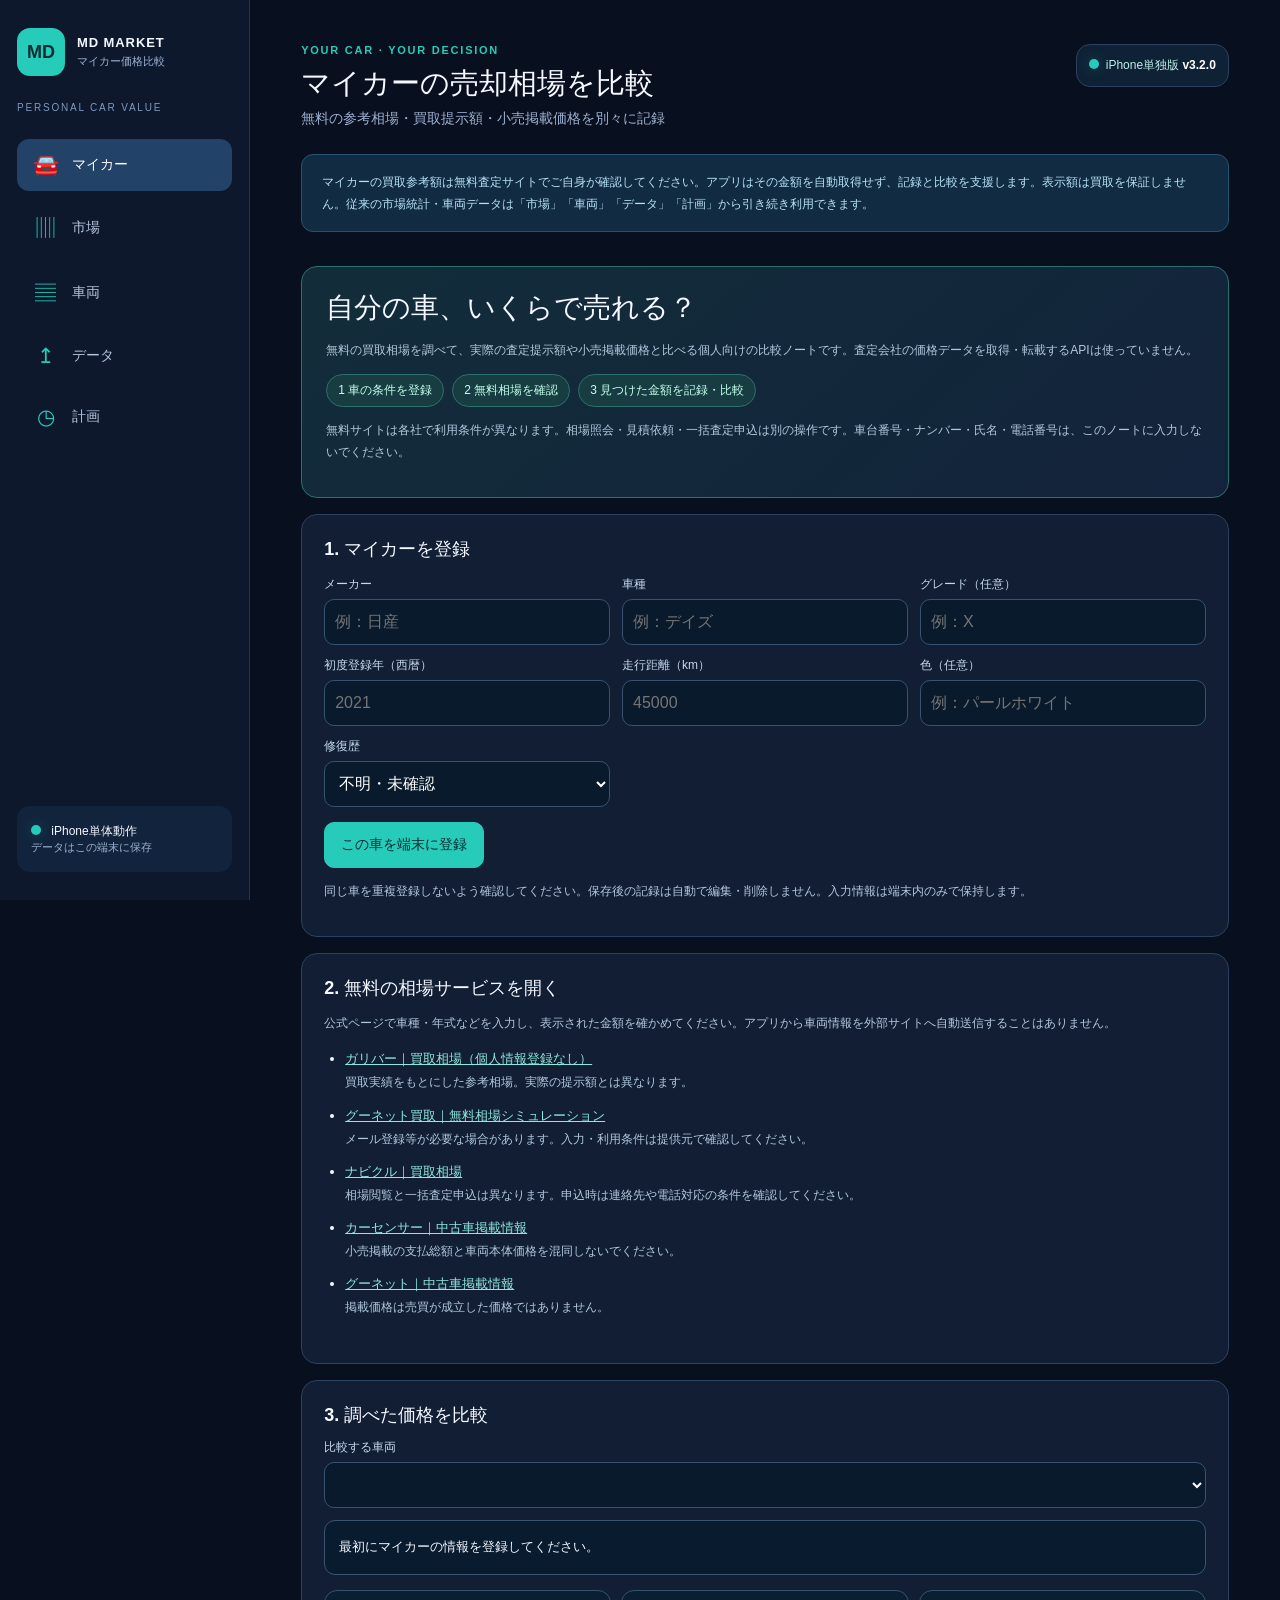
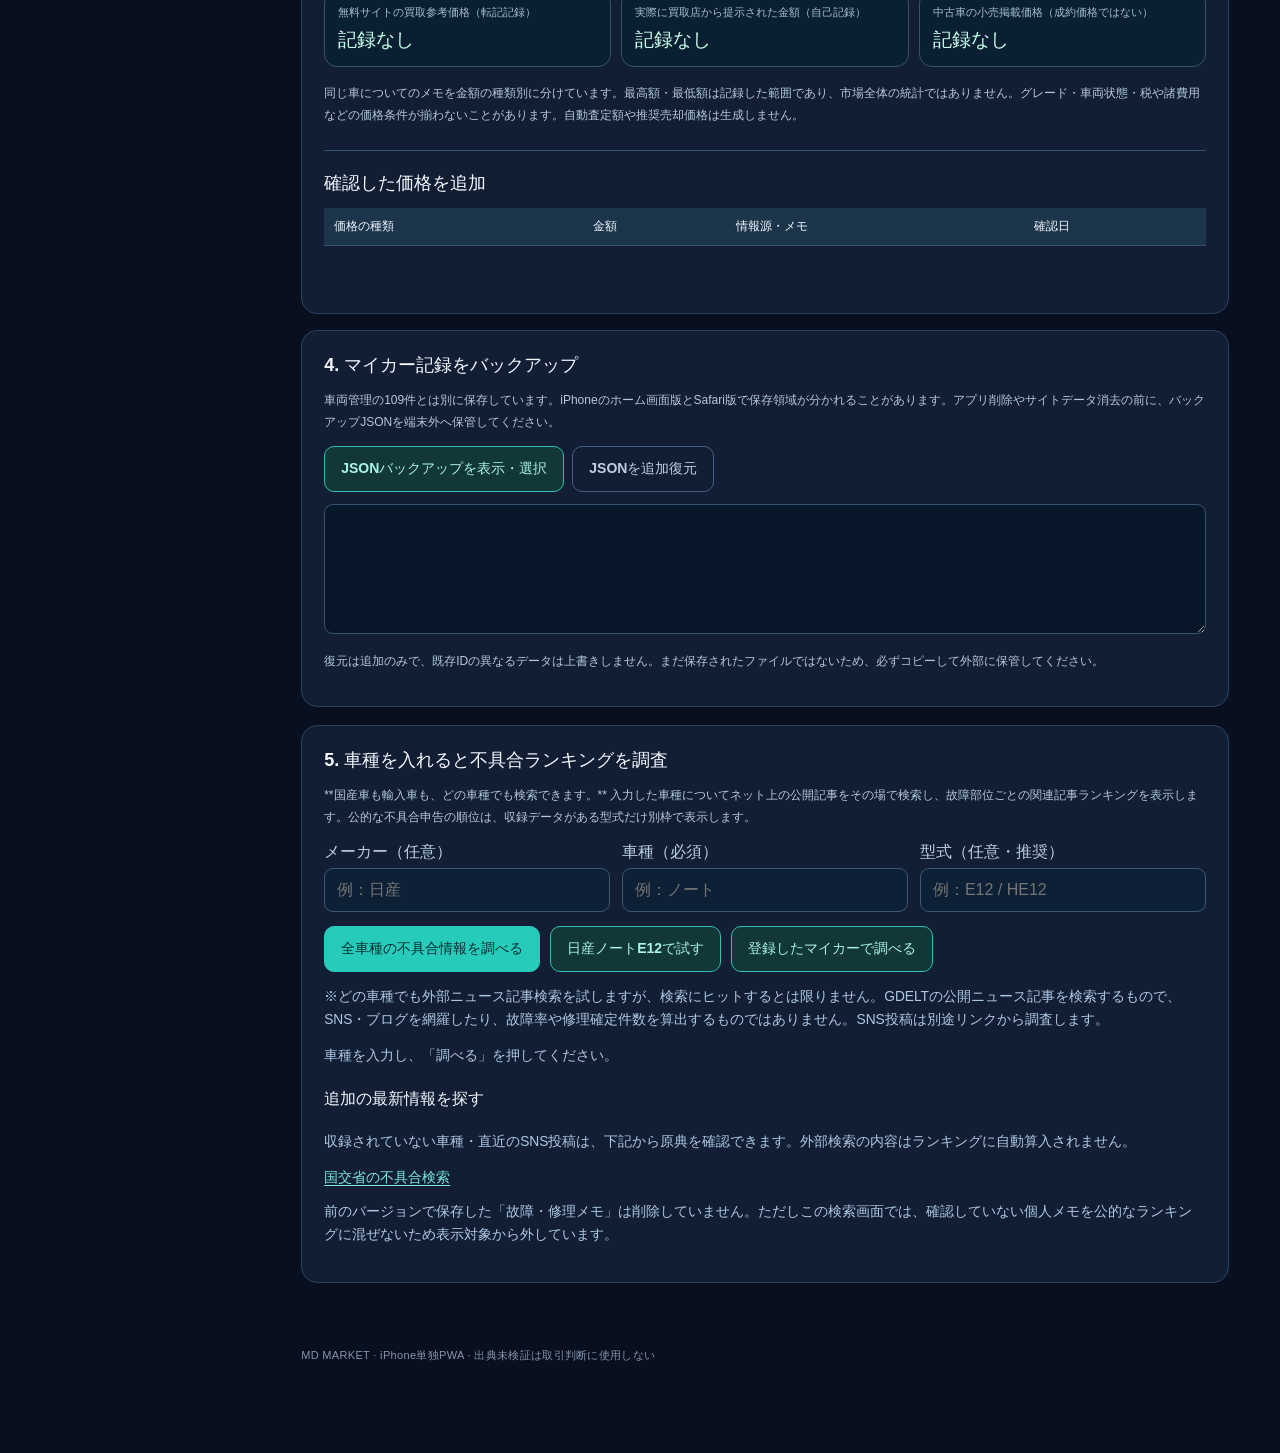
<file: index.html>
<!doctype html>
<html lang="ja">
<head>
  <meta charset="utf-8">
  <meta name="viewport" content="width=device-width,initial-scale=1,viewport-fit=cover">
  <meta name="theme-color" content="#091326">
  <meta name="apple-mobile-web-app-capable" content="yes">
  <meta name="apple-mobile-web-app-status-bar-style" content="black-translucent">
  <meta name="apple-mobile-web-app-title" content="MD MARKET">
  <meta name="description" content="無料査定サイトを調べて比較するマイカー相場ノート。価格は自分で記録し、iPhoneに保存します">
  <link rel="icon" type="image/svg+xml" href="./icons/icon.svg">
  <link rel="apple-touch-icon" href="./icons/icon-192.png">
  <link rel="manifest" href="./manifest.webmanifest">
  <link rel="stylesheet" href="./style.css?v=1.2">
  <link rel="stylesheet" href="./data-refresh.css?v=1.0.0">
  <link rel="stylesheet" href="./market-intelligence.css?v=1.0.0">
  <link rel="stylesheet" href="./model-sales.css?v=1.4">
  <link rel="stylesheet" href="./valuation.css?v=1.5">
  <link rel="stylesheet" href="./md-risk.css?v=2.2.0">
  <link rel="stylesheet" href="./repair-md.css?v=3.7.0">
  <link rel="stylesheet" href="./overseas-market.css?v=3.8.0">
  <link rel="stylesheet" href="./crossborder-signal.css?v=3.9.0">
  <link rel="stylesheet" href="./russia-yaris.css?v=4.0.0">
  <link rel="stylesheet" href="./global-export-model.css?v=4.3.0">
  <link rel="stylesheet" href="./export-evidence-desk.css?v=4.4.0">
  <link rel="stylesheet" href="./country-export-mix.css?v=4.1.0">
  <link rel="stylesheet" href="./estat-exports.css?v=4.2.0">
  <link rel="stylesheet" href="./audit.css?v=1.6">
  <link rel="stylesheet" href="./demand-signals.css?v=1.7.1">
  <link rel="stylesheet" href="./listing-counts.css?v=1.0.0">
  <link rel="stylesheet" href="./kei-history.css?v=1.8">
  <link rel="stylesheet" href="./registered-history.css?v=1.9">
  <link rel="stylesheet" href="./history-fold.css?v=3.4.0">
  <link rel="stylesheet" href="./inventory-observations.css?v=2.1.0">
  <link rel="stylesheet" href="./resale-research.css?v=1.0.0">
  <link rel="stylesheet" href="./md-evidence.css?v=2.1.0">
  <link rel="stylesheet" href="./model-price-report.css?v=2.3.0">
  <link rel="stylesheet" href="./observation-watch.css?v=2.4.0">
  <link rel="stylesheet" href="./personal-car.css?v=2.5.0">
  <link rel="stylesheet" href="./fault-risk.css?v=2.6.0">
  <link rel="stylesheet" href="./fault-research.css?v=2.7.0">
  <link rel="stylesheet" href="./market-warning.css?v=2.9.0">
  <link rel="stylesheet" href="./regional-jobs.css?v=3.0.0">
  <link rel="stylesheet" href="./prefecture-jobs.css?v=4.5.0">
  <link rel="stylesheet" href="./population-migration.css?v=4.6.0">
  <link rel="stylesheet" href="./residual-gap.css?v=3.1.0">
  <link rel="stylesheet" href="./residual-maturity.css?v=3.2.0">
  <title>MD MARKET | マイカー売却相場を比較</title>
</head>
<body>
  <div class="shell">
    <aside class="side">
      <a href="#mycar" class="brand"><span class="logo">MD</span><span><strong>MD MARKET</strong><small>マイカー価格比較</small></span></a>
      <div class="side-label">PERSONAL CAR VALUE</div>
      <nav aria-label="画面の切り替え">
        <a href="#mycar" data-tab="mycar"><span class="nav-icon">🚘</span><span>マイカー</span></a>
        <a href="#overview" data-tab="overview"><span class="nav-icon">▥</span><span>市場</span></a>
        <a href="#records" data-tab="records"><span class="nav-icon">▤</span><span>車両</span></a>
        <a href="#import" data-tab="import"><span class="nav-icon">↥</span><span>データ</span></a>
        <a href="#plan" data-tab="plan"><span class="nav-icon">◷</span><span>計画</span></a>
      </nav>
      <div class="side-footer"><span class="live-dot"></span> iPhone単体動作<br><small>データはこの端末に保存</small></div>
    </aside>
    <main>
      <header class="topbar">
        <div><div class="eyebrow">YOUR CAR · YOUR DECISION</div><h1 id="page-title">マイカーの売却相場を比較</h1><p id="page-subtitle">無料査定サイトを確認し、価格を自分の端末に整理</p></div>
        <div class="status"><span class="live-dot"></span><span>iPhone単独版 <b>v3.2.0</b></span></div>
      </header>
      <div class="notice" role="note">マイカーの買取参考額は無料査定サイトでご自身が確認してください。アプリはその金額を自動取得せず、記録と比較を支援します。表示額は買取を保証しません。従来の市場統計・車両データは「市場」「車両」「データ」「計画」から引き続き利用できます。</div>
      <section class="screen" id="mycar">
        <div class="mycar-screen">
          <div class="mycar-hero">
            <h2>自分の車、いくらで売れる？</h2>
            <p class="mycar-intro">無料の買取相場を調べて、実際の査定提示額や小売掲載価格と比べる<strong>個人向けの比較ノート</strong>です。査定会社の価格データを取得・転載するAPIは使っていません。</p>
            <div class="mycar-steps"><span>1 車の条件を登録</span><span>2 無料相場を確認</span><span>3 見つけた金額を記録・比較</span></div>
            <p class="mycar-note">無料サイトは各社で利用条件が異なります。相場照会・見積依頼・一括査定申込は別の操作です。車台番号・ナンバー・氏名・電話番号は、このノートに入力しないでください。</p>
          </div>
          <article class="panel mycar-panel">
            <h3>1. マイカーを登録</h3>
            <form id="mycar-car-form">
              <div class="mycar-fields">
                <label>メーカー<input id="mycar-make" required maxlength="50" placeholder="例：日産"></label>
                <label>車種<input id="mycar-model" required maxlength="80" placeholder="例：デイズ"></label>
                <label>グレード（任意）<input id="mycar-grade" maxlength="100" placeholder="例：X"></label>
                <label>初度登録年（西暦）<input id="mycar-year" type="number" min="1950" max="2028" step="1" required inputmode="numeric" placeholder="2021"></label>
                <label>走行距離（km）<input id="mycar-mileage" type="number" min="0" max="2000000" step="1" required inputmode="numeric" placeholder="45000"></label>
                <label>色（任意）<input id="mycar-color" maxlength="60" placeholder="例：パールホワイト"></label>
                <label>修復歴<select id="mycar-repair" required><option value="unknown">不明・未確認</option><option value="none">なし</option><option value="yes">あり</option></select></label>
              </div>
              <button class="button primary" id="mycar-save-car" type="submit">この車を端末に登録</button>
            </form>
            <p class="mycar-note">同じ車を重複登録しないよう確認してください。保存後の記録は自動で編集・削除しません。入力情報は端末内のみで保持します。</p>
          </article>
          <article class="panel mycar-panel">
            <h3>2. 無料の相場サービスを開く</h3>
            <p class="mycar-intro">公式ページで車種・年式などを入力し、表示された金額を確かめてください。アプリから車両情報を外部サイトへ自動送信することはありません。</p>
            <ul id="mycar-services" class="mycar-services"></ul>
          </article>
          <article class="panel mycar-panel">
            <h3>3. 調べた価格を比較</h3>
            <label for="mycar-selector" class="mycar-select-label">比較する車両
              <select id="mycar-selector" aria-label="相場を比較する車両"></select>
            </label>
            <p class="mycar-summary" id="mycar-summary">登録済みの車両を確認中…</p>
            <div class="mycar-price-grid">
              <div class="mycar-price"><small>無料サイトの買取参考価格（転記記録）</small><strong id="mycar-estimate">記録なし</strong></div>
              <div class="mycar-price"><small>実際に買取店から提示された金額（自己記録）</small><strong id="mycar-offer">記録なし</strong></div>
              <div class="mycar-price"><small>中古車の小売掲載価格（成約価格ではない）</small><strong id="mycar-retail">記録なし</strong></div>
            </div>
            <p class="mycar-note">同じ車についてのメモを金額の種類別に分けています。最高額・最低額は<strong>記録した範囲</strong>であり、市場全体の統計ではありません。グレード・車両状態・税や諸費用などの価格条件が揃わないことがあります。自動査定額や推奨売却価格は生成しません。</p>
            <div class="mycar-quote-section">
              <h3>確認した価格を追加</h3>
              <form id="mycar-quote-form" hidden>
                <div class="mycar-fields">
                  <label>金額の種類<select id="mycar-type" required>
                    <option value="estimate">無料相場サイトの参考価格</option>
                    <option value="offer">実際の買取店の提示額</option>
                    <option value="retail">中古車サイトの小売掲載価格</option>
                  </select></label>
                  <label>金額（円）<input id="mycar-price" type="number" min="1" max="1000000000" step="1" inputmode="numeric" required placeholder="例：700000"></label>
                  <label>確認日<input id="mycar-date" type="date" required></label>
                  <label>情報元の名前<input id="mycar-source" maxlength="100" required placeholder="例：ガリバー / 〇〇買取店"></label>
                  <label class="wide">参考元URL（任意）<input id="mycar-source-url" type="url" placeholder="https://..."></label>
                  <label class="wide">条件・注意点のメモ（任意）<textarea id="mycar-notes" maxlength="400" placeholder="参考価格の範囲・走行距離条件・税や諸費用の扱い・査定有効期限など"></textarea></label>
                </div>
                <button class="button primary" type="submit" id="mycar-save-quote">この金額を記録</button>
              </form>
            </div>
            <div class="mycar-table-container"><table class="mycar-table"><thead><tr><th>価格の種類</th><th>金額</th><th>情報源・メモ</th><th>確認日</th></tr></thead><tbody id="mycar-quote-rows"></tbody></table></div>
            <p id="mycar-status" role="status" aria-live="polite"></p>
          </article>
          <article class="panel mycar-panel">
            <h3>4. マイカー記録をバックアップ</h3>
            <p class="mycar-note">車両管理の109件とは別に保存しています。iPhoneのホーム画面版とSafari版で保存領域が分かれることがあります。アプリ削除やサイトデータ消去の前に、バックアップJSONを端末外へ保管してください。</p>
            <div class="mycar-actions"><button type="button" id="mycar-export" class="button secondary">JSONバックアップを表示・選択</button><button type="button" id="mycar-restore" class="button ghost">JSONを追加復元</button></div>
            <textarea id="mycar-backup" class="mycar-backup" spellcheck="false" autocorrect="off" aria-label="マイカー相場ノートのバックアップJSON"></textarea>
            <p class="mycar-note">復元は追加のみで、既存IDの異なるデータは上書きしません。まだ保存されたファイルではないため、必ずコピーして外部に保管してください。</p>
          </article>
          <article class="panel mycar-panel fault-search-panel" id="fault-search-panel">
            <h3>5. 車種を入れると不具合ランキングを調査</h3>
            <p class="mycar-intro">**国産車も輸入車も、どの車種でも検索できます。** 入力した車種についてネット上の公開記事をその場で検索し、故障部位ごとの関連記事ランキングを表示します。公的な不具合申告の順位は、収録データがある型式だけ別枠で表示します。</p>
            <form id="fault-search-form">
              <div class="fault-search-grid">
                <label>メーカー（任意）<input id="fault-search-make" maxlength="50" placeholder="例：日産" autocomplete="off"></label>
                <label>車種（必須）<input id="fault-search-model" maxlength="80" required placeholder="例：ノート" autocomplete="off"></label>
                <label>型式（任意・推奨）<input id="fault-search-code" maxlength="30" placeholder="例：E12 / HE12" autocapitalize="characters"></label>
              </div>
              <div class="fault-search-actions">
                <button type="submit" class="button primary" id="fault-search-run">全車種の不具合情報を調べる</button>
                <button type="button" class="button secondary" id="fault-search-e12">日産ノートE12で試す</button>
                <button type="button" class="button secondary" id="fault-search-mycar">登録したマイカーで調べる</button>
              </div>
            </form>
            <p class="fault-note">※どの車種でも外部ニュース記事検索を試しますが、検索にヒットするとは限りません。GDELTの公開ニュース記事を検索するもので、SNS・ブログを網羅したり、故障率や修理確定件数を算出するものではありません。SNS投稿は別途リンクから調査します。</p>
            <p id="fault-search-status" class="fault-note" role="status" aria-live="polite">車種を入力し、「調べる」を押してください。</p>
            <div id="fault-search-results" aria-live="polite"></div>
            <h4>追加の最新情報を探す</h4>
            <p class="fault-note">収録されていない車種・直近のSNS投稿は、下記から原典を確認できます。外部検索の内容はランキングに自動算入されません。</p>
            <div id="fault-search-links" class="fault-search-links">
              <a href="https://renrakuda.mlit.go.jp/renrakuda/opn.html" target="_blank" rel="noopener noreferrer">国交省の不具合検索</a>
            </div>
            <p class="fault-note">前のバージョンで保存した「故障・修理メモ」は削除していません。ただしこの検索画面では、確認していない個人メモを公的なランキングに混ぜないため表示対象から外しています。</p>
          </article>
        </div>
      </section>
      <section class="screen" id="overview">
        <article class="panel public-refresh-panel" id="public-refresh" aria-label="公開データの自動更新状況">
          <div class="public-refresh-head">
            <div><h2>公開データの自動更新状況</h2><p>公式データを定期確認し、更新遅れ・取得失敗・未設定を分けて表示します。</p></div>
            <button class="button secondary" type="button" id="public-refresh-check">公開データを再確認</button>
          </div>
          <p id="public-refresh-summary" class="public-refresh-summary" aria-live="polite">更新状況を確認しています…</p>
          <div id="public-refresh-list" class="public-refresh-list" role="list"></div>
          <p class="public-refresh-limits">公式統計は元サイトの公表後に反映されます。「再確認」はサーバーに保存済みの公開データを再読み込みする操作です。個別落札価格、許可のない掲載サイトの情報、端末内の車両記録・手入力データは自動取得・変更しません。</p>
        </article>
        <details class="panel history-fold mi-panel" id="mi-panel">
          <summary class="history-fold-summary"><span class="history-fold-title"><strong>市場インテリジェンス｜5段階分析</strong><small>異変検知 → 将来供給 → 地域比較 → 仮説探索 → 過去検証</small></span></summary>
          <div class="history-fold-body">
            <div class="mi-header">
              <div>
                <h2>市場の変化を見つけ、根拠から検証する</h2>
                <p class="mi-intro">公式・出典付きデータだけを照合します。車種別の中古車落札価格、販売日数、仕入れ推奨額を作り出す機能ではありません。</p>
              </div>
              <button class="button secondary" id="mi-reload" type="button">公開データを再確認</button>
            </div>
            <p class="mi-intro" id="mi-status" role="status" aria-live="polite">データ確認中…</p>
            <div class="mi-source-strip" id="mi-sources" aria-label="照合資料の取得状況"></div>
            <div class="mi-stages" aria-label="市場分析ステップ">
              <button type="button" data-mi-stage="radar" aria-pressed="true">01 異変レーダー</button>
              <button type="button" data-mi-stage="supply" aria-pressed="false">02 供給シナリオ</button>
              <button type="button" data-mi-stage="regional" aria-pressed="false">03 地域比較</button>
              <button type="button" data-mi-stage="hypotheses" aria-pressed="false">04 仮説探索</button>
              <button type="button" data-mi-stage="backtest" aria-pressed="false">05 過去検証</button>
            </div>
            <section class="mi-stage" data-mi-content="radar">
              <h3>① 中古車市場の異変レーダー</h3>
              <p class="mi-intro">USS全車種平均。前月との動きの食い違いを探します。既存の「USS市場全体の早期警戒」と同じ公開元を使用します。</p>
              <div class="mi-controls"><label for="mi-month">検証する月<select id="mi-month"><option value="">読み込み中</option></select></label></div>
              <div id="mi-radar-result" aria-live="polite"></div>
            </section>
            <section class="mi-stage" data-mi-content="supply" hidden>
              <h3>② 将来の中古車供給候補・シナリオ</h3>
              <p class="mi-intro">ある年に販売された新車が、3・5・7年経過した時点の母集団を確認します。表示は上位車種の一部だけで、中古車の実際の放出台数ではありません。</p>
              <div class="mi-controls">
                <label for="mi-supply-year">経過する年<select id="mi-supply-year"><option value="2027">2027年</option><option value="2028" selected>2028年</option><option value="2029">2029年</option><option value="2030">2030年</option><option value="2031">2031年</option><option value="2032">2032年</option></select></label>
                <label for="mi-supply-age">経過年数<select id="mi-supply-age"><option value="3">3年経過</option><option value="5" selected>5年経過</option><option value="7">7年経過</option></select></label>
                <label for="mi-supply-share">流通する比率（仮定）<input id="mi-supply-share" type="range" min="0" max="100" step="5" value="20"><span id="mi-supply-share-label" class="mi-caption">20%（仮定）</span></label>
              </div>
              <div id="mi-supply-result" aria-live="polite"></div>
              <button class="button secondary" id="mi-advanced" type="button">残クレ満了・AA流通の詳細試算を開く</button>
            </section>
            <section class="mi-stage" data-mi-content="regional" hidden>
              <h3>③ 求人と人口移動から地域の変化を比較</h3>
              <p class="mi-intro">47都道府県の求人増減と国内他県間の人口移動を合わせて表示します。自動車需要の増減とは断定しません。</p>
              <div class="mi-controls">
                <label for="mi-region-month">資料が揃った月<select id="mi-region-month"><option value="">読み込み中</option></select></label>
                <label for="mi-region-basis">求人の比較期間<select id="mi-region-basis"><option value="yoy" selected>前年同月比</option><option value="mom">前月比</option></select></label>
                <label for="mi-region-order">並び順<select id="mi-region-order"><option value="jobPct">求人の増加率順</option><option value="netChange">純移動の前年差順</option><option value="net">純移動人数順</option></select></label>
              </div>
              <div id="mi-region-result" aria-live="polite"></div>
            </section>
            <section class="mi-stage" data-mi-content="hypotheses" hidden>
              <h3>④ 自動仮説探索・反証の設計</h3>
              <p class="mi-intro">現時点は根拠を追跡できるルールベースの仮説生成です。外部のAI APIを呼んで独自に資料調査した結果ではありません。</p>
              <div id="mi-hypothesis-result" aria-live="polite"></div>
            </section>
            <section class="mi-stage" data-mi-content="backtest" hidden>
              <h3>⑤ 過去の警戒判定と翌月実績を事後検証</h3>
              <p class="mi-intro">後から判定を改ざんせず、当月に入手できる情報だけで警戒を作り、翌月の公式平均単価と比較します。車種別相場予測ではありません。</p>
              <div id="mi-backtest-result" aria-live="polite"></div>
            </section>
            <p class="mi-caption">未許諾のサイト巡回は行わず、iPhoneの車両記録や手入力した価格を変更しません。公開月が異なる統計を無理に同期せず、欠測は欠測として扱います。</p>
          </div>
        </details>
        <div class="section-heading"><h2>市場サマリー</h2><span>端末内の保存データ</span></div>
        <div class="stat-grid">
          <div class="stat"><small>登録レコード</small><strong id="count-all">0</strong><span>件</span></div>
          <div class="stat"><small>対応車種</small><strong id="count-models">0</strong><span>車種</span></div>
          <div class="stat"><small>登録オークション価格</small><strong id="count-auction">0</strong><span>件</span></div>
          <div class="stat"><small>登録小売掲載価格</small><strong id="count-retail">0</strong><span>件</span></div>
        </div>
        <p class="coverage" id="coverage"></p>
        <div class="audit-overview" id="audit-overview" aria-live="polite">個別価格の出典照合状況を確認中…</div>
        <p><button class="button secondary" type="button" id="md-evidence-jump">MD仕入れ判断の根拠を確認する</button></p>

        <details class="panel resale-panel history-fold" id="resale-panel">
          <summary class="history-fold-summary"><span class="history-fold-title"><strong>リセバ総研｜年式別・週次の公開相場ノート</strong><small>公式ページを参照 → 数値を手動記録 → 同条件の過去記録と比較</small></span></summary>
          <div class="history-fold-body">
            <h2>リセバ総研の公開情報を活用</h2>
            <p class="resale-help">出典はIDOM運営の「リセールバリュー総合研究所」。年式別の平均売却予想額・平均走行距離、週次の平均売却予想額・査定件数を、本人が原典を確認して端末に記録します。<strong>これは実際の買取価格・USS落札価格ではありません。</strong>サイトを自動収集せず、外部に数値を送信・公開しません。</p>
            <div class="resale-links">
              <a href="https://resalevalue.jp/" target="_blank" rel="noopener noreferrer">リセバ総研 公式トップ</a>
              <a href="https://resalevalue.jp/article/alphard/" target="_blank" rel="noopener noreferrer">アルファード</a>
              <a href="https://resalevalue.jp/article/harrier/" target="_blank" rel="noopener noreferrer">ハリアー</a>
              <a href="https://resalevalue.jp/article/prado/" target="_blank" rel="noopener noreferrer">プラド</a>
            </div>
            <form id="resale-form">
              <div class="resale-fields">
                <label>公式記事の候補
                  <select id="resale-quick">
                    <option value="アルファード">アルファード</option>
                    <option value="ハリアー">ハリアー</option>
                    <option value="ランドクルーザープラド">ランドクルーザープラド</option>
                    <option value="">その他（以下を入力）</option>
                  </select>
                </label>
                <label>メーカー<input id="resale-make" maxlength="40" required value="トヨタ"></label>
                <label>車種<input id="resale-model" maxlength="70" required value="アルファード"></label>
                <label>動力方式
                  <select id="resale-powertrain"><option value="gasoline">ガソリン</option><option value="hybrid">ハイブリッド</option><option value="diesel">ディーゼル</option><option value="electric">電気</option><option value="mixed">複数方式混合・指定なし</option><option value="other">その他</option></select>
                </label>
                <label>集計表の対象（型式・グレードなど）<input id="resale-segment" maxlength="100" required value="車種全体" placeholder="例：ZSU60W型／Z レザーパッケージ"></label>
                <label>公開表の集計区分
                  <select id="resale-metric"><option value="year_avg">年式別・平均売却予想額</option><option value="weekly_avg">週次・全体平均売却予想額</option></select>
                </label>
                <label>対象の年式（年式別のみ）<input id="resale-year" type="number" min="1980" max="2100" inputmode="numeric" placeholder="2022" required></label>
                <label>集計終了日（週末／4週間の末日）<input id="resale-period" type="date" required></label>
                <label>記事公開日（分かる場合）<input id="resale-published" type="date"></label>
                <label>自分が原典を確認した日<input id="resale-observed" type="date" required></label>
                <label>平均売却予想額（円）<input id="resale-price" type="number" inputmode="numeric" min="1" max="100000000" step="1" placeholder="3484090" required></label>
                <label>平均走行距離（km・年式別のみ）<input id="resale-mileage" type="number" inputmode="numeric" min="0" max="2000000" step="1"></label>
                <label>査定件数（該当週のみ）<input id="resale-sample" type="number" inputmode="numeric" min="1" max="1000000" step="1"></label>
                <label>公式記事URL（必須）<input id="resale-source" type="url" required placeholder="https://resalevalue.jp/article/..."></label>
                <label>照合メモ（任意）<input id="resale-memo" maxlength="200" placeholder="記事の対象表・型式など"></label>
              </div>
              <p class="resale-note">車種全体の査定件数を「年式別件数」として扱わないよう、年式別記録には査定件数を入力できません。週次記録には平均走行距離を入力できません。集計期間や年式、動力方式、型式・グレードなどの対象が異なる値は同じ系列として比較しません。</p>
              <div class="resale-actions"><button type="submit" class="button secondary" id="resale-save">原典を確認して端末に記録</button></div>
            </form>
            <p id="resale-status" role="status" aria-live="polite"></p>
            <h3>本人が保存した観測結果</h3>
            <p class="resale-help" id="resale-count"></p>
            <div id="resale-list" class="resale-list"></div>
            <details>
              <summary>バックアップ・復元（端末データ保護）</summary>
              <p class="resale-note">JSONを表示した後、iPhoneの「ファイル」等に別途コピー・保存してください。復元は追加のみ。同一条件に違う値がある場合は上書きしません。Safari版とホーム画面版は別の保存領域になる場合があります。</p>
              <textarea id="resale-backup" spellcheck="false" autocorrect="off" aria-label="リセバ総研メモのバックアップJSON"></textarea>
              <div class="resale-actions">
                <button type="button" class="button secondary" id="resale-backup-show">バックアップJSONを表示</button>
                <button type="button" class="button ghost" id="resale-restore">JSONから追加復元</button>
              </div>
            </details>
            <p class="resale-note">本機能は公開記事へのリンクと本人による手入力記録のみ。API・スクレイピング・第三者データの定期取得・GitHub公開JSONへの転載は行いません。再利用許諾が得られたら別途連携します。価格差はサンプル構成の影響を受け、個別車両の価格変動や将来の市場価格を直接示しません。</p>
          </div>
        </details>
        <details class="panel overseas-panel history-fold" id="overseas-panel">
          <summary class="history-fold-summary"><span class="history-fold-title"><strong>海外中古車需要・輸出動向</strong><small>月次輸出台数／国別需要／為替・輸入規制メモ</small></span></summary>
          <div class="history-fold-body">
            <h2>海外市場の需給シグナル</h2>
            <p class="overseas-muted">日本から海外への中古車輸出は国内オークションの買い手側に関わります。国別の台数と前年同月・同期を比較できますが、車種別の落札数、成約価格、将来の相場を直接示すものではありません。</p>
            <div id="overseas-results" hidden>
              <div class="overseas-metrics" id="overseas-metrics"></div>
              <h3>2025年・2026年の月別輸出台数</h3>
              <p class="overseas-muted">欠損月は「未公表」と表示。前年同月比を計算します。バーは年ごとの系列ではなく、両年を同じスケールで描画しています。</p>
              <div class="overseas-table-container"><table class="overseas-table">
                <thead><tr><th>月</th><th>2025年</th><th>2026年</th><th>前年同月比</th></tr></thead>
                <tbody id="overseas-months"></tbody>
              </table></div>
              <h3>主な輸出先と前年同期比</h3>
              <p id="overseas-country-period" class="overseas-muted"></p>
              <div id="overseas-countries"></div>
              <h3>車両カテゴリー別：輸出先の違い</h3>
              <label class="overseas-muted" for="overseas-type">分類を選ぶ</label>
              <select id="overseas-type" aria-label="輸出車両の種類"></select>
              <p id="overseas-type-period" class="overseas-muted"></p>
              <div id="overseas-types-list" class="overseas-type-results"></div>
              <p class="overseas-warn">国別累計とカテゴリ別月次は対象期間が異なります。普通車・ハイブリッド・軽自動車等のサイト分類はメーカー・車種名ではありません。国別ランキングの数字を特定車種の輸出需要として流用しないでください。</p>
            </div>
            <p class="overseas-muted" id="overseas-definition"></p>
            <p id="overseas-source" class="overseas-muted"></p>
            <div class="overseas-grid">
              <div><a href="https://www.customs.go.jp/toukei/" target="_blank" rel="noopener noreferrer">財務省：貿易統計（原典）</a></div>
              <div><a href="https://www.stat-search.boj.or.jp/ssi/mtshtml/fm08_d_1.html" target="_blank" rel="noopener noreferrer">日銀：ドル円為替データ</a></div>
              <div><a href="https://www.meti.go.jp/policy/external_economy/trade_control/02_export/17_russia/qa.html" target="_blank" rel="noopener noreferrer">経産省：輸出規制の確認</a></div>
              <div><a href="https://jumv.net/" target="_blank" rel="noopener noreferrer">JUMV.NET：最新の月次輸出統計</a></div>
            </div>
            <details>
              <summary><strong>ドル円の観測値・海外規制などを記録</strong></summary>
              <p class="overseas-muted">月次統計の自動更新や海外ニュースの自動監視は未実装です。公表元を確認したうえで、ドル円レートや海外の出来事を手入力して保存できます。観測記録は市場の事実として自動採用しません。</p>
              <h3>ドル円（USD/JPY）を記録</h3>
              <div class="overseas-grid">
                <label>観測日<input type="date" id="overseas-fx-date"></label>
                <label>1ドル＝何円<input type="number" id="overseas-usdjpy" min="50" max="300" step="0.01" inputmode="decimal" placeholder="例：150.20"></label>
                <label>出典名<input id="overseas-fx-source" maxlength="120" placeholder="例：日本銀行"></label>
                <label>出典URL<input id="overseas-fx-url" type="url" placeholder="https://..."></label>
              </div>
              <button type="button" class="button secondary" id="overseas-add-fx">ドル円を端末に記録</button>
              <h3>輸出先国の制度変更・需要・海上輸送メモ</h3>
              <div class="overseas-grid">
                <label>確認日／制度発効日<input type="date" id="overseas-event-date"></label>
                <label>対象国<input id="overseas-event-country" maxlength="70" placeholder="例：ケニア／ロシア／全世界"></label>
                <label class="wide">事実と市場への仮説を区別してメモ<input id="overseas-event-description" maxlength="500" placeholder="例：新しい輸入規制の発効。中古車需要への影響は未検証"></label>
                <label>出典名<input id="overseas-event-source" maxlength="120" placeholder="例：相手国税関・経産省"></label>
                <label>公式・参考出典URL<input id="overseas-event-url" type="url" placeholder="https://..."></label>
              </div>
              <button type="button" class="button secondary" id="overseas-add-event">海外動向を端末に記録</button>
              <h3>記録一覧・バックアップ</h3>
              <p id="overseas-notes-count" class="overseas-muted"></p>
              <div id="overseas-notes"></div>
              <button type="button" class="button secondary" id="overseas-export">JSONバックアップを書き出す</button>
              <button type="button" class="button ghost" id="overseas-import">JSONを追加復元</button>
              <textarea id="overseas-backup" rows="4" aria-label="海外観測データのバックアップJSON" spellcheck="false"></textarea>
            </details>
            <p id="overseas-status" class="overseas-muted" role="status" aria-live="polite">海外の統計データを読み込み中…</p>
            <p class="overseas-warn">国内価格との比較：輸出台数増加は買い需要の手掛かりですが、為替、車齢規制、車種・仕様の適合、船積み、季節要因によって国内の個別車両への影響は異なります。仕入れ推奨・実際の成約率の算出には使用しません。</p>
          </div>
        </details>
        <details class="panel country-mix-panel history-fold" id="country-mix-panel">
          <summary class="history-fold-summary"><span class="history-fold-title"><strong>世界各国｜中古車の輸出内訳</strong><small>国を選択／普通車・軽・HV・EV・トラック・バス／HS別</small></span></summary>
          <div class="history-fold-body">
            <h2>輸出先ごとに車両区分を調べる</h2>
            <p class="cm-muted">集計期間とデータ源を区別します。最初から見られる車両タイプの台数は「各分類の上位5輸出先」のみで、世界全体・車種名別の完全な内訳ではありません。</p>
            <div class="cm-controls">
              <label>輸出先の国<select id="country-mix-country" aria-label="輸出先の国を選ぶ"></select></label>
              <label>車両区分の確認月<input id="country-mix-month" type="month" min="2026-01" max="2026-12" aria-label="車両区分の対象月"></label>
            </div>
            <div id="country-mix-details" aria-live="polite"></div>
            <h4>輸出先ランキング（車両区分で切替）</h4>
            <label class="cm-muted" for="country-mix-type">比較する車両区分</label>
            <select id="country-mix-type" aria-label="輸出ランキングの車両区分"></select>
            <div id="country-mix-ranking"></div>
            <details>
              <summary><strong>財務省・e-StatのHSコード別データを追加（任意）</strong></summary>
              <p class="cm-muted">財務省の2026年の中古乗用車HS番号を対象にしています。ガソリン排気量別／ディーゼル／HV／PHEV／EVを区別します。税関の公表表から必要な数字を確認し、指定のCSV形式で転記してください。入力した値は「本人転記・未検証」であって、アプリが自動取得・公的認証したものではありません。</p>
              <p class="cm-muted"><a href="https://www.customs.go.jp/yusyutu/2026_01_01/data/j_87.htm" target="_blank" rel="noopener noreferrer">税関：2026年輸出統計品目表（第87類）</a> ／ <a href="https://www.customs.go.jp/toukei/" target="_blank" rel="noopener noreferrer">財務省：貿易統計</a> ／ <a href="https://www.e-stat.go.jp/api/" target="_blank" rel="noopener noreferrer">e-Stat API案内</a></p>
              <p class="cm-muted">列は period,country,hs_code,units,source_url の順。例示用の架空の台数は用意していません。行の単位は1か月・1輸出先国・1中古乗用車HS番号です。登録済み行と異なる同一月・国・コードの値は上書きしません。端末内の別保存領域にのみ記録します。</p>
              <textarea id="country-mix-csv" spellcheck="false" autocorrect="off" aria-label="輸出先別HS統計のCSV転記・バックアップ"></textarea>
              <div class="cm-actions">
                <button class="button secondary" type="button" id="country-mix-template">CSVの見出しを表示</button>
                <button class="button secondary" type="button" id="country-mix-import">CSVの行を追加</button>
                <button class="button ghost" type="button" id="country-mix-backup">登録済みCSVを表示・コピー</button>
              </div>
              <p class="cm-muted">本機能は閲覧用公開統計と利用者入力を別系列で保持します。大量データの自動取得には、政府統計の利用登録・API IDの保護と2026年HSコードの照合が必要です。</p>
            </details>
            <section class="estat-export-panel" id="estat-export-panel" aria-label="政府統計による国別中古乗用車輸出">
              <h3>公的統計｜輸出先 × 排気量・動力方式 × 月</h3>
              <p class="cm-muted">財務省「全国・品別国別表（輸出）」の2026年中古乗用車HS番号を利用。JUMV.NETのランキングや端末内の本人転記とは独立した系列です。e-StatのAPI登録が完了するまで実績は未表示です。</p>
              <div class="cm-controls">
                <label>公式統計の輸出先<select id="estat-export-country" aria-label="公式統計の輸出先"></select></label>
                <label>公式統計の対象月<select id="estat-export-month" aria-label="公式統計の年月"></select></label>
              </div>
              <div id="estat-export-results" aria-live="polite"></div>
              <p id="estat-export-status" class="cm-muted" role="status" aria-live="polite">公式統計の接続状況を確認中…</p>
              <p class="cm-muted"><a target="_blank" rel="noopener noreferrer" href="https://www.e-stat.go.jp/api/">e-StatのAPI利用登録</a> ／ <a target="_blank" rel="noopener noreferrer" href="https://www.customs.go.jp/toukei/info/tsdl.htm">財務省の統計表一覧</a></p>
            </section>
            <p id="country-mix-status" class="cm-muted" role="status" aria-live="polite">輸出統計を確認中…</p>
          </div>
        </details>
        <details class="panel export-model-panel history-fold" id="export-model-panel">
          <summary class="history-fold-summary"><span class="history-fold-title"><strong>世界各国 × メーカー × 車種｜海外輸出需要モニター</strong><small>国・メーカー・車種を切替｜公的統計・国内新車数・本人記録を分離</small></span></summary>
          <div class="history-fold-body">
            <h2>国・メーカー・車種を選んで需要を検証</h2>
            <p class="gm-description">車種を選べても、その国への輸出実績や需要が証明されたわけではありません。公表されている全車種の国別輸出台数、車両タイプ別輸出、国内新車販売台数、本人の車種別記録を分けて表示します。統計未収録の国は「未収録」です。</p>
            <div class="gm-selectors">
              <label for="export-model-country">輸出先の国
                <select id="export-model-country" aria-label="海外需要モニターの国を選ぶ"></select>
              </label>
              <label for="export-model-make">メーカー
                <select id="export-model-make" aria-label="海外需要モニターのメーカーを選ぶ"></select>
              </label>
              <label for="export-model-model">車種
                <select id="export-model-model" aria-label="海外需要モニターの車種を選ぶ"></select>
              </label>
            </div>
            <div id="export-model-results" aria-live="polite"></div>
            <section class="gm-evidence-desk" id="export-evidence-panel" aria-label="国別比較と車種別根拠">
              <h3>国別比較｜選択車種の根拠を確認</h3>
              <p class="gm-description">国の全車種輸出台数は、その国の市場規模の参考です。選択した車種の輸出実績とは限りません。本人の原典付き車種別記録がある国と、未取得の国を区別します。</p>
              <label class="gm-evidence-select" for="export-evidence-mode">表示する国
                <select id="export-evidence-mode" aria-label="国別比較の表示範囲">
                  <option value="top10">国全体の輸出先上位10か国（車種の順位ではありません）</option>
                  <option value="recorded">選択車種の本人記録がある国</option>
                  <option value="all">選択可能なすべての国（未収録を含む）</option>
                </select>
              </label>
              <div id="export-evidence-results" aria-live="polite"></div>
            </section>
            <div class="gm-actions">
              <button class="button secondary" type="button" id="export-model-refresh">収録データを再表示</button>
              <button class="button ghost" type="button" id="export-model-country-mix">この国の車両タイプを確認</button>
              <button class="button ghost" type="button" id="export-model-add-note">選択車種の原典付き記録を追加</button>
            </div>
            <p class="gm-description" role="status" aria-live="polite" id="export-model-status">国・車種カタログを取得中…</p>
            <p class="gm-description">国の追加候補はデータ取得済みを意味しません。税関の公式e-Stat更新には別途APIアプリIDが必要です。ロシアの輸出規制は動力方式・排気量等に依存するため車種名だけで輸出可能とは判定しません。</p>
          </div>
        </details>
        <details class="panel crossborder-panel history-fold" id="crossborder-panel">
          <summary class="history-fold-summary"><span class="history-fold-title"><strong>国内在庫 × 海外需要｜車種別比較</strong><small>在庫観測の増減／輸出先国の動向／車種別根拠</small></span></summary>
          <div class="history-fold-body">
            <h2>国内の供給増を海外需要と照らし合わせる</h2>
            <p class="overseas-muted">「国内在庫の増加」と「海外向け輸出台数の増加」は別の指標です。国内は保存した掲載情報、海外は国別の輸出統計を使います。<strong>国別統計から車種別の輸出人気は判断できません。</strong></p>
            <div class="crossborder-selectors">
              <label>国内掲載台数の検索条件（端末内の記録）<select id="crossborder-series" aria-label="比較する国内在庫記録"></select></label>
              <label>海外輸出先（国全体の統計）<select id="crossborder-country" aria-label="比較する国別輸出台数"></select></label>
            </div>
            <div id="crossborder-results" aria-live="polite"></div>
            <p class="overseas-muted">国内掲載データは「車両」画面の掲載台数記録で追加できます。同じURL・地域・グレード・色・検索条件で複数回記録してください。2026年10月のカーセンサー障害をまたぐ比較、30日以上前の記録は保留します。</p>
            <details>
              <summary><strong>車種別の輸出実台数が分かる場合のみ、原典付きで追加</strong></summary>
              <p class="overseas-muted">メーカー・車名・国・集計対象の一致する実績を手入力します。**架空の数字や「海外で人気らしい」という印象を実台数として入力しないでください。** 車種別の公開データが得られない場合、この欄は空で問題ありません。アップロード・自動送信しません。</p>
              <div class="crossborder-evidence">
                <label>メーカー<input id="crossborder-note-make" maxlength="50" placeholder="例：トヨタ"></label>
                <label>車名<input id="crossborder-note-model" maxlength="80" placeholder="例：ヤリス"></label>
                <label>輸出先国<input id="crossborder-note-country" maxlength="60" placeholder="例：タンザニア"></label>
                <label>車種別集計の対象範囲<input id="crossborder-note-scope" maxlength="160" placeholder="例：指定モデルのみ、通関ベース"></label>
                <label>当期の対象月<input type="month" id="crossborder-note-period" placeholder="2026-09"></label>
                <label>前年同月<input type="month" id="crossborder-note-prior-period" placeholder="2025-09"></label>
                <label>当期の輸出台数<input type="number" min="0" step="1" id="crossborder-note-current" placeholder="実績値のみ"></label>
                <label>前年同月の輸出台数<input type="number" min="0" step="1" id="crossborder-note-previous" placeholder="実績値のみ"></label>
                <label>出典名<input id="crossborder-note-source" maxlength="160" placeholder="例：行政公表のモデル別集計"></label>
                <label>出典URL<input type="url" id="crossborder-note-url" placeholder="https://..."></label>
                <label class="wide">対象台数・集計条件の説明（任意）<input id="crossborder-note-extra" maxlength="500" placeholder="例：輸出先別、特定年式、車種の表記差に注意"></label>
              </div>
              <button id="crossborder-save" class="button secondary" type="button">車種別の実績を端末に保存</button>
              <div id="crossborder-notes"></div>
              <p class="overseas-muted">保存記録は入力者の自己申告で、出典URLがあっても自動検証したことにはなりません。データの重複や集計範囲の差は原典で確認してください。</p>
              <button id="crossborder-export" class="button secondary" type="button">JSONバックアップを書き出す</button>
              <button id="crossborder-import" class="button ghost" type="button">JSONから追加復元</button>
              <textarea id="crossborder-json" rows="4" aria-label="車種別海外輸出データのバックアップJSON" spellcheck="false"></textarea>
            </details>
            <p id="crossborder-status" role="status" aria-live="polite" class="overseas-muted">比較の準備中…</p>
            <p class="overseas-muted">この画面は需給分析のための調査補助です。市場の価格予測、売約率、オークション入札の承認ではありません。車両輸出規制、用途・年式制限、陸送費、税金も別途確認してください。</p>
          </div>
        </details>
        <details class="panel demand-panel history-fold" id="demand-signals-panel">
          <summary class="history-fold-summary"><span class="history-fold-title"><strong>中古車の需要シグナル比較</strong><small>問い合わせ・アクセス順位／車種別の関心</small></span></summary>
          <div class="history-fold-body">
          <div class="demand-heading">
            <div>
              <h2>中古車の需要シグナル比較</h2>
              <p class="hint" id="demand-period">2026年9月・全国ランキングを準備中</p>
            </div>
            <button class="button secondary" type="button" id="demand-refresh">保存済み情報を再確認</button>
          </div>
          <p class="demand-scope">カーセンサーの<strong>問い合わせを基にした順位</strong>とグーネットの<strong>月間アクセスを基にした順位</strong>を、同じ月で並べて比較します。問い合わせ件数・アクセス件数・購入率は公開順位からは計算できません。収録範囲は一部です。</p>
          <div class="demand-stats">
            <div class="demand-summary-item"><small>両サイトに記録がある車種</small><strong id="demand-overlap">—</strong></div>
            <div class="demand-summary-item"><small>記録された車種（合計）</small><strong id="demand-covered">—</strong></div>
          </div>
          <div class="demand-source-list">
            <div class="demand-source-entry" id="demand-source-carsensor"></div>
            <div class="demand-source-entry" id="demand-source-goonet"></div>
          </div>
          <div class="demand-top10" aria-label="サイトごとの上位10車種">
            <section class="demand-top10-column" aria-label="カーセンサー上位10車種">
              <h3>問い合わせランキング TOP10</h3>
              <p class="hint">カーセンサー</p>
              <ol id="demand-top10-carsensor" class="demand-top10-list"></ol>
            </section>
            <section class="demand-top10-column" aria-label="グーネット上位10車種">
              <h3>アクセスランキング TOP10</h3>
              <p class="hint">グーネット</p>
              <ol id="demand-top10-goonet" class="demand-top10-list"></ol>
            </section>
          </div>
          <p class="demand-scope">掲載台数は各サイトの<strong>車種別・全国の中古車検索</strong>で表示された件数を、確認日・参照URLとともにiPhone内へ記録します。ランキングの対象月と台数の観測日は別です。自動巡回・無断スクレイピングはしません。</p>
          <p class="demand-scope" id="listing-count-status" role="status" aria-live="polite">各車種の「公式検索」から実際の掲載件数を確認し、「台数を記録」を押してください。検索URLが未設定の車種は公式検索画面で車種を選んでください。</p>
          <details class="demand-entry listing-count-backup-panel">
            <summary>掲載台数の履歴をバックアップ／復元</summary>
            <p class="hint">掲載台数の記録はこのiPhone内だけに保存されます。Safariのデータ整理に備え、定期的にJSONを別の場所へコピーしてください。端末に保存された車両価格データとは別です。</p>
            <button id="listing-count-export" class="button secondary" type="button">バックアップJSONを表示</button>
            <textarea id="listing-count-backup" rows="5" spellcheck="false" aria-label="掲載台数のバックアップJSON" placeholder="ここにバックアップJSONを貼り付けて復元できます"></textarea>
            <button id="listing-count-restore" class="button ghost" type="button">JSONから追加復元</button>
          </details>
          <div class="demand-controls">
            <label for="demand-month">比較対象月
              <select id="demand-month" aria-label="比較対象月"></select>
            </label>
            <label for="demand-common-only"><input type="checkbox" id="demand-common-only" checked>両サイトに載る車種のみ</label>
          </div>
          <p id="demand-status" class="hint" aria-live="polite">データを読み込み中…</p>
          <div id="demand-list" class="demand-list"></div>
          <p class="demand-scope">注意：片方に表示されない車種は「ランキング圏外」ではなく、<strong>今回の収録範囲にないだけ</strong>の場合があります。「N-BOX」と「N-BOXカスタム」など分類が異なる車名は合算していません。各サイトの利用者構成も異なるため、順位差だけで購入率や仕入れ優位性を判定しません。</p>
          <details class="demand-entry">
            <summary>公式ページで確認した順位を手入力で追加</summary>
            <p class="hint">公開元のランキングを自分で確認し、月・順位・メーカー・車名を登録します。情報はこのiPhone内だけに保存され、公式データとは別に表示されます。各サイトから自動スクレイピングは行いません。</p>
            <div class="demand-inputs">
              <label>対象月 <input type="month" id="demand-entry-month" min="2020-01" max="2035-12"></label>
              <label>参照元
                <select id="demand-entry-platform">
                  <option value="carsensor">カーセンサー：問い合わせ順位</option>
                  <option value="goonet">グーネット：閲覧順位</option>
                </select>
              </label>
              <label>順位 <input type="number" id="demand-entry-rank" inputmode="numeric" min="1" max="100" placeholder="例：6"></label>
              <label>メーカー <input id="demand-entry-make" autocomplete="off" placeholder="例：トヨタ"></label>
              <label>車名 <input id="demand-entry-model" autocomplete="off" placeholder="例：シエンタ"></label>
            </div>
            <button class="button primary" type="button" id="demand-add">この端末に順位を記録する</button>
            <p id="demand-manual-status" class="hint" aria-live="polite"></p>
          </details>
        
          </div>
        </details>
        <details class="panel uss-panel history-fold" id="uss-aggregate">
          <summary class="history-fold-summary"><span class="history-fold-title"><strong>USS公式オークション市場統計</strong><small>出品台数・成約率・平均価格の推移</small></span></summary>
          <div class="history-fold-body">
          <div class="uss-head">
            <div><h2>USS公式市場統計</h2><p id="uss-period">公開データを確認中</p></div>
            <button class="button secondary" type="button" id="uss-reload">最新情報を確認</button>
          </div>
          <div class="uss-source">出典：<a href="https://www.ussnet.co.jp/ir/library/monthly/index.html" target="_blank" rel="noopener noreferrer">USS IR 月次オークションデータ（公式）</a></div>
          <p class="uss-status" id="uss-status" aria-live="polite">読み込み中…</p>
          <div id="uss-data" hidden>
            <div class="uss-stat-grid">
              <div class="uss-stat"><small>出品台数</small><strong id="uss-offered">—</strong><span class="unit">台</span></div>
              <div class="uss-stat"><small>成約台数</small><strong id="uss-sold">—</strong><span class="unit">台</span></div>
              <div class="uss-stat"><small>成約率</small><strong id="uss-rate">—</strong></div>
              <div class="uss-stat"><small>平均成約単価</small><strong id="uss-price">—</strong></div>
            </div>
            <p class="uss-yoy" id="uss-yoy"></p>
            <div class="uss-charts">
              <div class="uss-chart"><h4>平均成約単価の推移</h4><div id="uss-chart-price"></div></div>
              <div class="uss-chart"><h4>成約率の推移</h4><div id="uss-chart-rate"></div></div>
            </div>
            <div class="uss-table-container">
              <table class="uss-table" aria-label="USS公式月次市場統計">
                <thead><tr><th>月</th><th>出品台数</th><th>成約台数</th><th>成約率</th><th>平均単価<br>千円</th></tr></thead>
                <tbody id="uss-rows"></tbody>
              </table>
            </div>
          </div>
          <p class="uss-note">USSのオークション全体の集計です。特定車種の落札相場・仕入れ上限ではありません。平均単価の元データは千円単位。USSの公表状況により最新月は実際の暦月より前になることがあります。</p>
        
          </div>
        </details>

        <details class="uss-warning-panel history-fold" id="uss-warning-panel" hidden aria-label="USS市場全体の早期警戒">
          <summary class="history-fold-summary"><span class="history-fold-title"><strong>中古車相場の下落早期警戒（試験版）</strong><small>需給の変化と翌月実績の事後検証</small></span></summary>
          <div class="history-fold-body">
          <div class="uss-warning-header">
            <div>
              <h2>中古車市場の下落早期警戒（試験版）</h2>
              <p>USS公式データから、価格より先に需給の悪化兆候を確認します。</p>
            </div>
            <label for="uss-warning-month">判定する月
              <select id="uss-warning-month"></select>
            </label>
          </div>
          <p class="uss-warning-note" id="uss-warning-status" aria-live="polite">USS公式統計の読み込みを待っています…</p>
          <strong class="uss-warning-level" id="uss-warning-level" data-level="unknown" aria-live="polite">判定待ち</strong>
          <p class="uss-warning-info" id="uss-warning-detail"></p>
          <p class="uss-warning-info" id="uss-warning-scope"></p>
          <p class="uss-warning-outcome" id="uss-warning-outcome"></p>
          <p class="uss-warning-note">市場全体の月次先行指標であり、30日・60日後の価格を算出する予測モデルではありません。特定車種の相場、仕入れ上限、取引判断には直接使わないでください。警戒の閾値・的中率は未検証です。翌月実績は当時の判定に利用しません。</p>
        
          </div>
        </details>

        <details class="panel regional-jobs-panel history-fold" id="regional-jobs-panel" aria-label="地域別求人広告の増減">
          <summary class="history-fold-summary"><span class="history-fold-title"><strong>求人広告の増減｜全国6地域</strong><small>前月比・前年同月比を比較</small></span></summary>
          <div class="history-fold-body">
          <div class="regional-jobs-head">
            <div>
              <h2>地域別の求人広告増減</h2>
              <p id="regional-jobs-period">公表済み統計の取得待ち</p>
            </div>
            <div class="regional-jobs-actions">
              <label for="regional-jobs-basis">比較する期間
                <select id="regional-jobs-basis">
                  <option value="mom">前月比</option>
                  <option value="yoy">前年同月比</option>
                </select>
              </label>
              <button class="button secondary" type="button" id="regional-jobs-reload">保存データを再確認</button>
            </div>
          </div>
          <p class="regional-jobs-status" id="regional-jobs-status" aria-live="polite">読み込み中…</p>
          <div class="regional-jobs-summaries">
            <div class="regional-jobs-summary-item"><small>求人広告が増加</small><strong id="regional-jobs-rising">—</strong></div>
            <div class="regional-jobs-summary-item"><small>求人広告が減少</small><strong id="regional-jobs-falling">—</strong></div>
          </div>
          <ol id="regional-jobs-rows" class="regional-jobs-list" aria-label="求人広告の増減率が大きい順"></ol>
          <p id="regional-jobs-summary" class="regional-jobs-summary" aria-live="polite"></p>
          <p class="regional-jobs-note">出典：<a href="https://www.zenkyukyo.or.jp/outline/research/" target="_blank" rel="noopener noreferrer">全国求人情報協会・求人広告掲載件数等集計結果</a>。主要15媒体の広告データを集計した地域別の前月比・前年同月比です。募集人数や就職件数ではなく、同一募集の重複・複数地域もあり得ます。対象月は公表日時を見て判断し、リアルタイムの求人サイト巡回ではありません。</p>
          <p class="regional-jobs-note">現時点は6広域圏。<a href="https://www.e-stat.go.jp/stat-search/files?cycle=1&amp;layout=dataset&amp;page=1&amp;toukei=00450222&amp;tstat=000001020327" target="_blank" rel="noopener noreferrer">e-Statの47都道府県別新規求人数（別指標）</a>との連携は次の段階です。求人広告の増減を中古車需要や仕入れ推奨に自動換算しません。</p>
        
          </div>
        </details>

        <details class="panel prefecture-jobs-panel history-fold" id="prefecture-jobs-panel" aria-label="47都道府県別の新規求人数">
          <summary class="history-fold-summary"><span class="history-fold-title"><strong>求人動向｜47都道府県</strong><small>新規求人数・公表データの確認</small></span></summary>
          <div class="history-fold-body">
          <div class="prefecture-jobs-head">
            <div>
              <h2>47都道府県｜新規求人数</h2>
              <p class="prefecture-jobs-note">ハローワーク受理地別・原数値（e-Stat長期時系列表12）</p>
            </div>
            <div class="prefecture-jobs-controls">
              <label for="prefecture-jobs-data-source">データ出典
                <select id="prefecture-jobs-data-source">
                  <option value="official">公式Excel（検証済み）</option>
                  <option value="user">端末取込（未照合）</option>
                </select>
              </label>
              <label for="prefecture-jobs-month">対象月<select id="prefecture-jobs-month"></select></label>
              <label for="prefecture-jobs-basis">増減の比較<select id="prefecture-jobs-basis"><option value="mom">前月比</option><option value="yoy">前年同月比</option></select></label>
              <label for="prefecture-jobs-pref">注目県<select id="prefecture-jobs-pref"></select></label>
              <button type="button" class="button secondary" id="prefecture-jobs-reload">公開ファイルを再確認</button>
            </div>
          </div>
          <p class="prefecture-jobs-status" id="prefecture-jobs-status" aria-live="polite">公開データを確認しています…</p>
          <p class="prefecture-jobs-source" id="prefecture-jobs-source"></p>
          <p class="prefecture-jobs-counts" id="prefecture-jobs-counts"></p>
          <p class="prefecture-jobs-selected" id="prefecture-jobs-selected" aria-live="polite">データ確認中…</p>
          <div class="prefecture-jobs-trend" id="prefecture-jobs-trend" aria-label="選択県の月次求人推移"></div>
          <ol class="prefecture-jobs-list" id="prefecture-jobs-rows" aria-label="47都道府県の新規求人数の増減率順"></ol>
          <details class="prefecture-jobs-import">
            <summary>公式原本から整形したJSONを端末に取り込む（上級者向け）</summary>
            <p class="prefecture-jobs-note">取込内容は端末内だけに保存し「ユーザー取込・未照合」として表示します。公式に自動照合した扱いにはしません。古い記録を自動削除しません。</p>
            <input type="file" id="prefecture-jobs-file" accept=".json,application/json" aria-label="整形済み47都道府県JSONを読み込む">
            <button type="button" class="button ghost" id="prefecture-jobs-reset">端末の取込データのみ解除</button>
          </details>
          <p class="prefecture-jobs-note">出典：<a href="https://www.e-stat.go.jp/stat-search/files?cycle=1&amp;layout=dataset&amp;page=1&amp;toukei=00450222&amp;tstat=000001020327" target="_blank" rel="noopener noreferrer">e-Stat・一般職業紹介状況（長期時系列表12）</a>。求人広告15媒体の件数とは異なります。受理地は実際の就業地と一致するとは限らず、季節調整されない原数値のため単純な前月比は季節性の影響を受けます。求人の増減だけで地域の中古車需要や価格を決定しません。</p>
        
          </div>
        </details>

        <details class="panel migration-panel history-fold" id="migration-jobs-panel" aria-label="求人と人口流入・流出の比較">
          <summary class="history-fold-summary"><span class="history-fold-title"><strong>求人 × 人口移動｜47都道府県</strong><small>新規求人数・転入・転出を同じ月で比較</small></span></summary>
          <div class="history-fold-body">
            <div class="migration-head">
              <h2>地域の採用動向と人口移動</h2>
              <p class="migration-notice">求人が増えていても、人口が流出している地域を区別します。仕事の募集と住民票の移動は独立した統計であり、車の販売台数を表しません。</p>
            </div>
            <div class="migration-controls">
              <label for="migration-pref">注目する都道府県<select id="migration-pref"></select></label>
              <label for="migration-month">対象月<select id="migration-month"></select></label>
              <label for="migration-basis">求人増減の比較<select id="migration-basis"><option value="mom">前月比</option><option value="yoy">前年同月比</option></select></label>
              <label for="migration-mode">人口データの出典<select id="migration-mode"><option value="official">公式原本・検証済み</option><option value="user">端末取込・未照合</option></select></label>
            </div>
            <div class="migration-actions"><button class="button secondary" id="migration-reload" type="button">公表データを再確認</button></div>
            <p class="migration-status" id="migration-status" aria-live="polite">公式データを確認中…</p>
            <div class="migration-kpis" id="migration-cards" aria-label="求人と人口移動の主要指標"></div>
            <p class="migration-detail" id="migration-detail" aria-live="polite">対象月を確認しています。</p>
            <p class="migration-source" id="migration-source"></p>
            <h3>都道府県比較：求人増減率／転入超過数</h3>
            <ol class="migration-list" id="migration-rows" aria-label="都道府県の転入超過数順"></ol>
            <details class="migration-import">
              <summary>照合した人口移動JSONを端末に取り込む（上級者向け）</summary>
              <p class="migration-notice">47都道府県の国内の転入・転出実数をすべて含むJSONのみ取り込めます。検証していない取込データは公式検証済みとは表示しません。</p>
              <input type="file" id="migration-import" accept=".json,application/json" aria-label="人口移動JSONを読み込む">
              <button class="button ghost" id="migration-clear" type="button">端末取込の人口データだけ解除</button>
            </details>
            <p class="migration-notice">出典：<a href="https://www.stat.go.jp/data/idou/sokuhou/tsuki/" target="_blank" rel="noopener noreferrer">総務省統計局「住民基本台帳人口移動報告」月次結果・表2</a>。他県との住民票上の移動（全移動者）を集計し、県内移動、国際移動、出生・死亡は含めません。求人数は<a href="https://www.e-stat.go.jp/stat-search/files?cycle=1&amp;layout=dataset&amp;page=1&amp;toukei=00450222&amp;tstat=000001020327" target="_blank" rel="noopener noreferrer">e-Statハローワーク新規求人数</a>です。転入は新規雇用人数と同義ではなく、車の需要増加を自動判定しません。</p>
          </div>
        </details>

        <details class="panel model-sales-panel history-fold" id="registered-sales-panel">
          <summary class="history-fold-summary"><span class="history-fold-title"><strong>普通車・小型車｜月別新車販売ランキング</strong><small>最新月の車名別登録台数</small></span></summary>
          <div class="history-fold-body">
          <div class="model-sales-head">
            <div><h2>普通車・小型車｜車種別の販売動向</h2><p id="registered-sales-period">自販連の公式月次統計を確認中</p></div>
            <button class="button secondary" type="button" id="registered-sales-reload">最新情報を確認</button>
          </div>
          <div class="model-sales-source">出典：<a id="registered-sales-source-link" href="https://www.jada.or.jp/pages/340/" target="_blank" rel="noopener noreferrer">日本自動車販売協会連合会・ブランド通称名別ランキング（公式）</a></div>
          <p class="model-sales-status" id="registered-sales-status" aria-live="polite">読み込み中…</p>
          <div id="registered-sales-data" hidden>
            <div id="registered-sales-grid" class="model-sales-grid"></div>
            <button class="button secondary" type="button" id="registered-sales-more" hidden>全50車種を表示</button>
          </div>
          <p class="model-sales-note">対象は軽自動車・海外ブランド車を除く<strong>登録乗用車</strong>（コンパクトカーも含む）です。ヤリスやカローラなどは同一車名のシリーズ合算で、一部教習車などを含みます。新車登録台数は中古車成約件数・落札価格・現在の中古車需要を表しません。</p>
        
          </div>
        </details>
        <details class="panel model-sales-panel history-fold" id="model-sales-panel">
          <summary class="history-fold-summary"><span class="history-fold-title"><strong>軽自動車｜月別新車販売ランキング</strong><small>最新月の車名別新車販売台数</small></span></summary>
          <div class="history-fold-body">
          <div class="model-sales-head">
            <div><h2>軽乗用車・車種別の販売動向</h2><p id="model-sales-period">公式統計を確認中</p></div>
            <button class="button secondary" type="button" id="model-sales-reload">最新情報を確認</button>
          </div>
          <div class="model-sales-source">出典：<a href="https://www.zenkeijikyo.or.jp/statistics/tushokaku" target="_blank" rel="noopener noreferrer">全国軽自動車協会連合会（通称名別新車販売確報）</a></div>
          <p class="model-sales-status" id="model-sales-status" aria-live="polite">読み込み中…</p>
          <div id="model-sales-data" hidden><div id="model-sales-grid" class="model-sales-grid"></div></div>
          <p class="model-sales-note">新車の販売台数は将来の中古車供給を考えるための参考指標です。中古車の当月需要・成約台数・価格を直接表すものではありません。年式・グレード・走行距離・個別落札価格はこの統計には含まれません。iPhoneに保存済みの未検証車両データとは別に管理します。</p>
        
          </div>
        </details>
        <details class="panel registered-history-panel history-fold" id="registered-history-panel">
          <summary class="history-fold-summary"><span class="history-fold-title"><strong>普通車・小型車｜過去5年の新車販売台数</strong><small>2021〜2025年・車種ごとの年間推移</small></span></summary>
          <div class="history-fold-body">
          <div class="registered-history-head">
            <div>
              <h3>車種を選んで年間台数を比較</h3>
              <p class="hint">登録乗用車（軽自動車・海外ブランド除く）｜2021〜2025年・暦年</p>
            </div>
            <button class="button secondary" type="button" id="registered-history-refresh">過去年次データを確認</button>
          </div>
          <p class="registered-history-note">プリウス、シエンタ、ヤリス、ノートなどの<strong>過去の新車登録台数</strong>を比較できます。中古車の出品・成約台数でも、色・グレード別の人気や落札価格でもありません。</p>
          <p class="registered-history-note"><strong>出典の違い：</strong>2022〜2025年は自販連の公式PDFから検証して取得。2021年は公式PDFが取得できなかったため、当時のランキングを掲載した二次資料を区別して使用しています。2021年の値は公式原本と直接照合したものではありません。</p>
          <div class="registered-history-controls">
            <label for="registered-history-model">注目車種
              <select id="registered-history-model"></select>
            </label>
            <label for="registered-history-compare">比較車種
              <select id="registered-history-compare"></select>
            </label>
          </div>
          <p class="registered-history-note" id="registered-history-status" aria-live="polite">年別の新車登録統計を読み込み中…</p>
          <div class="registered-history-summary">
            <div class="registered-history-sumitem"><strong id="registered-history-early-sum">—</strong><small id="registered-history-early-caption">2021〜2023年の新車登録合計</small></div>
            <div class="registered-history-sumitem"><strong id="registered-history-latest">—</strong><small id="registered-history-latest-caption">2025年の新車登録数</small></div>
          </div>
          <h3 class="history-fold-graph-heading">年別推移・折れ線グラフ</h3>
          <div id="registered-history-trend" class="history-trend" aria-label="普通車・小型車の年間新車販売台数の折れ線グラフ"></div>
          <h3 class="history-fold-graph-heading">年ごとの比較・棒グラフ</h3>
          <div id="registered-history-chart" aria-label="2021年から2025年の登録乗用車の車名別年間新車登録台数"></div>
          <div class="registered-history-sources" id="registered-history-sources"></div>
          <p class="registered-history-note">各年の<strong>上位50車名</strong>を収録しています。ランキング外の車種は<strong>0台ではなく収録範囲外</strong>として扱います。ヤリス・カローラ等は複数の派生車を合算した通称名です。車名変更や区分変更にも注意が必要です。</p>
          </div>
        </details>
        <details class="panel kei-history-panel history-fold" id="kei-history-panel">
          <summary class="history-fold-summary"><span class="history-fold-title"><strong>軽自動車｜過去5年の新車販売台数</strong><small>2021〜2025年・車種ごとの年間推移</small></span></summary>
          <div class="history-fold-body">
          <div class="kei-history-head">
            <div>
              <h3>車種を選んで年間台数を比較</h3>
              <p class="hint">軽乗用車の公式年間販売台数｜2021〜2025年（暦年）</p>
            </div>
            <button class="button secondary" type="button" id="kei-history-refresh">公式保存データを確認</button>
          </div>
          <p class="kei-history-note">たとえば2021年に新車で売れた車は、2026年には登録から約5年が経過しています。<strong>過去の販売規模は将来の中古車供給を考える参考</strong>になりますが、実際に市場へ出品された台数・在庫・成約件数ではありません。</p>
          <div class="kei-history-controls">
            <label for="kei-history-model">注目車種
              <select id="kei-history-model" aria-label="過去の販売台数を表示する車種"></select>
            </label>
            <label for="kei-history-compare">比較車種
              <select id="kei-history-compare" aria-label="比較する車種"></select>
            </label>
          </div>
          <p class="kei-history-note" id="kei-history-status" aria-live="polite">公式年間データを読み込み中…</p>
          <div class="kei-history-summary">
            <div class="kei-history-sumitem"><strong id="kei-history-early-sum">—</strong><small id="kei-history-early-caption">2021〜2023年の販売規模</small></div>
            <div class="kei-history-sumitem"><strong id="kei-history-latest">—</strong><small id="kei-history-latest-caption">2025年の新車販売規模</small></div>
          </div>
          <h3 class="history-fold-graph-heading">年別推移・折れ線グラフ</h3>
          <div id="kei-history-trend" class="history-trend" aria-label="軽自動車の年間新車販売台数の折れ線グラフ"></div>
          <h3 class="history-fold-graph-heading">年ごとの比較・棒グラフ</h3>
          <div id="kei-history-chart" aria-label="2021年〜2025年の車種別年間新車販売台数の比較"></div>
          <div class="kei-history-sources" id="kei-history-sources"></div>
          <p class="kei-history-note">各年の<strong>軽乗用車ベスト15</strong>から取得しています。年によって上位15位外の車種は「不明」とし、0台とは扱いません。グレード・カラー・評価点・落札価格は含まれません。車名の合算区分は原資料に準拠しており、過去年式の実際の中古車流通台数や買取価格を推定したものではありません。</p>
          </div>
        </details>
        <details class="panel inventory-panel history-fold" id="inventory-panel">
          <summary class="history-fold-summary"><span class="history-fold-title"><strong>中古車の掲載台数｜在庫観測ノート</strong><small>条件を揃えた掲載台数の記録・比較</small></span></summary>
          <div class="history-fold-body">
          <h2>中古車の掲載台数｜在庫観測ノート</h2>
          <p class="inventory-help">カーセンサー等で<strong>自分で確認した掲載台数</strong>を記録します。同じ参照元・メーカー・車種・地域・グレード・色・検索条件の場合だけ増減を比較します。サイトから自動収集しません。</p>
          <form id="inventory-form">
            <div class="inventory-inputs">
              <label>観測日 <input id="inventory-date" type="date" required></label>
              <label>メーカー <input id="inventory-make" required maxlength="50" placeholder="日産"></label>
              <label>車名 <input id="inventory-model" required maxlength="70" placeholder="デイズ"></label>
              <label>地域 <input id="inventory-region" required maxlength="80" value="全国" placeholder="全国 / 愛知県"></label>
              <label>グレード <input id="inventory-grade" maxlength="100" placeholder="指定なし"></label>
              <label>色 <input id="inventory-color" maxlength="60" placeholder="指定なし / 赤"></label>
              <label class="wide">検索条件（年式・走行距離・修復歴など） <input id="inventory-conditions" required maxlength="300" placeholder="例：2020〜2023年、走行5万km以下、修復歴なし"></label>
              <label>掲載台数 <input id="inventory-count" type="number" min="0" max="1000000" step="1" inputmode="numeric" required placeholder="1200"></label>
              <label class="wide">参照元の検索結果URL <input id="inventory-url" type="url" required placeholder="https://www.carsensor.net/..."></label>
            </div>
            <button type="submit" class="button primary" id="inventory-save">確認した掲載台数を記録</button>
          </form>
          <p id="inventory-status" role="status" aria-live="polite"></p>
          <label class="inventory-help" for="inventory-series">比較対象の条件</label>
          <select class="inventory-picker" id="inventory-series" aria-label="在庫観測の条件を選ぶ"></select>
          <div class="inventory-summary" id="inventory-summary">記録を読み込み中…</div>
          <div class="inventory-list" id="inventory-list"></div>
          <p class="inventory-help"><strong>解釈に注意：</strong>掲載台数の純増減は、入庫・売約・出品終了・再掲載・掲載基準変更などの合計結果です。「掲載が減った＝売れた」「掲載が増えた＝不人気」とは断定できません。仕入れ判断には成約・価格等の別データが必要です。</p>
          <details class="inventory-backup-area">
            <summary>在庫観測記録のバックアップ・復元</summary>
            <p class="inventory-help">端末にのみ保存します。機種変更・Safariデータ消去に備え、JSONを別の場所へコピーしてください。既存の車両CSVバックアップとは別です。</p>
            <div class="button-row"><button type="button" class="button secondary" id="inventory-export">バックアップJSONを表示</button><button type="button" class="button secondary" id="inventory-restore">JSONから追加復元</button></div>
            <textarea id="inventory-backup" spellcheck="false" aria-label="在庫観測バックアップJSON" placeholder="ここにバックアップJSONを表示、または貼り付けて復元"></textarea>
          </details>
        
          </div>
        </details>
        <details class="panel observation-watch-panel history-fold" id="observation-watch-panel">
          <summary class="history-fold-summary"><span class="history-fold-title"><strong>掲載台数の信頼性チェック</strong><small>掲載サイトの障害・観測条件を確認</small></span></summary>
          <div class="history-fold-body">
          <h2>掲載台数の信頼性チェック｜需要・供給の観測</h2>
          <p class="observation-watch-intro">自分で記録した掲載台数の変化を、同じ検索条件・地域・グレード・色・参照URLに限定して確認します。<strong>仕入れ推奨・売約率・実成約価格の分析ではありません。</strong>観測記録や車両データの保存内容は変更しません。</p>
          <div class="observation-watch-alert"><strong>カーセンサー掲載情報に関する注意（2026年10月31日時点）</strong>
            <p>10月17日の停止から22日の順次再開までの期間をまたぐ掲載台数の増減は、掲載情報の更新遅延と区別できないため比較を保留します。再開後の数値も更新反映の遅れがあり得ます。<a href="https://www.carsensor.net/" target="_blank" rel="noopener noreferrer">カーセンサー公式のお知らせ</a>で確認してください。</p>
          </div>
          <div class="observation-watch-controls">
            <label for="observation-watch-filter">観測条件の表示
              <select id="observation-watch-filter"><option value="all">すべての観測条件</option><option value="review">再確認・追加観測が必要な条件</option></select>
            </label>
            <button class="button secondary" type="button" id="observation-watch-refresh">観測状況を更新</button>
          </div>
          <p id="observation-watch-summary">保存済みの観測記録を確認中…</p>
          <div class="observation-watch-scroll"><table class="observation-watch-table">
            <thead><tr><th>車種・検索条件</th><th>確認状態</th><th>掲載数の変化</th><th>全国の関心ランキング（参考）</th><th>確認すべき理由</th></tr></thead>
            <tbody id="observation-watch-rows"></tbody></table>
          </div>
          <h3>カーセンサー総研を使えない場合の代替参照先</h3>
          <ul class="observation-watch-alternatives" id="observation-watch-alternatives"></ul>
          <p class="observation-watch-note">上記ランキングはWebサイトで人が確認するためのリンクです。自動取得や同意のない大量収集は行いません。carview!の平均車両本体価格は、カーセンサーの平均支払総額とは異なる定義のため、月次価格レポートに混ぜません。掲載台数の増減は売約を意味しません。</p>
          <p id="observation-watch-status" role="status" aria-live="polite"></p>
        
          </div>
        </details>
        <details class="panel model-price-panel history-fold" id="model-price-panel">
          <summary class="history-fold-summary"><span class="history-fold-title"><strong>車種別市場価格レポート｜月次推移</strong><small>公表PDFの価格・掲載データを記録</small></span></summary>
          <div class="history-fold-body">
          <h2>車種別市場価格レポート｜月次推移</h2>
          <p class="model-price-intro">カーセンサー自動車総研が公表する<strong>モデル別平均支払総額（税込・諸費用込みの掲載情報）と月間延べ掲載台数</strong>を、原資料から確認して記録するための画面です。実際の成約価格や、いま売られている車両の個別店頭価格ではありません。</p>
          <p class="model-price-intro model-price-source-note">公式資料：<a id="model-price-source" href="https://www.carsensor.net/contents/souken/contents/_68603.html" target="_blank" rel="noopener noreferrer">モデル別中古車動向データ・各月PDF</a>。月間延べ掲載台数は月内に複数回計上され得るため、月末時点の実在庫台数・販売件数ではありません。引用時のクレジット：<strong>出典：「カーセンサー中古車動向データ」リクルート調べ</strong>。</p>
          <p class="model-price-intro">PDFの数値を確認して転記してください。サイトの自動巡回・PDFの無断一括収集は行いません。アプリは原文との一致を自動保証せず、確認日・元PDFへのリンクを保存します。初期データは空で、架空の価格を表示しません。</p>
          <form id="model-price-form">
            <div class="model-price-form-grid">
              <label>対象月<input id="model-price-month" type="month" required></label>
              <label>メーカー<input id="model-price-make" maxlength="50" required placeholder="日産"></label>
              <label>車種<input id="model-price-model" maxlength="70" required placeholder="デイズ"></label>
              <label class="wide">モデル区分・世代（PDFの区分に合わせる）<input id="model-price-scope" maxlength="140" required placeholder="例：B4系／2020年〜"></label>
              <label>平均支払総額（万円）<input id="model-price-amount" required inputmode="decimal" placeholder="例：145.3" aria-label="万円で入力するモデル別平均支払総額"></label>
              <label>月間延べ掲載台数（台）<input id="model-price-count" type="number" min="0" max="2000000" step="1" inputmode="numeric" required placeholder="例：1250"></label>
              <label>原資料の確認日<input id="model-price-checked" type="date" required></label>
              <label class="wide">該当月の公式PDF URL（任意・推奨）<input id="model-price-pdf" type="url" placeholder="https://www.carsensor.net/...pdf"></label>
            </div>
            <button id="model-price-save" type="submit" class="button primary">出典付き月次データを記録</button>
          </form>
          <p id="model-price-status" role="status" aria-live="polite"></p>
          <label class="model-price-control" for="model-price-series">比較対象のメーカー・車種・モデル区分
            <select id="model-price-series" aria-label="車種別月次価格の比較対象"></select>
          </label>
          <p id="model-price-summary">記録済みの価格データを読み込み中…</p>
          <div class="model-price-charts">
            <div class="model-price-chart"><strong>平均支払総額の推移</strong><div id="model-price-chart"></div></div>
            <div class="model-price-chart"><strong>月間延べ掲載台数の推移</strong><div id="model-volume-chart"></div></div>
          </div>
          <div class="model-price-table-scroll">
            <table class="model-price-table"><thead><tr><th>対象月</th><th>平均支払総額</th><th>月間延べ掲載台数</th><th>確認日</th><th>出典</th></tr></thead><tbody id="model-price-rows"></tbody></table>
          </div>
          <p class="model-price-note">同一モデル区分の記録のみ比較し、欠損月を0として埋めません。比較月が連続していない場合は「前月比」とは呼びません。<strong>月次平均支払総額を税抜販売価格へ自動転記したり、仕入れ上限や売れ行き判定に自動利用したりしません。</strong></p>
          <details class="model-price-backup"><summary>月次価格データのバックアップ・復元（車両CSVとは別）</summary>
            <p class="model-price-note">端末内に保存されます。端末移行前に、下のJSONを別の場所へコピーしてください。復元は追加のみで、異なる数値の既存記録を上書きしません。</p>
            <div class="button-row"><button id="model-price-export" type="button" class="button secondary">バックアップJSONを表示</button><button id="model-price-restore" type="button" class="button secondary">JSONから追加復元</button></div>
            <textarea id="model-price-backup" spellcheck="false" aria-label="月次価格観測のバックアップJSON"></textarea>
          </details>
        
          </div>
        </details>
        <details class="panel md-evidence-panel history-fold" id="md-evidence-panel">
          <summary class="history-fold-summary"><span class="history-fold-title"><strong>MD仕入れ判断｜証拠の確認</strong><small>供給・需要・価格の根拠を個別に照合</small></span></summary>
          <div class="history-fold-body">
          <h2>MD仕入れ判断｜証拠の確認</h2>
          <p class="md-evidence-intro">在庫観測の1条件を選び、掲載台数・需要順位・自己照合済み小売掲載価格を別々に確認します。<strong>仕入れ推奨や実売価格の予測ではありません。</strong>端末データは読み取り専用で使用します。</p>
          <div class="md-evidence-head">
            <label class="md-evidence-pick" for="md-evidence-series">確認する車種・検索条件
              <select id="md-evidence-series" aria-label="MD判断の対象となる在庫観測条件"></select>
            </label>
            <button type="button" class="button secondary" id="md-evidence-refresh">根拠を再確認</button>
          </div>
          <p class="md-evidence-scope" id="md-evidence-scope">保存済み観測データを確認中…</p>
          <div class="md-evidence-verdict" role="status" aria-live="polite">
            <strong id="md-evidence-verdict">検証待ち</strong>
            <small>仕入れ可否を判断するには、同一仕様の実売価格・成約履歴・売約率・経費の検証が必要です。</small>
          </div>
          <div class="md-evidence-metrics">
            <div class="md-evidence-metric"><small>掲載台数の変化（供給面の観測）</small><strong id="md-evidence-supply">—</strong></div>
            <div class="md-evidence-metric"><small>中古車への関心（全国・収録上位10位）</small><strong id="md-evidence-demand">—</strong></div>
            <div class="md-evidence-metric"><small>自己照合済み小売掲載情報（成約価格ではない）</small><strong id="md-evidence-price">—</strong></div>
          </div>
          <h3>次に確認すべき項目</h3>
          <ol id="md-evidence-tasks" class="md-evidence-tasks"><li>観測データを確認中…</li></ol>
          <p class="md-evidence-note">掲載台数の減少は売約を意味しません。全国の需要順位を特定地域・グレードの需要とはみなしません。自己照合済み価格も独立保証ではありません。順位未収録を不人気や圏外と判定しません。</p>
          <p class="md-evidence-note"><a id="md-evidence-source" href="#" target="_blank" rel="noopener noreferrer" hidden>この観測の参照元を開く</a>　<a href="#plan">目標利益から仕入れ上限を試算する</a></p>
          <p id="md-evidence-status" role="status" aria-live="polite"></p>
        
          </div>
        </details>
        <div class="content-grid">
          <article class="panel filters"><div class="panel-head"><h3>分析条件</h3><span>車種別に比較</span></div>
            <div class="field"><label for="make">メーカー</label><input id="make" autocomplete="off" placeholder="例：トヨタ"></div>
            <div class="field"><label for="model">車種</label><input id="model" autocomplete="off" placeholder="例：プリウス、N-BOX"></div>
            <div class="field"><label for="grade">グレード</label><input id="grade" autocomplete="off" placeholder="例：Z"></div>
            <div class="field-cols"><div class="field"><label for="year-min">年式（下限）</label><input id="year-min" inputmode="numeric" type="number" placeholder="2018"></div><div class="field"><label for="year-max">年式（上限）</label><input id="year-max" inputmode="numeric" type="number" placeholder="2026"></div></div>
            <div class="field-cols"><div class="field"><label for="mileage-max">走行距離（km以下）</label><input id="mileage-max" inputmode="numeric" type="number" placeholder="50000"></div><div class="field"><label for="color">ボディカラー</label><select id="color"><option value="">すべて</option><option>白系</option><option>黒系</option><option>銀系</option><option>灰系</option><option>青系</option><option>赤系</option><option>その他</option><option>不明</option></select></div></div>
            <div class="field"><label for="equipment">装備名（完全一致）</label><input id="equipment" placeholder="例：サンルーフ"></div>
            <div class="field-cols"><div class="field"><label for="channel">価格区分</label><select id="channel"><option value="auction">実落札価格</option><option value="retail">小売掲載価格</option></select></div><div class="field"><label for="market">市場区分</label><select id="market"><option value="">すべて（混在時は価格非表示）</option><option value="dealer_auction">業者間AA</option><option value="consumer_auction">消費者向けAA</option><option value="unspecified_auction">AA種別未特定</option><option value="retail_listing">小売掲載</option></select></div></div>
            <button class="button primary full" id="apply">この条件で分析する</button>
          </article>
          <article class="panel result"><div class="panel-head"><h3>条件別の分析</h3><span id="filter-caption">市場指定なし</span></div>
            <label class="audit-filter"><input type="checkbox" id="include-unverified"> 未検証の価格も参考表示する（仕入れ判断には使用不可）</label>
            <p id="audit-filter-help" class="hint">初期状態では原本と人手で照合した記録のみを集計します。要修正の記録は集計から除外します。</p>
            <div class="price-summary"><div><small>集計対象件数</small><strong id="matching">0件</strong></div><div><small>価格中央値</small><strong id="median">—</strong></div></div>
            <p class="warning" id="market-warning"></p>
            <h4>月別価格中央値</h4>
            <div id="trend" class="chart-empty">データを登録するとグラフを表示します。</div>
            <p class="footnote">少数件数・条件差・取得元の偏りによる誤差を考慮してください。相場推定ではなく参考集計です。</p>
          </article>
        </div>


        <details class="panel rm-panel history-fold" id="rm-panel" aria-labelledby="rm-title">
          <summary class="history-fold-summary"><span class="history-fold-title"><strong>残クレ満了車｜将来の供給シミュレーター</strong><small>年別満了・返却・AA流通の仮説計算</small></span></summary>
          <div class="history-fold-body">
          <h2 id="rm-title">残クレ満了車の将来供給シミュレーター</h2>
          <p class="rm-help">2021〜2025年の<strong>新車販売ランキング収録データ</strong>を使い、契約期間3・5・7年の満了、返却、AA流通の仮定台数を年別に試算します。実際の残クレ契約・返却・オークション出品台数ではありません。</p>
          <div class="rm-form">
            <div class="rm-field"><label for="rm-class">車両区分</label><select id="rm-class"><option value="">資料を確認中</option></select></div>
            <div class="rm-field"><label for="rm-make">メーカー（収録範囲内）</label><select id="rm-make"><option value="">—</option></select></div>
            <div class="rm-field"><label for="rm-model">車種／メーカーの収録車種合計</label><select id="rm-model"><option value="">—</option></select></div>
            <div class="rm-field"><label for="rm-year">満了想定年</label><select id="rm-year"><option value="2024">2024年</option><option value="2025">2025年</option><option value="2026">2026年</option><option value="2027">2027年</option><option value="2028" selected>2028年</option><option value="2029">2029年</option><option value="2030">2030年</option><option value="2031">2031年</option><option value="2032">2032年</option></select></div>
            <div class="rm-field"><label for="rm-penetration">新車販売中の残クレ利用率（仮定％）</label><input id="rm-penetration" type="number" inputmode="decimal" min="0" max="100" step="0.1" placeholder="例：40 ※実績ではない"></div>
            <div class="rm-field"><label for="rm-return">満了車の返却率（仮定％）</label><input id="rm-return" type="number" inputmode="decimal" min="0" max="100" step="0.1" placeholder="例：60 ※実績ではない"></div>
            <div class="rm-field"><label for="rm-term3">3年契約の構成比（仮定％）</label><input id="rm-term3" type="number" inputmode="decimal" min="0" max="100" step="0.1" placeholder="例：20"></div>
            <div class="rm-field"><label for="rm-term5">5年契約の構成比（仮定％）</label><input id="rm-term5" type="number" inputmode="decimal" min="0" max="100" step="0.1" placeholder="例：60"></div>
            <div class="rm-field"><label for="rm-term7">7年契約の構成比（仮定％）</label><input id="rm-term7" type="number" inputmode="decimal" min="0" max="100" step="0.1" placeholder="例：20（合計100％）"></div>
            <div class="rm-field"><label for="rm-auction">返却車のうちAAに流れる割合（仮定％）</label><input id="rm-auction" type="number" inputmode="decimal" min="0" max="100" step="0.1" placeholder="例：70 ※実績ではない"></div>
          </div>
          <div class="rm-actions">
            <button class="button secondary" type="button" id="rm-example">架空のシナリオで試算</button>
            <button class="button secondary" type="button" id="rm-reload">保存済みの年次統計を再確認</button>
            <button class="button secondary" type="button" id="rm-use-in-gap">この車種を残価乖離分析へ転記</button>
          </div>
          <p class="rm-status" id="rm-status" role="status" aria-live="polite">年次資料を確認しています…</p>
          <div class="rm-results" id="rm-results" aria-live="polite"></div>
          <div class="rm-sources" id="rm-sources"></div>
          <p class="rm-note"><strong>計算：</strong>販売年の台数 × 仮定残クレ利用率 × 契約年数別構成比 → 満了年へ移動 → 仮定返却率 × 仮定AA流通率。契約が購入年内に均等に成立し満了時に一定の行動を取るという簡略化を含みます。出品地域・個別仕様・価格・実際の返却率は不明。欠測や順位表にない車種を0台扱いせず、部分収録として表示します。2021年の登録乗用車データは二次資料です。</p>
        
          </div>
        </details>

        <details class="panel rr-panel history-fold" id="rr-panel" aria-labelledby="rr-title">
          <summary class="history-fold-summary"><span class="history-fold-title"><strong>残クレ返却圧力｜保証残価とAA価格</strong><small>実額・仮定を入力して経済的な乖離を比較</small></span></summary>
          <div class="history-fold-body">
          <div class="rr-heading">
            <h2 id="rr-title">残クレ返却圧力｜保証残価 × 業者間AA相場</h2>
            <p>メーカー・車種を問わず、契約満了時の保証残価と業者間オークション相場の乖離を比較します。価格は手入力で、実落札価格・契約返却率の自動収集ではありません。</p>
          </div>
          <div class="rr-form">
            <div class="rr-field"><label for="rr-make">メーカー</label><input id="rr-make" maxlength="80" autocomplete="off" placeholder="例：日産"></div>
            <div class="rr-field"><label for="rr-model">車種</label><input id="rr-model" maxlength="80" autocomplete="off" placeholder="例：ノート"></div>
            <div class="rr-field"><label for="rr-grade">グレード（任意）</label><input id="rr-grade" maxlength="100" placeholder="仕様を揃えて比較"></div>
            <div class="rr-field"><label for="rr-modelYear">年式（任意）</label><input id="rr-modelYear" inputmode="numeric" maxlength="8" placeholder="例：2022"></div>
            <div class="rr-field"><label for="rr-residual">契約満了時の保証残価（万円）</label><input id="rr-residual" type="number" min="0.1" max="100000" step="0.1" inputmode="decimal" placeholder="実額を入力"></div>
            <div class="rr-field"><label for="rr-residualTax">保証残価の税区分</label><select id="rr-residualTax"><option value="">選択してください</option><option value="tax_in">税込</option><option value="tax_out">税抜</option></select></div>
            <div class="rr-field"><label for="rr-auction">同条件の業者間AA価格（万円）</label><input id="rr-auction" type="number" min="0.1" max="100000" step="0.1" inputmode="decimal" placeholder="実績または仮定"></div>
            <div class="rr-field"><label for="rr-auctionTax">AA価格の税区分</label><select id="rr-auctionTax"><option value="">選択してください</option><option value="tax_in">税込</option><option value="tax_out">税抜</option></select></div>
            <div class="rr-field"><label for="rr-expenses">AA価格からの控除（万円）</label><input id="rr-expenses" type="number" min="0" max="100000" step="0.1" inputmode="decimal" placeholder="査定諸経費・利益等（0も可）"></div>
            <div class="rr-field"><label for="rr-sourceType">データの根拠区分</label><select id="rr-sourceType"><option value="scenario">仮定・未照合（初期値）</option><option value="checked">原典を自己照合（第三者未検証）</option></select></div>
            <div class="rr-field"><label for="rr-observedAt">原典確認日（任意／自己照合時は必須）</label><input type="date" id="rr-observedAt"></div>
            <div class="rr-field rr-full"><label for="rr-sourceUrl">AA価格等の出典URL（自己照合時は必須）</label><input id="rr-sourceUrl" type="url" maxlength="500" placeholder="https://...  （公開許諾のあるデータのみ）"></div>
            <div class="rr-field rr-full"><label for="rr-note">条件・仮定・出典メモ（任意）</label><textarea id="rr-note" rows="2" maxlength="500" placeholder="走行距離・評価点・ボディカラー・地域・契約条件など"></textarea></div>
          </div>
          <div class="rr-actions">
            <button type="button" class="button secondary" id="rr-example">架空の例を入力</button>
            <button type="button" class="button primary" id="rr-save">この比較を端末に保存</button>
          </div>
          <div class="rr-result rr-missing" id="rr-out" aria-live="polite">保証残価・AA価格・控除・税区分を入力してください。</div>
          <p class="rr-hint">乖離率 =（AA価格 − 控除 − 保証残価）÷ 保証残価 × 100。マイナスほど契約満了時の返却が経済的に有利になりやすい可能性があります。ただし返却条件未達の追加精算、乗り続ける選択、新車の買い替え需要、ローン残債と保証残価の違いは別です。税込・税抜と車両条件を必ず揃えてください。これは<strong>返却率の実測値でも予測確率でもありません</strong>。</p>
          <h3>車種別の保存した比較</h3>
          <div id="rr-history" class="rr-history" aria-live="polite">保存データを確認しています…</div>
          <div class="rr-actions">
            <button type="button" class="button secondary" id="rr-export">分析メモのバックアップJSONを表示</button>
            <button type="button" class="button secondary" id="rr-import">貼り付けたJSONから追加復元</button>
          </div>
          <textarea id="rr-backup" class="rr-backup" rows="3" aria-label="残価分析メモ用JSONバックアップ" placeholder="コピー用のバックアップJSONを表示、または以前のバックアップJSONを貼り付け"></textarea>
          <p id="rr-status" class="rr-status" role="status" aria-live="polite"></p>
          <p class="rr-hint">比較メモはこの端末内の専用保存領域だけに保存。既存の中古車レコード・原本照合履歴・他のバックアップとは独立しています。残価設定ローンの返却率・契約満了予定台数・車種別実落札価格は未接続です。</p>
        
          </div>
        </details>

      </section>
      <section class="screen" id="records">
        <div class="section-heading"><h2>車両データ</h2><span id="records-caption">登録済みレコードを表示</span></div>
        <div class="panel audit-editor" id="audit-editor" hidden>
          <h3>原本との照合記録</h3>
          <p class="hint">この端末で人が原本を確認した履歴を残します。ボタンを押しただけで価格が正しいと判断されるわけではありません。</p>
          <div id="audit-target"></div>
          <p><a id="audit-source-link" href="#" target="_blank" rel="noopener noreferrer">元の出典を開く</a></p>
          <div class="field"><label for="audit-notes">照合した根拠・確認メモ</label><textarea id="audit-notes" rows="3" maxlength="500" placeholder="例：掲載元のページと日付・車両仕様・価格を確認（URL変更時は要再確認）"></textarea></div>
          <label class="audit-confirm"><input type="checkbox" id="audit-confirm"> 出典を自分で開き、日付・メーカー・車名・価格・市場種別が原本に一致することを確認した</label>
          <div class="button-row"><button class="button primary" id="audit-approve" type="button">自己照合済みとして保存</button><button class="button secondary" id="audit-flag" type="button">問題ありを記録</button><button class="button ghost" id="audit-reset" type="button">未検証に戻す</button><button class="button ghost" id="audit-cancel" type="button">閉じる</button></div>
          <p class="hint" id="audit-editor-status" aria-live="polite"></p>
          <p class="hint">「自己照合済み」は利用者による記録であり、独立した第三者による真偽保証ではありません。転載・API利用の権限も別途必要です。</p>
        </div>
        <div class="panel records-panel"><div class="search-row"><input type="search" id="quick-search" placeholder="車種名で検索（例：ライズ）" aria-label="車種検索"><button class="button primary" id="search-button">検索</button></div><p class="hint">分析条件の年式や色も適用されます。各車両の「原本照合」を押して出典と値を比較できます。自己照合していない価格は実際の仕入れ判断に使わないでください。</p><div id="record-cards" class="cards"></div><button class="button more" id="show-more" hidden>さらに20件表示</button></div>
      </section>
      <section class="screen" id="import">
        <div class="section-heading"><h2>データの取り込み・保存</h2><span>iPhoneの「ファイル」からCSVを選択</span></div>
        <div class="panel upload-panel"><div class="upload-icon">↥</div><h3>CSVを読み込む</h3><p>CSVは端末内のデータベースに保存されます。Windowsや同じWi-Fiは不要です。</p><label for="csv" class="file-label">CSVファイルを選ぶ</label><input id="csv" type="file" accept=".csv,text/csv,text/plain"><span id="filename">ファイル未選択</span><button class="button primary full" id="upload">検証して保存する</button><p id="upload-status" class="result-message" aria-live="polite"></p><p class="hint">最大5MB・20,000行。必須: date, make, model, price_jpy, channel, source_url。任意: market_type, grade, year, mileage_km, color, equipment など。</p></div>
        <div class="panel audit-manual-panel">
          <h3>個別価格を1件ずつ登録</h3>
          <p class="hint">CSVをダウンロードせず、利用権限のある成約実績・小売掲載価格を原本から転記できます。取り込んだ直後は必ず「未検証」です。自分で原本を照合してから状態を記録してください。</p>
          <div class="audit-manual-fields">
            <label>日付 <input type="date" id="manual-date" required></label>
            <label>メーカー <input id="manual-make" placeholder="トヨタ" required></label>
            <label>車名 <input id="manual-model" placeholder="プリウス" required></label>
            <label>グレード <input id="manual-grade" placeholder="Z（任意）"></label>
            <label>年式 <input id="manual-year" type="number" min="1900" max="2100" placeholder="2023"></label>
            <label>走行距離（km） <input id="manual-mileage" type="number" min="0" placeholder="26000"></label>
            <label>価格（円） <input id="manual-price" inputmode="numeric" type="number" min="0" required></label>
            <label>市場区分
              <select id="manual-market">
                <option value="unspecified_auction">AA種別未特定（要確認）</option>
                <option value="dealer_auction">業者間AAの成約価格</option>
                <option value="consumer_auction">消費者向けAAの成約価格</option>
                <option value="retail_listing">小売の掲載価格（成約価格ではない）</option>
              </select>
            </label>
            <label>情報提供元の名称 <input id="manual-source-name" placeholder="提供元（任意）"></label>
            <label>出典URL <input id="manual-source-url" type="url" placeholder="https://..." required></label>
          </div>
          <button class="button primary full" id="manual-save" type="button">未検証の価格情報として1件登録</button>
          <p id="manual-status" class="result-message" aria-live="polite"></p>
          <p class="hint">公開URLがあることは、そのデータの取得・転載・再配布許可を意味しません。販売総額（税込）と車両本体価格、落札価格の定義を混同しないでください。</p>
        </div>
        <div class="panel paste-panel">
          <h3>ファイルなしでデータを登録</h3>
          <p>ChatGPTで「データをコピー」を押し、ここに貼り付けるだけで登録できます。CSVをダウンロードする必要はありません。</p>
          <label class="paste-label" for="paste-data">CSVまたはMDGZ1コードを貼り付け</label>
          <textarea id="paste-data" rows="4" autocapitalize="off" autocorrect="off" spellcheck="false" placeholder="ここを長押しして「ペースト」"></textarea>
          <button class="button primary full" id="paste-import">貼り付けたデータを検証・登録</button>
          <p id="paste-status" class="result-message" aria-live="polite"></p>
          <p class="hint">取り込むデータはこの端末内で処理・保存します。入力したコードは外部サーバーに送信しません。出典が未確認の情報は「未検証」で登録します。</p>
        </div>
        <div class="panel backup-panel" id="backup-panel">
          <h3>車両データのバックアップ</h3>
          <p>CSVの通常ダウンロードがiPhoneで使えない場合は「バックアップ文を表示」から共有・コピーできます。元の記録は変更しません。</p>
          <div class="button-row">
            <button class="button secondary" type="button" id="backup-text-generate">バックアップ文を表示</button>
            <button class="button primary" type="button" id="backup-share">共有して「ファイル」に保存</button>
            <button class="button secondary" type="button" id="backup-copy">全文をコピー</button>
            <button class="button ghost" type="button" id="export">CSVをダウンロード（従来方式）</button>
            <button class="button ghost" type="button" id="template">CSVのひな形</button>
          </div>
          <label class="paste-label" for="backup-text">CSVバックアップ全文（ここを長押ししてコピーも可能）</label>
          <textarea id="backup-text" rows="5" readonly spellcheck="false" autocorrect="off" autocapitalize="off" style="display:block;width:100%;font-size:14px;line-height:1.5;padding:12px;background:#0a192b;color:#f5f8ff;border:1px solid #416285;border-radius:12px" placeholder="「バックアップ文を表示」を押すと、ここにCSV全文が出ます。"></textarea>
          <p id="backup-status" class="result-message" role="status" aria-live="polite"></p>
          <p class="hint">「共有して保存」の後は、iPhoneの「ファイル」で保存したCSVを開いて内容を確認してください。登録件数が0件の場合は、Safari版とホーム画面版で保存先が異なる可能性があります。<strong>バックアップ確認前にアプリ削除・Webサイトデータ消去をしないでください。</strong></p>
        </div>
        <div class="panel audit-backup-panel">
          <h3>原本照合メモのバックアップ</h3>
          <p class="hint">照合結果はこのiPhone内に保存されています。ここでバックアップ文を生成し、全文をiPhoneのメモ等に保管できます。元の車両データのCSVとは別です。</p>
          <div class="button-row"><button class="button secondary" id="audit-backup-generate" type="button">照合メモを書き出す</button><button class="button primary" id="audit-backup-restore" type="button">貼り付けた照合メモを復元</button></div>
          <label class="paste-label" for="audit-backup-text">照合メモのバックアップ文（コピー・貼り付け用）</label>
          <textarea id="audit-backup-text" rows="4" spellcheck="false" autocorrect="off" autocapitalize="off" placeholder="書き出すボタンを押すか、保管していたバックアップ文を貼り付けてください"></textarea>
          <p id="audit-backup-status" class="result-message" aria-live="polite"></p>
          <p class="hint">復元には先に元の車両データを取り込んでください。車両・出典URLが一致した照合記録だけが復元されます。バックアップ内容には出典URLと照合メモが含まれるため、第三者に公開しないでください。</p>
        </div>
        <div class="panel backup-panel danger-panel"><h3>データの全削除</h3><p>この端末に保存したレコードだけを消去します。復元にはバックアップCSVが必要です。</p><button class="button danger" id="clear">全件削除</button></div>
      </section>
      <section class="screen" id="plan">
        <div class="section-heading"><h2>開発ロードマップ</h2><span>MAMO BOATと同じWebアプリ方式</span></div>
        <article class="panel valuation-panel" id="valuation-panel">
          <h2>仕入れ上限価格の試算</h2>
          <p class="valuation-intro"><strong>仕入れ判断に使う計算の枠組み</strong>を先に用意しました。入力済みの金額はすべて「架空の入力例」であり、USSの実取引相場でも販売価格の予測でもありません。実車ごとに販売見込価格・諸経費などを調べて上書きしてください。</p>
          <p class="valuation-intro"><strong>税抜ベースで統一</strong>した単純な損益試算です。消費税の処理・諸税・諸費用・販売奨励金・共通固定費などは自動反映されません。価格は目標利益を実現するための計算上の上限であり、実際に入札してよいことを保証しません。</p>
          <div class="valuation-fields"><label class="valuation-field" for="valuation-retail"><span>想定小売販売価格（税抜・円）</span><input type="number" min="0" step="1000" inputmode="decimal" id="valuation-retail" aria-label="想定小売販売価格（税抜・円）"><small>ユーザーが独自調査して入力</small></label>
<label class="valuation-field" for="valuation-discount"><span>値引き想定（円）</span><input type="number" min="0" step="1000" inputmode="decimal" id="valuation-discount" aria-label="値引き想定（円）"><small>販売時の値引き</small></label>
<label class="valuation-field" for="valuation-fee"><span>オークション落札手数料等（円）</span><input type="number" min="0" step="1000" inputmode="decimal" id="valuation-fee" aria-label="オークション落札手数料等（円）"><small>仕入れ側の費用</small></label>
<label class="valuation-field" for="valuation-transport"><span>陸送費（円）</span><input type="number" min="0" step="1000" inputmode="decimal" id="valuation-transport" aria-label="陸送費（円）"><small>仕入れから店舗まで</small></label>
<label class="valuation-field" for="valuation-recondition"><span>整備・再商品化（円）</span><input type="number" min="0" step="1000" inputmode="decimal" id="valuation-recondition" aria-label="整備・再商品化（円）"><small>点検・修理・クリーニング</small></label>
<label class="valuation-field" for="valuation-advertising"><span>販売諸経費（円）</span><input type="number" min="0" step="1000" inputmode="decimal" id="valuation-advertising" aria-label="販売諸経費（円）"><small>広告・販売に伴う費用</small></label>
<label class="valuation-field" for="valuation-holding"><span>在庫維持費（円）</span><input type="number" min="0" step="1000" inputmode="decimal" id="valuation-holding" aria-label="在庫維持費（円）"><small>金利・保管など</small></label>
<label class="valuation-field" for="valuation-reserve"><span>追加リスク予備費（円）</span><input type="number" min="0" step="1000" inputmode="decimal" id="valuation-reserve" aria-label="追加リスク予備費（円）"><small>見落とし・追加整備等</small></label>
<label class="valuation-field" for="valuation-profit"><span>目標利益（円）</span><input type="number" min="0" step="1000" inputmode="decimal" id="valuation-profit" aria-label="目標利益（円）"><small>税金・共通固定費の扱いは別途確認</small></label>
<label class="valuation-field" for="valuation-downside"><span>想定売価の下落率（%）</span><input type="number" min="0" step="0.5" inputmode="decimal" id="valuation-downside" aria-label="想定売価の下落率（%）"><small>価格低下を想定した慎重シナリオ</small></label>
<label class="valuation-field" for="valuation-bid"><span>検討中の入札価格（円）</span><input type="number" min="0" step="1000" inputmode="decimal" id="valuation-bid" aria-label="検討中の入札価格（円）"><small>画面で判断したい候補額</small></label></div>
          <button class="button secondary" id="valuation-reset" type="button">架空の入力例に戻す</button>
          <p class="valuation-intro" id="valuation-message" aria-live="polite"></p>
          <div id="valuation-results" hidden>
            <div class="valuation-summary">
              <div class="valuation-metric"><small>通常条件の仕入れ上限</small><strong id="valuation-base">—</strong></div>
              <div class="valuation-metric"><small>価格下落を見込んだ慎重上限</small><strong id="valuation-safe">—</strong></div>
              <div class="valuation-metric"><small>慎重条件で損益ゼロとなる上限</small><strong id="valuation-breakeven">—</strong></div>
              <div class="valuation-metric"><small>仕入れ代金以外の費用合計</small><strong id="valuation-costs">—</strong></div>
              <div class="valuation-metric"><small>下落時の想定販売価格（税抜）</small><strong id="valuation-downside-revenue">—</strong></div>
              <div class="valuation-metric"><small>候補額で買った場合の想定利益</small><strong id="valuation-bid-profit">—</strong></div>
              <div class="valuation-metric wide"><small>候補額での想定利益 − 目標利益</small><strong id="valuation-profit-gap">—</strong></div>
            </div>
            <p id="valuation-verdict" class="valuation-verdict"></p>
          </div>
          <p class="valuation-disclaimer">計算式：上限仕入価格＝想定小売販売価格 − 値引き − 諸経費 − 目標利益。慎重シナリオではさらに設定した割合だけ小売販売価格が下がったと仮定します。登録済み109件は出典未検証のため自動で試算に使いません。</p>
        </article>
        <article class="panel repair-md-panel" id="repair-md-panel">
          <h2>車種別修理実績 → MD仕入れリスク分析（試作）</h2>
          <p class="repair-md-muted">整備部門の修理実績を、仕入れ上限の判断材料へつなげる試作です。社内データには接続していません。メーカー・車名・型式・年式・走行距離ごとに、車両母数のある実績集計、または明示的な仮定シナリオを記録できます。故障事例やSNSの投稿件数だけから故障率を計算しません。</p>
          <details>
            <summary><strong>集計・仮定を入力する（任意の車種）</strong></summary>
            <p class="repair-md-muted">個人情報や車台番号を入力しないでください。実績集計の「故障確認車両数」は同じ車両を重複計数しないことが必要です。共通母数・対象期間・修理費の定義を統一してください。</p>
            <form id="repair-md-form">
              <div class="repair-md-grid">
                <label>メーカー<input id="repair-md-make" maxlength="50" required placeholder="トヨタ"></label>
                <label>車名<input id="repair-md-model" maxlength="80" required placeholder="ヤリス"></label>
                <label>型式（必須）<input id="repair-md-code" maxlength="30" required placeholder="KSP210"></label>
                <label>対象年式（開始）<input type="number" id="repair-md-year-min" min="1980" max="2100" required placeholder="2022"></label>
                <label>対象年式（終了）<input type="number" id="repair-md-year-max" min="1980" max="2100" required placeholder="2025"></label>
                <label>走行距離下限 km<input type="number" id="repair-md-mile-min" min="0" max="2000000" required placeholder="0"></label>
                <label>走行距離上限 km<input type="number" id="repair-md-mile-max" min="0" max="2000000" required placeholder="80000"></label>
                <label>故障部位・症状<input id="repair-md-component" maxlength="100" required placeholder="エアコン"></label>
                <label>根拠区分<select id="repair-md-kind"><option value="cohort">対象車両の母数がある修理集計（自己申告）</option><option value="assumption">試算用の仮定</option></select></label>
              </div>
              <div class="repair-md-grid" id="repair-md-cohort-fields">
                <label>対象となる点検車両数（重複なし）<input type="number" id="repair-md-inspected" min="1" max="1000000" placeholder="100"></label>
                <label>そのうち故障が確認された車両数<input type="number" id="repair-md-affected" min="0" max="1000000" placeholder="4"></label>
              </div>
              <div class="repair-md-grid" id="repair-md-assumption-fields" hidden>
                <label>仮定の発生割合（%）<input type="number" id="repair-md-rate" min="0" max="100" step="0.1" placeholder="8"></label>
              </div>
              <div class="repair-md-grid">
                <label>1件あたり未計上の整備費（税抜・円）<input type="number" id="repair-md-cost" min="0" max="5000000" required step="1" placeholder="60000"></label>
                <label>出典名・データ管理者<input id="repair-md-source" maxlength="160" required placeholder="集計責任者名ではなく資料名など"></label>
                <label>集計・確認日<input id="repair-md-date" type="date" required></label>
                <label>参考資料URL（任意）<input id="repair-md-url" type="url" placeholder="https://..."></label>
                <label class="wide">データの範囲・注意事項（任意）<textarea id="repair-md-notes" maxlength="500" rows="2" placeholder="例：点検対象の定義、集計期間、税抜修理費の集計方法"></textarea></label>
              </div>
              <div class="repair-md-actions">
                <button type="submit" id="repair-md-save" class="button primary">集計を端末内に保存</button>
                <button type="button" id="repair-md-example" class="button secondary">架空のヤリスを入力例にセット</button>
              </div>
            </form>
          </details>
          <details open>
            <summary><strong>車種別に整備リスクを計算</strong></summary>
            <p class="repair-md-muted">上段の「仕入れ上限価格の試算」と連動し、既存費用で未対応の部分のみ追加控除します。ここで試算した金額は元の仕入れ価格欄へ書き戻しません。</p>
            <div class="repair-md-grid">
              <label>メーカー<input id="repair-md-filter-make" placeholder="トヨタ"></label>
              <label>車名<input id="repair-md-filter-model" placeholder="ヤリス"></label>
              <label>型式<input id="repair-md-filter-code" placeholder="KSP210"></label>
              <label>対象年式<input type="number" id="repair-md-filter-year" min="1980" max="2100" placeholder="2024"></label>
              <label>走行距離（km）<input type="number" id="repair-md-filter-mileage" min="0" max="2000000" placeholder="30000"></label>
              <label>元の整備費・予備費のうち、このリスクに充当済みの金額（円）<input type="number" id="repair-md-coverage" min="0" max="5000000" value="0" step="1"></label>
            </div>
            <div id="repair-md-analysis" aria-live="polite">
              <div id="repair-md-output"></div>
            </div>
          </details>
          <details>
            <summary><strong>記録の確認・JSONでの社内データ取込／バックアップ</strong></summary>
            <p id="repair-md-count" class="repair-md-muted"></p>
            <div id="repair-md-records"></div>
            <p class="repair-md-muted">JSONはこの機能専用の形式です。入力したデータはこの端末のみに保存。送信・共有は自動で行いません。社内実績を用いる場合は利用許可・匿名化・持ち出しルールを確認してください。</p>
            <div class="repair-md-actions">
              <button id="repair-md-export" type="button" class="button secondary">JSON書き出し</button>
              <button id="repair-md-import" type="button" class="button ghost">JSONから追加復元</button>
            </div>
            <textarea id="repair-md-json" rows="5" aria-label="修理実績集計のバックアップJSON" spellcheck="false"></textarea>
          </details>
          <p id="repair-md-status" class="repair-md-muted" role="status" aria-live="polite"></p>
          <p class="repair-md-muted">注意：記録の実績値は入力者の申告で、独立に検証された故障率ではありません。販売・仕入れの判断には実車確認や社内承認が必要です。</p>
        </article>
        <article class="panel risk-panel" id="risk-panel">
          <h2>在庫期間別のリスク感度分析</h2>
          <p class="risk-intro">上の仕入れ上限価格の入力条件を引き継ぎ、30日・60日・90日の在庫期間を比較します。<strong>予測ではなく仮定の試算</strong>です。</p>
          <p class="risk-intro">次の入力値は架空の例です。実車の経費・値下がり想定に変更してください。税抜ベースです。</p>
          <div class="risk-params">
            <label>対象車種・グレード（任意）<input id="risk-car" maxlength="100" placeholder="例：デイズ X / 赤"></label>
            <label>1日あたり追加在庫費（円）<input id="risk-daily" type="number" min="0" max="100000" step="10" inputmode="numeric"></label>
            <label>30日あたり追加値下がり率（%）<input id="risk-markdown" type="number" min="0" max="5" step="0.1" inputmode="decimal"></label>
          </div>
          <p class="risk-calc-note" id="risk-note">諸経費の入力値を読み込み中…</p>
          <div class="risk-table-scroll">
            <table class="risk-table">
              <thead><tr><th scope="col">期間</th><th scope="col">追加値下がり</th><th scope="col">追加保管費</th><th scope="col">目標利益を満たす計算上の仕入上限</th><th scope="col">候補額での利益</th></tr></thead>
              <tbody id="risk-rows"></tbody>
            </table>
          </div>
          <p class="risk-limit">目標利益を保てる期間の計算上の境界：<strong id="risk-limit">—</strong></p>
          <p id="risk-status" role="status" aria-live="polite"></p>
          <div class="risk-actions">
            <button id="risk-note-show" class="button secondary" type="button">検討メモを全文選択</button>
            <button id="risk-reset" class="button ghost" type="button">在庫リスクの例に戻す</button>
          </div>
          <label class="risk-intro" for="risk-summary">検討メモ（長押しコピー可。自動保存・送信しません）</label>
          <textarea id="risk-summary" readonly spellcheck="false" autocorrect="off"></textarea>
          <p class="risk-footnote">計算式：追加値下がり率＝入力率×日数÷30。想定売上＝小売販売価格×（1−初期下落率−追加値下がり率）。目標利益確保の上限＝想定売上−上段の諸経費−追加保管費−目標利益。上段の在庫維持費は既に計上済みです。実際の販売日数・成約率・相場の予測や仕入れ承認ではありません。消費税・共通固定費などは別途検証してください。</p>
        </article>
        <div class="roadmap">
          <div class="step complete"><small>PHASE 0 — 実装済み</small><h3>iPhone単独PWA</h3><p>ホーム画面アプリ、CSV取込、端末保存、価格分析、オフライン表示</p></div>
          <div class="step"><small>PHASE 1</small><h3>実データの信頼性と充実</h3><p>車両ごとの原本照合、グレード・色・装備、正規のデータソース</p></div>
          <div class="step"><small>PHASE 2</small><h3>売れ筋と掲載終了日数</h3><p>利用許可のある掲載履歴、掲載終了率、価格帯別の滞留期間</p></div>
          <div class="step"><small>PHASE 3</small><h3>需要と供給の先行指標</h3><p>5年前の新車販売、納期、新型、求人、レンタカー、災害・保険</p></div>
          <div class="step"><small>PHASE 4</small><h3>予測とMD仕入れ判断</h3><p>予想販売日数、仕入れ上限、地域間の在庫配分、予測の検証</p></div>
        </div>
        <p class="roadmap-note">USSの公式市場集計、全軽自協の軽乗用車と自販連の登録乗用車（普通車・小型車）の車名別新車販売統計はGitHub Actionsで自動更新します。車種別の中古車落札価格・小売掲載情報の自動取得と、複数端末での個別データ同期は未実装です。</p>
      </section>
      <footer class="footer">MD MARKET · iPhone単独PWA · 出典未検証は取引判断に使用しない</footer>
    </main>
  </div>
  <script src="./storage.js?v=2.0.1" defer></script>
  <script src="./app.js?v=2.0.2" defer></script>
  <script src="./personal-car.js?v=2.5.0" defer></script>
  <script src="./fault-risk.js?v=2.6.0" defer></script>
  <script src="./fault-research.js?v=2.8.0" defer></script>
  <script src="./offline-data.js?v=2.0.3" defer></script>
  <script src="./data-refresh.js?v=1.0.0" defer></script>
  <script src="./market-warning.js?v=2.9.0" defer></script>
  <script src="./uss.js?v=2.0.3" defer></script>
  <script src="./regional-jobs.js?v=3.0.0" defer></script>
  <script src="./prefecture-jobs.js?v=4.5.0" defer></script>
  <script src="./population-migration.js?v=4.6.0" defer></script>
  <script src="./residual-gap.js?v=3.1.0" defer></script>
  <script src="./residual-maturity.js?v=3.2.0" defer></script>
  <script src="./model-sales.js?v=2.0.4" defer></script>
  <script src="./registered-sales.js?v=2.0.3" defer></script>
  <script src="./valuation.js?v=2.2.0" defer></script>
  <script src="./md-risk.js?v=2.2.0" defer></script>
  <script src="./repair-md.js?v=3.7.0" defer></script>
  <script src="./overseas-market.js?v=3.8.0" defer></script>
  <script src="./country-export-mix.js?v=4.1.0" defer></script>
  <script src="./estat-exports.js?v=4.2.0" defer></script>
  <script src="./demand-signals.js?v=2.0.5" defer></script>
  <script src="./listing-counts.js?v=1.0.0" defer></script>
  <script src="./history-trend.js?v=3.4.0" defer></script>
  <script src="./kei-history.js?v=3.4.0" defer></script>
  <script src="./registered-history.js?v=3.4.0" defer></script>
  <script src="./inventory-observations.js?v=2.1.0" defer></script>
  <script src="./resale-research.js?v=1.0.0" defer></script>
  <script src="./crossborder-signal.js?v=3.9.0" defer></script>
  <script src="./russia-yaris.js?v=4.0.0" defer></script>
  <script src="./global-export-model.js?v=4.3.0" defer></script>
  <script src="./observation-watch.js?v=2.4.0" defer></script>
  <script src="./md-evidence.js?v=3.6.0" defer></script>
  <script src="./model-price-report.js?v=2.3.0" defer></script>
  <script src="./export-evidence-desk.js?v=4.4.0" defer></script>
  <script src="./market-intelligence-core.js?v=1.0.0" defer></script>
  <script src="./market-intelligence.js?v=1.0.0" defer></script>
</body>
</html>
</file>
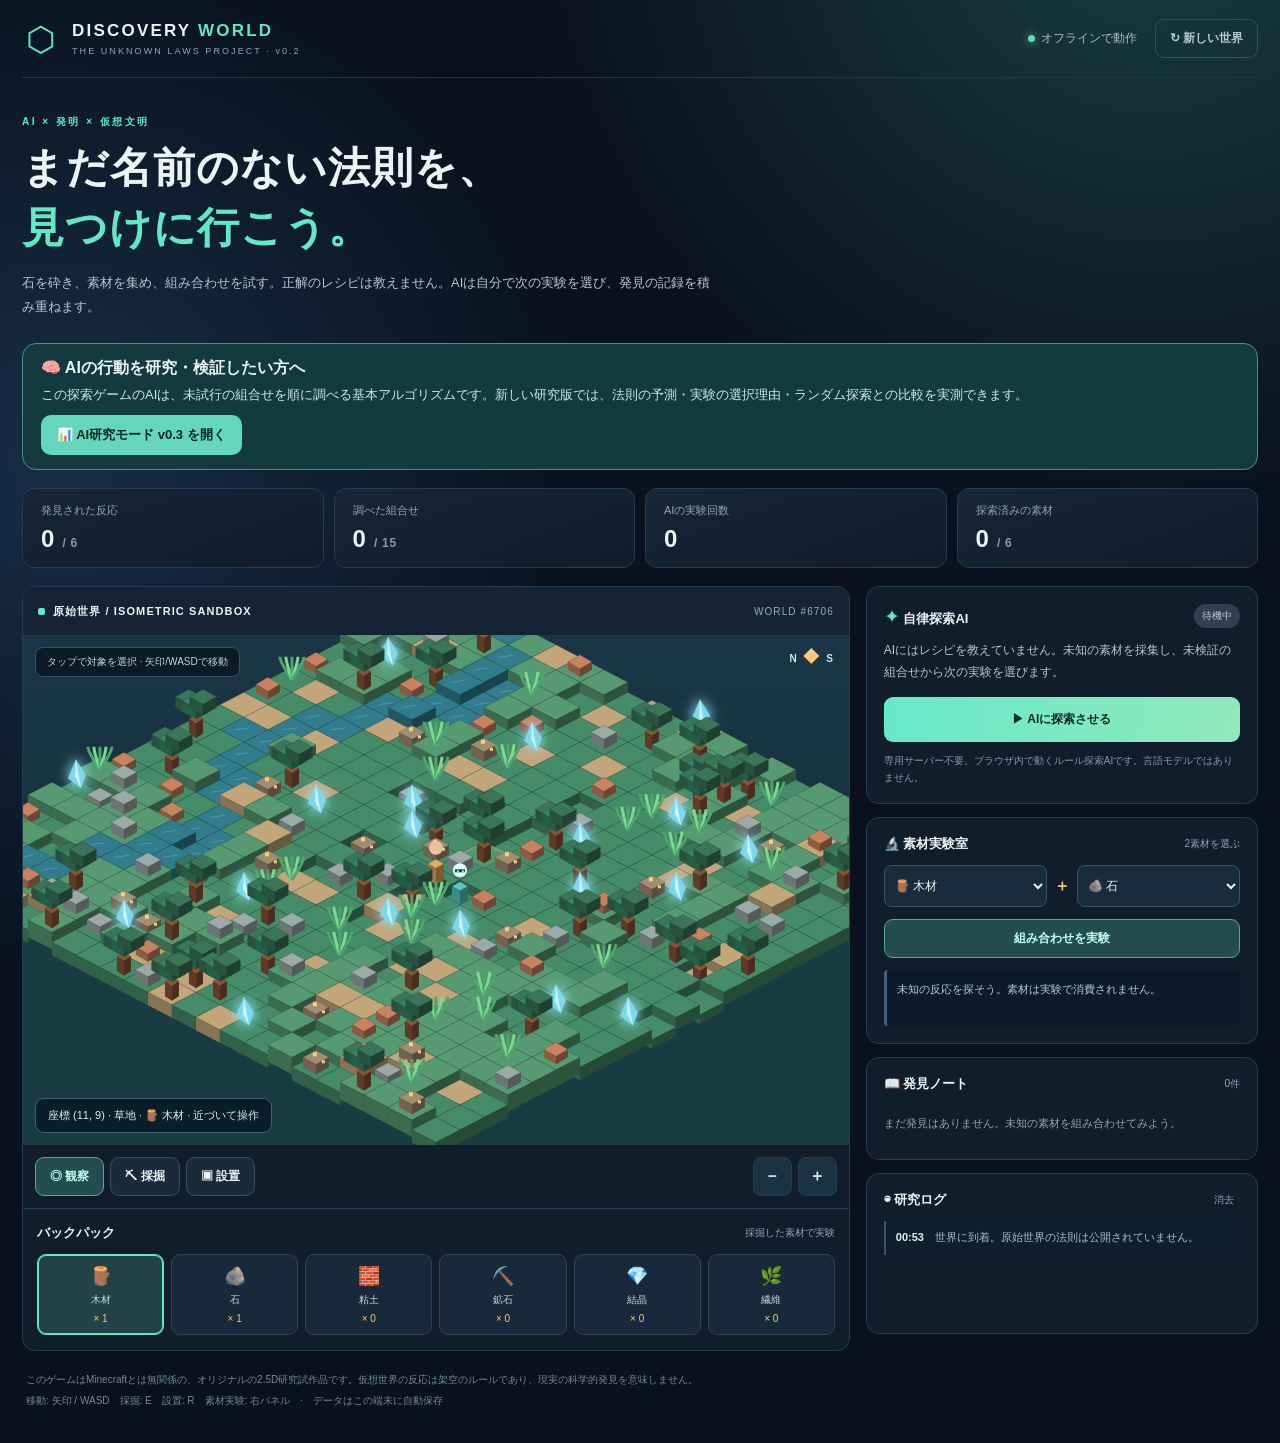
<file: discovery-world/index.html>
<!doctype html>
<html lang="ja">
<head>
  <meta charset="utf-8" />
  <meta name="viewport" content="width=device-width,initial-scale=1,viewport-fit=cover" />
  <meta name="theme-color" content="#0a1424" />
  <title>DISCOVERY WORLD — AIが発見する原始世界</title>
  <meta name="description" content="立体ブロックの原始世界を探索。素材の採掘、配置、未知の反応の実験、AIの自律探索を体験するオリジナル研究ゲーム。" />
  <style>
:root{color-scheme:dark;--bg:#08111d;--panel:#101d2b;--panel2:#142436;--edge:#253c50;--ink:#ebf3f4;--muted:#90a4b5;--cyan:#61e9c7;--gold:#fac677;--blue:#72affc}*{box-sizing:border-box}html{scroll-behavior:smooth}body{margin:0;background:radial-gradient(circle at 90% -8%,#1b3e43 0,transparent 33%),radial-gradient(circle at 5% 32%,#172e47 0,transparent 34%),var(--bg);color:var(--ink);font-family:ui-sans-serif,-apple-system,BlinkMacSystemFont,"Hiragino Kaku Gothic ProN","Noto Sans JP",sans-serif;min-height:100vh}button,select{font:inherit}button{cursor:pointer;touch-action:manipulation}button:focus-visible,select:focus-visible,canvas:focus-visible{outline:2px solid var(--cyan);outline-offset:2px}.shell{max-width:1500px;padding:0 22px;margin:0 auto}.topbar{min-height:78px;display:flex;justify-content:space-between;align-items:center;border-bottom:1px solid #233443;gap:16px}.brand{display:flex;gap:12px;align-items:center}.brand-icon{display:grid;place-items:center;width:38px;height:42px;color:var(--cyan);font-size:34px}.brand strong{font-size:17px;letter-spacing:.13em}.brand em{font-style:normal;color:var(--cyan)}.brand small{display:block;font-size:9px;letter-spacing:.23em;margin-top:5px;color:var(--muted)}.top-actions{display:flex;gap:18px;align-items:center}.live{font-size:12px;color:#a8bbc7}.live i{display:inline-block;width:7px;height:7px;background:#62dcae;box-shadow:0 0 10px #59be9e;border-radius:100%;margin-right:6px}.button{border:1px solid #345064;background:#192b3b;color:var(--ink);border-radius:9px;padding:10px 14px;font-weight:700;font-size:12px;transition:background .12s,border-color .12s}.button:hover{background:#244357;border-color:#6a95ad}.button.ghost{background:transparent;color:#b3cbd4}.button.active,.button.secondary{background:#234d50;border-color:#53a99b;color:#c2fff0}.button.primary{background:linear-gradient(100deg,#66e9c8,#91e8bb);color:#0b2b2b;border:none;padding:14px}.button.primary:hover{filter:brightness(1.1)}.button.full{width:100%}.intro{padding:37px 0 24px}.eyebrow{font-weight:800;letter-spacing:.25em;color:var(--cyan);font-size:10px}.intro h1{font-weight:800;letter-spacing:.025em;font-size:clamp(26px,3.7vw,42px);line-height:1.43;margin:9px 0 13px}.intro h1 span{color:var(--cyan)}.intro p{color:#b8c6d1;line-height:1.85;font-size:13px;max-width:700px;margin:0}.stats{display:grid;grid-template-columns:repeat(4,1fr);gap:10px;margin:8px 0 18px}.stats>div{border:1px solid var(--edge);border-radius:12px;background:linear-gradient(160deg,#162638,#101c2a);padding:14px 18px}.stats small{display:block;color:var(--muted);font-size:11px;margin-bottom:7px}.stats strong{font-size:24px;font-weight:800;letter-spacing:.03em}.stats span{font-size:12px;color:#869aaa}.layout{display:grid;grid-template-columns:minmax(0,1.9fr) minmax(280px,.9fr);gap:16px;align-items:start}.play-panel,.glass{border:1px solid var(--edge);background:var(--panel);border-radius:13px;overflow:hidden}.panel-title{display:flex;justify-content:space-between;align-items:center;height:48px;padding:0 15px;background:#142434;font-size:11px;letter-spacing:.1em}.panel-title>div{display:flex;align-items:center;gap:8px}.panel-dot{width:7px;height:7px;border-radius:2px;background:var(--cyan)}.world-tag{color:#94acb9;font-size:10px}.viewport{position:relative;height:min(55vw,510px);min-height:350px;overflow:hidden;background:linear-gradient(180deg,#1a3243,#153341 54%,#13302e)}#game{width:100%;height:100%;display:block;touch-action:none;cursor:crosshair}.game-hint{position:absolute;left:12px;top:12px;background:#06131bbb;padding:7px 11px;border:1px solid #315268;border-radius:8px;font-size:10px;color:#bfd5dc;pointer-events:none}.focus-card{position:absolute;left:12px;bottom:12px;max-width:calc(100% - 24px);padding:9px 12px;border-radius:9px;background:#061925d9;backdrop-filter:blur(5px);border:1px solid #416071;font-size:11px;color:#d5eff2;pointer-events:none}.compass{position:absolute;right:14px;top:12px;color:#d0ebdf;font-weight:700;font-size:10px;letter-spacing:.2em;pointer-events:none}.compass span{color:var(--gold);font-size:16px}.game-actions{border-bottom:1px solid var(--edge);display:flex;padding:12px;justify-content:space-between;gap:9px}.mode-controls,.zoom-controls{display:flex;gap:6px}.icon-button{background:#193244;color:#dff2ef;border:1px solid var(--edge);border-radius:8px;min-width:39px;font-weight:700}.mobile-controls{display:none}.inventory{padding:15px 14px}.section-heading{display:flex;justify-content:space-between;align-items:center;gap:8px;font-size:13px;margin-bottom:12px}.section-heading span:not(.ai-icon){font-size:10px;color:var(--muted)}.inventory-grid{display:grid;grid-template-columns:repeat(6,minmax(0,1fr));gap:7px}.item{display:flex;gap:6px;flex-direction:column;align-items:center;justify-content:center;background:#18293b;border:1px solid #2c4355;border-radius:9px;padding:10px 2px;min-width:0;min-height:71px;color:var(--ink)}.item.selected{border-color:var(--cyan);box-shadow:0 0 0 1px var(--cyan) inset;background:#214247}.item b{font-size:18px}.item small{font-size:10px;color:#cad9df;white-space:nowrap}.item span{font-size:10px;color:var(--gold)}.side-panel{display:flex;flex-direction:column;gap:13px}.glass{padding:17px}.ai-icon{color:var(--cyan);font-size:19px}.tag{font-size:10px!important;border-radius:20px;padding:5px 8px;color:#a7f5df!important;background:#194a46}.tag.paused{background:#334052;color:#b4c5d5!important}.ai-panel p{color:#b8c6d1;font-size:12px;line-height:1.8;margin:8px 0 14px}.tiny-note{font-size:10px;color:#849ba9;line-height:1.7;margin-top:10px}.lab-form{display:flex;align-items:center;gap:7px;margin:12px 0}.lab-form select{min-width:0;max-width:calc(50% - 14px);flex:1;background:#172c3c;border:1px solid #39566b;border-radius:8px;color:#e9f6f7;padding:12px 6px;font-size:12px}.combine{font-weight:800;color:var(--gold)}.lab-result{color:#b4c9d1;background:#0b1b29;border-left:3px solid #41617c;border-radius:4px;font-size:11px;line-height:1.7;margin-top:12px;padding:10px;min-height:56px}.lab-result.success{border-color:var(--cyan);color:#c4f5e3}.discoveries{max-height:205px;overflow:auto}.discoveries .empty{font-size:11px;color:#8fa6b0}.discovery{display:flex;align-items:start;gap:9px;padding:10px 0;border-top:1px solid #203444}.discovery .sigil{background:#274d4d;border:1px solid #3f8981;border-radius:9px;padding:9px;font-size:15px}.discovery strong{font-size:12px;color:#bcf9e8}.discovery small{display:block;color:#9eb3bb;font-size:10px;line-height:1.65;margin-top:3px}.activity{max-height:220px;min-height:95px;overflow:auto;display:flex;flex-direction:column;gap:7px}.entry{font-size:11px;line-height:1.6;background:#0d1e2c;padding:8px 10px;border-left:2px solid #395369;color:#a8beca}.entry strong{color:#e2f2eb}.entry.ai{border-left-color:var(--cyan)}.entry.result{border-left-color:var(--gold)}.text-btn{background:none;border:0;color:var(--muted);font-size:10px}.text-btn:hover{color:white}footer{color:#718998;font-size:10px;line-height:1.65;padding:17px 4px 30px}footer p{margin:4px 0}@media(max-width:980px){.layout{grid-template-columns:1fr}.side-panel{display:grid;grid-template-columns:repeat(2,minmax(0,1fr))}.viewport{height:490px}}@media(max-width:660px){.shell{padding:0 10px}.topbar{min-height:70px}.brand strong{font-size:13px}.brand small{font-size:8px;letter-spacing:.11em}.live{display:none}.top-actions{gap:5px}.button.ghost{font-size:10px;padding:9px}.intro{padding:26px 5px 17px}.intro p{font-size:11px}.stats{grid-template-columns:repeat(2,1fr);gap:7px}.stats>div{padding:11px 13px}.stats strong{font-size:22px}.layout{gap:11px}.viewport{height:385px;min-height:385px}.game-hint{font-size:9px;left:8px;top:7px}.panel-title{font-size:9px}.game-actions{padding:8px;flex-wrap:wrap}.button{font-size:11px;padding:9px 11px}.mobile-controls{display:flex;align-items:center;justify-content:space-between;padding:7px 16px 12px;border-bottom:1px solid var(--edge)}.dpad{display:grid;grid-template-columns:repeat(3,43px);grid-template-rows:repeat(2,38px);gap:5px}.dpad span:first-child{grid-column:1}.dpad button{border:1px solid #537080;color:#d9f2ec;background:#1a3346;border-radius:9px;font-size:14px}.quick-actions{display:flex;gap:8px}.quick-actions button{background:#234a50;border:1px solid #47978d;color:#e4fff7;border-radius:12px;font-size:11px;font-weight:700;min-height:52px;padding:0 12px}.inventory-grid{grid-template-columns:repeat(3,1fr)}.item{min-height:64px}.side-panel{grid-template-columns:1fr}.glass{padding:15px}.compass{font-size:9px}}@media(prefers-reduced-motion:reduce){*{scroll-behavior:auto!important;transition:none!important}}

</style>
  
</head>
<body>
  <div class="shell">
    <header class="topbar">
      <div class="brand"><span class="brand-icon">⬡</span><div><strong>DISCOVERY <em>WORLD</em></strong><small>THE UNKNOWN LAWS PROJECT · v0.2</small></div></div>
      <div class="top-actions"><span class="live"><i></i>オフラインで動作</span><button id="new-world" class="button ghost" title="新たな世界を作成">↻ 新しい世界</button></div>
    </header>
    <section class="intro"><div class="eyebrow">AI × 発明 × 仮想文明</div><h1>まだ名前のない法則を、<br><span>見つけに行こう。</span></h1><p>石を砕き、素材を集め、組み合わせを試す。正解のレシピは教えません。AIは自分で次の実験を選び、発見の記録を積み重ねます。</p></section>
    <div style="margin:0 0 18px;padding:14px 18px;border:1px solid #4d8f86;border-radius:14px;background:#133a3e"><strong>🧠 AIの行動を研究・検証したい方へ</strong><p style="margin:7px 0 11px;color:#d1e7e8;font-size:13px">この探索ゲームのAIは、未試行の組合せを順に調べる基本アルゴリズムです。新しい研究版では、法則の予測・実験の選択理由・ランダム探索との比較を実測できます。</p><a href="./research/" style="display:inline-block;border-radius:10px;background:#63d6bb;color:#05262a;padding:11px 16px;font-size:13px;font-weight:800;text-decoration:none">📊 AI研究モード v0.3 を開く</a></div>
    <div class="stats"><div><small>発見された反応</small><strong id="stat-discovery">0 <span>/ 6</span></strong></div><div><small>調べた組合せ</small><strong id="stat-trials">0 <span>/ 15</span></strong></div><div><small>AIの実験回数</small><strong id="stat-ai">0</strong></div><div><small>探索済みの素材</small><strong id="stat-samples">0 <span>/ 6</span></strong></div></div>
    <main class="layout">
      <section class="play-panel">
        <div class="panel-title"><div><span class="panel-dot"></span><strong>原始世界 / ISOMETRIC SANDBOX</strong></div><span class="world-tag" id="world-label">WORLD #0000</span></div>
        <div class="viewport" id="viewport"><canvas id="game" aria-label="立体ブロックの仮想世界" tabindex="0"></canvas><div class="game-hint">タップで対象を選択 · 矢印/WASDで移動</div><div class="focus-card" id="focus-card">目の前の素材を選んで採掘しよう</div><div class="compass">N <span>◆</span> S</div></div>
        <div class="game-actions"><div class="mode-controls"><button id="mode-look" data-mode="look" class="button active">◎ 観察</button><button id="mode-mine" data-mode="mine" class="button">⛏ 採掘</button><button id="mode-place" data-mode="place" class="button">▣ 設置</button></div><div class="zoom-controls"><button id="zoom-out" class="icon-button" aria-label="縮小">－</button><button id="zoom-in" class="icon-button" aria-label="拡大">＋</button></div></div>
        <div class="mobile-controls"><div class="dpad"><span></span><button data-move="0,-1" aria-label="上">▲</button><span></span><button data-move="-1,0" aria-label="左">◀</button><button data-move="0,1" aria-label="下">▼</button><button data-move="1,0" aria-label="右">▶</button></div><div class="quick-actions"><button id="quick-mine">⛏ 採掘</button><button id="quick-place">▣ 設置</button></div></div>
        <div class="inventory"><div class="section-heading"><strong>バックパック</strong><span>採掘した素材で実験</span></div><div class="inventory-grid" id="inventory"></div></div>
      </section>
      <aside class="side-panel">
        <section class="glass ai-panel"><div class="section-heading"><div><span class="ai-icon">✦</span> <strong>自律探索AI</strong></div><span id="ai-state" class="tag paused">待機中</span></div><p>AIにはレシピを教えていません。未知の素材を採集し、未検証の組合せから次の実験を選びます。</p><button id="toggle-ai" class="button primary full">▶ AIに探索させる</button><div class="tiny-note">専用サーバー不要。ブラウザ内で動くルール探索AIです。言語モデルではありません。</div></section>
        <section class="glass lab-panel"><div class="section-heading"><strong>🔬 素材実験室</strong><span>2素材を選ぶ</span></div><div class="lab-form"><select id="sample-a" aria-label="一つ目の素材"></select><span class="combine">＋</span><select id="sample-b" aria-label="二つ目の素材"></select></div><button id="experiment" class="button secondary full">組み合わせを実験</button><div id="lab-result" class="lab-result">未知の反応を探そう。素材は実験で消費されません。</div></section>
        <section class="glass notebook"><div class="section-heading"><strong>📖 発見ノート</strong><span id="found-count">0件</span></div><div id="discoveries" class="discoveries"><p class="empty">まだ発見はありません。</p></div></section>
        <section class="glass log-panel"><div class="section-heading"><strong>◉ 研究ログ</strong><button class="text-btn" id="clear-log">消去</button></div><div id="activity" class="activity" aria-live="polite"></div></section>
      </aside>
    </main>
    <footer><p>このゲームはMinecraftとは無関係の、オリジナルの2.5D研究試作品です。仮想世界の反応は架空のルールであり、現実の科学的発見を意味しません。</p><p>移動: 矢印 / WASD　採掘: E　設置: R　素材実験: 右パネル　·　データはこの端末に自動保存</p></footer>
  </div>
<script>
/* Discovery World v0.2 — original isometric sandbox and model-free recipe exploration. */
(() => {
  'use strict';
  const SAVE_KEY = 'discovery-world-v02-save';
  const SIZE = 22, TILE_W = 48, TILE_H = 25;
  const materials = [
    {id:'wood', name:'木材', icon:'🪵', color:'#9a6a40', note:'軽くて加工できる素材'},
    {id:'stone',name:'石',icon:'🪨',color:'#a8b2b0',note:'硬くて重い素材'},
    {id:'clay',name:'粘土',icon:'🧱',color:'#c98661',note:'水を含む柔らかい土'},
    {id:'ore',name:'鉱石',icon:'⛏️',color:'#c5af7b',note:'光を反射する岩'},
    {id:'crystal',name:'結晶',icon:'💎',color:'#7fd5eb',note:'不思議な光を放つ鉱物'},
    {id:'fiber',name:'繊維',icon:'🌿',color:'#7bc68b',note:'曲げたり束ねられる植物'}
  ];
  const outcomeNames = [
    ['🔔','遠隔共鳴','離れた場所へ反応を伝える'],
    ['🔎','微細観測','小さな変化を見分ける'],
    ['📜','外部記録','状態を別の物体へ残す'],
    ['🧭','空間検知','見えない対象の方向を推定する'],
    ['⚙️','力の変換','作用を別の運動へ変える'],
    ['✨','状態保存','変化した状態を保持する']
  ];
  const $ = id => document.getElementById(id);
  const canvas = $('game'), ctx = canvas.getContext('2d');
  const pairKey = (a,b) => [a,b].sort().join('+');
  const allPairs = [];
  for(let i=0;i<materials.length;i++)for(let j=i+1;j<materials.length;j++)allPairs.push(pairKey(materials[i].id,materials[j].id));
  const lookup = id => materials.find(x=>x.id===id);
  const label = id => lookup(id)?.name || id;
  const rng = (seed) => {let a=seed>>>0; return () => {a+=0x6D2B79F5;let t=a;t=Math.imul(t^(t>>>15),t|1);t^=t+Math.imul(t^(t>>>7),t|61);return ((t^(t>>>14))>>>0)/4294967296;};};
  function makeWorld(seed){
    const random = rng(seed);
    const cells=[];
    for(let y=0;y<SIZE;y++)for(let x=0;x<SIZE;x++){
      const water = Math.abs(x-(3.1+Math.sin(y*.53)*1.4))<.78;
      const h = Math.max(0,Math.min(2,Math.floor(1.2+Math.sin(x*.46)*.4+Math.cos(y*.35)*.4+random()*.9)));
      let kind = water?'water':(random()<.11?'sand':'grass');
      let res = null;
      if(!water){const p=random();res=p<.08?'wood':p<.14?'stone':p<.18?'clay':p<.215?'ore':p<.25?'crystal':p<.31?'fiber':null;}
      cells.push({x,y,h,kind,res});
    }
    // Make every raw material reachable near the starting area.
    const starters=[[11,9,'wood'],[10,12,'stone'],[13,11,'clay'],[12,9,'ore'],[9,10,'crystal'],[12,13,'fiber'],[15,13,'stone'],[14,8,'wood']];
    starters.forEach(([x,y,res])=>{const cell=cells[y*SIZE+x];cell.kind='grass';cell.res=res;cell.h=1;});
    for(let y=8;y<16;y++)for(let x=8;x<17;x++)if(cells[y*SIZE+x].kind==='water')cells[y*SIZE+x].kind='grass';
    const r2=rng(seed^0xa73c45);
    const shuffled=allPairs.slice().sort(()=>r2()-.5);
    const rules={};shuffled.slice(0,6).forEach((key,i)=>{rules[key]=i;});
    const inv=Object.fromEntries(materials.map(v=>[v.id,0]));
    inv.wood=1; inv.stone=1;
    return {version:2,seed,cells,player:{x:11,y:11},bot:{x:12,y:11,running:false,samples:Object.fromEntries(materials.map(v=>[v.id,0]))},inv,rules,tried:{},found:{},aiTrials:0,step:0,selected:{x:11,y:9},selectedMaterial:'wood',mode:'look',logs:[]};
  }
  function restore(){
    try{const s=JSON.parse(localStorage.getItem(SAVE_KEY));if(s?.version===2&&s.cells?.length===SIZE*SIZE&&s.rules&&s.bot&&s.player&&s.inv){s.bot.running=false;return s;}}catch(e){}
    return makeWorld(Math.floor(Math.random()*1e9));
  }
  let state=restore(), zoom=1, cw=800,ch=480,dpr=1, hitTiles=[], intervalId=null, lastFrame=0;
  const cell = (x,y) => x>=0&&y>=0&&x<SIZE&&y<SIZE?state.cells[y*SIZE+x]:null;
  const dist = (a,b) => Math.abs(a.x-b.x)+Math.abs(a.y-b.y);
  function save(){try{localStorage.setItem(SAVE_KEY,JSON.stringify(state));}catch(e){/* still playable without persistence */}}
  function note(message,type='plain'){
    state.logs.unshift({message,type,at:new Date().toLocaleTimeString('ja-JP',{hour:'2-digit',minute:'2-digit'})});
    state.logs=state.logs.slice(0,80); renderLogs(); save();
  }
  function renderLogs(){const pane=$('activity');pane.textContent='';state.logs.slice(0,16).forEach(v=>{const node=document.createElement('div');node.className='entry '+(v.type==='ai'?'ai':v.type==='result'?'result':'');const tm=document.createElement('strong');tm.textContent=v.at+'　';node.append(tm,document.createTextNode(v.message));pane.append(node);});}
  function updateHUD(){
    const n=Object.keys(state.found).length;
    $('stat-discovery').innerHTML=n+' <span>/ 6</span>';
    $('stat-trials').innerHTML=Object.keys(state.tried).length+' <span>/ 15</span>';
    $('stat-ai').textContent=state.aiTrials;
    $('stat-samples').innerHTML=materials.filter(v=>state.bot.samples[v.id]).length+' <span>/ 6</span>';
    $('world-label').textContent='WORLD #'+String(state.seed%10000).padStart(4,'0');
    $('found-count').textContent=n+'件';
    $('ai-state').textContent=state.bot.running?'探索中':'待機中';
    $('ai-state').classList.toggle('paused',!state.bot.running);
    $('toggle-ai').textContent=state.bot.running?'⏸ AIを停止':'▶ AIに探索させる';
    $('toggle-ai').classList.toggle('primary',!state.bot.running);
  }
  function renderInventory(){const el=$('inventory');el.textContent='';materials.forEach(m=>{const b=document.createElement('button');b.className='item '+(state.selectedMaterial===m.id?'selected':'');b.innerHTML='<b>'+m.icon+'</b><small>'+m.name+'</small><span>× '+(state.inv[m.id]||0)+'</span>';b.addEventListener('click',()=>{state.selectedMaterial=m.id;renderInventory();save();});el.append(b);});}
  function renderLab(){
    for(const id of ['sample-a','sample-b']){const sel=$(id),current=sel.value;sel.textContent='';materials.forEach(m=>{const option=document.createElement('option');option.value=m.id;option.textContent=m.icon+' '+m.name;sel.append(option);});sel.value=current|| (id==='sample-a'?'wood':'stone');}
  }
  function renderFound(){const el=$('discoveries');el.textContent='';const keys=Object.keys(state.found);if(keys.length===0){const p=document.createElement('p');p.className='empty';p.textContent='まだ発見はありません。未知の素材を組み合わせてみよう。';el.append(p);return;}
    keys.forEach(key=>{const index=state.found[key];const out=outcomeNames[index];if(!out)return;const node=document.createElement('div');node.className='discovery';const icon=document.createElement('div');icon.className='sigil';icon.textContent=out[0];const info=document.createElement('div');const title=document.createElement('strong');title.textContent=out[1];const detail=document.createElement('small');detail.textContent=key.split('+').map(label).join(' × ')+' — '+out[2];info.append(title,detail);node.append(icon,info);el.append(node);});
  }
  function refresh(){updateHUD();renderInventory();renderFound();renderLogs();inspect();}
  function inspect(){const t=state.selected;const c=cell(t.x,t.y);let msg='探索中';if(c){msg=`座標 (${t.x}, ${t.y}) · ${c.kind==='water'?'水辺':c.kind==='sand'?'砂地':'草地'}`;if(c.res)msg+=' · '+lookup(c.res).icon+' '+label(c.res);msg+=' · '+(dist(state.player,t)<=1?'操作可能':'近づいて操作');} $('focus-card').textContent=msg;}
  function setMode(mode){state.mode=mode;document.querySelectorAll('[data-mode]').forEach(b=>b.classList.toggle('active',b.dataset.mode===mode));save();}
  function move(dx,dy){const x=state.player.x+dx,y=state.player.y+dy;const c=cell(x,y);if(!c||c.kind==='water')return;state.player.x=x;state.player.y=y;state.step++;state.selected={x,y};inspect();save();}
  function mine(target=state.selected,who='player'){
    const origin=who==='ai'?state.bot:state.player;
    const t=cell(target.x,target.y);
    if(!t||dist(origin,target)>1||!t.res)return false;
    const m=t.res;t.res=null;
    if(who==='ai'){state.bot.samples[m]=(state.bot.samples[m]||0)+1;note('AIが '+label(m)+' を採集した。新しい性質を調べる。','ai');}
    else{state.inv[m]=(state.inv[m]||0)+1;note(label(m)+' を採掘して手に入れた。');}
    refresh();save();return true;
  }
  function place(){const t=cell(state.selected.x,state.selected.y);const id=state.selectedMaterial;if(!t||t.kind==='water'||t.res||dist(state.player,state.selected)>1){note('設置するには、隣の空いている地面を選んでください。');return;}
    if((state.inv[id]||0)<1){note(label(id)+' が足りません。');return;}
    state.inv[id]--;t.res=id;note(label(id)+' を設置した。');refresh();save();
  }
  function experiment(a,b,actor='player'){
    const target=actor==='ai'?state.bot.samples:state.inv;
    if(a===b){if(actor==='player'){$('lab-result').textContent='異なる2種類の素材を選んでください。';}return false;}
    if(!target[a]||!target[b]){if(actor==='player')$('lab-result').textContent='この組合せは素材不足です。まず採掘してみよう。';return false;}
    const key=pairKey(a,b), isNew=!(key in state.tried),idx=state.rules[key];
    state.tried[key]=(state.tried[key]||0)+1;
    if(actor==='ai')state.aiTrials++;
    if(idx!==undefined){
      const out=outcomeNames[idx];state.found[key]=idx;
      const text=out[0]+' '+out[1]+' 発見！ '+out[2];
      if(actor==='player'){$('lab-result').textContent=text;$('lab-result').classList.add('success');}
      if(isNew)note((actor==='ai'?'AIが':'あなたが')+' '+label(a)+' × '+label(b)+' → '+out[1]+' を発見！','result');
    }else{
      if(actor==='player'){$('lab-result').textContent=label(a)+' × '+label(b)+' → 今回の条件では新しい反応を確認できなかった。';$('lab-result').classList.remove('success');}
      if(isNew)note((actor==='ai'?'AIが':'あなたが')+' '+label(a)+' × '+label(b)+' を検証。反応なし。',actor==='ai'?'ai':'plain');
    }
    refresh();save();return true;
  }
  function adjacent(x,y){return [[x+1,y],[x-1,y],[x,y+1],[x,y-1]].filter(([cx,cy])=>{const c=cell(cx,cy);return c&&c.kind!=='water';});}
  function shortestPath(start,goal){
    const q=[[start.x,start.y]],prev=new Map([[start.x+','+start.y,null]]),goalKey=goal.x+','+goal.y;
    for(let i=0;i<q.length;i++){
      const [x,y]=q[i],here=x+','+y;if(here===goalKey)break;
      for(const [nx,ny] of adjacent(x,y)){const k=nx+','+ny;if(!prev.has(k)){prev.set(k,here);q.push([nx,ny]);}}
    }
    if(!prev.has(goalKey))return null;
    const path=[];let k=goalKey;while(k){const [x,y]=k.split(',').map(Number);path.unshift({x,y});k=prev.get(k);}return path.slice(1);
  }
  function aiStep(){
    const s=state.bot, missing=materials.filter(m=>!s.samples[m.id]);
    // First gather at least one specimen of every material, guided by novelty and reachable distance.
    if(missing.length){
      let target=null,bestPath=null,bestScore=1e6;
      for(const c of state.cells){if(!c.res||s.samples[c.res])continue;
        const path=shortestPath(s,c);if(!path)continue;
        const score=path.length+(c.res==='crystal'?-0.1:0);if(score<bestScore){target=c;bestPath=path;bestScore=score;}
      }
      if(target){if(dist(s,target)<=1){mine(target,'ai');return;}
        if(bestPath?.length){Object.assign(s,bestPath[0]);state.step++;if(state.step%6===0)note('AIは未採集の '+label(target.res)+' に向かっている。','ai');save();return;}}
    }
    const next=allPairs.filter(k=>!(k in state.tried)).find(k=>k.split('+').every(m=>s.samples[m]));
    if(next){const [a,b]=next.split('+');experiment(a,b,'ai');return;}
    const untried=allPairs.filter(k=>!(k in state.tried));
    if(untried.length){note('AIは未発見の素材を探しています。','ai');return;}
    note('AIの探索が一区切り。15組の組合せを調べました。','result');stopAI();
  }
  function stopAI(){state.bot.running=false;clearInterval(intervalId);intervalId=null;updateHUD();save();}
  function toggleAI(){if(state.bot.running){stopAI();note('AIの探索を一時停止した。');return;}
    state.bot.running=true;updateHUD();note('AIが自律探索を開始。未観測の素材を優先する。','ai');
    intervalId=setInterval(()=>{try{if(state.bot.running){aiStep();refresh();}}catch(e){stopAI();note('AI探索でエラーが発生したため停止しました。');console.error(e);}},550);
  }
  const hex=(h,a=1)=>{const x=h.replace('#','');return `rgba(${parseInt(x.substring(0,2),16)},${parseInt(x.substring(2,4),16)},${parseInt(x.substring(4,6),16)},${a})`;};
  function darker(h,f){const s=h.replace('#','');const vals=[0,2,4].map(n=>Math.max(0,Math.floor(parseInt(s.substr(n,2),16)*f)).toString(16).padStart(2,'0'));return '#'+vals.join('');}
  function poly(points,fill,stroke){ctx.beginPath();ctx.moveTo(points[0][0],points[0][1]);for(let i=1;i<points.length;i++)ctx.lineTo(points[i][0],points[i][1]);ctx.closePath();ctx.fillStyle=fill;ctx.fill();if(stroke){ctx.strokeStyle=stroke;ctx.lineWidth=.6*zoom;ctx.stroke();}}
  function iso(x,y){return {x:(x-y)*TILE_W/2,y:(x+y)*TILE_H/2};}
  function drawBlock(sx,sy,tw,th,depth,base){
    const L=[sx-tw/2,sy],R=[sx+tw/2,sy],T=[sx,sy-th/2],B=[sx,sy+th/2];
    poly([L,B,[B[0],B[1]+depth],[L[0],L[1]+depth]],darker(base,.7));
    poly([B,R,[R[0],R[1]+depth],[B[0],B[1]+depth]],darker(base,.54));
    poly([T,R,B,L],base,'#10201c4d');
  }
  function drawMaterial(type,sx,sy){
    const z=zoom;
    if(type==='wood'){
      drawBlock(sx,sy-7*z,14*z,9*z,15*z,'#8b5435');
      for(let j=0;j<3;j++)drawBlock(sx+(j-1)*7*z,sy-(25+Math.abs(1-j)*4)*z,27*z,15*z,11*z,j===1?'#368665':'#3b7659');
    }else if(type==='stone'||type==='ore'){
      drawBlock(sx,sy-6*z,26*z,14*z,10*z,type==='stone'?'#9ba9a7':'#a38d72');
      if(type==='ore'){ctx.fillStyle='#f1d17c';ctx.fillRect(sx-3*z,sy-11*z,4*z,4*z);ctx.fillRect(sx+6*z,sy-3*z,3*z,3*z);}
    }else if(type==='clay'){
      drawBlock(sx,sy-4*z,24*z,14*z,8*z,'#c9825d');
    }else if(type==='crystal'){
      ctx.shadowColor='#8ee8fc';ctx.shadowBlur=13*z;
      poly([[sx,sy-29*z],[sx+10*z,sy-13*z],[sx+5*z,sy],[sx-8*z,sy-10*z]],'#7ed4e8');
      poly([[sx,sy-29*z],[sx+5*z,sy],[sx-1*z,sy-12*z]],'#c1f5ff');ctx.shadowBlur=0;
    }else if(type==='fiber'){
      for(let j=-2;j<=2;j++){ctx.beginPath();ctx.moveTo(sx,sy+4*z);ctx.quadraticCurveTo(sx+j*6*z,sy-14*z,sx+j*6*z,sy-19*z);ctx.lineWidth=3*z;ctx.strokeStyle=j%2?'#7fd88f':'#4ea46d';ctx.stroke();}
    }
  }
  function drawPerson(x,y,color,isBot){const c=cell(x,y);const pos=iso(x,y);const sx=cameraX+pos.x*zoom,sy=cameraY+(pos.y-c.h*10)*zoom;const z=zoom;
    ctx.fillStyle='#09191a88';ctx.beginPath();ctx.ellipse(sx,sy+3*z,12*z,5*z,0,0,Math.PI*2);ctx.fill();
    drawBlock(sx,sy-16*z,16*z,9*z,16*z,color);
    ctx.fillStyle=isBot?'#e4fbff':'#e9c19b';ctx.beginPath();ctx.arc(sx,sy-32*z,7*z,0,2*Math.PI);ctx.fill();
    if(isBot){ctx.fillStyle='#103b42';ctx.fillRect(sx-5*z,sy-33*z,10*z,3*z);ctx.fillStyle='#75fadd';ctx.fillRect(sx-3*z,sy-32*z,2*z,2*z);ctx.fillRect(sx+2*z,sy-32*z,2*z,2*z);}
    if(isBot&&state.bot.running){ctx.strokeStyle='#6df5d3aa';ctx.beginPath();ctx.arc(sx,sy-34*z,14*z+Math.sin(performance.now()/250)*2*z,0,Math.PI*2);ctx.lineWidth=1;ctx.stroke();}
  }
  let cameraX=0,cameraY=0;
  function resize(){const rect=canvas.getBoundingClientRect();cw=rect.width;ch=rect.height;dpr=Math.min(2,window.devicePixelRatio||1);canvas.width=Math.round(cw*dpr);canvas.height=Math.round(ch*dpr);ctx.setTransform(dpr,0,0,dpr,0,0);zoom=Math.max(.52,Math.min(1.7,zoom));draw();}
  function draw(){if(!cw||!ch)return;ctx.setTransform(dpr,0,0,dpr,0,0);ctx.clearRect(0,0,cw,ch);
    const gradient=ctx.createLinearGradient(0,0,0,ch);gradient.addColorStop(0,'#1a3547');gradient.addColorStop(1,'#133130');ctx.fillStyle=gradient;ctx.fillRect(0,0,cw,ch);
    // Distant mountain silhouette provides depth without external image assets.
    ctx.fillStyle='#183c42';ctx.beginPath();ctx.moveTo(0,ch*.52);for(let x=0;x<=cw+15;x+=15)ctx.lineTo(x,ch*.46+Math.sin(x*.012)*26+Math.cos(x*.027)*12);ctx.lineTo(cw,ch);ctx.lineTo(0,ch);ctx.fill();
    let px=iso(state.player.x,state.player.y),pc=cell(state.player.x,state.player.y);
    cameraX=cw*.5-px.x*zoom;cameraY=ch*.48-(px.y-pc.h*10)*zoom;hitTiles=[];
    for(let sum=0;sum<(SIZE-1)*2+1;sum++)for(let x=0;x<SIZE;x++){const y=sum-x;if(y<0||y>=SIZE)continue;
      const c=cell(x,y),p=iso(x,y),sx=cameraX+p.x*zoom,sy=cameraY+(p.y-c.h*10)*zoom;
      if(sx<-95||sx>cw+95||sy<-100||sy>ch+110)continue;
      const base=c.kind==='water'?'#317d8e':c.kind==='sand'?'#c2a67a':(c.h===2?'#579a72':'#468c69');
      drawBlock(sx,sy,TILE_W*zoom,TILE_H*zoom,(9+c.h*4)*zoom,base);
      if(c.kind==='water'){
        ctx.strokeStyle='#9bd7d44a';ctx.lineWidth=1.1*zoom;ctx.beginPath();ctx.moveTo(sx-9*zoom,sy);ctx.lineTo(sx+5*zoom,sy-2*zoom);ctx.stroke();
      }
      if(state.selected.x===x&&state.selected.y===y){
        poly([[sx,sy-TILE_H*zoom/2],[sx+TILE_W*zoom/2,sy],[sx,sy+TILE_H*zoom/2],[sx-TILE_W*zoom/2,sy]],'#ffffff15','#f9d98e');
      }
      hitTiles.push({x,y,sx,sy,tw:TILE_W*zoom,th:TILE_H*zoom});
      if(c.res)drawMaterial(c.res,sx,sy-4*zoom);
      if(state.bot.x===x&&state.bot.y===y)drawPerson(x,y,'#55c9be',true);
      if(state.player.x===x&&state.player.y===y)drawPerson(x,y,'#e8aa5b',false);
    }
    if(state.bot.running){ctx.font='bold 10px system-ui';ctx.fillStyle='#b4fff0';ctx.fillText('AI AUTONOMOUS',10,ch-14);}
  }
  function handleCanvasPoint(clientX,clientY){const rect=canvas.getBoundingClientRect(),x=clientX-rect.left,y=clientY-rect.top;let found=null;
    for(let i=hitTiles.length-1;i>=0;i--){const t=hitTiles[i];if(Math.abs(x-t.sx)/(t.tw/2)+Math.abs(y-t.sy)/(t.th/2)<=1.05){found=t;break;}}
    if(!found)return;
    state.selected={x:found.x,y:found.y};if(state.mode==='mine'){if(!mine(state.selected))note('隣にある素材を選んで採掘してください。');}
    else if(state.mode==='place')place();else inspect();refresh();save();
  }
  function bind(){
    document.querySelectorAll('[data-mode]').forEach(b=>b.addEventListener('click',()=>setMode(b.dataset.mode)));
    document.querySelectorAll('[data-move]').forEach(b=>b.addEventListener('click',()=>{const [x,y]=b.dataset.move.split(',').map(Number);move(x,y);draw();}));
    $('quick-mine').addEventListener('click',()=>{if(!mine())note('選択した隣の素材を採掘してください。');draw();});
    $('quick-place').addEventListener('click',()=>{place();draw();});
    $('toggle-ai').addEventListener('click',toggleAI);
    $('zoom-in').addEventListener('click',()=>{zoom=Math.min(1.7,zoom+.15);draw();});
    $('zoom-out').addEventListener('click',()=>{zoom=Math.max(.52,zoom-.15);draw();});
    $('experiment').addEventListener('click',()=>experiment($('sample-a').value,$('sample-b').value));
    $('clear-log').addEventListener('click',()=>{state.logs=[];renderLogs();save();});
    $('new-world').addEventListener('click',()=>{if(!confirm('現在の発見・所持品を消去して、新しい法則の世界を作りますか？'))return;stopAI();state=makeWorld(Math.floor(Math.random()*1e9));zoom=1;setMode('look');$('lab-result').classList.remove('success');$('lab-result').textContent='新しい世界ができました。素材を探そう。';note('新しい世界を生成。法則は前の世界とは異なります。','result');refresh();draw();});
    canvas.addEventListener('click',e=>{handleCanvasPoint(e.clientX,e.clientY);draw();});
    window.addEventListener('keydown',e=>{
      if(['INPUT','SELECT','TEXTAREA'].includes(document.activeElement?.tagName))return;
      const k=e.key.toLowerCase();const dir={arrowup:[0,-1],w:[0,-1],arrowdown:[0,1],s:[0,1],arrowleft:[-1,0],a:[-1,0],arrowright:[1,0],d:[1,0]};
      if(dir[k]){e.preventDefault();move(...dir[k]);draw();}else if(k==='e'){e.preventDefault();mine();draw();}else if(k==='r'){e.preventDefault();place();draw();}
    });
    window.addEventListener('resize',resize);
    canvas.addEventListener('wheel',e=>{e.preventDefault();zoom=Math.max(.52,Math.min(1.7,zoom+(e.deltaY<0?.1:-.1)));draw();},{passive:false});
  }
  renderLab();bind();refresh();note('世界に到着。原始世界の法則は公開されていません。');resize();
  // Draw only as needed for subtle AI indicators. Simulation logic is in aiStep(), not in render().
  function frame(t){if(t-lastFrame>110){draw();lastFrame=t;}requestAnimationFrame(frame);}requestAnimationFrame(frame);
  window.__DISCOVERY_TEST__={get:()=>({seed:state.seed,found:Object.keys(state.found).length,tried:Object.keys(state.tried).length,samples:materials.filter(m=>state.bot.samples[m.id]).length,player:{...state.player},aiTrials:state.aiTrials}),step:aiStep,pairKey,reset:()=>{stopAI();state=makeWorld(1234);refresh();draw();},move};
})();

</script>
</body>
</html>
</file>
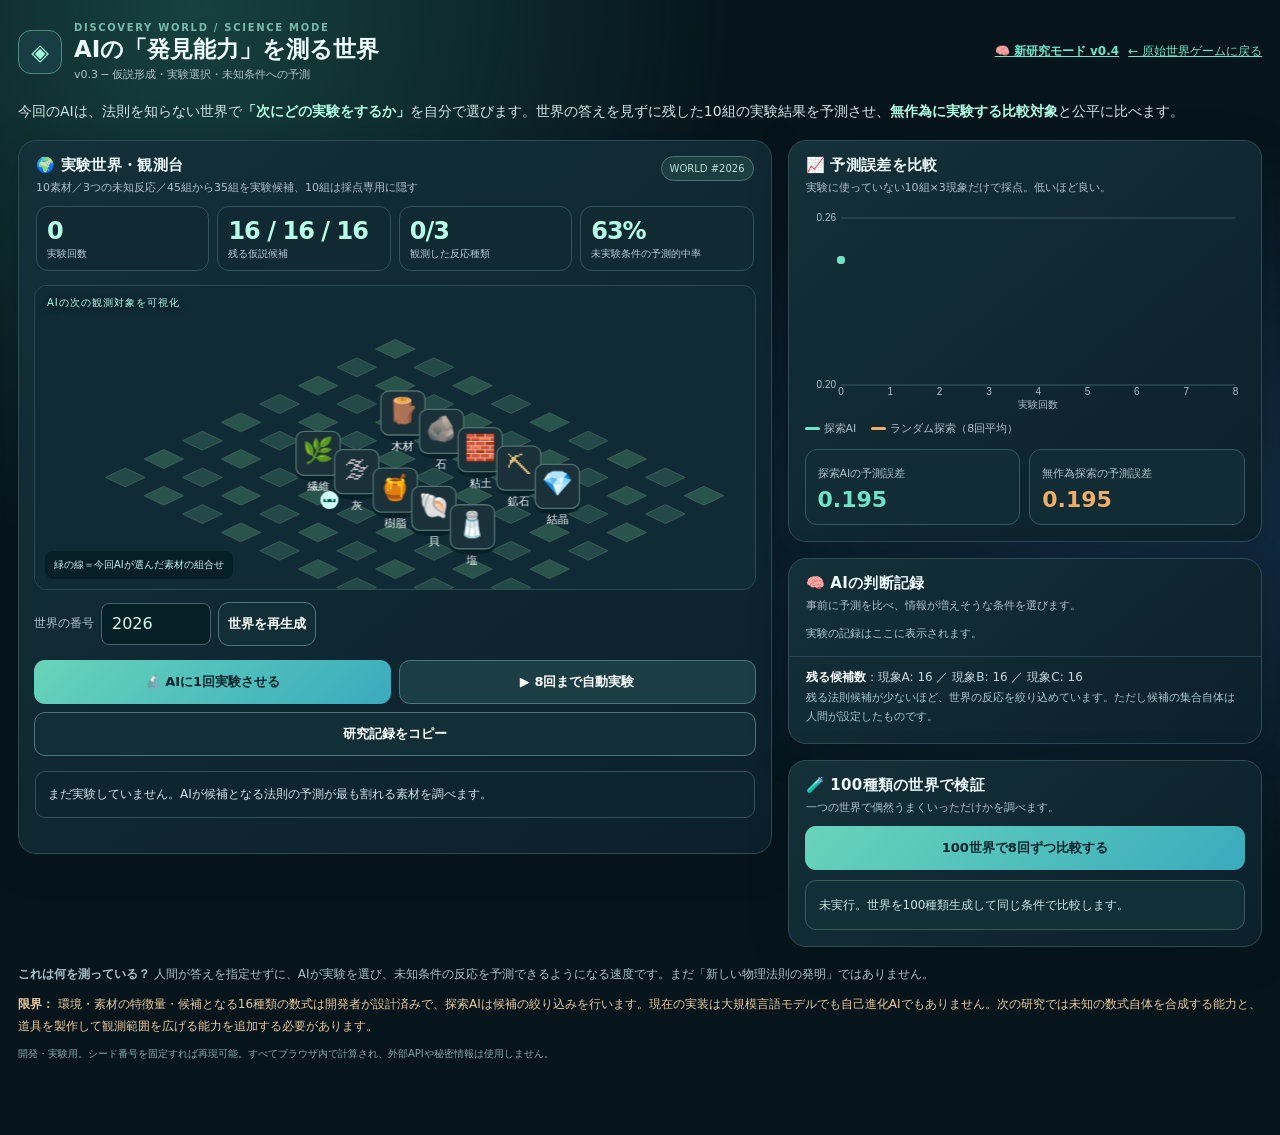
<file: discovery-world/research/index.html>
<!doctype html>
<html lang="ja">
<head>
<meta charset="utf-8">
<meta name="viewport" content="width=device-width,initial-scale=1,viewport-fit=cover">
<meta name="theme-color" content="#071d25">
<title>DISCOVERY WORLD | AI研究モード v0.3</title>
<style>
:root{color-scheme:dark;--bg:#06151b;--panel:#102b31;--border:#31505a;--teal:#6ce4ca;--amber:#f2ae67;--muted:#aec1c9;--white:#edf9fc}
*{box-sizing:border-box}html,body{margin:0;min-height:100%;font-family:ui-sans-serif,system-ui,-apple-system,'Hiragino Kaku Gothic ProN',Meiryo,sans-serif;background:radial-gradient(ellipse at 15% 0,#16413f 0,transparent 35%),radial-gradient(ellipse at 92% 45%,#132c43 0,transparent 42%),var(--bg);color:var(--white)}body{overflow-x:hidden}button,input{font:inherit}button{cursor:pointer;touch-action:manipulation}button:disabled{opacity:.45;cursor:default}a{color:var(--teal)}.app{max-width:1280px;margin:0 auto;padding:22px 18px 64px}.top{display:flex;align-items:center;gap:12px;flex-wrap:wrap;justify-content:space-between;margin-bottom:17px}.brand{display:flex;align-items:center;gap:12px}.logo{height:44px;width:44px;background:#183e43;border:1px solid #4d8b82;border-radius:13px;display:grid;place-items:center;color:#a0ffde;font-size:23px}.eyebrow{color:#78bbac;letter-spacing:.17em;font-size:10px;font-weight:800}.brand h1{font-size:23px;line-height:1.25;margin:2px 0}.brand p{margin:3px 0 0;color:var(--muted);font-size:11px}.tag{display:inline-flex;align-items:center;gap:6px;background:#21383a;padding:8px 11px;border:1px solid #456460;border-radius:40px;font-size:12px;color:#b9eadf}.intro{font-size:14px;line-height:1.8;color:#d4e7e8;margin-bottom:16px}.intro b{color:#b3ffe6}.grid{display:grid;grid-template-columns:minmax(0,1.35fr) minmax(300px,.85fr);gap:16px;align-items:start}.card{background:linear-gradient(140deg,#143039,#0b202a);border:1px solid #2d4c55;border-radius:18px;box-shadow:0 9px 38px #03111a35;overflow:hidden}.card-head{padding:15px 17px 10px;display:flex;justify-content:space-between;align-items:start;gap:10px}.card h2{font-size:15px;margin:0 0 4px;letter-spacing:.02em}.sub{font-size:11px;color:var(--muted);margin:0;line-height:1.55}.stats{display:grid;grid-template-columns:repeat(4,1fr);gap:8px;padding:0 17px 14px}.stat{border:1px solid #33545b;border-radius:12px;padding:10px;background:#102932;min-width:0}.stat .val{font-size:24px;font-weight:800;letter-spacing:-.04em;color:#b6ffe5}.stat .caption{font-size:10px;color:#b6cdd4;line-height:1.3;margin-top:2px}.world-wrap{margin:0 15px 12px;border:1px solid #2c4c54;border-radius:13px;overflow:hidden;position:relative;background:linear-gradient(#143840,#102b34);height:305px}.world-wrap canvas{display:block;width:100%;height:100%}.world-note{position:absolute;left:10px;bottom:10px;font-size:10px;background:#031b22bf;color:#c3eff0;padding:7px 9px;border-radius:8px}.world-title{position:absolute;left:12px;top:10px;font-size:10px;letter-spacing:.1em;color:#b5ffef;text-shadow:0 2px 7px #041b20}.actions{display:grid;grid-template-columns:1fr 1fr;gap:8px;padding:0 15px 15px}.btn{border-radius:11px;border:1px solid #4a777d;padding:12px 9px;background:#1b3e45;color:white;font-size:13px;font-weight:700;min-height:44px}.btn.primary{background:linear-gradient(135deg,#68d4b9,#3aabbe);color:#06242c;border:0}.btn.secondary{background:#122f37}.btn:hover{filter:brightness(1.08)}.full{grid-column:span 2}.right{display:grid;gap:16px}.chartbox{height:205px;margin:0 14px 10px}.chartbox canvas{width:100%;height:100%;display:block}.legend{display:flex;gap:15px;padding:0 16px 13px;font-size:11px;color:var(--muted)}.line{width:15px;height:3px;border-radius:4px;display:inline-block;vertical-align:middle;margin-right:4px}.line.a{background:var(--teal)}.line.b{background:var(--amber)}.comparison{display:grid;grid-template-columns:1fr 1fr;gap:9px;margin:0 16px 16px}.compare{background:#112c34;border:1px solid #355760;border-radius:12px;padding:12px}.compare b{display:block;font-size:22px;margin-top:6px}.compare small{font-size:11px;color:var(--muted)}.compare .teal{color:var(--teal)}.compare .amber{color:var(--amber)}.logs{padding:0 17px 12px}.log{padding:10px 0;border-top:1px solid #2a4951;font-size:12px;line-height:1.65}.log strong{color:#a6f6dc}.log small{color:#abbecb;font-size:11px;display:block}.details{border-top:1px solid #254955;padding:11px 17px 16px;font-size:12px;line-height:1.65;color:#c4d8dc}.details strong{color:white}.setting{display:flex;align-items:center;gap:7px;flex-wrap:wrap;padding:0 15px 14px}.setting label{font-size:12px;color:var(--muted)}.setting input{width:110px;background:#061e25;color:#d5ffee;padding:10px;border:1px solid #43616b;border-radius:8px;min-height:42px}.pill{border-radius:40px;border:1px solid #477571;color:#b5e3d8;background:#1d3e41;padding:6px 8px;font-size:10px}.benchbox{padding:0 16px 13px}.bench{background:#0c252e;border:1px solid #35515a;border-radius:10px;padding:12px;font-size:12px;line-height:1.75;color:#d3e3ea}.bench b{color:#a6ffdd}.outcomes{display:flex;gap:6px;margin-top:4px}.outcomes span{font-size:11px;border:1px solid #4f666c;border-radius:8px;padding:4px 8px;color:#b8ccd4}.outcomes span.yes{background:#1f574d;color:#a9ffe8;border-color:#4e8c7d}.footer{margin-top:17px;font-size:12px;line-height:1.8;color:#a7c1c9}.footer p{margin:8px 0}.sweep{padding:0 16px 16px}.sweep-result{margin-top:10px;border:1px solid #3d5a58;background:#102f36;padding:13px;border-radius:11px;font-size:12px;line-height:1.85;color:#d0e4e5}.sweep-result strong{color:#a7f9e3}.note{color:#ebc799}.link-back{font-size:12px;white-space:nowrap}#status{color:#b4e5d3;font-size:11px;margin-top:7px;min-height:15px}.fail{color:#ffc0ae!important}.helper{color:#a6c8d2;font-size:11px;line-height:1.8}.mini{font-size:10px;color:#83aaa8}
@media(max-width:870px){.grid{grid-template-columns:1fr}.right{grid-template-columns:1fr}.app{padding:14px 10px 40px}.brand h1{font-size:19px}.world-wrap{height:270px}.stats .val{font-size:21px}}@media(max-width:400px){.stats{gap:5px;padding:0 10px 10px}.stat{padding:9px 6px}.stat .val{font-size:20px}.card-head{padding:13px}.world-wrap{margin:0 10px 10px;height:242px}.intro{font-size:13px}.actions{padding:0 10px 10px}}
</style>
</head>
<body>
<main class="app">
  <header class="top"><div class="brand"><div class="logo">◈</div><div><div class="eyebrow">DISCOVERY WORLD / SCIENCE MODE</div><h1>AIの「発見能力」を測る世界</h1><p>v0.3 ─ 仮説形成・実験選択・未知条件への予測</p></div></div><span style="display:flex;align-items:center;gap:9px;flex-wrap:wrap"><a class="link-back" href="../v04/" style="font-weight:800">🧠 新研究モード v0.4</a> <a class="link-back" href="../">← 原始世界ゲームに戻る</a></span></header>
  <p class="intro">今回のAIは、法則を知らない世界で<b>「次にどの実験をするか」</b>を自分で選びます。世界の答えを見ずに残した10組の実験結果を予測させ、<b>無作為に実験する比較対象</b>と公平に比べます。</p>
  <section class="grid">
    <div class="card">
      <div class="card-head"><div><h2>🌍 実験世界・観測台</h2><p class="sub">10素材／3つの未知反応／45組から35組を実験候補、10組は採点専用に隠す</p></div><span id="world-id" class="pill">WORLD #2026</span></div>
      <div class="stats">
        <div class="stat"><div class="val" id="trial-num">0</div><div class="caption">実験回数</div></div>
        <div class="stat"><div class="val" id="hyp-num">16×3</div><div class="caption">残る仮説候補</div></div>
        <div class="stat"><div class="val" id="disc-num">0/3</div><div class="caption">観測した反応種類</div></div>
        <div class="stat"><div class="val" id="acc-num">--</div><div class="caption">未実験条件の予測的中率</div></div>
      </div>
      <div class="world-wrap"><canvas id="world" aria-label="素材が配置された実験世界とAIの選択対象を表す図"></canvas><div class="world-title">AIの次の観測対象を可視化</div><div class="world-note">緑の線＝今回AIが選んだ素材の組合せ</div></div>
      <div class="setting"><label for="seed">世界の番号</label><input id="seed" type="number" value="2026" min="1" max="4294967295" step="1" inputmode="numeric"><button id="reset" class="btn secondary" type="button">世界を再生成</button></div>
      <div class="actions"><button class="btn primary" id="step" type="button">🔬 AIに1回実験させる</button><button class="btn" id="auto" type="button">▶ 8回まで自動実験</button><button class="btn secondary full" id="copy" type="button">研究記録をコピー</button></div>
      <div class="benchbox"><div id="last" class="bench">最初の実験を待っています。AIが最も情報を得られそうな素材の組合せを選びます。</div><div id="status" role="status"></div></div>
    </div>
    <div class="right">
      <div class="card"><div class="card-head"><div><h2>📈 予測誤差を比較</h2><p class="sub">実験に使っていない10組×3現象だけで採点。低いほど良い。</p></div></div><div class="chartbox"><canvas id="chart" aria-label="AIとランダム探索のブライアスコア推移"></canvas></div><div class="legend"><span><i class="line a"></i>探索AI</span><span><i class="line b"></i>ランダム探索（8回平均）</span></div><div class="comparison"><div class="compare"><small>探索AIの予測誤差</small><b class="teal" id="brier-a">--</b></div><div class="compare"><small>無作為探索の予測誤差</small><b class="amber" id="brier-r">--</b></div></div></div>
      <div class="card"><div class="card-head"><div><h2>🧠 AIの判断記録</h2><p class="sub">事前に予測を比べ、情報が増えそうな条件を選びます。</p></div></div><div id="logs" class="logs"><div class="helper">ここにAIの実験選択と観測結果が表示されます。</div></div><div class="details"><strong>残る候補数</strong>：<span id="hyp-details">A:16 / B:16 / C:16</span><div class="helper">残る法則候補が少ないほど、世界の反応を絞り込めています。ただし候補の集合自体は人間が設定したものです。</div></div></div>
      <div class="card"><div class="card-head"><div><h2>🧪 100種類の世界で検証</h2><p class="sub">一つの世界で偶然うまくいっただけかを調べます。</p></div></div><div class="sweep"><button id="bench" class="btn primary" style="width:100%" type="button">100世界で8回ずつ比較する</button><div id="sweep-result" class="sweep-result" aria-live="polite">未実行。各世界では同じ条件・同じ実験回数で両方を比較します。</div></div></div>
    </div>
  </section>
  <div class="footer"><p><strong>これは何を測っている？</strong> 人間が答えを指定せずに、AIが実験を選び、未知条件の反応を予測できるようになる速度です。まだ「新しい物理法則の発明」ではありません。</p><p class="note"><strong>限界：</strong> 環境・素材の特徴量・候補となる16種類の数式は開発者が設計済みで、探索AIは候補の絞り込みを行います。現在の実装は大規模言語モデルでも自己進化AIでもありません。次の研究では未知の数式自体を合成する能力と、道具を製作して観測範囲を広げる能力を追加する必要があります。</p><p class="mini">開発・実験用。シード番号を固定すれば再現可能。すべてブラウザ内で計算され、外部APIや秘密情報は使用しません。</p></div>
</main>
<script>
/* DISCOVERY RESEARCH v0.3 — tiny active-learning benchmark; independent of LLMs. MIT-style illustrative research code. */
(function (root, factory) {
  const api = factory();
  if (typeof module === 'object' && module.exports) module.exports = api;
  else root.DiscoveryResearch = api;
})(typeof window !== 'undefined' ? window : globalThis, function () {
  'use strict';
  const MATERIALS = [
    {id:'wood', name:'木材', icon:'🪵', color:'#b67b50'},
    {id:'stone', name:'石', icon:'🪨', color:'#9aa8af'},
    {id:'clay', name:'粘土', icon:'🧱', color:'#d28b64'},
    {id:'ore', name:'鉱石', icon:'⛏', color:'#ddbe7a'},
    {id:'crystal', name:'結晶', icon:'💎', color:'#82d5e7'},
    {id:'fiber', name:'繊維', icon:'🌿', color:'#7bc993'},
    {id:'ash', name:'灰', icon:'🌫', color:'#c1bec3'},
    {id:'resin', name:'樹脂', icon:'🍯', color:'#ebba64'},
    {id:'shell', name:'貝', icon:'🐚', color:'#d6b0aa'},
    {id:'salt', name:'塩', icon:'🧂', color:'#e2e8f1'}
  ];
  const N = MATERIALS.length;
  const CHANNELS = ['現象A', '現象B', '現象C'];
  const RULE_NAMES = ['同じ特徴0','同じ特徴1','同じ特徴2','特徴0×1','特徴0×2','特徴1×2','特徴0または特徴1','特徴1または特徴2','特徴0または特徴2','特徴0の相違','特徴1の相違','特徴2の相違','特徴0同時かつ特徴2なし','特徴1同時かつ特徴0なし','特徴0相違かつ特徴1あり','特徴2同時または特徴0同時'];
  const RULES = [
    (a,b)=>a[0]&&b[0],
    (a,b)=>a[1]&&b[1],
    (a,b)=>a[2]&&b[2],
    (a,b)=>(a[0]&&b[1])||(b[0]&&a[1]),
    (a,b)=>(a[0]&&b[2])||(b[0]&&a[2]),
    (a,b)=>(a[1]&&b[2])||(b[1]&&a[2]),
    (a,b)=>(a[0]||b[0])&&(a[1]||b[1]),    (a,b)=>(a[1]||b[1])&&(a[2]||b[2]),
    (a,b)=>(a[0]||b[0])&&(a[2]||b[2]),
    (a,b)=>a[0]!==b[0],
    (a,b)=>a[1]!==b[1],
    (a,b)=>a[2]!==b[2],
    (a,b)=>a[0]&&b[0]&&!a[2]&&!b[2],
    (a,b)=>a[1]&&b[1]&&!a[0]&&!b[0],
    (a,b)=>(a[0]!==b[0])&&(a[1]||b[1]),
    (a,b)=>(a[2]&&b[2])||(a[0]&&b[0])
  ];
  function rng(seed) { let s=seed>>>0; return ()=>{s=(s+0x6D2B79F5)>>>0; let t=s; t=Math.imul(t^(t>>>15),t|1);t^=t+Math.imul(t^(t>>>7),t|61);return ((t^(t>>>14))>>>0)/4294967296;}; }
  function shuffled(items, rand){const a=items.slice();for(let i=a.length-1;i>0;i--){let j=Math.floor(rand()*(i+1));[a[i],a[j]]=[a[j],a[i]];}return a;}
  function allPairs(){const a=[];for(let i=0;i<N;i++)for(let j=i+1;j<N;j++)a.push([i,j]);return a;}
  function pairKey(p){return p[0]+'-'+p[1];}
  function mkWorld(seed){
    seed=seed>>>0;
    const rand=rng(seed^0x13579bdf);
    const signatures=Array.from({length:N},()=>Array.from({length:3},()=>rand()<0.5?0:1));
    // Balanced signals reduce trivial all-positive/all-negative worlds.
    for(let c=0;c<3;c++){
      const ids=shuffled([...Array(N).keys()],rand);
      for(let i=0;i<N;i++)signatures[ids[i]][c]=i<(N/2)?0:1;
    }
    const rules=shuffled([...Array(RULES.length).keys()],rand).slice(0,3);
    const pairs=shuffled(allPairs(),rand);
    const holdout=pairs.slice(0,10).sort((a,b)=>pairKey(a).localeCompare(pairKey(b)));
    const training=pairs.slice(10).sort((a,b)=>pairKey(a).localeCompare(pairKey(b)));
    const outcome=p=>rules.map(id=>Number(Boolean(RULES[id](signatures[p[0]],signatures[p[1]]))));
    return Object.freeze({seed,signatures:signatures.map(x=>Object.freeze(x)),training,holdout, outcome, _debugRuleIds:()=>rules.slice()});
  }
  function predict(ruleId,p,signatures){return Number(Boolean(RULES[ruleId](signatures[p[0]],signatures[p[1]])));}
  function posterior(observations,signatures){
    return CHANNELS.map((_,c)=>RULES.map((__,id)=>id).filter(id=>observations.every(ob=>predict(id,ob.pair,signatures)===ob.observed[c])));
  }
  function prediction(pair,model,signatures){return model.map(h=>h.length?h.reduce((s,id)=>s+predict(id,pair,signatures),0)/h.length:0.5);}
  function entropy(p){return p<=0||p>=1?0:-p*Math.log2(p)-(1-p)*Math.log2(1-p);}
  function createAgent(world,mode,seedSalt=0){
    if(!['curiosity','random'].includes(mode))throw Error('Unknown policy');
    // Both policies are given the same signatures. Only experiment selection differs.
    const signatureView=world.signatures.map(x=>x.slice());
    const allowed=world.training.map(x=>x.slice());
    const test=world.holdout.map(x=>x.slice());
    const rand=rng(world.seed^(mode==='curiosity'?0x7f74c58e:0xbc12f711)^seedSalt);
    return {mode,signatureView,allowed,test,rand,observations:[],record:[],positive:new Set(),visited:new Set(),lastChoice:null};
  }
  function measure(world,agent){
    const model=posterior(agent.observations,agent.signatureView);
    let brier=0,accuracy=0,exact=0,total=0;
    for(const p of agent.test){
      const probs=prediction(p,model,agent.signatureView), actual=world.outcome(p);
      let all=true;
      for(let c=0;c<3;c++){
        const diff=probs[c]-actual[c];brier+=diff*diff;
        const pred=probs[c]>=0.5?1:0;const ok=pred===actual[c];accuracy+=Number(ok);all=all&&ok;total++;
      }
      exact+=Number(all);
    }
    return {brier:brier/total,accuracy:accuracy/total,exact:exact/agent.test.length,hypotheses:model.map(x=>x.length),discovered:agent.positive.size,trainTrials:agent.observations.length};
  }
  function choose(agent){
    const model=posterior(agent.observations,agent.signatureView);
    const tried=agent.visited;
    const remaining=agent.allowed.filter(p=>!tried.has(pairKey(p)));
    if(!remaining.length)return null;
    if(agent.mode==='random')return {pair:remaining[Math.floor(agent.rand()*remaining.length)],info:0,reason:'未実験の組合せから無作為に選択'};
    let best=null,score=-1;
    for(const p of remaining){
      const probs=prediction(p,model,agent.signatureView);
      const information=probs.reduce((v,x)=>v+entropy(x),0);
      // Break identical scores without a fixed alphabetical bias.
      const tie=agent.rand()*1e-6;
      if(information+tie>score){best={pair:p,info:information,reason:information>1e-7?'候補となる法則の予測が最も割れる組合せを選択':'既存の仮説が一致。確認用の未実験条件を選択'};score=information+tie;}
    }
    return best;
  }
  function step(world,agent){
    const choice=choose(agent);if(!choice)return null;
    const before=measure(world,agent);
    const observed=world.outcome(choice.pair);
    agent.observations.push({pair:choice.pair.slice(),observed:observed.slice()});
    agent.visited.add(pairKey(choice.pair));
    observed.forEach((v,c)=>{if(v)agent.positive.add(c);});
    const after=measure(world,agent);
    const rec={index:agent.record.length+1,pair:choice.pair.slice(),observed:observed.slice(),before,after,informationScore:choice.info,reason:choice.reason};
    agent.record.push(rec);agent.lastChoice=rec;return rec;
  }
  function pairedBenchmark(seed,budget=14,randomReplicates=8){
    const world=mkWorld(seed), active=createAgent(world,'curiosity');
    const randoms=Array.from({length:randomReplicates},(_,i)=>createAgent(world,'random',i*109+7));
    const history=[];
    for(let n=0;n<=budget;n++){
      const ma=measure(world,active), baselines=randoms.map(a=>measure(world,a));
      const mean=key=>baselines.reduce((s,x)=>s+x[key],0)/baselines.length;
      history.push({n,activeBrier:ma.brier,baselineBrier:mean('brier'),activeAccuracy:ma.accuracy,baselineAccuracy:mean('accuracy'),activeExact:ma.exact,baselineExact:mean('exact'),activeHyp:ma.hypotheses,activeDiscovered:ma.discovered,baselineDiscovered:mean('discovered')});
      if(n<budget){step(world,active);randoms.forEach(a=>step(world,a));}
    }
    return {world,active,randoms,history,final:history.at(-1)};
  }
  function multiBenchmark(seed=1000,worlds=100,budget=14){
    let aB=0,rB=0,aA=0,rA=0,wins=0,ties=0,aD=0,rD=0;
    let first={}, samples=[];
    for(let i=0;i<worlds;i++){
      const s=(seed+i*2654435761)>>>0;
      const b=pairedBenchmark(s,budget,3);
      const f=b.final;aB+=f.activeBrier;rB+=f.baselineBrier;aA+=f.activeAccuracy;rA+=f.baselineAccuracy;aD+=f.activeDiscovered;rD+=f.baselineDiscovered;
      wins+=Number(f.activeBrier<f.baselineBrier-1e-9);ties+=Number(Math.abs(f.activeBrier-f.baselineBrier)<=1e-9);
      if(i<5)samples.push({seed:s,activeBrier:f.activeBrier,randomBrier:f.baselineBrier});
    }
    return {seed,worlds,budget,activeBrier:aB/worlds,baselineBrier:rB/worlds,activeAccuracy:aA/worlds,baselineAccuracy:rA/worlds,wins,ties,activeDiscovered:aD/worlds,baselineDiscovered:rD/worlds,samples};
  }
  return {MATERIALS,CHANNELS,RULE_NAMES,RULE_COUNT:RULES.length,allPairs,mkWorld,createAgent,measure,posterior,prediction,entropy,choose,step,pairedBenchmark,multiBenchmark};
});

</script>
<script>
(()=>{'use strict';
const R=window.DiscoveryResearch, byId=id=>document.getElementById(id);let seed=2026,world,active,baseline,history=[],moving=false,worldCanvas=byId('world'),chartCanvas=byId('chart'),lastPair=null;
const pairName=pair=>pair.map(i=>R.MATERIALS[i].icon+' '+R.MATERIALS[i].name).join(' × ');
function mean(a,key){return a.reduce((s,x)=>s+x[key],0)/a.length;}
function snap(){const a=R.measure(world,active),r=baseline.map(x=>R.measure(world,x));return {n:a.trainTrials,activeBrier:a.brier,baselineBrier:mean(r,'brier'),activeAccuracy:a.accuracy,baselineAccuracy:mean(r,'accuracy'),activeExact:a.exact,baselineExact:mean(r,'exact'),activeHyp:a.hypotheses,activeDiscovered:a.discovered,baselineDiscovered:mean(r,'discovered')};}
function init(){seed=(Number(byId('seed').value)||2026)>>>0;if(seed===0)seed=1;byId('seed').value=seed;world=R.mkWorld(seed);active=R.createAgent(world,'curiosity');baseline=Array.from({length:8},(_,i)=>R.createAgent(world,'random',i*109+7));history=[snap()];lastPair=null;byId('last').textContent='まだ実験していません。AIが候補となる法則の予測が最も割れる素材を調べます。';byId('logs').innerHTML='<div class="helper">実験の記録はここに表示されます。</div>';byId('world-id').textContent='WORLD #'+seed;byId('sweep-result').textContent='未実行。世界を100種類生成して同じ条件で比較します。';refresh();}
function act(){if(active.record.length>=35){status('これ以上の実験候補はありません。');return false;}const rec=R.step(world,active);if(!rec)return false;baseline.forEach(agent=>R.step(world,agent));lastPair=rec.pair;history.push(snap());const box=byId('logs');if(active.record.length===1)box.innerHTML='';const row=document.createElement('div');row.className='log';let title=document.createElement('strong');title.textContent='#'+rec.index+' '+pairName(rec.pair);let small=document.createElement('small');small.textContent='選択理由：'+rec.reason+'（選択時の不一致 '+rec.informationScore.toFixed(2)+' bit）';let result=document.createElement('div');result.textContent='観測：'+rec.observed.map((v,i)=>R.CHANNELS[i]+(v?' 反応あり':' 反応なし')).join(' ／ ');row.append(title,small,result);box.prepend(row);while(box.children.length>7)box.lastChild.remove();const last=byId('last');last.textContent='AIは '+pairName(rec.pair)+' を検証。'+rec.reason+'。';const outcome=document.createElement('div');outcome.className='outcomes';rec.observed.forEach((v,i)=>{const s=document.createElement('span');s.textContent=R.CHANNELS[i]+(v?' ●':' ○');if(v)s.className='yes';outcome.append(s);});last.append(outcome);refresh();return true;}
function refresh(){const s=history.at(-1);byId('trial-num').textContent=s.n;byId('hyp-num').textContent=s.activeHyp.join(' / ');byId('hyp-details').textContent=s.activeHyp.map((n,i)=>R.CHANNELS[i]+': '+n).join(' ／ ');byId('disc-num').textContent=s.activeDiscovered+'/3';byId('acc-num').textContent=(s.activeAccuracy*100).toFixed(0)+'%';byId('brier-a').textContent=s.activeBrier.toFixed(3);byId('brier-r').textContent=s.baselineBrier.toFixed(3);drawWorld();drawChart();}
function status(message,failed=false){byId('status').textContent=message;byId('status').className=failed?'fail':'';}
function fit(canvas){const rect=canvas.getBoundingClientRect();const w=Math.max(1,rect.width),h=Math.max(1,rect.height),dpr=Math.min(2,window.devicePixelRatio||1);canvas.width=Math.floor(w*dpr);canvas.height=Math.floor(h*dpr);const c=canvas.getContext('2d');c.setTransform(dpr,0,0,dpr,0,0);return {c,w,h};}
function iso(x,y,w,h){const scale=Math.min(w/640,h/370)*1.12;return {x:w*.50+(x-y)*42*scale, y:h*.45+(x+y)*20*scale};}
function drawWorld(){const {c,w,h}=fit(worldCanvas);c.clearRect(0,0,w,h);c.fillStyle='#102b35';c.fillRect(0,0,w,h);for(let y=0;y<8;y++)for(let x=0;x<9;x++){const p=iso(x-2,y-2,w,h),tw=Math.min(w/640,h/370)*48,th=tw*.48;c.beginPath();c.moveTo(p.x,p.y-th/2);c.lineTo(p.x+tw/2,p.y);c.lineTo(p.x,p.y+th/2);c.lineTo(p.x-tw/2,p.y);c.closePath();c.fillStyle=(x+y)%2?'#234a49':'#29544c';c.fill();c.strokeStyle='#45665c';c.lineWidth=.8;c.stroke();}
const points=R.MATERIALS.map((_,i)=>iso((i%5)+.2,Math.floor(i/5)*2.2,w,h));const chosen=lastPair;if(chosen){const a=points[chosen[0]],b=points[chosen[1]];c.beginPath();c.moveTo(a.x,a.y-15);c.lineTo(b.x,b.y-15);c.strokeStyle='#77ffe1';c.lineWidth=3;c.setLineDash([6,6]);c.stroke();c.setLineDash([]);}
for(let i=0;i<points.length;i++){const p=points[i],m=R.MATERIALS[i],sel=chosen?.includes(i);c.fillStyle='#031c24b0';c.beginPath();c.ellipse(p.x,p.y+8,22,7,0,0,Math.PI*2);c.fill();c.fillStyle=sel?'#143f40':'#1b313a';c.strokeStyle=sel?'#85ffe3':'#50726e';c.lineWidth=sel?3:1.3;c.beginPath();c.roundRect(p.x-22,p.y-35,44,44,8);c.fill();c.stroke();c.font=Math.max(18,Math.min(25,w/25))+'px sans-serif';c.textAlign='center';c.fillStyle=m.color;c.fillText(m.icon,p.x,p.y-7);c.font=Math.max(9,Math.min(11,w/50))+'px sans-serif';c.fillStyle='#f5f8fa';c.fillText(m.name,p.x,p.y+24);}
const p=chosen?points[chosen[1]]:iso(2,4.2,w,h);c.fillStyle='#d1fffa';c.beginPath();c.arc(p.x+19,p.y-36,9,0,Math.PI*2);c.fill();c.fillStyle='#0b4a49';c.fillRect(p.x+13,p.y-37,12,3);c.fillStyle='#73f8da';c.beginPath();c.arc(p.x+16,p.y-36,1.4,0,Math.PI*2);c.arc(p.x+22,p.y-36,1.4,0,Math.PI*2);c.fill();}
function drawChart(){const {c,w,h}=fit(chartCanvas);c.clearRect(0,0,w,h);const L=38,R=12,T=12,B=26,innerW=w-L-R,innerH=h-T-B;const maxN=Math.max(8,history.at(-1).n),maxVal=Math.max(.25,...history.flatMap(x=>[x.activeBrier,x.baselineBrier]))*1.04;function Y(n){return T+innerH*(1-n/maxVal);}function X(n){return L+innerW*n/maxN;}c.strokeStyle='#3a5862';c.lineWidth=1;c.font='10px sans-serif';c.fillStyle='#a9bfca';c.textAlign='right';for(let i=0;i<=4;i++){const val=maxVal*(1-i/4);const y=T+i*innerH;c.beginPath();c.moveTo(L,y);c.lineTo(w-R,y);c.stroke();c.fillText(val.toFixed(2),L-5,y+3);}c.textAlign='center';c.fillText('実験回数',L+innerW*.5,h-3);for(let n=0;n<=maxN;n+=Math.max(1,Math.floor(maxN/5))){c.fillText(String(n),X(n),h-16);}for(const [key,color] of [['baselineBrier','#f2ae67'],['activeBrier','#6ce4ca']]){c.beginPath();history.forEach((p,i)=>{const x=X(p.n),y=Y(p[key]);if(i===0)c.moveTo(x,y);else c.lineTo(x,y);});c.strokeStyle=color;c.lineWidth=2.6;c.stroke();const end=history.at(-1);c.beginPath();c.arc(X(end.n),Y(end[key]),4,0,Math.PI*2);c.fillStyle=color;c.fill();}}
async function auto(){if(moving)return;moving=true;byId('auto').disabled=true;byId('step').disabled=true;status('実験を進めています。');try{while(active.record.length<8){act();await new Promise(resolve=>setTimeout(resolve,310));}status('8回の実験が完了しました。結果を比較してください。');}catch(e){status('実験中にエラー: '+e.message,true);}finally{moving=false;byId('auto').disabled=false;byId('step').disabled=false;}}
function benchmark(){try{status('100世界の比較を計算しています。');const b=R.multiBenchmark(seed,100,8);byId('sweep-result').innerHTML='<strong>100世界・各8実験の結果</strong><div>未知条件の予測的中率：探索AI <b>'+Math.round(b.activeAccuracy*1000)/10+'%</b> ／ ランダム <b>'+Math.round(b.baselineAccuracy*1000)/10+'%</b></div><div>予測誤差：探索AI <b>'+b.activeBrier.toFixed(3)+'</b> ／ ランダム <b>'+b.baselineBrier.toFixed(3)+'</b></div><div>探索AIの誤差がより小さい世界：<b>'+b.wins+'/100</b>（同点 '+b.ties+'）</div><div class="helper">毎回同じ観測済み素材特徴と実験予算を使用。ランダムは各世界3回の平均です。世界の法則は同じ16候補から選択されています。</div>';status('100世界の比較を完了しました。');}catch(e){status('比較に失敗: '+e.message,true);}}
async function copy(){const payload={version:'0.3',seed,method:'finite Boolean-rule version space with maximum predictive disagreement',holdoutCount:10,trainingCandidateCount:35,trace:active.record.map(x=>({index:x.index,pair:x.pair.map(i=>R.MATERIALS[i].name),reason:x.reason,infoScore:x.informationScore,observation:x.observed,holdoutBrierAfter:x.after.brier,holdoutAccuracyAfter:x.after.accuracy,hypothesesAfter:x.after.hypotheses})),history};const txt=JSON.stringify(payload,null,2);try{await navigator.clipboard.writeText(txt);status('研究記録をコピーしました。');}catch(e){const ta=document.createElement('textarea');ta.value=txt;ta.style.cssText='width:100%;height:180px';const target=byId('last');target.replaceChildren(ta);ta.select();status('研究記録を表示しました。テキストを長押ししてコピーしてください。');}}
byId('step').addEventListener('click',()=>{if(!moving){act();status('実験#'+active.record.length+'を記録しました。');}});byId('auto').addEventListener('click',auto);byId('reset').addEventListener('click',()=>{if(!moving){init();status('新しい世界に再設定しました。');}});byId('bench').addEventListener('click',benchmark);byId('copy').addEventListener('click',copy);window.addEventListener('resize',()=>{drawWorld();drawChart();});window.__RESEARCH_TEST__={get:()=>({seed,run:active.record.length,history:history.slice(),lastPair}),step:act,reset:init,benchmark:()=>R.multiBenchmark(seed,20,8)};init();
})();
</script>
</body>
</html>
</file>
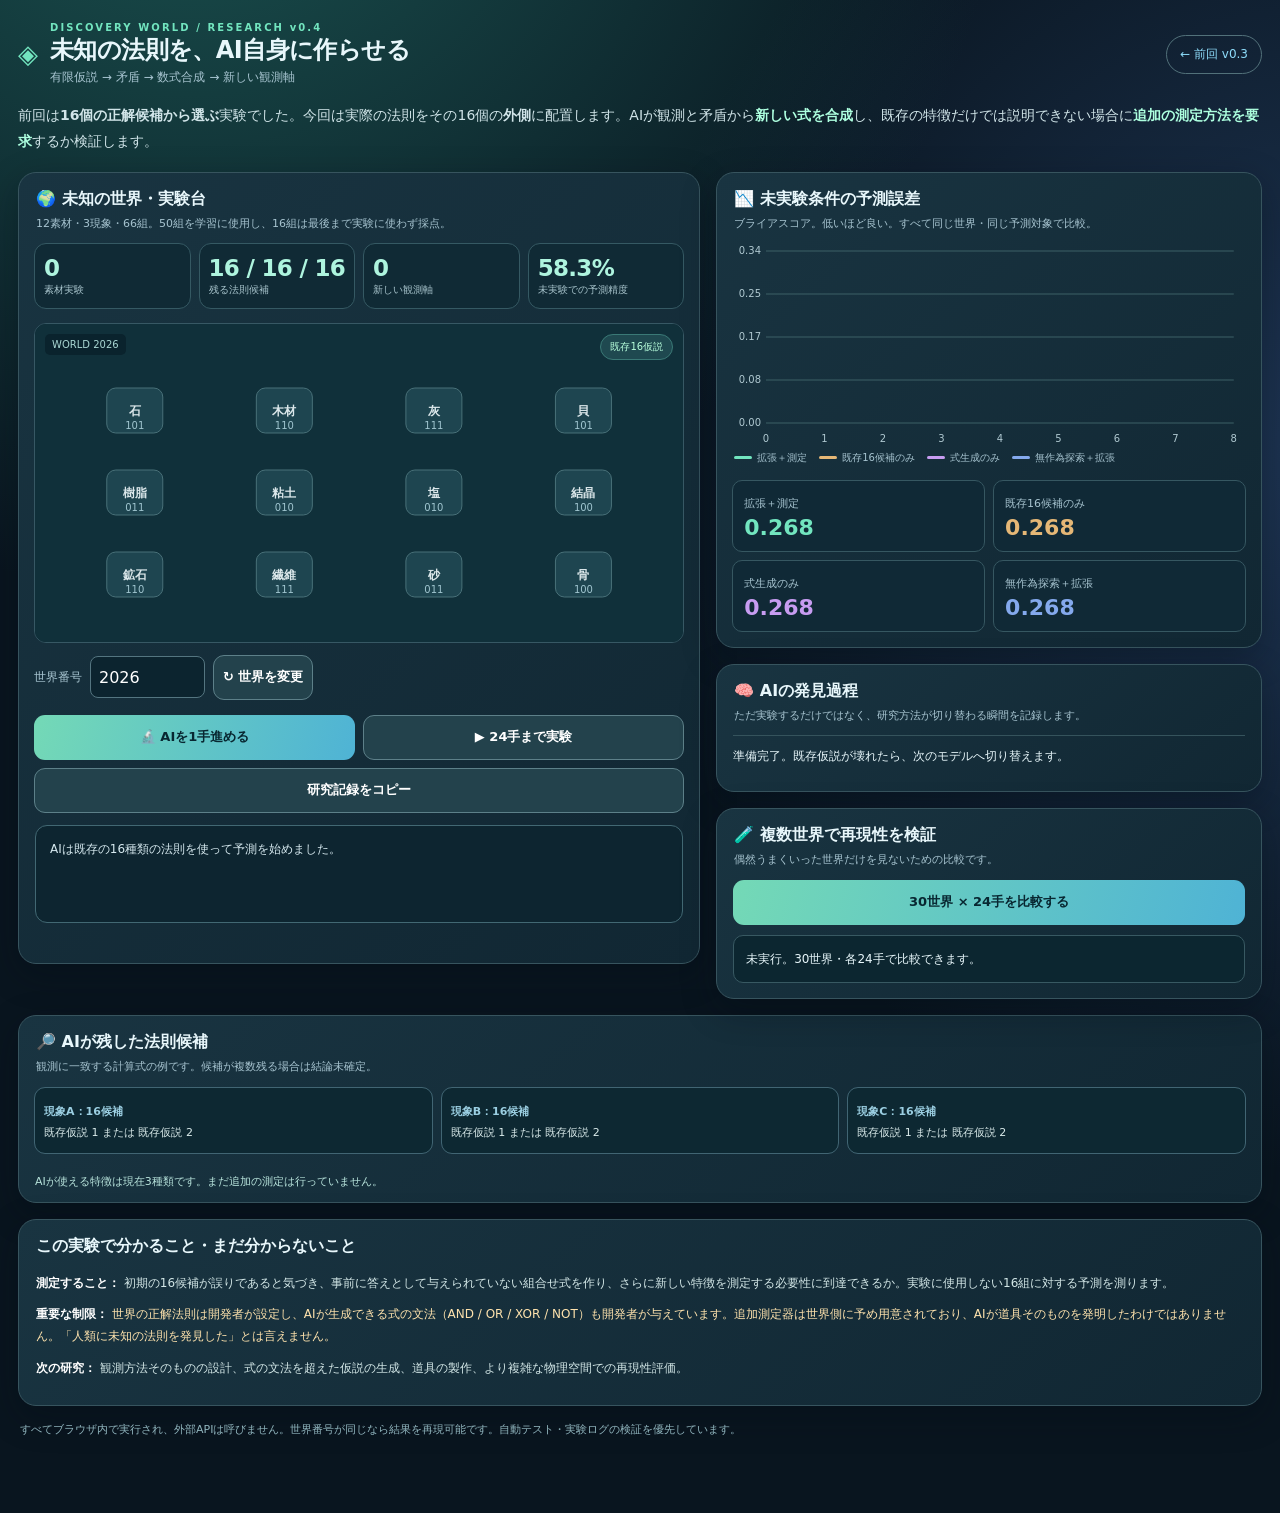
<file: discovery-world/v04/index.html>
<!doctype html>
<html lang="ja">
<head>
<meta charset="utf-8" />
<meta name="viewport" content="width=device-width,initial-scale=1,viewport-fit=cover" />
<meta name="theme-color" content="#0c1c27" />
<meta name="description" content="AIが最初の仮説にない法則を合成し、新しい観測軸を要請する過程を測定する研究実験" />
<title>DISCOVERY WORLD — 未知概念発見 v0.4</title>
<style>
:root{color-scheme:dark;--bg:#09151f;--pane:#132936;--pane2:#163441;--line:#37545e;--txt:#e8f7fb;--muted:#a7c4d0;--a:#72e5bf;--b:#e5b776;--c:#84a9ed;--d:#c79cf1}
*{box-sizing:border-box}html,body{margin:0;min-height:100%;background:radial-gradient(circle at 15% -15%,#1b5552 0,transparent 40%),radial-gradient(circle at 105% 30%,#1e3554 0,transparent 42%),var(--bg);color:var(--txt);font-family:system-ui,-apple-system,BlinkMacSystemFont,"Hiragino Kaku Gothic ProN","Noto Sans JP",sans-serif}
button,input{font:inherit}button{cursor:pointer;touch-action:manipulation}button:focus-visible,input:focus-visible,a:focus-visible{outline:2px solid var(--a);outline-offset:2px}button:disabled{opacity:.52;cursor:default}a{color:#8edcfa}
.shell{max-width:1280px;padding:22px 18px 60px;margin:auto}.top{display:flex;justify-content:space-between;align-items:center;gap:12px;flex-wrap:wrap}.logo{font-size:26px;color:var(--a)}.brand{display:flex;align-items:center;gap:12px}.kicker{color:var(--a);font-size:10px;letter-spacing:.21em;font-weight:850}.brand h1{font-size:24px;letter-spacing:-.025em;margin:1px 0 3px}.brand p{margin:0;color:var(--muted);font-size:12px}.link{font-size:12px;text-decoration:none;border:1px solid #52717a;border-radius:20px;padding:10px 13px}.intro{font-size:14px;line-height:1.85;color:#d1e5e9;margin:17px 0}.intro strong{color:#adffdf}.design{display:grid;grid-template-columns:minmax(0,1.25fr) minmax(320px,1fr);align-items:start;gap:16px}.card{background:linear-gradient(140deg,#193441,#112733);border:1px solid var(--line);border-radius:18px;overflow:hidden;box-shadow:0 11px 35px #010c1455}.head{padding:16px 17px 10px}.head h2{font-size:16px;margin:0 0 5px}.desc{font-size:11px;color:var(--muted);line-height:1.65;margin:0}.grid4{display:grid;grid-template-columns:repeat(4,minmax(0,1fr));gap:8px;padding:0 15px 14px}.stat{border:1px solid #355963;background:#102a35;padding:11px 9px;border-radius:12px;min-width:0}.stat .val{font-size:23px;letter-spacing:-.03em;font-weight:850;color:#aef4de}.stat .label{font-size:10px;color:#a9c5cd;line-height:1.4;margin-top:2px}.world{border:1px solid #375864;margin:0 15px 12px;height:320px;border-radius:12px;background:#0c2531;position:relative;overflow:hidden}.world canvas{display:block;height:100%;width:100%}.stamp{position:absolute;top:10px;left:10px;border-radius:5px;background:#09202acb;padding:5px 7px;font-size:10px;color:#a9d7d3}.stamp-right{position:absolute;right:10px;top:10px;padding:5px 9px;border-radius:20px;background:#1f4950;border:1px solid #3a7976;color:#b8ffdc;font-size:10px}.actions{padding:0 15px 12px;display:grid;grid-template-columns:1fr 1fr;gap:8px}.btn{min-height:45px;background:#23424c;color:white;border:1px solid #5d8089;border-radius:11px;font-size:13px;font-weight:750;padding:11px 9px}.btn.main{background:linear-gradient(105deg,#74d9b6,#4fb3d5);color:#082731;border:0}.btn.full{grid-column:span 2}.settings{padding:0 15px 15px;display:flex;gap:8px;align-items:center;flex-wrap:wrap}.settings label{font-size:12px;color:var(--muted)}.settings input{width:115px;border:1px solid #547580;background:#0c242f;color:white;border-radius:8px;min-height:42px;padding:8px}.bar-status{min-height:25px;padding:0 17px 13px;font-size:12px;color:#afe8d7}.bar-status.error{color:#ffc2ac}.notes{padding:0 16px 15px}.latest{background:#0d2530;border:1px solid #426873;border-radius:12px;padding:12px 14px;font-size:12px;line-height:1.85;color:#d6e9ef;min-height:98px}.latest strong{color:#b4f9d5}.right{display:grid;gap:16px}.chartarea{margin:0 13px;height:205px}.chartarea canvas{width:100%;height:100%}.legend{padding:3px 17px 15px;display:flex;gap:12px;flex-wrap:wrap;font-size:10px;color:var(--muted)}.swatch{display:inline-block;height:3px;width:18px;border-radius:5px;margin-right:5px;vertical-align:middle}.fourcols{display:grid;grid-template-columns:repeat(2,1fr);gap:8px;padding:0 15px 15px}.metric{background:#102936;border:1px solid #365761;padding:11px;border-radius:10px}.metric span{font-size:11px;color:var(--muted)}.metric strong{display:block;margin-top:4px;font-size:22px}.trace{padding:0 16px 15px;max-height:350px;overflow:auto}.record{border-top:1px solid #35535c;padding:10px 0;font-size:12px;line-height:1.7}.record strong{color:#b7f1db}.record small{color:#9cbac3}.wide{margin-top:16px}.bench{padding:0 16px 15px}.bench button{width:100%}.bench-output{font-size:12px;line-height:1.9;background:#0c2630;border:1px solid #385962;border-radius:10px;padding:12px;margin-top:10px}.formulas{display:grid;grid-template-columns:repeat(3,1fr);gap:8px;padding:0 15px 15px}.formula{background:#0d2832;border:1px solid #416573;border-radius:11px;padding:12px 9px;overflow-wrap:anywhere}.formula b{font-size:11px;color:#9bcfe2}.formula p{font-size:11px;color:#daebeb;margin:6px 0 0;line-height:1.5}.limitations{padding:0 17px 17px;font-size:12px;line-height:1.85;color:#d3e7e7}.limitations strong{color:#fff}.limitations p{margin:0 0 9px}.limitations .warn{color:#ffe3ad}.foot{font-size:11px;color:#91b6be;margin:16px 2px}.hidden-label{font-size:11px;color:#b9e5dd;margin:5px 16px 13px}.controls{display:flex;gap:8px;padding:0 15px 14px}.controls .btn{flex:1}.alert{color:#f3cf86}.sr{position:absolute;clip:rect(0,0,0,0);width:1px;height:1px;overflow:hidden}
@media(max-width:900px){.design{grid-template-columns:1fr}.right{grid-template-columns:1fr}.shell{padding:14px 10px 38px}.brand h1{font-size:21px}.world{height:285px}.grid4 .val{font-size:21px}}@media(max-width:420px){.grid4{padding:0 9px 10px;gap:5px}.stat{padding:9px 5px}.stat .val{font-size:19px}.stat .label{font-size:9px}.world{margin:0 9px 10px;height:260px}.actions{padding:0 9px 11px}.btn{font-size:12px}.formulas{grid-template-columns:1fr}.brand p{font-size:11px}.intro{font-size:13px}}
</style>
</head>
<body>
<main class="shell">
<header class="top"><div class="brand"><span class="logo">◈</span><div><div class="kicker">DISCOVERY WORLD / RESEARCH v0.4</div><h1>未知の法則を、AI自身に作らせる</h1><p>有限仮説 → 矛盾 → 数式合成 → 新しい観測軸</p></div></div><a class="link" href="../research/">← 前回 v0.3</a></header>
<p class="intro">前回は<b>16個の正解候補から選ぶ</b>実験でした。今回は実際の法則をその16個の<b>外側</b>に配置します。AIが観測と矛盾から<strong>新しい式を合成</strong>し、既存の特徴だけでは説明できない場合に<strong>追加の測定方法を要求</strong>するか検証します。</p>
<section class="design">
<div class="card">
<div class="head"><h2>🌍 未知の世界・実験台</h2><p class="desc">12素材・3現象・66組。50組を学習に使用し、16組は最後まで実験に使わず採点。</p></div>
<div class="grid4">
 <div class="stat"><div class="val" id="step-count">0</div><div class="label">素材実験</div></div>
 <div class="stat"><div class="val" id="state-count">16×3</div><div class="label">残る法則候補</div></div>
 <div class="stat"><div class="val" id="probe-count">0</div><div class="label">新しい観測軸</div></div>
 <div class="stat"><div class="val" id="accuracy">--</div><div class="label">未実験での予測精度</div></div>
</div>
<div class="world"><canvas id="world" aria-label="AIが選んだ素材の組合せと12素材の探索世界"></canvas><span class="stamp" id="world-tag">WORLD 2026</span><span class="stamp-right" id="phase">有限仮説</span></div>
<div class="settings"><label for="seed">世界番号</label><input id="seed" type="number" inputmode="numeric" min="1" max="4294967295" value="2026"><button class="btn" id="reset" type="button">↻ 世界を変更</button></div>
<div class="actions"><button class="btn main" id="step" type="button">🔬 AIを1手進める</button><button class="btn" id="auto" type="button">▶ 24手まで実験</button><button class="btn full" id="copy" type="button">研究記録をコピー</button></div>
<div class="notes"><div class="latest" id="latest">AIはまず16種類の既存法則で世界を予測します。矛盾が発生したら、別の式を合成する方法へ切り替えます。</div></div>
<div class="bar-status" role="status" id="status"></div>
</div>
<div class="right">
<div class="card"><div class="head"><h2>📉 未実験条件の予測誤差</h2><p class="desc">ブライアスコア。低いほど良い。すべて同じ世界・同じ予測対象で比較。</p></div><div class="chartarea"><canvas id="chart" aria-label="3種類のAIの予測誤差の推移"></canvas></div><div class="legend"><span><i class="swatch" style="background:var(--a)"></i>拡張＋測定</span><span><i class="swatch" style="background:var(--b)"></i>既存16候補のみ</span><span><i class="swatch" style="background:var(--d)"></i>式生成のみ</span><span><i class="swatch" style="background:var(--c)"></i>無作為探索＋拡張</span></div><div class="fourcols"><div class="metric"><span>拡張＋測定</span><strong style="color:var(--a)" id="metric-expand">--</strong></div><div class="metric"><span>既存16候補のみ</span><strong style="color:var(--b)" id="metric-closed">--</strong></div><div class="metric"><span>式生成のみ</span><strong style="color:var(--d)" id="metric-grammar">--</strong></div><div class="metric"><span>無作為探索＋拡張</span><strong style="color:var(--c)" id="metric-random">--</strong></div></div></div>
<div class="card"><div class="head"><h2>🧠 AIの発見過程</h2><p class="desc">ただ実験するだけではなく、研究方法が切り替わる瞬間を記録します。</p></div><div class="trace" id="trace"><div class="record">実験開始前。AIに正しい法則は教えていません。</div></div></div>
<div class="card"><div class="head"><h2>🧪 複数世界で再現性を検証</h2><p class="desc">偶然うまくいった世界だけを見ないための比較です。</p></div><div class="bench"><button class="btn main" id="benchmark" type="button">30世界 × 24手を比較する</button><div class="bench-output" id="benchmark-result">未実行。毎回同じ素材条件と実験予算で、4つの探索方法を比較します。</div></div></div>
</div>
</section>
<section class="card wide"><div class="head"><h2>🔎 AIが残した法則候補</h2><p class="desc">観測に一致する計算式の例です。候補が複数残る場合は結論未確定。</p></div><div class="formulas" id="formulas"></div><p class="hidden-label" id="sensor-note">現在の観測器では、素材の特徴を3種類だけ認識できます。</p></section>
<section class="card wide"><div class="head"><h2>この実験で分かること・まだ分からないこと</h2></div><div class="limitations">
<p><strong>測定すること：</strong> 初期の16候補が誤りであると気づき、事前に答えとして与えられていない組合せ式を作り、さらに新しい特徴を測定する必要性に到達できるか。実験に使用しない16組に対する予測を測ります。</p>
<p class="warn"><strong>重要な制限：</strong> 世界の正解法則は開発者が設定し、AIが生成できる式の文法（AND / OR / XOR / NOT）も開発者が与えています。追加測定器は世界側に予め用意されており、AIが道具そのものを発明したわけではありません。「人類に未知の法則を発見した」とは言えません。</p>
<p><strong>次の研究：</strong> 観測方法そのものの設計、式の文法を超えた仮説の生成、道具の製作、より複雑な物理空間での再現性評価。</p>
</div></section>
<p class="foot">すべてブラウザ内で実行され、外部APIは呼びません。世界番号が同じなら結果を再現可能です。自動テスト・実験ログの検証を優先しています。</p>
</main>
<script>
/* DISCOVERY WORLD v0.4 — hypothesis-space expansion & hidden-feature probe.
   Original teaching/benchmark engine. All outcomes generated by a sealed world.
   No ML model/API is used; hypotheses are symbolic programs searched within a fixed grammar. */
(function(root,factory){const mod=factory();if(typeof module==='object'&&module.exports)module.exports=mod;root.Discovery04=mod;})(typeof window!=='undefined'?window:globalThis,function(){
'use strict';const MATERIALS=['石','木材','灰','貝','樹脂','粘土','塩','結晶','鉱石','繊維','砂','骨'];
const CHANNELS=['現象A','現象B','現象C'];
const propertyLabels=['特徴0','特徴1','特徴2','未知特徴X'];
function rng(seed){let s=(seed>>>0)||1;return ()=>{s=(s+0x6D2B79F5)>>>0;let t=s;t=Math.imul(t^(t>>>15),t|1);t^=t+Math.imul(t^(t>>>7),t|61);return ((t^(t>>>14))>>>0)/4294967296;};}
function shuffle(xs,r){let a=xs.slice();for(let i=a.length-1;i>0;i--){const j=Math.floor(r()*(i+1));[a[i],a[j]]=[a[j],a[i]];}return a;}
function allPairs(n=MATERIALS.length){const out=[];for(let i=0;i<n;i++)for(let j=i+1;j<n;j++)out.push([i,j]);return out;}
function key(pair){return `${pair[0]}:${pair[1]}`;}
function atoms(sigA,sigB,includeHidden){
 const count=includeHidden?4:3, val=[];
 for(let i=0;i<count;i++){
  const a=sigA[i]===1,b=sigB[i]===1;
  val.push(Number(a||b),Number(a&&b),Number(a!==b));
 }
 return val;
}
function baseCandidates(sigs,includeHidden=false){
 // The historical 16-rule set is intentionally retained as a weak prior.
 const signatures=sigs;
 const rules=[
 (a,b)=>a[0]&&b[0],(a,b)=>a[1]&&b[1],(a,b)=>a[2]&&b[2],
 (a,b)=>(a[0]&&b[1])||(b[0]&&a[1]),
 (a,b)=>(a[0]&&b[2])||(b[0]&&a[2]),
 (a,b)=>(a[1]&&b[2])||(b[1]&&a[2]),
 (a,b)=>(a[0]||b[0])&&(a[1]||b[1]),
 (a,b)=>(a[1]||b[1])&&(a[2]||b[2]),
 (a,b)=>(a[0]||b[0])&&(a[2]||b[2]),
 (a,b)=>a[0]!==b[0],(a,b)=>a[1]!==b[1],(a,b)=>a[2]!==b[2],
 (a,b)=>a[0]&&b[0]&&!a[2]&&!b[2],
 (a,b)=>a[1]&&b[1]&&!a[0]&&!b[0],
 (a,b)=>(a[0]!==b[0])&&(a[1]||b[1]),
 (a,b)=>(a[2]&&b[2])||(a[0]&&b[0])];
 return rules.map((fn,id)=>({id:'old'+id,label:'既存仮説 '+(id+1),predict:p=>Number(Boolean(fn(signatures[p[0]],signatures[p[1]])))}));
}
function grammarCandidates(sigs,hasHidden){
 const pairs=allPairs(),lookup=new Map();
 const names=[];
 for(let d=0;d<(hasHidden?4:3);d++)names.push(`${propertyLabels[d]}をどちらかが持つ`,`${propertyLabels[d]}を両方が持つ`,`${propertyLabels[d]}が異なる`);
 const at=p=>atoms(sigs[p[0]],sigs[p[1]],hasHidden);
 function add(label,fun){
  // Deduplicate equivalent rules across all possible material pairs. No outcome labels used.
  const table=pairs.map(p=>Number(Boolean(fun(at(p)))));
  const sign=table.join('');
  if(!lookup.has(sign))lookup.set(sign,{id:`g${lookup.size}`,label,predict:p=>table[allIndex.get(key(p))],complexity:label.length});
 }
 const allIndex=new Map(pairs.map((p,i)=>[key(p),i]));
 for(let a=0;a<names.length;a++){
  add(names[a],v=>v[a]);
  add('NOT('+names[a]+')',v=>!v[a]);
 }
 for(let a=0;a<names.length;a++)for(let b=a+1;b<names.length;b++){
  add('('+names[a]+' AND '+names[b]+')',v=>v[a]&&v[b]);
  add('('+names[a]+' AND NOT '+names[b]+')',v=>v[a]&&!v[b]);
  add('(NOT '+names[a]+' AND '+names[b]+')',v=>!v[a]&&v[b]);
  add('('+names[a]+' OR '+names[b]+')',v=>v[a]||v[b]);
  add('('+names[a]+' XOR '+names[b]+')',v=>Boolean(v[a])!==Boolean(v[b])); }
 return [...lookup.values()];
}
function makeWorld(seed=2026){
 const random=rng(seed^0xa44b21);
 // Six visible patterns, each repeated twice with different invisible property X.
 const visible=shuffle(Array.from({length:8},(_,i)=>[(i>>2)&1,(i>>1)&1,i&1]),random).slice(0,6);
 const signatures=shuffle(visible.flatMap(v=>[[...v,0],[...v,1]]),random);
 const ids=shuffle([0,1,2],random);
 const A=(v,w)=>{const a=atoms(v,w,true);return Number(a[ids[0]*3]&&!a[ids[1]*3+1]);};
 const B=(v,w)=>{const a=atoms(v,w,true);return Number(Boolean(a[ids[2]*3+2])!==Boolean(a[ids[0]*3+1]));};
 const C=(v,w)=>{const a=atoms(v,w,true);return Number(a[11]&&a[ids[1]*3]);}; // 11 = hidden X mismatch
 const rules=[A,B,C];
 const outcome=p=>rules.map(f=>f(signatures[p[0]],signatures[p[1]]));
 // Force all feature patterns to be available to either evaluation or training.
 const pairs=shuffle(allPairs(),random),holdout=pairs.slice(0,16),training=pairs.slice(16);
 const pub=Object.freeze({seed,materials:MATERIALS.slice(),signatures:signatures.map(x=>x.slice(0,3)),training:training.map(p=>p.slice())});
 // Internal outcome oracle intentionally inaccessible via public/signatures.
 return {public:pub,truth:outcome,probe:()=>signatures.map(s=>s[3]),evalPairs:holdout.map(p=>p.slice()),_debugRules:()=>({visibleIndices:ids.slice(),formulas:['A: any'+ids[0]+' AND NOT both'+ids[1],'B: xor'+ids[2]+' XOR both'+ids[0],'C: xorX AND any'+ids[1]]})};
}
function filterCandidates(candidates,obs){return candidates.filter(h=>obs.every(o=>h.predict(o.pair)===o.y));}
function score(probs,actual){let sum=0;for(let i=0;i<actual.length;i++)sum+=(probs[i]-actual[i])**2;return sum/actual.length;}
function entropy(p){return p<=0||p>=1?0:-(p*Math.log2(p)+(1-p)*Math.log2(1-p));}
function createAgent(world,mode='expand'){
 if(!['expand','closed','random-expand','grammar'].includes(mode))throw Error('Unknown agent mode');
 const random=rng(world.public.seed^(mode==='closed'?0xf08af:mode==='expand'?0xc51ac:0x972aac));
 const state={mode,observations:[],visited:new Set(),sensorOn:false,views:world.public.signatures.map(x=>x.slice()),phase:'old',trace:[],experiments:0,probes:0,random,modelCache:null,synthCache:null};
 function candidates(){
  if(state.modelCache)return state.modelCache;
  const base=baseCandidates(state.views),groups=CHANNELS.map((_,c)=>filterCandidates(base,state.observations.map(o=>({pair:o.pair,y:o.observed[c]}))));
  if(state.mode==='closed')return state.modelCache={groups,phase:'old'};
  // Expand only after any of the original 16 rule sets becomes inconsistent.
  if(groups.every(g=>g.length))return state.modelCache={groups,phase:'old'};
  const gen=state.synthCache||(state.synthCache=grammarCandidates(state.views,state.sensorOn));
  return state.modelCache={groups:CHANNELS.map((_,c)=>filterCandidates(gen,state.observations.map(o=>({pair:o.pair,y:o.observed[c]})))),phase:state.sensorOn?'probe':'synthesis'};
 }
 function predict(p,model){return model.groups.map(g=>g.length?g.reduce((s,h)=>s+h.predict(p),0)/g.length:.5);}
 function status(){const m=candidates();return {phase:m.phase,model:m,remaining:m.groups.map(g=>g.length)};}
 function choosePair(m){
  const remaining=world.public.training.filter(p=>!state.visited.has(key(p)));
  if(!remaining.length)return null;
  if(state.mode==='random-expand')return {pair:remaining[Math.floor(state.random()*remaining.length)],info:0};
  let best=null,high=-Infinity;
  for(const p of remaining){const probs=predict(p,m),inf=probs.reduce((acc,v)=>acc+entropy(v),0),tie=state.random()*1e-7;
   if(inf+tie>high){high=inf+tie;best={pair:p,info:inf};}}
  return best;
 }
 function next(){
  if(state.experiments>=50)return {kind:'end',reason:'Maximum experiment budget'};
  let st=status();
  const requiresProbe=state.mode!=='closed'&&state.mode!=='grammar'&&!state.sensorOn&&st.phase==='synthesis'&&st.remaining.some(n=>n===0);
  if(requiresProbe){
   // One NEW measurement operation is offered by the environment, not invented by AI.
   const x=world.probe();state.views.forEach((row,i)=>row.push(x[i]));state.sensorOn=true;state.probes++;state.modelCache=null;state.synthCache=null;
   const after=status();state.phase='probe';   const rec={kind:'probe',reason:'既存の特徴だけではすべての観測結果を説明できないため、追加の測定軸を要請',remaining:after.remaining.slice(),step:state.experiments,probeCount:state.probes};state.trace.push(rec);return rec;
  }
  st=status();state.phase=st.phase;
  const selection=choosePair(st.model);if(!selection)return {kind:'end',reason:'No training pairs left'};
  const before=st.remaining.slice(),y=world.truth(selection.pair);state.observations.push({pair:selection.pair.slice(),observed:y.slice()});state.modelCache=null;state.visited.add(key(selection.pair));state.experiments++;
  const after=status(),rec={kind:'experiment',step:state.experiments,pair:selection.pair.slice(),observation:y.slice(),info:selection.info,phaseBefore:st.phase,phaseAfter:after.phase,remainingBefore:before,remainingAfter:after.remaining.slice(),modelFit:after.remaining.every(n=>n>0),reason:selection.info>1e-7?'異なる仮説の予測が最も割れる実験を選択':'情報量を増やす未実験条件を確認'};
  state.trace.push(rec);return rec;
 }
 function measure(){const m=status();let brier=0,correct=0,count=0,exact=0;
  for(const p of world.evalPairs){const y=world.truth(p),pr=predict(p,m.model);brier+=score(pr,y);exact+=Number(pr.every((v,i)=>(v>=.5?1:0)===y[i]));correct+=pr.filter((v,i)=>(v>=.5?1:0)===y[i]).length;count+=3;}
  return {brier:brier/world.evalPairs.length,accuracy:correct/count,exact:exact/world.evalPairs.length,phase:m.phase,hypotheses:m.remaining.slice(),experiments:state.experiments,probes:state.probes,sensorOn:state.sensorOn};
 }
 function topHypotheses(){const st=status();return st.model.groups.map(g=>g.slice(0,2).map(h=>h.label));}
 return {state,next,measure,status,topHypotheses};
}
function evaluate(seed=2026,actions=24){const w=makeWorld(seed),agents={expand:createAgent(w,'expand'),closed:createAgent(w,'closed'),grammar:createAgent(w,'grammar'),random:createAgent(w,'random-expand')},history=[];
 for(let tick=0;tick<=actions;tick++){
  const row={tick};for(const [k,a]of Object.entries(agents))row[k]=a.measure();history.push(row);
  if(tick<actions)for(const a of Object.values(agents))a.next();
 }
 return {seed,actions,agents,history,final:history.at(-1),world:w};
}
function sweep(seed=1701,worlds=50,actions=24){let sum={expand:0,closed:0,grammar:0,random:0},acc={expand:0,closed:0,grammar:0,random:0},probe=0,expanded=0,success=0;
 for(let k=0;k<worlds;k++){const w=makeWorld((seed+k*2654435761)>>>0),agents={expand:createAgent(w,'expand'),closed:createAgent(w,'closed'),grammar:createAgent(w,'grammar'),random:createAgent(w,'random-expand')};
  for(let t=0;t<actions;t++)for(const a of Object.values(agents))a.next();
  for(const [name,a]of Object.entries(agents)){const m=a.measure();sum[name]+=m.brier;acc[name]+=m.accuracy;}
  probe+=agents.expand.state.probes;expanded+=Number(agents.expand.state.phase!=='old');success+=Number(agents.expand.measure().brier<agents.closed.measure().brier-1e-7);
 }
 for(const k of Object.keys(sum)){sum[k]/=worlds;acc[k]/=worlds;}
 return {seed,worlds,actions,meanBrier:sum,meanAccuracy:acc,probeRate:probe/worlds,expandedRate:expanded/worlds,winRate:success/worlds};
}
return {MATERIALS,CHANNELS,makeWorld,createAgent,evaluate,sweep};
});

</script>
<script>
(()=>{'use strict';
 const D=window.Discovery04,el=id=>document.getElementById(id),colors={expand:'#72e5bf',closed:'#e5b776',grammar:'#c79cf1',random:'#84a9ed'};
 let seed=2026,world,agents,history=[],busy=false,lastPair=null;
 const fmt=n=>Number(n).toFixed(3);
 function mean(names){return Object.fromEntries(names.map(k=>[k,agents[k].measure()]));}
 function refresh(){const rows=mean(['expand','closed','grammar','random']);el('step-count').textContent=rows.expand.experiments;el('state-count').textContent=rows.expand.hypotheses.join(' / ');el('probe-count').textContent=rows.expand.probes;el('accuracy').textContent=(rows.expand.accuracy*100).toFixed(1)+'%';
  ['expand','closed','grammar','random'].forEach(k=>el('metric-'+k).textContent=fmt(rows[k].brier));
  const phase=rows.expand.phase;el('phase').textContent=phase==='old'?'既存16仮説':phase==='synthesis'?'未知の式を合成':'新しい観測軸を導入';
  el('sensor-note').textContent=rows.expand.sensorOn?'AIが既存の特徴だけでは説明できない現象を検出し、未知特徴Xの測定を要請しました。測定器自体は世界が提供しています。':'AIが使える特徴は現在3種類です。まだ追加の測定は行っていません。';
  const models=agents.expand.topHypotheses();el('formulas').replaceChildren(...models.map((xs,i)=>{const wrap=document.createElement('div');wrap.className='formula';const h=document.createElement('b');h.textContent=D.CHANNELS[i]+'：'+rows.expand.hypotheses[i]+'候補';const p=document.createElement('p');p.textContent=xs.length?xs.join(' または '):'説明できる式が見つかっていません';wrap.append(h,p);return wrap;}));
  history.push({tick:history.length,...rows});drawWorld();drawChart();}
 function init(){const raw=Number(el('seed').value);seed=(Number.isFinite(raw)?raw:2026)>>>0;if(seed===0)seed=1;el('seed').value=seed;world=D.makeWorld(seed);agents={expand:D.createAgent(world,'expand'),closed:D.createAgent(world,'closed'),grammar:D.createAgent(world,'grammar'),random:D.createAgent(world,'random-expand')};history=[];lastPair=null;el('trace').innerHTML='<div class="record">準備完了。既存仮説が壊れたら、次のモデルへ切り替えます。</div>';el('latest').textContent='AIは既存の16種類の法則を使って予測を始めました。';el('benchmark-result').textContent='未実行。30世界・各24手で比較できます。';el('world-tag').textContent='WORLD '+seed;status('');refresh();}
 function status(s,error=false){el('status').textContent=s;el('status').className='bar-status'+(error?' error':'');}
 function trial(){const before=agents.expand.status().phase,rec=agents.expand.next();agents.closed.next();agents.grammar.next();agents.random.next();if(rec.kind==='end'){status('実験可能な操作が終了しました。');return false;}
  if(rec.kind==='experiment'){lastPair=rec.pair;let change=rec.phaseAfter!==rec.phaseBefore;let msg='実験 '+rec.step+'：'+rec.pair.map(i=>D.MATERIALS[i]).join(' × ')+' → '+rec.observation.map((v,i)=>D.CHANNELS[i]+':'+v).join(' / ');
    if(change)msg+='。既存法則と矛盾したため、式を新たに合成';
    el('latest').textContent=msg;addLog(rec,change);}
  else {el('latest').textContent='既存の特徴だけでは現象を説明できません。AIが「未知特徴Xを測る」という新しい測定操作を選びました。';addLog(rec,true);}
  refresh();return true; }
 function addLog(rec,important){const target=el('trace');if(target.firstElementChild?.textContent.includes('準備完了'))target.replaceChildren();const d=document.createElement('div');d.className='record';const title=document.createElement('strong');title.textContent=rec.kind==='probe'?'🔎 観測軸の拡張（重要）':`#${rec.step} ${rec.pair.map(i=>D.MATERIALS[i]).join(' × ')}`;
  const t=document.createElement('div');t.textContent=rec.kind==='probe'?rec.reason:rec.reason+` / A,B,C=${rec.observation.join(',')} / 候補 ${rec.remainingAfter.join('/')}`;
  if(rec.kind==='experiment'&&rec.phaseBefore!==rec.phaseAfter){const e=document.createElement('div');e.textContent='既存16候補に矛盾 → AND/OR/XOR/NOTを使って新しい法則候補を合成';e.className='alert';d.append(e);}
  d.prepend(title);d.append(t);target.prepend(d);while(target.children.length>14)target.lastChild.remove();}
 function fit(canvas){const rect=canvas.getBoundingClientRect(),w=Math.max(1,rect.width),h=Math.max(1,rect.height),scale=Math.min(2,window.devicePixelRatio||1);canvas.width=Math.round(w*scale);canvas.height=Math.round(h*scale);const c=canvas.getContext('2d');c.setTransform(scale,0,0,scale,0,0);return {c,w,h};}
 function drawWorld(){const {c,w,h}=fit(el('world'));c.clearRect(0,0,w,h);c.fillStyle='#10303a';c.fillRect(0,0,w,h);const n=4,margin=25,top=48,bottom=24,cw=(w-2*margin)/n,rh=(h-top-bottom)/3;
  for(let i=0;i<D.MATERIALS.length;i++){const x=margin+cw*((i%4)+.5),y=top+rh*(Math.floor(i/4)+.5),chosen=lastPair?.includes(i);if(chosen){c.fillStyle='#225e58';c.strokeStyle='#a2ffcf';c.lineWidth=3;}else{c.fillStyle='#1e4550';c.strokeStyle='#497179';c.lineWidth=1;}
    c.beginPath();c.roundRect(x-28,y-25,56,45,9);c.fill();c.stroke();c.font='bold 12px system-ui';c.fillStyle=chosen?'#dbfff0':'#dbe7ea';c.textAlign='center';c.fillText(D.MATERIALS[i],x,y+2);const b=world.public.signatures[i].join('');c.font='10px system-ui';c.fillStyle='#a1c6d0';c.fillText(b,x,y+16);
  }
  if(lastPair){const coords=i=>({x:margin+cw*((i%4)+.5),y:top+rh*(Math.floor(i/4)+.5)-24});const p=coords(lastPair[0]),q=coords(lastPair[1]);c.setLineDash([5,5]);c.beginPath();c.moveTo(p.x,p.y);c.lineTo(q.x,q.y);c.strokeStyle='#a5ffcd';c.lineWidth=2.5;c.stroke();c.setLineDash([]);}
 }
 function drawChart(){const {c,w,h}=fit(el('chart')),L=36,R=14,T=8,B=25,iw=w-L-R,ih=h-T-B;const last=history.at(-1).tick,maxX=Math.max(8,last);const vals=history.flatMap(x=>[x.expand.brier,x.closed.brier,x.grammar.brier,x.random.brier]);const maxY=Math.max(.32,...vals)*1.05;
  c.font='10px system-ui';c.strokeStyle='#3c6066';c.fillStyle='#afc8d0';c.textAlign='right';for(let i=0;i<5;i++){const y=T+ih*i/4;c.beginPath();c.moveTo(L,y);c.lineTo(w-R,y);c.stroke();c.fillText((maxY*(1-i/4)).toFixed(2),L-5,y+3);}c.textAlign='center';for(let t=0;t<=maxX;t+=Math.max(1,Math.floor(maxX/6))){c.fillText(t,L+iw*t/maxX,h-6);}
  for(const k of Object.keys(colors)){c.beginPath();history.forEach((s,i)=>{const x=L+iw*s.tick/maxX,y=T+ih*(1-s[k].brier/maxY);if(!i)c.moveTo(x,y);else c.lineTo(x,y);});c.strokeStyle=colors[k];c.lineWidth=2.4;c.stroke();}
 }
 async function run(){if(busy)return;busy=true;el('step').disabled=true;el('auto').disabled=true;status('AIが実験と仮説修正を進めています…');try{while(history.length<=24){if(!trial())break;await new Promise(r=>setTimeout(r,120));}status('24手の実験・仮説更新が完了しました。');}catch(e){status('実験エラー：'+e.message,true);}finally{busy=false;el('step').disabled=false;el('auto').disabled=false;}}
 function benchmark(){if(busy)return;busy=true;el('benchmark').disabled=true;status('30世界を計算しています…');setTimeout(()=>{try{const b=D.sweep(seed,30,24);const p=n=>(100*n).toFixed(1)+'%';el('benchmark-result').textContent=`30世界での予測精度：拡張＋測定 ${p(b.meanAccuracy.expand)}、有限16候補 ${p(b.meanAccuracy.closed)}、式生成のみ ${p(b.meanAccuracy.grammar)}、無作為探索＋拡張 ${p(b.meanAccuracy.random)}。平均Brier：拡張＋測定 ${fmt(b.meanBrier.expand)}、有限 ${fmt(b.meanBrier.closed)}、式生成のみ ${fmt(b.meanBrier.grammar)}、無作為＋拡張 ${fmt(b.meanBrier.random)}。追加測定を選択：${p(b.probeRate)}。最初の16候補を超える式へ移行：${p(b.expandedRate)}。`;status('30世界での比較が完了しました。');}catch(e){status('比較に失敗：'+e.message,true);}finally{busy=false;el('benchmark').disabled=false;}},40);}
 async function copy(){const info={version:'0.4',seed,method:'open hypothesis expansion with symbolic composition and environment-supplied hidden-feature probe',holdoutCount:16,trainingCandidateCount:50,trace:agents.expand.state.trace.map(x=>({...x,pair:x.pair?.map(i=>D.MATERIALS[i])})),history:history.map(x=>({tick:x.tick,expand:x.expand,closed:x.closed,grammar:x.grammar,random:x.random})),knownLimitations:['Grammar and probe are predefined','One feature probe reveals X for all 12 materials','No physical tool invented','World outcomes explicitly built from the same symbolic grammar','Evaluation pairs held out from training']};const txt=JSON.stringify(info,null,2);try{await navigator.clipboard.writeText(txt);status('研究記録をコピーしました。');}catch(e){const ta=document.createElement('textarea');ta.value=txt;ta.style.cssText='width:100%;height:170px;color:#123;background:#fff';el('latest').replaceChildren(ta);ta.focus();ta.select();status('コピーできない環境のため、研究記録をテキスト欄に表示しました。');}}
 el('reset').addEventListener('click',()=>{if(!busy)init();});el('step').addEventListener('click',()=>{if(busy)return;try{trial();status('最新の実験を記録しました。');}catch(e){status('実験エラー：'+e.message,true);}});el('auto').addEventListener('click',run);el('benchmark').addEventListener('click',benchmark);el('copy').addEventListener('click',copy);window.addEventListener('resize',()=>{drawWorld();drawChart();});
 window.__DISCOVERY04_TEST__={get:()=>({steps:agents.expand.state.experiments,probes:agents.expand.state.probes,phase:agents.expand.status().phase,score:agents.expand.measure(),lastPair,trace:agents.expand.state.trace.slice()}),step:()=>trial(),reset:init,benchmark:()=>D.sweep(seed,5,24)};init();
})();
</script>
</body>
</html>
</file>
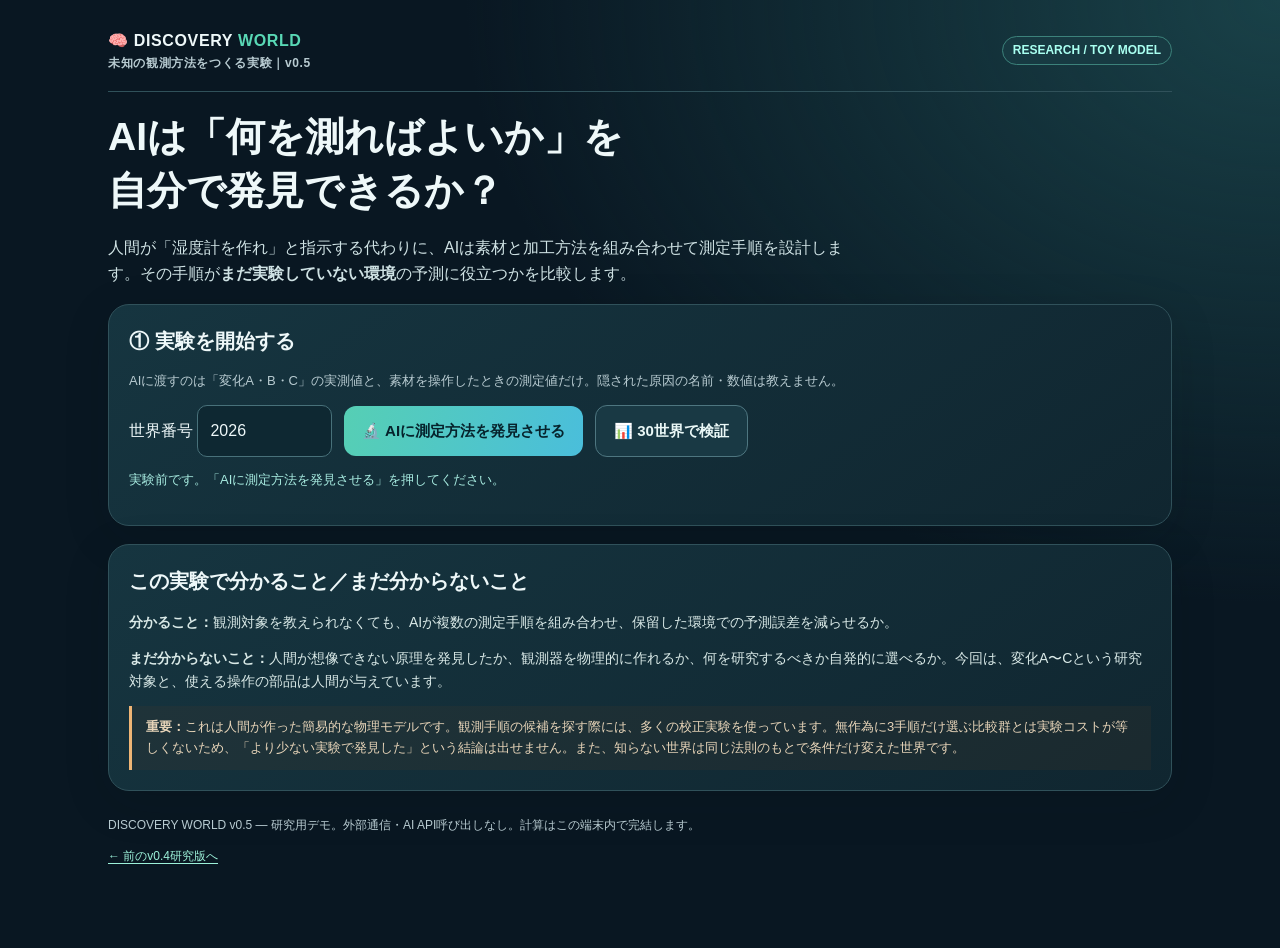
<file: discovery-world/v05/index.html>
<!doctype html>
<html lang="ja">
<head>
<meta charset="UTF-8" />
<meta name="viewport" content="width=device-width,initial-scale=1,viewport-fit=cover" />
<meta name="theme-color" content="#0a1823" />
<title>DISCOVERY WORLD v0.5｜AIは何を測るべきか発見できる？</title>
<meta name="description" content="世界に隠れた性質の名前を教えず、AIに測定方法を自分で組み立てさせる科学的発見の仮想実験。" />
<style>
:root{--bg:#091722;--panel:#122a36;--edge:#30515a;--ink:#eef8f9;--muted:#b8cbd1;--green:#59d8b5;--orange:#efb575;--blue:#83b3ed;--purple:#c6a9e3;color-scheme:dark}*{box-sizing:border-box}html,body{margin:0;min-height:100%;background:radial-gradient(ellipse at top right,#194148 0%,transparent 45%),var(--bg);color:var(--ink);font-family:-apple-system,BlinkMacSystemFont,"Hiragino Kaku Gothic ProN","Yu Gothic",sans-serif;line-height:1.6}button,input{font:inherit}button{cursor:pointer;touch-action:manipulation}.wrap{max-width:1100px;margin:0 auto;padding:20px 18px 70px}.head{display:flex;align-items:center;justify-content:space-between;gap:14px;border-bottom:1px solid var(--edge);padding:8px 0 18px}.logo{font-weight:900;letter-spacing:.04em}.logo span{color:var(--green)}.little{font-size:12px;color:var(--muted)}h1{font-size:clamp(24px,4vw,39px);line-height:1.4;margin:18px 0 10px}h2{font-size:20px;margin:0 0 14px}h3{font-size:16px;margin:0 0 9px}.lead{max-width:760px;color:#cfe2e4}.tag{display:inline-block;color:#a9fff0;border:1px solid #3c827b;background:#173a42;padding:4px 10px;border-radius:40px;font-size:12px;font-weight:700}.panel{background:linear-gradient(145deg,#163540,#102630);border:1px solid var(--edge);padding:20px;border-radius:21px;margin-top:18px;box-shadow:0 12px 45px #04121825}.cols{display:grid;grid-template-columns:1fr 1fr;gap:16px}.three{display:grid;grid-template-columns:repeat(3,minmax(0,1fr));gap:12px}.chip{border:1px solid #38646d;background:#0d2932;border-radius:14px;padding:13px}.chip strong{display:block;font-size:26px;line-height:1.4;font-variant-numeric:tabular-nums}.chip small{color:var(--muted);font-size:12px}.actions{display:flex;gap:12px;flex-wrap:wrap;align-items:center}.btn{background:linear-gradient(105deg,#56cfb4,#4abedb);color:#06232c;border:0;padding:13px 18px;border-radius:12px;font-size:15px;font-weight:800;min-height:46px}.btn.other{background:#193944;border:1px solid #4e7680;color:#eaf8f7}.btn:disabled{opacity:.6;cursor:not-allowed}input[type=number]{color:var(--ink);background:#0e2832;border:1px solid #48717a;border-radius:10px;padding:12px;max-width:135px;width:100%}.note{color:var(--muted);font-size:13px}.warn{border-left:3px solid var(--orange);padding:11px 14px;background:#553e2828;color:#e8d5b9;font-size:13px}.why{font-size:14px;color:#d9e9e7}#chart{width:100%;height:auto;display:block;max-height:310px}.bar-line{display:flex;justify-content:space-between;gap:12px;padding:10px 0;border-bottom:1px solid #35515a}.bar-line:last-child{border:none}.bar-line .value{font-weight:800;font-variant-numeric:tabular-nums}.recipe{border:1px solid #44726e;background:#103238;padding:12px;border-radius:12px;margin-top:9px}.recipe small{color:var(--muted)}.recipe b{font-size:14px}table{width:100%;border-collapse:collapse;font-size:12px;font-variant-numeric:tabular-nums}th,td{padding:9px 6px;border-bottom:1px solid #34505a;text-align:left}th{color:var(--muted);font-weight:600}.scroller{overflow:auto}.status{color:#a8ece1;min-height:22px;font-size:13px}.secondary-link{color:#9cf1d9;text-decoration:underline;text-underline-offset:3px}footer{font-size:12px;color:var(--muted);padding-top:25px}.pill{display:inline-flex;gap:8px;align-items:center}.dot{width:9px;height:9px;display:inline-block;border-radius:50%}.flex-end{justify-content:flex-end}.split{display:flex;align-items:flex-start;justify-content:space-between;gap:16px}.count{font-size:11px;color:var(--muted)}@media(max-width:720px){.wrap{padding:12px 12px 50px}.panel{padding:16px 13px}.cols,.three{grid-template-columns:1fr}.head{align-items:flex-start}.actions{flex-direction:column;align-items:stretch}.actions label{width:100%}.actions input{max-width:none}.btn{width:100%}h2{font-size:18px}.split{flex-direction:column}}
</style>
</head>
<body>
<div class="wrap">
 <header class="head"><div class="logo">🧠 DISCOVERY <span>WORLD</span><div class="little">未知の観測方法をつくる実験｜v0.5</div></div><div class="tag">RESEARCH / TOY MODEL</div></header>
 <h1>AIは「何を測ればよいか」を<br>自分で発見できるか？</h1>
 <p class="lead">人間が「湿度計を作れ」と指示する代わりに、AIは素材と加工方法を組み合わせて測定手順を設計します。その手順が<b>まだ実験していない環境</b>の予測に役立つかを比較します。</p>
 <div class="panel">
  <h2>① 実験を開始する</h2>
  <p class="note">AIに渡すのは「変化A・B・C」の実測値と、素材を操作したときの測定値だけ。隠された原因の名前・数値は教えません。</p>
  <div class="actions">
   <label>世界番号 <input id="seed" type="number" value="2026" min="1" max="999999999" /></label>
   <button class="btn" id="run">🔬 AIに測定方法を発見させる</button>
   <button class="btn other" id="benchmark">📊 30世界で検証</button>
  </div><p class="status" id="status" aria-live="polite">実験前です。「AIに測定方法を発見させる」を押してください。</p>
 </div>
 <div class="panel" id="results" hidden>
  <div class="split"><h2>② 実験結果</h2><div class="count" id="split-info"></div></div>
  <div class="three" id="metrics"></div>
  <p class="note">数値は平均二乗誤差（MSE）。<b>0が完全一致で、小さいほど正確</b>です。比較に使う未知環境の結果は、測定方法の選定には使いません。</p>
  <svg id="chart" viewBox="0 0 680 280" role="img" aria-label="測定方法を追加するごとの予測誤差" xmlns="http://www.w3.org/2000/svg"></svg>
  <p class="note" id="chart-caption"></p>
 </div>
 <div class="panel" id="procedures" hidden><h2>③ AIが組み立てた測定方法</h2><p class="note">素材×前処理×置き方×時間×読み取り方法を組み替え、予測の改善が大きい順に選んでいます。</p><div id="recipes"></div><div id="cost" class="warn" style="margin-top:14px"></div></div>
 <div class="panel" id="blind" hidden><h2>④ 本当に予測できた？</h2><p class="note">測定方法を決めた後で、初めて見る部屋の「変化A」を予測。正解は、その後で照合します。</p><div class="scroller"><table><thead><tr><th>未知環境</th><th>AIの予測</th><th>実際の結果</th><th>差の大きさ</th></tr></thead><tbody id="predictions"></tbody></table></div></div>
 <div class="panel" id="bench-panel" hidden><h2>⑤ 30世界での再現性</h2><div class="three" id="bench-metrics"></div><p class="note" id="bench-caption"></p></div>
 <div class="panel"><h2>この実験で分かること／まだ分からないこと</h2>
  <p class="why"><b>分かること：</b>観測対象を教えられなくても、AIが複数の測定手順を組み合わせ、保留した環境での予測誤差を減らせるか。</p>
  <p class="why"><b>まだ分からないこと：</b>人間が想像できない原理を発見したか、観測器を物理的に作れるか、何を研究するべきか自発的に選べるか。今回は、変化A〜Cという研究対象と、使える操作の部品は人間が与えています。</p>
  <div class="warn"><b>重要：</b>これは人間が作った簡易的な物理モデルです。観測手順の候補を探す際には、多くの校正実験を使っています。無作為に3手順だけ選ぶ比較群とは実験コストが等しくないため、「より少ない実験で発見した」という結論は出せません。また、知らない世界は同じ法則のもとで条件だけ変えた世界です。</div>
 </div>
 <footer>DISCOVERY WORLD v0.5 — 研究用デモ。外部通信・AI API呼び出しなし。計算はこの端末内で完結します。<p><a class="secondary-link" href="../v04/">← 前のv0.4研究版へ</a></p></footer>
</div>
<script>
/* DISCOVERY WORLD v0.5 — self-directed measurement protocol discovery experiment
 * Synthetic environment, non-physical toy physics. Designed for transparent benchmark.
 * This module exports deterministic browser/Node functions with no hidden model access by the learner.
 */
(function(root,factory){
  const api=factory();
  if(typeof module==='object'&&module.exports)module.exports=api;
  root.DiscoveryLabV05=api;
})(typeof globalThis!=='undefined'?globalThis:this,function(){
 'use strict';
 const MATERIALS=['木片','石片','粘土片','樹脂片','結晶片','繊維片'];
 const PREP=['水を含ませる','表面を削る','加温する'];
 const EXPOSURE=['開放','覆う'];
 const TIME=[1,3];
 const READOUT=['重さの変化','色の変化'];
 const CHANNELS=['変化 A','変化 B','変化 C'];
 const OPTIONS=[];
 for(let m=0;m<MATERIALS.length;m++)for(let p=0;p<PREP.length;p++)for(let e=0;e<EXPOSURE.length;e++)for(let t=0;t<TIME.length;t++)for(let r=0;r<READOUT.length;r++)OPTIONS.push({m,p,e,t,r,id:[m,p,e,t,r].join('')});
 function rng(seed){let x=(seed>>>0)||1;return ()=>{x=(x+0x6d2b79f5)>>>0;let t=x;t=Math.imul(t^(t>>>15),t|1);t^=t+Math.imul(t^(t>>>7),t|61);return ((t^(t>>>14))>>>0)/4294967296;};}
 function hash(...xs){let h=2166136261;for(const x of xs){const s=String(x);for(let i=0;i<s.length;i++){h=Math.imul(h^s.charCodeAt(i),16777619);}}return h>>>0;}
 function room(seed,id){
   const r=rng(hash('room',seed,id));
   const latent=[r(),r(),r()];
   const noise=k=>(rng(hash('noise',seed,id,k))()-.5);
   const results=[
     .14+.67*(1-latent[0])+.07*latent[1]+.024*noise('A'),
     .13+.61*latent[1]+.05*latent[2]+.024*noise('B'),
     .16+.62*latent[2]+.08*latent[0]+.024*noise('C')
   ];
   return {id,latent,results};
 }
 function sample(seed,mode){
   // Note: the learner never gets the latent field.
   const count=mode==='quick'?{train:28,validation:16,test:32}:{train:36,validation:22,test:42};
   const make=(set,n)=>Array.from({length:n},(_,i)=>room(seed,`${set}-${i}`));
   return {train:make('cal',count.train),validation:make('val',count.validation),test:make('blind',count.test)};
 }
 // Simulation physics for a constructed measuring procedure. No direct latent sensor is available.
 function reading(world,op,seed){
   const signature=[[.85,.05,.04],[.05,.82,.04],[.08,.05,.90],[.43,.34,.05],[.10,.35,.44],[.06,.05,.05]][op.m];
   const prep=[[1.18,.62,.26],[.27,.86,1.19],[.86,1.15,.63]][op.p];
   const exposure=op.e===0?[1,1,1]:[.11,.15,.73];
   const readout=op.r===0?[1,.26,.45]:[.32,1,1.04];
   const time=op.t===0?0.83:1.21;
   let y=0.12+op.m*.013+op.p*.016;
   for(let i=0;i<3;i++)y+=signature[i]*prep[i]*exposure[i]*readout[i]*time*world.latent[i];
   const noise=(rng(hash('probe',seed,world.id,op.id))()-.5)*.018;
   return y+noise;
 }
 function mae(v){return v.reduce((a,b)=>a+Math.abs(b),0)/v.length;}
 function mse(pred,truth){let e=0,n=0;for(let i=0;i<truth.length;i++)for(let c=0;c<3;c++){e+=(pred[i][c]-truth[i][c])**2;n++;}return e/n;}
 function predictModel(rows,selected,seed,params){
   // ridge regression: X beta = Y, features are only readings of constructed probes.
   // No field containing the world's latent variables is referenced by the learner here.
   const makeX=rows.map(w=>[1,...selected.map(op=>reading(w,op,seed))]);
   const Y=rows.map(w=>w.results);
   const m=selected.length+1;
   const xtx=Array.from({length:m},()=>Array(m).fill(0));
   const xty=Array.from({length:m},()=>Array(3).fill(0));
   for(let r=0;r<makeX.length;r++){
     for(let i=0;i<m;i++){
       for(let j=0;j<m;j++)xtx[i][j]+=makeX[r][i]*makeX[r][j];
       for(let c=0;c<3;c++)xty[i][c]+=makeX[r][i]*Y[r][c];
     }
   }
   for(let i=1;i<m;i++)xtx[i][i]+=.0004;
   // Solve 3 RHS by Gauss-Jordan elimination.
   const augmented=xtx.map((r,i)=>[...r,...xty[i]]);
   for(let i=0;i<m;i++){
     let p=i;for(let j=i+1;j<m;j++)if(Math.abs(augmented[j][i])>Math.abs(augmented[p][i]))p=j;
     [augmented[i],augmented[p]]=[augmented[p],augmented[i]];
     const denom=augmented[i][i]||1e-12;
     for(let k=i;k<m+3;k++)augmented[i][k]/=denom;
     for(let j=0;j<m;j++)if(j!==i){const scale=augmented[j][i];for(let k=i;k<m+3;k++)augmented[j][k]-=scale*augmented[i][k];}
   }
   const coeff=augmented.map(r=>r.slice(m));
   return targets=>targets.map(w=>{
     const features=[1,...selected.map(op=>reading(w,op,seed))];
     return Array.from({length:3},(_,c)=>features.reduce((v,x,i)=>v+x*coeff[i][c],0));
   });
 }
 function validationLoss(split,selected,seed){
   const pred=predictModel(split.train,selected,seed);
   return mse(pred(split.validation),split.validation.map(w=>w.results));
 }
 function blindLoss(split,selected,seed){
   const pred=predictModel(split.train,selected,seed);
   return mse(pred(split.test),split.test.map(w=>w.results));
 }
 function describe(op){return `${MATERIALS[op.m]} → ${PREP[op.p]} → ${EXPOSURE[op.e]} → ${TIME[op.t]}単位時間 → ${READOUT[op.r]}を読む`;}
 function shuffled(arr,r){const v=arr.slice();for(let i=v.length-1;i>0;i--){let j=Math.floor(r()*(i+1));[v[i],v[j]]=[v[j],v[i]];}return v;}
 function discovery(seed=2026,opts={}){
   const split=sample(seed,'quick');
   const baseValidation=validationLoss(split,[],seed);
   let selected=[],history=[{step:0,validation:baseValidation,op:null}],evalCount=0;
   for(let step=0;step<3;step++){
     let champion=null,championLoss=Infinity;
     for(const op of OPTIONS){
       if(selected.some(x=>x.id===op.id))continue;
       const score=validationLoss(split,[...selected,op],seed);
       evalCount++;
       if(score<championLoss-1e-12){championLoss=score;champion=op;}
     }
     if(!champion)break;
     selected.push(champion);
     const validation=validationLoss(split,selected,seed);
     history.push({step:step+1,validation,op:champion,recipe:describe(champion)});
   }
   // Only after the recipes are frozen is the blind partition inspected.
   for(let i=0;i<history.length;i++)history[i].test=blindLoss(split,selected.slice(0,i),seed);
   const rand=rng(hash('random-policy',seed));
   let randomLoss=0,randomRuns=[];
   for(let i=0;i<24;i++){
     const picks=shuffled(OPTIONS,rand).slice(0,selected.length);
     let score=blindLoss(split,picks,seed);
     randomLoss+=score;
     randomRuns.push(score);
   }
   randomLoss/=24;
   return {
     seed,rooms:{calibration:split.train.length,validation:split.validation.length,blind:split.test.length},
     totalRecipes:OPTIONS.length,attemptedRecipeEvaluations:evalCount,
     baseline:history[0].test,selected,history,selectedTest:history.at(-1).test,
     randomMean:randomLoss,randomRuns,
     // For visualization of prediction results on the unseen test partition.
     predictionExample:(()=>{
       const predict=predictModel(split.train,selected,seed);
       const predicted=predict(split.test);
       return split.test.slice(0,8).map((w,i)=>({room:`未知環境 ${i+1}`,actual:w.results.map(x=>+x.toFixed(3)),predicted:predicted[i].map(x=>+x.toFixed(3))}));
     })()
   };
 }
 function benchmark(seed=2026,n=30){
   let data=[];
   for(let i=0;i<n;i++){
     const a=discovery(hash('benchmark',seed,i));
     data.push({baseline:a.baseline,chosen:a.selectedTest,random:a.randomMean,betterThanRandom:a.selectedTest<a.randomMean});
   }
   const avg=k=>data.reduce((s,x)=>s+x[k],0)/n;
   return {n,seed,avgBaseline:avg('baseline'),avgChosen:avg('chosen'),avgRandom:avg('random'),winRate:data.filter(x=>x.betterThanRandom).length/n,data};
 }
 return {MATERIALS,PREP,EXPOSURE,TIME,READOUT,CHANNELS,OPTIONS,room,reading,discovery,benchmark,sample,describe};
});

</script>
<script>
(()=>{'use strict';
 const L=window.DiscoveryLabV05,el=id=>document.getElementById(id);let result=null;
 const fmt=x=>Number(x).toFixed(4);
 const metric=(label,val,color)=>`<div class="chip"><small>${label}</small><strong style="color:${color}">${fmt(val)}</strong></div>`;
 function drawChart(history,base){
   const svg=el('chart'),padL=65,padR=20,padT=24,padB=50,W=680,H=280;
   const max=Math.max(base,...history.map(x=>x.test)) *1.14||.01;
   const x=i=>padL+(W-padL-padR)*i/3;
   const y=v=>padT+(H-padT-padB)*(1-v/max);
   let lines=[];
   for(let n=0;n<=4;n++){
     let v=max*n/4,yy=y(v);
     lines.push(`<line x1="${padL}" y1="${yy}" x2="${W-padR}" y2="${yy}" stroke="#365761" opacity=".8"/><text x="${padL-12}" y="${yy+4}" text-anchor="end" fill="#bdd0d4" font-size="12">${v.toFixed(3)}</text>`);
   }
   const points=history.map((h,i)=>`${x(i).toFixed(1)},${y(h.test).toFixed(1)}`).join(' ');
   lines.push(`<polyline points="${points}" stroke="#59d8b5" stroke-width="4" fill="none" stroke-linejoin="round" stroke-linecap="round"/>`);
   for(let i=0;i<history.length;i++){
     lines.push(`<circle cx="${x(i)}" cy="${y(history[i].test)}" r="5" fill="#59d8b5" stroke="#0a2832" stroke-width="2"/><text x="${x(i)}" y="${H-18}" fill="#dde9e9" text-anchor="middle" font-size="13">${i}</text>`);
   }
   lines.push(`<text x="${(padL+W-padR)/2}" y="${H-1}" text-anchor="middle" fill="#cfe1e1" font-size="12">考案した測定方法の数</text>`);
   svg.innerHTML=lines.join('');
 }
 function show(r){
  result=r;
  for(const id of ['results','procedures','blind'])el(id).hidden=false;
  el('split-info').textContent=`校正 ${r.rooms.calibration} / 選択用検証 ${r.rooms.validation} / 未知環境 ${r.rooms.blind} 件`;
  el('metrics').innerHTML=metric('測定なし',r.baseline,'#efb575')+metric('AIが設計した3手順',r.selectedTest,'#59d8b5')+metric('無作為に3手順（24回平均）',r.randomMean,'#83b3ed');
  drawChart(r.history,r.baseline);
  el('chart-caption').textContent=`世界 ${r.seed} の結果。測定方法を0個から3個に増やしたとき、未知環境の誤差がどう変化したかを表示。`;
  el('recipes').innerHTML=r.history.slice(1).map((h,i)=>`<div class="recipe"><small>第${i+1}手順・選択時の検証誤差 ${fmt(h.validation)}</small><div><b>${h.recipe}</b></div></div>`).join('');
  el('cost').textContent=`測定器を設計する候補は全${r.totalRecipes}通り。AIは各段階で候補を比較し、合計${r.attemptedRecipeEvaluations}回の候補評価を行いました。候補の検証に使った校正環境・検証環境の観測コストは、無作為な3手順選択より多くなります。`;
  el('predictions').innerHTML=r.predictionExample.map(x=>`<tr><td>${x.room}</td><td>${x.predicted[0].toFixed(3)}</td><td>${x.actual[0].toFixed(3)}</td><td>${Math.abs(x.predicted[0]-x.actual[0]).toFixed(3)}</td></tr>`).join('');
  el('status').textContent='測定手順の設計と、別の未知環境での検証が完了しました。';
 }
 function getSeed(){let n=Number(el('seed').value);if(!Number.isSafeInteger(n)||n<1||n>999999999){el('status').textContent='世界番号は1〜999999999の整数にしてください。';return null;}return n;}
 el('run').onclick=()=>{
   let n=getSeed();if(n===null)return;
   el('status').textContent='実験中：校正 → 測定手順の合成 → 未知環境での照合';
   el('run').disabled=true;
   setTimeout(()=>{
     try{show(L.discovery(n));}
     catch(e){el('status').textContent='実験でエラーが起きました: '+e.message;console.error(e);}
     finally{el('run').disabled=false;}
   },40);
 };
 el('benchmark').onclick=()=>{
  let n=getSeed();if(n===null)return;
  el('benchmark').disabled=true;el('status').textContent='30世界の再現性を計測しています…';
  setTimeout(()=>{
   try{
    const b=L.benchmark(n,30);el('bench-panel').hidden=false;
    el('bench-metrics').innerHTML=metric('AIの3手順',b.avgChosen,'#59d8b5')+metric('無作為の3手順',b.avgRandom,'#83b3ed')+metric('測定なし',b.avgBaseline,'#efb575');
    el('bench-caption').textContent=`30種類の独立したデータ分割で平均。同じ規則を持つ世界です。AIの方が無作為3手順より誤差が小さかった世界：${Math.round(100*b.winRate)}%。ただし測定手順の探索コストは同一ではありません。`;
    el('status').textContent='30世界の比較が完了しました。';
   }catch(e){el('status').textContent='比較実験でエラーが起きました: '+e.message;console.error(e);}
   finally{el('benchmark').disabled=false;}
  },60);
 };
 // Test harness for local browser regressions.
 window.__LAB_V05_TEST__={discovery:L.discovery,benchmark:L.benchmark,show};
})();
</script>
</body>
</html>
</file>
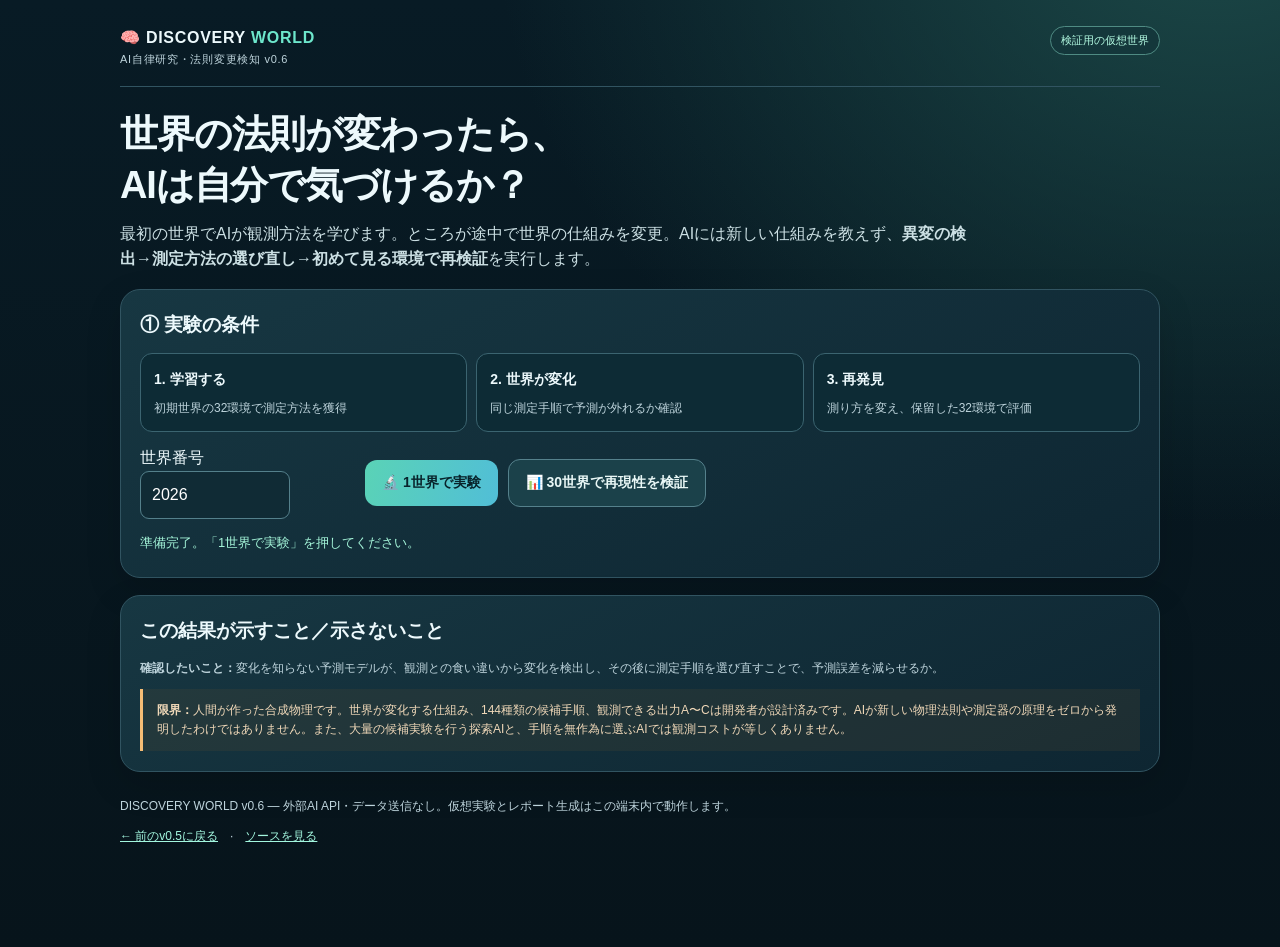
<file: discovery-world/v06/index.html>
<!doctype html>
<html lang="ja">
<head>
<meta charset="utf-8" />
<meta name="viewport" content="width=device-width,initial-scale=1,viewport-fit=cover" />
<meta name="theme-color" content="#071c23" />
<title>DISCOVERY WORLD v0.6｜未知の法則が変わる世界</title>
<meta name="description" content="AIが世界の法則の変化を検知し、観測方法を再設計できるかを検証。結果はJSON・CSVで保存・共有可能。" />
<style>
:root{color-scheme:dark;--bg:#07141b;--panel:#102832;--panel2:#143642;--border:#315461;--text:#edf9fc;--muted:#bed4dc;--mint:#6de7cc;--orange:#f6bd75;--blue:#85b9f3;--pink:#d8aae9}
*{box-sizing:border-box}html{scroll-behavior:smooth}body{margin:0;min-height:100vh;background:radial-gradient(ellipse at 95% -10%,#1c4948,transparent 42%),linear-gradient(#081b25,#07141b);color:var(--text);font:-apple-system-body;font-family:-apple-system,BlinkMacSystemFont,"Hiragino Kaku Gothic ProN","Yu Gothic",sans-serif;line-height:1.55}button,input{font:inherit}button{cursor:pointer;touch-action:manipulation}button:focus-visible,input:focus-visible{outline:2px solid var(--mint);outline-offset:2px}button:disabled{opacity:.5;cursor:wait}a{color:#a3f7df}.wrap{max-width:1070px;margin:auto;padding:16px 15px 76px}.head{display:flex;align-items:flex-start;justify-content:space-between;border-bottom:1px solid var(--border);padding:10px 0 18px;gap:16px}.brand{font-weight:900;letter-spacing:.045em}.brand strong{color:var(--mint)}.subtitle{font-size:11px;color:var(--muted);font-weight:500}.tag{font-size:11px;border:1px solid #4f8b83;border-radius:999px;background:#14373b;padding:5px 10px;color:#b4fce3;white-space:nowrap}h1{font-size:clamp(23px,4vw,38px);line-height:1.35;margin:22px 0 11px;letter-spacing:-.03em}h2{font-size:19px;margin:0 0 13px}h3{font-size:15px;margin:0 0 8px}.intro{color:#cce0e4;max-width:850px;margin:0 0 16px}.panel{border:1px solid var(--border);background:linear-gradient(155deg,#173742,#0e2632);padding:20px 19px;border-radius:20px;margin:17px 0;box-shadow:0 13px 36px #0002}.grid{display:grid;grid-template-columns:repeat(4,minmax(0,1fr));gap:10px}.mini{border:1px solid #38616e;border-radius:14px;padding:13px;background:#0c2a35}.mini small{display:block;font-size:11px;color:var(--muted)}.mini strong{display:block;font-size:clamp(19px,3vw,28px);font-variant-numeric:tabular-nums;margin:5px 0 0}.mini span{display:block;font-size:11px;color:#bed2d8}.green{color:var(--mint)}.orange{color:var(--orange)}.blue{color:var(--blue)}.pink{color:var(--pink)}.row{display:flex;gap:10px;align-items:center;flex-wrap:wrap}.btn{background:linear-gradient(105deg,#5ad3b6,#51bed7);color:#08232b;border:0;border-radius:12px;font-size:14px;font-weight:850;padding:12px 17px;min-height:46px}.btn.alt{background:#1b414a;color:#eaf8f7;border:1px solid #55818c}.btn.ghost{background:#132f3a;color:#d4e9eb;border:1px solid #456b76}.input{border:1px solid #54808b;border-radius:9px;padding:11px;color:white;background:#102b35;max-width:150px;width:100%}.note{color:var(--muted);font-size:12px}.hint{padding:12px 14px;margin:12px 0 0;border-left:3px solid var(--orange);background:#6d542e28;font-size:12px;color:#f1d9b9}.state{font-size:13px;color:#a5f6da;min-height:24px;margin:14px 0 0}.steps{display:grid;grid-template-columns:repeat(3,minmax(0,1fr));gap:9px;margin:14px 0}.step{border:1px solid #3b6470;background:#0d2b35;border-radius:12px;padding:13px}.step b{font-size:14px}.step small{font-size:12px;color:var(--muted);display:block;margin-top:7px}.rule{border-top:1px solid #375864;margin:16px 0}svg{max-width:100%;height:auto;display:block}.bar{display:grid;grid-template-columns:170px 1fr 76px;gap:12px;align-items:center;margin:11px 0}.bar label{font-size:12px}.track{height:13px;background:#072029;border-radius:99px;overflow:hidden;border:1px solid #365561}.fill{height:100%;display:block;border-radius:99px;min-width:1px}.bar .number{text-align:right;font-size:13px;font-variant-numeric:tabular-nums}.table-scroll{overflow-x:auto}table{border-collapse:collapse;width:100%;font-size:12px;min-width:460px}th,td{text-align:left;padding:10px 8px;border-bottom:1px solid #355461}th{font-size:11px;color:var(--muted)}td{font-variant-numeric:tabular-nums}.protocol{border:1px solid #3c7073;background:#0e3138;border-radius:12px;padding:12px;margin:9px 0}.protocol strong{font-size:13px}.protocol .small{font-size:11px;color:var(--muted);margin-top:5px}.export-actions{display:flex;flex-wrap:wrap;gap:9px}.drop{border:2px dashed #527d89;border-radius:15px;background:#102832;padding:18px;text-align:center;color:#c7e4e6;margin-top:13px;min-height:73px}.drop.drag{border-color:var(--mint);background:#15554c}.drop input{display:none}.drop label{cursor:pointer;text-decoration:underline;text-underline-offset:3px}.raw{width:100%;background:#051b24;border:1px solid #446875;border-radius:12px;color:#d1f5eb;min-height:130px;padding:13px;font:11px/1.5 ui-monospace,SFMono-Regular,monospace;resize:vertical;margin-top:8px}details{margin-top:10px}summary{cursor:pointer;font-weight:700}.footer{font-size:12px;color:var(--muted);margin:25px 0}#results[hidden],#benchmark-panel[hidden],#export-panel[hidden],#import-panel[hidden]{display:none}
@media(max-width:760px){.wrap{padding:12px 12px 60px}.panel{padding:16px 13px}.grid{grid-template-columns:repeat(2,minmax(0,1fr))}.steps{grid-template-columns:1fr}.row.control{align-items:stretch;flex-direction:column}.row.control label,.row.control input,.row.control button{width:100%;max-width:none}.export-actions{flex-direction:column}.export-actions button{width:100%}.bar{grid-template-columns:118px 1fr 64px;gap:7px}.bar label,.bar .number{font-size:11px}h2{font-size:18px}}
</style>
</head>
<body>
<div class="wrap">
<header class="head"><div class="brand">🧠 DISCOVERY <strong>WORLD</strong><div class="subtitle">AI自律研究・法則変更検知 v0.6</div></div><span class="tag">検証用の仮想世界</span></header>
<h1>世界の法則が変わったら、<br>AIは自分で気づけるか？</h1>
<p class="intro">最初の世界でAIが観測方法を学びます。ところが途中で世界の仕組みを変更。AIには新しい仕組みを教えず、<b>異変の検出→測定方法の選び直し→初めて見る環境で再検証</b>を実行します。</p>
<section class="panel">
<h2>① 実験の条件</h2>
<div class="steps"><div class="step"><b>1. 学習する</b><small>初期世界の32環境で測定方法を獲得</small></div><div class="step"><b>2. 世界が変化</b><small>同じ測定手順で予測が外れるか確認</small></div><div class="step"><b>3. 再発見</b><small>測り方を変え、保留した32環境で評価</small></div></div>
<div class="row control"><label>世界番号　<input id="seed" class="input" type="number" value="2026" min="1" max="999999999" /></label><button id="run" class="btn">🔬 1世界で実験</button><button id="run-bench" class="btn alt">📊 30世界で再現性を検証</button></div>
<p class="state" id="status" aria-live="polite">準備完了。「1世界で実験」を押してください。</p>
</section>
<section id="results" class="panel" hidden>
<h2>② AIは法則の変化に気づいた？</h2>
<div class="grid" id="detector-cards"></div>
<p id="detection-interpretation" class="note"></p>
<div class="rule"></div>
<h2>③ 変化後の世界で予測できた？</h2>
<p class="note">初めて見る32環境での平均二乗誤差（MSE）。<b>小さいほど正確</b>。各方法で同じ環境を採点しています。</p>
<div id="bars"></div>
<p id="finding" class="hint"></p>
<div class="rule"></div>
<h2>④ AIは測定方法をどう変えた？</h2>
<div class="steps"><div><h3>変更前に選んだ3手順</h3><div id="prior-protocols"></div></div><div><h3>変更後に選んだ4手順</h3><div id="after-protocols"></div></div><div><h3>選択の理由</h3><p class="note">校正用の環境と、測定手順の選択用の環境で誤差を比較して選んでいます。<br><b>人間が手順を直接指定していません。</b></p><p id="cost" class="hint"></p></div></div>
<div class="rule"></div>
<h2>⑤ まだ見せていない環境で答え合わせ</h2>
<div class="table-scroll"><table><thead><tr><th>環境</th><th>AI予測A</th><th>実測A</th><th>誤差</th></tr></thead><tbody id="examples"></tbody></table></div>
</section>
<section id="benchmark-panel" class="panel" hidden><h2>⑥ 30世界の再現性</h2><p class="note">独立した30個の仮想世界の平均で比較。これは単一世界での成功を一般化し過ぎないための検証です。</p><div id="benchmark-metrics" class="grid"></div><p class="note" id="benchmark-notice"></p></section>
<section id="export-panel" class="panel" hidden>
<h2>⑦ 結果をChatGPTに渡す</h2>
<p class="note"><b>結果のJSONファイルをiPhoneの「ファイル」に保存</b>すれば、このチャットの添付ボタンから渡せます。PCではファイルをドラッグ＆ドロップできます。直接貼り付ける場合は「全文をコピー」を使ってください。</p>
<div class="export-actions"><button class="btn" id="share">📤 JSONファイルを共有・保存</button><button class="btn alt" id="download">⬇️ JSONをダウンロード</button><button class="btn alt" id="copy">📋 結果全文をコピー</button><button class="btn ghost" id="csv">🧾 比較結果CSVを保存</button></div>
<p class="state" id="export-status" aria-live="polite"></p>
<details><summary>JSONを表示（保存できない場合の予備）</summary><textarea id="raw" class="raw" readonly spellcheck="false" aria-label="実験結果のJSON"></textarea></details>
<div class="drop" id="drop"><label for="import-file">以前のJSON結果を読み込む</label>、またはPCでここにファイルをドロップ<br><span class="note">アップロード先はありません。端末内で内容を確認するだけです。</span><input type="file" id="import-file" accept=".json,application/json"></div>
<div class="note" id="import-panel" hidden></div>
</section>
<section class="panel"><h2>この結果が示すこと／示さないこと</h2>
<p class="note"><b>確認したいこと：</b>変化を知らない予測モデルが、観測との食い違いから変化を検出し、その後に測定手順を選び直すことで、予測誤差を減らせるか。</p>
<div class="hint"><b>限界：</b>人間が作った合成物理です。世界が変化する仕組み、144種類の候補手順、観測できる出力A〜Cは開発者が設計済みです。AIが新しい物理法則や測定器の原理をゼロから発明したわけではありません。また、大量の候補実験を行う探索AIと、手順を無作為に選ぶAIでは観測コストが等しくありません。</div>
</section>
<footer class="footer">DISCOVERY WORLD v0.6 — 外部AI API・データ送信なし。仮想実験とレポート生成はこの端末内で動作します。<p><a href="../v05/">← 前のv0.5に戻る</a>　·　<a href="https://github.com/hideomi121154-spec/md-market-intelligence/tree/main/discovery-world/v06" target="_blank" rel="noopener">ソースを見る</a></p></footer>
</div>
<script>
/* DISCOVERY WORLD v0.6 — distribution-shift and autonomous re-observation lab
 * Synthetic data, deterministic, zero external APIs. Learner never receives the
 * hidden environmental state; it only sees outcomes and readings from protocols.
 */
(function(root,factory){
  const api=factory();
  if(typeof module==='object'&&module.exports)module.exports=api;
  if(root)root.DiscoveryV06=api;
})(typeof globalThis!=='undefined'?globalThis:this,function(){
'use strict';
const VERSION='0.6.0';
const MATERIALS=['木片','石片','粘土片','樹脂片','結晶片','繊維片'];
const PREPS=['水を含ませる','表面を削る','加温する'];
const EXPOSURES=['開放','覆う'];
const TIMES=[1,3];
const READOUTS=['質量の変化','色の変化'];
const CHANNELS=['変化A','変化B','変化C'];
const OPTIONS=[];
for(let m=0;m<6;m++)for(let p=0;p<3;p++)for(let e=0;e<2;e++)for(let t=0;t<2;t++)for(let r=0;r<2;r++)OPTIONS.push(Object.freeze({m,p,e,t,r,id:[m,p,e,t,r].join('')}));
function rng(seed){let s=(seed>>>0)||1;return ()=>{s=(s+0x6D2B79F5)>>>0;let z=s;z=Math.imul(z^(z>>>15),z|1);z^=z+Math.imul(z^(z>>>7),z|61);return ((z^(z>>>14))>>>0)/4294967296;};}
function hash(...parts){let h=2166136261;for(const x of parts){for(const c of String(x)){h=Math.imul(h^c.charCodeAt(0),16777619);}}return h>>>0;}
const SIGNATURES=[[.96,.012,.01,0],[.02,.93,.01,0],[.02,.018,.96,0],[.20,.12,.08,.86],[.12,.18,.13,1.00],[.11,.08,.13,.69]];
const PREP_SIG=[[1.2,.5,.4,1.1],[.45,1.22,.95,.75],[.8,.9,1.24,1.3]];
const EXP_SIG=[[1,1,1,1],[.16,.22,.64,.57]];
const READ_SIG=[[1,.3,.31,.84],[.3,1.07,.92,1.15]];
function label(op){return `${MATERIALS[op.m]}→${PREPS[op.p]}→${EXPOSURES[op.e]}→${TIMES[op.t]}時間→${READOUTS[op.r]}`;}
function template(seed,stage,id){
  // The physical simulator can inspect these latent values. The learner cannot.
  const rand=rng(hash('room',seed,stage,id));
  const z=[rand(),rand(),rand(),rand()];
  const eps=(channel)=>(rng(hash('outcome-noise',seed,stage,id,channel))()-.5)*.014;
  const y=stage==='before'?
    [.14+.66*(1-z[0])+.05*z[1]+eps('A'),.13+.62*z[1]+.05*z[2]+eps('B'),.15+.64*z[2]+.06*z[0]+eps('C')]:
    [.12+.16*(1-z[0])+.64*z[3]+.03*z[1]+eps('A'),.12+.19*z[1]+.57*(1-z[3])+.05*z[2]+eps('B'),.15+.11*z[2]+.62*z[3]+.035*z[0]+eps('C')];
  return {z,y};
}
function simulator(seed){
  let measurementCount=0,outcomeCount=0;
  const spaces=new Map();
  function internal(stage,id){const key=stage+'|'+id; if(!spaces.has(key))spaces.set(key,template(seed,stage,id));return spaces.get(key);}
  function outcome(stage,id){outcomeCount++;return internal(stage,id).y.slice();}
  function probe(stage,id,op){
    measurementCount++;
    const {z}=internal(stage,id);
    const prep=PREP_SIG[op.p],exposure=EXP_SIG[op.e],read=READ_SIG[op.r],signature=SIGNATURES[op.m];
    let val=.11+op.m*.014+op.p*.011;
    for(let d=0;d<4;d++)val+=z[d]*signature[d]*prep[d]*exposure[d]*read[d]*(op.t===0?.84:1.2);
    val+=(rng(hash('read-noise',seed,stage,id,op.id))()-.5)*.011;
    return val;
  }
  return Object.freeze({outcome,probe,getCounts:()=>({measurements:measurementCount,outcomes:outcomeCount})});
}
function makeRows(sim,stage,prefix,count){return Array.from({length:count},(_,i)=>({id:prefix+'-'+i,stage,y:sim.outcome(stage,prefix+'-'+i)}));}
function mse(a,b){let s=0,n=0;for(let i=0;i<a.length;i++)for(let c=0;c<3;c++){s+=(a[i][c]-b[i][c])**2;n++;}return s/n;}
function solve(A,B){
 const m=A.length,aug=A.map((row,i)=>[...row,...B[i]]);
 for(let k=0;k<m;k++){
   let pivot=k;for(let j=k+1;j<m;j++)if(Math.abs(aug[j][k])>Math.abs(aug[pivot][k]))pivot=j;
   [aug[k],aug[pivot]]=[aug[pivot],aug[k]];
   const den=aug[k][k];if(Math.abs(den)<1e-10)throw Error('Regression singular matrix');
   for(let j=k;j<m+3;j++)aug[k][j]/=den;
   for(let i=0;i<m;i++)if(i!==k){const factor=aug[i][k];for(let j=k;j<m+3;j++)aug[i][j]-=factor*aug[k][j];}
 }
 return aug.map(row=>row.slice(m));
}
function train(sim,rows,selected){
 const k=selected.length+1,xtx=Array.from({length:k},()=>Array(k).fill(0)),xty=Array.from({length:k},()=>Array(3).fill(0));
 for(const row of rows){
   const x=[1,...selected.map(op=>sim.probe(row.stage,row.id,op))];
   for(let i=0;i<k;i++){for(let j=0;j<k;j++)xtx[i][j]+=x[i]*x[j];for(let c=0;c<3;c++)xty[i][c]+=x[i]*row.y[c];}
 }
 for(let i=1;i<k;i++)xtx[i][i]+=.0002;
 const coefficients=solve(xtx,xty);
 return Object.freeze({selected:selected.slice(),coefficients});
}
function predict(sim,rows,model){return rows.map(row=>{
 const x=[1,...model.selected.map(op=>sim.probe(row.stage,row.id,op))];
 return Array.from({length:3},(_,c)=>x.reduce((s,v,j)=>s+v*model.coefficients[j][c],0));
});}
function evaluate(sim,rows,model){return mse(predict(sim,rows,model),rows.map(r=>r.y));}
function select(sim,training,validation,budget,initial=[]){
 let selected=initial.slice(),events=[],candidateEvaluations=0,validationReads=0;
 for(let step=0;step<budget;step++){
   let best=null,bestLoss=Infinity;
   for(const op of OPTIONS){
     if(selected.some(s=>s.id===op.id))continue;
     const candidate=[...selected,op];
     const mdl=train(sim,training,candidate);
     const err=evaluate(sim,validation,mdl);
     candidateEvaluations++;
     if(err<bestLoss-1e-12 || Math.abs(err-bestLoss)<=1e-12 && op.id<(best?.id||'z')){best=op;bestLoss=err;}
   }
   if(!best)break;
   selected.push(best);
   events.push({step:step+1,procedure:label(best),procedureId:best.id,validationMSE:bestLoss});
 }
 return {selected,events,model:train(sim,training,selected),candidateEvaluations};
}
function shuffled(items,rand){const r=items.slice();for(let i=r.length-1;i>0;i--){const j=Math.floor(rand()*(i+1));[r[i],r[j]]=[r[j],r[i]];}return r;}
function shortRows(rows,yp,n=8){return rows.slice(0,n).map((row,i)=>({environment:row.id,actual:row.y.map(x=>+x.toFixed(5)),predicted:yp[i].map(x=>+x.toFixed(5)),absoluteError:yp[i].map((x,c)=>+Math.abs(x-row.y[c]).toFixed(5))}));}
function experiment(seed=2026, opts={}){
 if(!Number.isInteger(seed)||seed<1||seed>999999999)throw Error('World seed must be 1..999999999');
 const sim=simulator(seed),preTrain=makeRows(sim,'before','pre-train',32),preVal=makeRows(sim,'before','pre-validation',16);
 const preControl=makeRows(sim,'before','control',10);
 const shiftedDetection=makeRows(sim,'after','shift-detector',10);
 const afterTrain=makeRows(sim,'after','after-train',32),afterVal=makeRows(sim,'after','after-validation',18);
 const afterBlind=makeRows(sim,'after','blind-untouched',32);
 // Learn old sensors from independent validation rows. Blind rows remain untouched during selection.
 const pre=select(sim,preTrain,preVal,3);
 const preValMSE=evaluate(sim,preVal,pre.model);
 const noChangeError=evaluate(sim,preControl,pre.model);
 const changedError=evaluate(sim,shiftedDetection,pre.model);
 // A conservative minimum floors the detector against small-noise false alarms.
 const threshold=Math.max(.006,preValMSE*6);
 const falseAlarm=noChangeError>threshold;
 const changed=changedError>threshold;
 // Post-change evaluation: frozen model, same probes but new coefficients, then redesigned probes.
 // For scientific comparability, display both sensor redesign and same-sensor recalibration.
 const fixedPostMSE=evaluate(sim,afterBlind,pre.model);
 const recalibrated=train(sim,afterTrain,pre.selected);
 const recalibratedBlindMSE=evaluate(sim,afterBlind,recalibrated);
 const post=select(sim,afterTrain,afterVal,4);
 // If detector is silent, the deployed system does not adapt (evaluated anyway for diagnosis).
 const deployed=changed?post.model:pre.model;
 const adaptedBlindMSE=evaluate(sim,afterBlind,deployed);
 const beforeBlind=makeRows(sim,'before','pre-blind',24);
 const preBlindMSE=evaluate(sim,beforeBlind,pre.model);
 const rand=rng(hash('random-baseline',seed));
 const randomScores=[];const randomExamples=[];
 for(let i=0;i<12;i++){
  const chosen=shuffled(OPTIONS,rand).slice(0,4);
  const randomModel=train(sim,afterTrain,chosen);
  randomScores.push(evaluate(sim,afterBlind,randomModel));
  if(i<3)randomExamples.push(chosen.map(label));
 }
 const randomMean=randomScores.reduce((a,b)=>a+b,0)/randomScores.length;
 const oldIds=new Set(pre.selected.map(op=>op.id));
 const added=post.selected.filter(op=>!oldIds.has(op.id));
 const predictions=predict(sim,afterBlind,deployed);
 const counts=sim.getCounts();
 return {
  version:VERSION,generatedAt:new Date().toISOString(),seed,
  design:{worldType:'synthetic four-factor simulator',observation:'3 output channels',protocolOptions:OPTIONS.length,preSensors:3,adaptedSensors:4,thresholdPolicy:'max(0.006, 6 * pre-validation MSE)',detectionSamples:10,calibrationCounts:{pre:32,preValidation:16,post:32,postValidation:18},blindCount:32,randomReplicates:12},
  detection:{threshold,preValidationMSE:preValMSE,noShiftControlMSE:noChangeError,shiftedMSE:changedError,falseAlarm,driftDetected:changed,detectionRatio:changedError/Math.max(noChangeError,1e-10)},
  metrics:{preBlindMSE,postFrozenMSE:fixedPostMSE,postRecalibratedSameSensorsMSE:recalibratedBlindMSE,postAdaptedMSE:adaptedBlindMSE,postRandomFourSensorsMeanMSE:randomMean,randomSamples:randomScores},
  protocols:{before:pre.selected.map(label),after:post.selected.map(label),newAfter:added.map(label)},
  trace:[
   {stage:'initial-learning',reason:'まず従来環境の予測に役立つ測定手順を選ぶ',steps:pre.events},
   {stage:'shift-detection',reason:changed?'既存モデルが新しい環境で許容誤差を超えた':'変化を検出できなかった',threshold,noShiftControlMSE:noChangeError,shiftedMSE:changedError},
   {stage:'re-observation',reason:'新環境で予測に役立つ測定手順を再選択する',steps:post.events},
   {stage:'held-out-test',reason:'測定選択に使っていない32環境で初めて各モデルを比較する',metrics:{postFrozenMSE:fixedPostMSE,postRecalibratedSameSensorsMSE:recalibratedBlindMSE,postAdaptedMSE:adaptedBlindMSE}}
  ],
  examples:shortRows(afterBlind,predictions),counts,
  limits:['人間が合成した4つの隠れた要因のうち、途中から第4要因が支配的になる設計','AIは144通りの既存操作部品から手順を選択し、測定器をゼロから発明していない','世界の変更は環境シミュレーターで事前に設定されている','多くの候補を比較するためランダム4手順との観測コストは同等ではない','変更を検知しても、それだけで新しい法則の一般的発見を意味しない','保留テスト結果は選択に使わず、レポート作成時にのみ集計']
 };
}
function benchmark(seed=2026,n=20){
 if(!Number.isInteger(n)||n<1||n>60)throw Error('benchmark world count out of range');
 const runs=[];
 for(let i=0;i<n;i++){
  const seedI=(hash('world-benchmark',seed,i)%999999999)+1;
  const r=experiment(seedI);
  runs.push({seed:seedI,detected:r.detection.driftDetected,falseAlarm:r.detection.falseAlarm,...r.metrics});
 }
 const avg=k=>runs.reduce((s,x)=>s+x[k],0)/n;
 return {version:VERSION,seed,n,detectedRate:runs.filter(r=>r.detected).length/n,falseAlarmRate:runs.filter(r=>r.falseAlarm).length/n,
  avgFrozen:avg('postFrozenMSE'),avgRecalibrated:avg('postRecalibratedSameSensorsMSE'),avgAdapted:avg('postAdaptedMSE'),avgRandom:avg('postRandomFourSensorsMeanMSE'),
  adaptedWinsAgainstRecalibration:runs.filter(r=>r.postAdaptedMSE<r.postRecalibratedSameSensorsMSE).length/n,
  runs};
}
return {VERSION,OPTIONS,MATERIALS,PREPS,EXPOSURES,TIMES,READOUTS,experiment,benchmark,hash,simulator};
});

</script>
<script>
(function(){'use strict';
const E=window.DiscoveryV06;
const $=id=>document.getElementById(id);
let result=null,bench=null,busy=false;
function fmt(x,dec=4){return Number(x).toFixed(dec);}
function card(k,v,c='green',sub=''){return `<div class="mini"><small>${k}</small><strong class="${c}">${v}</strong><span>${sub}</span></div>`;}
function escapeHtml(x){return String(x).replace(/[&<>"']/g,c=>({'&':'&amp;','<':'&lt;','>':'&gt;','"':'&quot;',"'":'&#39;'}[c]));}
function getSeed(){const n=Number($('seed').value);if(!Number.isSafeInteger(n)||n<1||n>999999999){$('status').textContent='世界番号は1〜999999999の整数です。';return null;}return n;}
function setBusy(v){busy=v;$('run').disabled=v;$('run-bench').disabled=v;}
function render(r){
 result=r;
 $('results').hidden=false;$('export-panel').hidden=false;
 const d=r.detection,m=r.metrics;
 $('detector-cards').innerHTML=card('変化を検出',d.driftDetected?'検出した':'未検出',d.driftDetected?'green':'orange','新しい世界')+card('変化なしの誤差',fmt(d.noShiftControlMSE),'blue','正常時の比較')+card('変化後の誤差',fmt(d.shiftedMSE),'orange','従来AIで予測')+card('異変と判断する基準',fmt(d.threshold),'pink','これより大きいと警告');
 $('detection-interpretation').textContent=d.driftDetected?`変化なしの環境では誤差 ${fmt(d.noShiftControlMSE)}。法則が変わった環境では ${fmt(d.shiftedMSE)} となり、判定基準 ${fmt(d.threshold)} を超えたため、観測方法の再設計が開始されました。`:'判定基準を超えませんでした。研究プログラムは再設計を採用していません。';
 const barData=[['変更前のAIのまま',m.postFrozenMSE,'#f6bd75'],['同じ測定器を再学習',m.postRecalibratedSameSensorsMSE,'#85b9f3'],['AIが測定方法を再設計',m.postAdaptedMSE,'#6de7cc'],['無作為な4手順（平均）',m.postRandomFourSensorsMeanMSE,'#d8aae9']];
 const max=Math.max(...barData.map(a=>a[1]))||1;
 $('bars').innerHTML=barData.map(x=>`<div class="bar"><label>${x[0]}</label><span class="track"><span class="fill" style="background:${x[2]};width:${Math.max(.5,100*x[1]/max)}%"></span></span><span class="number">${fmt(x[1])}</span></div>`).join('');
 const improvement=m.postFrozenMSE>0?Math.max(0,(1-m.postAdaptedMSE/m.postFrozenMSE)*100):0;
 $('finding').textContent=`今回の世界では、変更前モデルの誤差 ${fmt(m.postFrozenMSE)} に対し、再設計後は ${fmt(m.postAdaptedMSE)}（約${fmt(improvement,1)}%減）。新しい環境の回答を用いて再学習しています。`;
 $('prior-protocols').innerHTML=r.protocols.before.map((x,i)=>`<div class="protocol"><strong>${i+1}. ${escapeHtml(x)}</strong></div>`).join('');
 $('after-protocols').innerHTML=r.protocols.after.map((x,i)=>`<div class="protocol"><strong>${i+1}. ${escapeHtml(x)}</strong></div>`).join('');
 $('cost').textContent=`AIは測定器の候補144通りを繰り返し評価。今回は合計${r.counts.measurements.toLocaleString()}回のセンサー読取りを行っています。無作為4手順との実験費用は揃っていません。`;
 $('examples').innerHTML=r.examples.map(x=>`<tr><td>${escapeHtml(x.environment)}</td><td>${fmt(x.predicted[0])}</td><td>${fmt(x.actual[0])}</td><td>${fmt(x.absoluteError[0])}</td></tr>`).join('');
 $('raw').value=JSON.stringify(packageReport(),null,2);
 $('status').textContent='実験完了。結果を画面下部からJSONで共有・保存できます。';
}
function renderBenchmark(b){bench=b;$('benchmark-panel').hidden=false; $('export-panel').hidden=false;
 $('benchmark-metrics').innerHTML=card('変化の検出率',fmt(b.detectedRate*100,0)+'%','green','30世界で測定')+card('変化なしの誤検出',fmt(b.falseAlarmRate*100,0)+'%','blue','低いほど良い')+card('再設計後の平均誤差',fmt(b.avgAdapted),'green','小さいほど良い')+card('変更前AIの平均誤差',fmt(b.avgFrozen),'orange','比較対象');
 $('benchmark-notice').textContent=`同じ測定器を再学習した場合 ${fmt(b.avgRecalibrated)}、ランダムな4手順では ${fmt(b.avgRandom)}。センサー探索の観測コストは一致しません。`;
 $('raw').value=JSON.stringify(packageReport(),null,2);
}
function packageReport(){return {reportType:'discovery-world-v06-experiment',schemaVersion:1,exportedAt:new Date().toISOString(),experiment:result,benchmark:bench,readme:'これは仮想世界のレポートです。AIが現実世界の未知の物理法則を発見した証拠ではありません。',noPersonalData:true};}
function jsonText(){return JSON.stringify(packageReport(),null,2);}
function filename(ext){const s=result?.seed??bench?.seed??'report';return `discovery-world-v06-seed-${s}.${ext}`;}
function downloadBlob(blob,name){const url=URL.createObjectURL(blob);const a=document.createElement('a');a.href=url;a.download=name;a.hidden=true;document.body.append(a);a.click();setTimeout(()=>{a.remove();URL.revokeObjectURL(url);},4000);}
$('run').addEventListener('click',()=>{
 if(busy)return;const seed=getSeed();if(seed===null)return;setBusy(true);$('status').textContent='仮想世界を作成し、変化と再設計を検証しています…';
 setTimeout(()=>{try{bench=null;$('benchmark-panel').hidden=true;render(E.experiment(seed));}catch(err){$('status').textContent='実験エラー: '+err.message;console.error(err);}finally{setBusy(false);}},45);
});
$('run-bench').addEventListener('click',()=>{
 if(busy)return;const seed=getSeed();if(seed===null)return;setBusy(true);$('status').textContent='30個の独立した世界を比較中…';
 setTimeout(()=>{try{renderBenchmark(E.benchmark(seed,30));$('status').textContent='30世界の比較が完了しました。JSONで結果を渡せます。';}catch(err){$('status').textContent='検証エラー: '+err.message;console.error(err);}finally{setBusy(false);}},45);
});
$('share').addEventListener('click',async()=>{
 const txt=jsonText();const name=filename('json');const file=new File([txt],name,{type:'application/json'});
 try{
  if(navigator.share&&navigator.canShare?.({files:[file]})){
   await navigator.share({files:[file],title:'DISCOVERY WORLD v0.6 実験結果',text:'実験ログ・予測誤差・測定回数をまとめたJSON'});
   $('export-status').textContent='共有メニューを開きました。保存または送信先を確認してください。';
  }else{downloadBlob(file,name);$('export-status').textContent='JSONのダウンロードを開始しました。iPhoneで保存できない場合は「結果全文をコピー」を使ってください。';}
 }catch(err){$('export-status').textContent=err.name==='AbortError'?'共有をキャンセルしました。':'共有できませんでした。ダウンロードまたはコピーを利用してください。';}
});
$('download').addEventListener('click',()=>{downloadBlob(new Blob([jsonText()],{type:'application/json'}),filename('json'));$('export-status').textContent='ダウンロードを開始しました。「ファイル」アプリに保存されたか確認してください。';});
$('copy').addEventListener('click',async()=>{
 const value=jsonText();try{await navigator.clipboard.writeText(value);$('export-status').textContent='結果をコピーしました。このチャットに貼り付けられます。';}catch(err){$('raw').value=value;$('raw').focus();$('raw').select();const ok=document.execCommand?.('copy');$('export-status').textContent=ok?'結果をコピーしました。':'下の「JSONを表示」から全文選択してコピーしてください。';}
});
$('csv').addEventListener('click',()=>{
 const rows=[['metric','value']];
 if(result){for(const [k,v] of Object.entries(result.metrics))if(typeof v==='number')rows.push([k,v]);for(const [k,v] of Object.entries(result.detection))if(typeof v==='number'||typeof v==='boolean')rows.push(['detection.'+k,v]);rows.push(['counts.measurements',result.counts.measurements]);}
 if(bench){for(const [k,v] of Object.entries(bench))if(typeof v==='number')rows.push(['benchmark.'+k,v]);}
 const txt='\ufeff'+rows.map(row=>row.map(v=>'"'+String(v).replace(/"/g,'""')+'"').join(',')).join('\r\n');
 downloadBlob(new Blob([txt],{type:'text/csv;charset=utf-8'}),filename('csv'));$('export-status').textContent='CSV保存を開始しました。';
});
async function loadFile(file){if(!file)return;
 if(file.size>2e6){$('import-panel').hidden=false;$('import-panel').textContent='2MBを超えるファイルは読み込めません。';return;}
 try{const doc=JSON.parse(await file.text());if(doc.reportType!=='discovery-world-v06-experiment'||doc.schemaVersion!==1)throw Error('この研究版のJSONではありません');
 const lines=['読み取り成功：'+file.name];
 if(doc.experiment)lines.push(`世界 ${doc.experiment.seed}／変化を検出：${doc.experiment.detection.driftDetected?'はい':'いいえ'}／再設計後の誤差 ${fmt(doc.experiment.metrics.postAdaptedMSE)}`);
 if(doc.benchmark)lines.push(`${doc.benchmark.n}世界／検出率 ${fmt(doc.benchmark.detectedRate*100,0)}%／平均誤差 ${fmt(doc.benchmark.avgAdapted)}`);
 $('import-panel').hidden=false;$('import-panel').textContent=lines.join('　|　');
 }catch(e){$('import-panel').hidden=false;$('import-panel').textContent='JSONを確認できませんでした：'+e.message;}
}
$('import-file').addEventListener('change',e=>loadFile(e.target.files?.[0]));
const drop=$('drop');drop.addEventListener('dragover',e=>{e.preventDefault();drop.classList.add('drag');});drop.addEventListener('dragleave',()=>drop.classList.remove('drag'));drop.addEventListener('drop',e=>{e.preventDefault();drop.classList.remove('drag');loadFile(e.dataTransfer?.files?.[0]);});
window.__DISCOVERY_V06_TEST__={run:seed=>{const r=E.experiment(seed);render(r);return r;},bench:seed=>{const b=E.benchmark(seed,4);renderBenchmark(b);return b;},report:packageReport};
})();
</script>
</body>
</html>
</file>
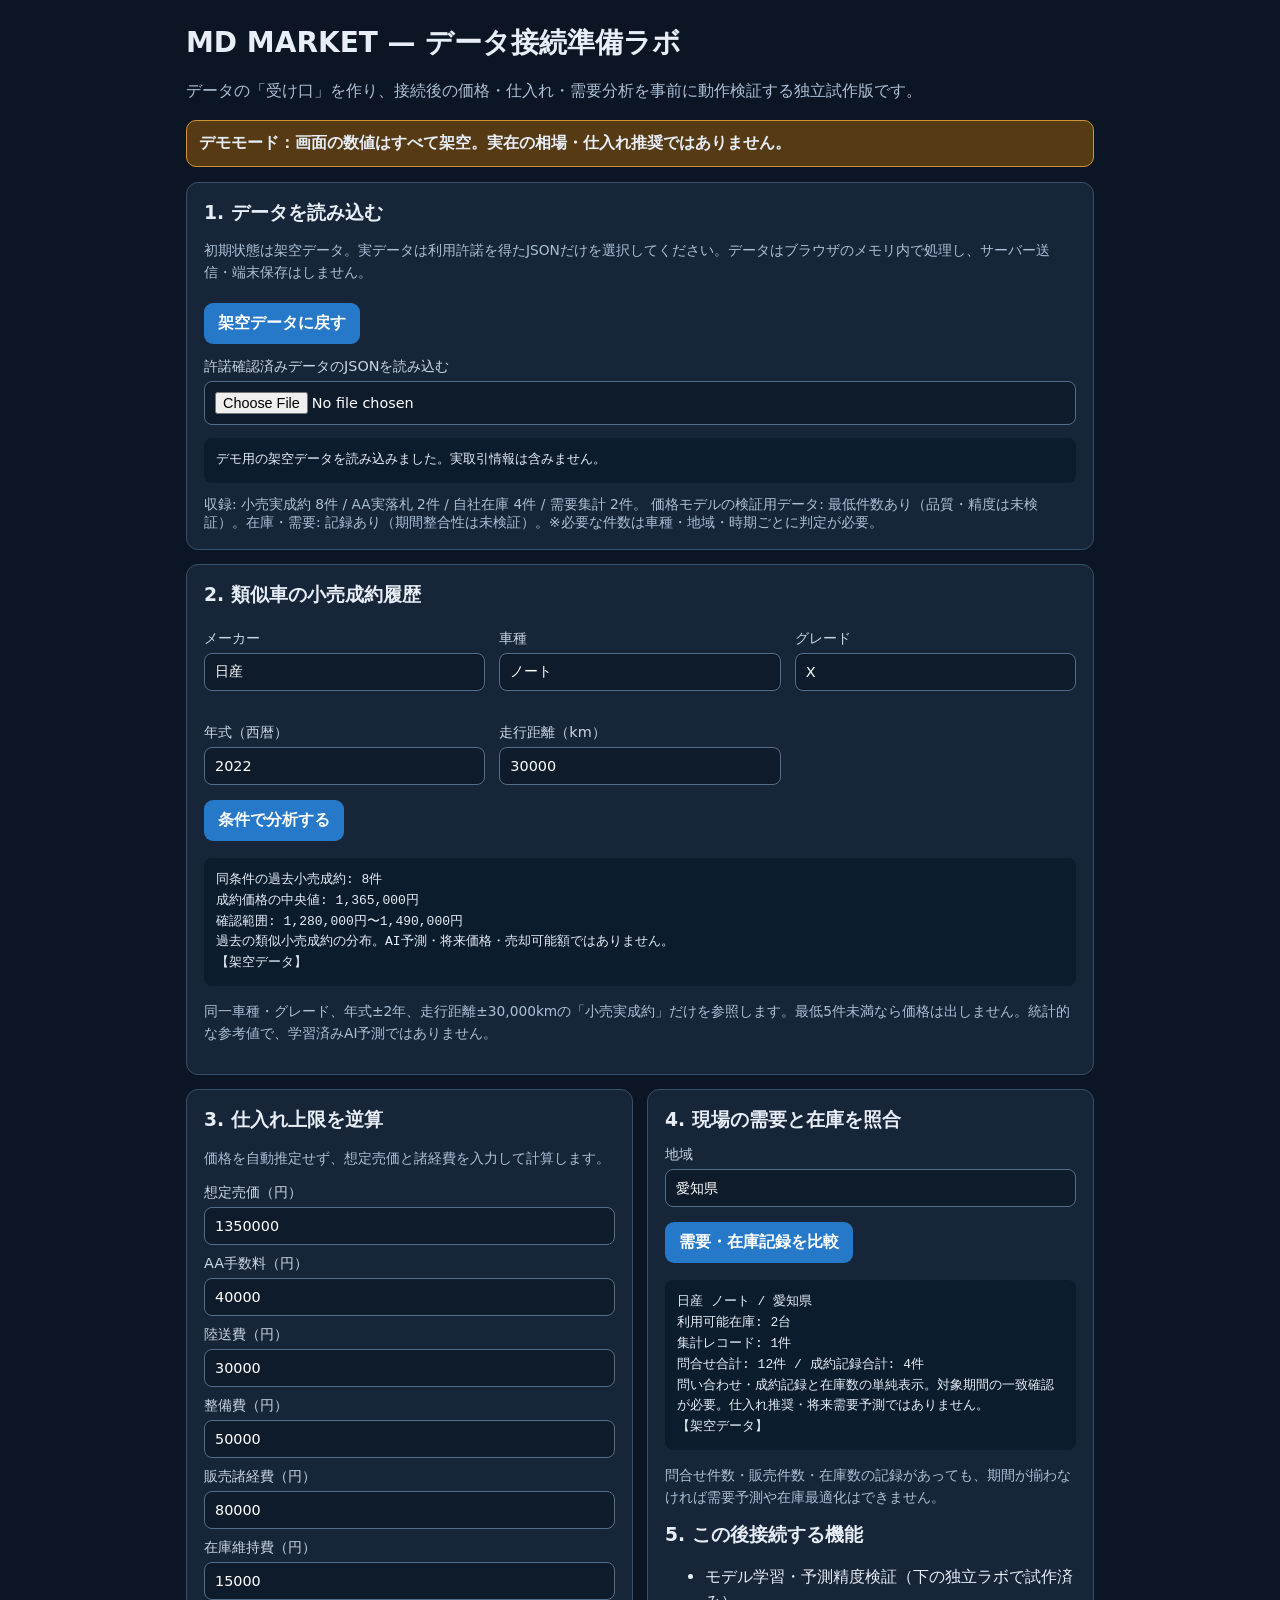
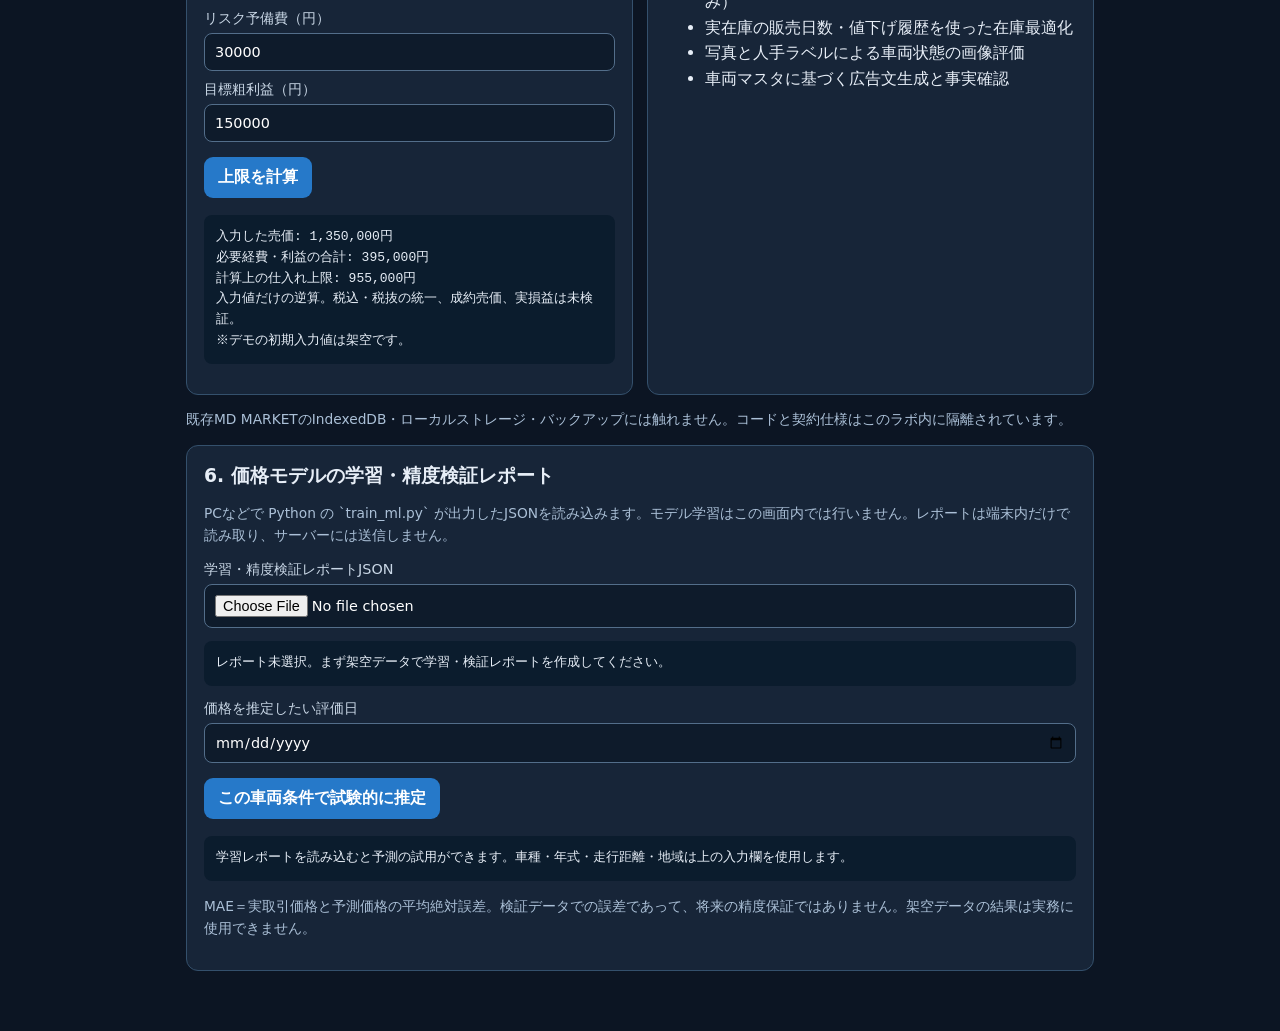
<file: lab/data-ready/index.html>
<!doctype html>
<html lang="ja"><head><meta charset="utf-8"><meta name="viewport" content="width=device-width,initial-scale=1">
<title>MD MARKET | Data-ready Lab</title>
<style>
:root{font-family:system-ui,-apple-system,"Noto Sans JP",sans-serif;color:#e7eef7;background:#0c1523}
*{box-sizing:border-box}body{margin:0}main{max-width:940px;margin:auto;padding:24px 16px 60px}
h1{font-size:1.75rem;margin:0 0 8px}h2{font-size:1.17rem;margin:0 0 12px}
p,li{line-height:1.6}.subtitle,.muted{color:#abc0d7}.muted{font-size:.86rem}
.banner{background:#553a13;border:1px solid #ce9534;padding:12px;border-radius:10px;margin:15px 0;font-weight:700}
.grid{display:grid;grid-template-columns:repeat(auto-fit,minmax(250px,1fr));gap:14px}
.panel{background:#172538;border:1px solid #34506c;padding:17px;border-radius:12px;margin-top:14px}
.field{display:flex;flex-direction:column;gap:5px;margin:9px 0}
label{font-size:.9rem;color:#c9d7e6}
input{background:#0e1b2b;color:#fff;border:1px solid #536e8a;border-radius:8px;padding:10px;font:inherit;width:100%}
button{background:#2679c9;color:#fff;border:none;border-radius:9px;padding:10px 14px;font:inherit;font-weight:650;cursor:pointer;margin:6px 6px 4px 0}
button.secondary{background:#38516b}button:focus-visible,input:focus-visible{outline:3px solid #ffca66}
pre{white-space:pre-wrap;overflow-wrap:anywhere;background:#0b1c2d;padding:12px;border-radius:8px;line-height:1.6}
strong.num{font-size:1.3rem}.small{font-size:.85rem}
a{color:#8bd0ff}
</style></head><body><main>
<h1>MD MARKET — データ接続準備ラボ</h1>
<p class="subtitle">データの「受け口」を作り、接続後の価格・仕入れ・需要分析を事前に動作検証する独立試作版です。</p>
<div class="banner" id="banner">デモモード：画面の数値はすべて架空。実在の相場・仕入れ推奨ではありません。</div>
<div class="panel">
<h2>1. データを読み込む</h2>
<p class="muted">初期状態は架空データ。実データは利用許諾を得たJSONだけを選択してください。データはブラウザのメモリ内で処理し、サーバー送信・端末保存はしません。</p>
<button id="resetDemo">架空データに戻す</button>
<label class="field">許諾確認済みデータのJSONを読み込む<input id="fileInput" type="file" accept=".json,application/json"></label>
<pre id="importStatus">初期データ読み込み中…</pre>
<div id="readiness" class="muted"></div>
</div>
<div class="panel">
<h2>2. 類似車の小売成約履歴</h2>
<div class="grid">
<label class="field">メーカー<input id="maker" value="日産"></label>
<label class="field">車種<input id="model" value="ノート"></label>
<label class="field">グレード<input id="grade" value="X"></label>
<label class="field">年式（西暦）<input id="year" type="number" value="2022" min="1980"></label>
<label class="field">走行距離（km）<input id="km" type="number" value="30000" min="0"></label>
</div>
<button id="analyze">条件で分析する</button>
<pre id="priceResult">まだ分析していません。</pre>
<p class="muted">同一車種・グレード、年式±2年、走行距離±30,000kmの「小売実成約」だけを参照します。最低5件未満なら価格は出しません。統計的な参考値で、学習済みAI予測ではありません。</p>
</div>
<div class="grid">
<section class="panel">
<h2>3. 仕入れ上限を逆算</h2>
<p class="muted">価格を自動推定せず、想定売価と諸経費を入力して計算します。</p>
<label class="field">想定売価（円）<input id="sell" type="number" value="1350000" min="0"></label>
<label class="field">AA手数料（円）<input id="auctionFee" type="number" value="40000" min="0"></label>
<label class="field">陸送費（円）<input id="transport" type="number" value="30000" min="0"></label>
<label class="field">整備費（円）<input id="repair" type="number" value="50000" min="0"></label>
<label class="field">販売諸経費（円）<input id="sellingCost" type="number" value="80000" min="0"></label>
<label class="field">在庫維持費（円）<input id="holdingCost" type="number" value="15000" min="0"></label>
<label class="field">リスク予備費（円）<input id="reserve" type="number" value="30000" min="0"></label>
<label class="field">目標粗利益（円）<input id="profit" type="number" value="150000" min="0"></label>
<button id="calcCap">上限を計算</button>
<pre id="capResult">まだ計算していません。</pre>
</section>
<section class="panel">
<h2>4. 現場の需要と在庫を照合</h2>
<label class="field">地域<input id="region" value="愛知県"></label>
<button id="checkDemand">需要・在庫記録を比較</button>
<pre id="demandResult">まだ分析していません。</pre>
<p class="muted">問合せ件数・販売件数・在庫数の記録があっても、期間が揃わなければ需要予測や在庫最適化はできません。</p>
<h2>5. この後接続する機能</h2>
<ul><li>モデル学習・予測精度検証（下の独立ラボで試作済み）</li>
<li>実在庫の販売日数・値下げ履歴を使った在庫最適化</li>
<li>写真と人手ラベルによる車両状態の画像評価</li>
<li>車両マスタに基づく広告文生成と事実確認</li></ul>
</section>
</div>
<p class="muted">既存MD MARKETのIndexedDB・ローカルストレージ・バックアップには触れません。コードと契約仕様はこのラボ内に隔離されています。</p>
<section class="panel">
<h2>6. 価格モデルの学習・精度検証レポート</h2>
<p class="muted">PCなどで Python の `train_ml.py` が出力したJSONを読み込みます。モデル学習はこの画面内では行いません。レポートは端末内だけで読み取り、サーバーには送信しません。</p>
<label class="field">学習・精度検証レポートJSON<input id="mlReportFile" type="file" accept=".json,application/json"></label>
<pre id="mlReportResult">レポート未選択。まず架空データで学習・検証レポートを作成してください。</pre>
<label class="field">価格を推定したい評価日<input id="mlPredictDate" type="date"></label>
<button id="mlPredictButton">この車両条件で試験的に推定</button>
<pre id="mlPredictionResult">学習レポートを読み込むと予測の試用ができます。車種・年式・走行距離・地域は上の入力欄を使用します。</pre>
<p class="muted">MAE＝実取引価格と予測価格の平均絶対誤差。検証データでの誤差であって、将来の精度保証ではありません。架空データの結果は実務に使用できません。</p>
</section>
</main><script type="module" src="./app.mjs"></script></body></html>
</file>
<file: style.css>
:root{font-family:-apple-system,BlinkMacSystemFont,"Hiragino Kaku Gothic ProN","Yu Gothic",Meiryo,sans-serif;color:#f5f8ff;background:#080f1e;font-synthesis:none;--bg:#080f1e;--panel:#111e34;--panel2:#15253f;--stroke:#2c4161;--muted:#9db1d0;--accent:#27cbb9;--accent-dark:#052b2d}*{box-sizing:border-box}html{scroll-behavior:smooth}body{margin:0}button,input,select{font:inherit}button{cursor:pointer}a{color:inherit}button:focus-visible,a:focus-visible,input:focus-visible,select:focus-visible{outline:2px solid #55eee0;outline-offset:2px}.shell{display:flex;min-height:100dvh}.side{width:250px;position:sticky;top:0;align-self:flex-start;height:100dvh;background:#0d182d;border-right:1px solid #1f3553;padding:28px 17px;display:flex;flex-direction:column;gap:26px}.brand{text-decoration:none;display:flex;align-items:center;gap:12px}.brand .logo{width:48px;height:48px;border-radius:13px;background:var(--accent);display:grid;place-items:center;color:#062e32;font-weight:850;font-size:18px}.brand strong,.brand small{display:block}.brand strong{font-size:13px;letter-spacing:.07em}.brand small{font-size:11px;color:var(--muted);margin-top:4px}.side-label{font-size:10px;letter-spacing:.18em;color:#7d99bf}.side nav{display:grid;gap:9px}.side nav a{text-decoration:none;display:flex;gap:14px;align-items:center;padding:14px 16px;border-radius:12px;color:#b4c4db;font-weight:700;font-size:14px}.side nav a.active{background:#234267;color:#fff}.nav-icon{font-size:21px;color:var(--accent);width:25px;text-align:center}.side-footer{margin-top:auto;font-size:12px;border-radius:13px;background:#12243d;padding:17px 14px}.side-footer small{color:var(--muted);font-size:11px}.live-dot{display:inline-block;width:10px;height:10px;border-radius:50%;background:var(--accent);margin-right:7px;box-shadow:0 0 13px #27cbb944}main{flex:1;max-width:1360px;min-width:0;padding:44px clamp(20px,4vw,60px) 90px;margin:0 auto}.topbar{display:flex;align-items:flex-start;justify-content:space-between;gap:20px;margin-bottom:26px}.eyebrow{color:var(--accent);letter-spacing:.16em;font-size:11px;font-weight:800}.topbar h1{font-size:clamp(24px,2.3vw,35px);margin:8px 0 6px}.topbar p{color:var(--muted);font-size:14px;margin:0}.status{flex:none;border:1px solid var(--stroke);background:#0f2235;border-radius:14px;padding:12px;color:#bdeeea;font-size:12px}.status b{color:#fff}.notice{border:1px solid #275371;background:#112b42;color:#b8e2f5;border-radius:12px;padding:16px 20px;font-size:12px;line-height:1.85;margin-bottom:34px}.screen{display:none}.screen.active{display:block}.section-heading{display:flex;justify-content:space-between;align-items:baseline;gap:10px;margin:22px 0 17px}.section-heading h2{font-size:21px;margin:0}.section-heading span{color:var(--muted);font-size:11px}.stat-grid{display:grid;grid-template-columns:repeat(4,minmax(0,1fr));gap:14px}.stat,.panel,.step{background:var(--panel);border:1px solid var(--stroke);border-radius:16px}.stat{padding:19px}.stat small{color:var(--muted);font-size:11px;display:block;margin-bottom:14px}.stat strong{font-size:31px;letter-spacing:-.03em;font-variant-numeric:tabular-nums}.stat span{font-size:12px;margin-left:5px;color:var(--muted)}.coverage{color:var(--muted);font-size:12px;line-height:1.65;margin:12px 0 22px}.content-grid{display:grid;grid-template-columns:minmax(310px,.92fr) minmax(370px,1.08fr);gap:16px}.panel{padding:24px}.panel-head{display:flex;align-items:baseline;justify-content:space-between;gap:10px;margin-bottom:18px}.panel-head h3,.panel h3{font-size:17px;margin:0}.panel-head span{color:var(--muted);font-size:11px}.field{margin:13px 0}.field label{display:block;color:#adbfdb;font-size:12px;font-weight:700;margin-bottom:7px}.field-cols{display:grid;grid-template-columns:1fr 1fr;gap:10px}.field input,.field select,.search-row input{width:100%;border-radius:10px;border:1px solid #345173;background:#0b182a;color:#fff;padding:12px 13px;min-height:46px;font-size:14px;min-width:0}.field input::placeholder,.search-row input::placeholder{color:#8296b2}.button{border:1px solid #446080;border-radius:10px;background:#18324f;color:#e9f4ff;padding:13px 16px;font-weight:750;font-size:14px;min-height:46px}.button.primary{background:var(--accent);color:#042c31;border-color:var(--accent)}.button.secondary{border-color:#31bdb0;color:#aaf4e8;background:#123737}.button.ghost{background:transparent;color:#bfcee0}.button.danger{background:#5b2431;border-color:#b0455b;color:#fff}.button.full{width:100%;margin-top:10px}.button.more{display:block;width:100%;margin-top:15px}.button[hidden]{display:none}.price-summary{display:grid;grid-template-columns:1fr 1fr;gap:12px}.price-summary>div{padding:18px 14px;border-radius:13px;background:#0b182a}.price-summary small{display:block;color:var(--muted);font-size:12px;margin-bottom:9px}.price-summary strong{font-size:23px;color:#eef9ff;word-break:break-all}.warning{color:#f5c27d;font-size:12px;min-height:18px;line-height:1.6}.result h4{font-size:13px;margin:25px 0 13px}.chart-empty{min-height:240px;display:flex;align-items:center;justify-content:center;color:#94a6be;font-size:13px;background:#0c1a2d;border-radius:12px;padding:14px;text-align:center}.chart-empty svg{width:100%;height:auto}.footnote,.hint,.roadmap-note{font-size:12px;line-height:1.7;color:var(--muted)}.footnote{margin-top:16px}.search-row{display:flex;gap:8px}.search-row input{flex:1}.records-panel{padding:20px}.cards{display:grid;grid-template-columns:repeat(2,minmax(0,1fr));gap:12px;margin-top:16px}.record{border-radius:13px;background:#0c192d;border:1px solid #304763;padding:16px;min-width:0}.record-top{display:flex;justify-content:space-between;gap:10px;align-items:flex-start}.record-title{font-size:15px;font-weight:800}.record-grade{font-size:12px;color:var(--muted);margin:4px 0}.record-price{font-size:24px;font-weight:850;color:#f1f8ff;margin:15px 0}.record-meta{display:flex;flex-wrap:wrap;gap:6px}.chip{background:#1b3353;padding:5px 8px;border-radius:7px;color:#b9cbe1;font-size:11px}.record-detail{font-size:12px;color:#b2c4dc;line-height:1.8;margin-top:13px}.record-bottom{margin-top:13px;border-top:1px solid #29405b;padding-top:10px;display:flex;justify-content:space-between;align-items:center;font-size:11px;color:#a9bedb;gap:8px}.record-bottom a{color:#58e6d3;text-decoration:none}.badge{display:inline-block;background:#634024;color:#ffd39a;border-radius:7px;padding:5px 8px;font-size:10px;white-space:nowrap}.badge.verified{background:#174b3e;color:#a2f5ce}.upload-panel{text-align:center;max-width:730px}.upload-icon{font-size:40px;color:var(--accent)}.upload-panel>p{font-size:13px;line-height:1.75;color:var(--muted)}.file-label{display:block;margin:25px auto 8px;max-width:300px;background:#183a54;color:#b8ecf1;padding:12px 16px;border:1px dashed #49aabd;border-radius:12px;cursor:pointer;font-weight:800}.upload-panel input[type=file]{display:block;width:100%;max-width:400px;margin:0 auto;max-height:66px;font-size:12px;color:var(--muted)}#filename{display:block;color:var(--muted);font-size:12px;margin:10px}.upload-panel .button{max-width:420px}.result-message{white-space:pre-line;line-height:1.7;font-size:12px;color:#aaf6e4!important}.backup-panel{max-width:730px;margin-top:16px}.backup-panel p{font-size:12px;color:var(--muted);line-height:1.8}.button-row{display:flex;gap:9px;flex-wrap:wrap}.danger-panel{border-color:#624051}.roadmap{display:grid;grid-template-columns:repeat(2,minmax(0,1fr));gap:12px}.step{padding:22px}.step small{font-size:11px;color:#9aadd0}.step.complete{border-color:#258e85;background:#102d35}.step.complete small{color:#66e8cf}.step h3{font-size:17px;margin:12px 0}.step p{font-size:12px;color:var(--muted);line-height:1.75;margin:0}.roadmap-note{margin-top:18px}.footer{font-size:11px;letter-spacing:.03em;color:#8395ae;margin-top:65px}
@media(max-width:1100px){.side{width:195px}.content-grid{grid-template-columns:1fr}.stat-grid{gap:9px}.stat{padding:16px}.cards{grid-template-columns:1fr 1fr}}
@media(max-width:760px){.shell{display:block}.side{width:auto;height:auto;position:static;border:none;padding:0;display:block;background:transparent}.brand{position:sticky;top:0;z-index:8;padding:calc(env(safe-area-inset-top) + 10px) 18px 12px;background:#0b1729;box-shadow:0 2px 20px #0004}.brand .logo{height:39px;width:39px;border-radius:10px;font-size:14px}.brand strong{font-size:12px}.brand small{font-size:10px}.side-label,.side-footer{display:none}.side nav{z-index:20;position:fixed;bottom:0;left:0;right:0;display:grid;grid-template-columns:repeat(4,1fr);gap:0;padding:8px 8px calc(6px + env(safe-area-inset-bottom));background:#101d31;border-top:1px solid #2a405b;box-shadow:0 -3px 22px #02050a99}.side nav a{display:flex;align-items:center;flex-direction:column;gap:3px;font-size:11px;padding:6px 0;border-radius:9px;font-weight:750;min-height:51px}.side nav a.active{background:#214363}.nav-icon{font-size:20px}main{padding:23px 15px calc(90px + env(safe-area-inset-bottom));max-width:none}.topbar{display:block;margin-bottom:19px}.topbar h1{font-size:26px;margin:7px 0}.topbar p{font-size:12px;line-height:1.7}.status{display:inline-block;margin-top:14px;padding:8px 10px;font-size:11px}.notice{padding:12px 14px;font-size:11px;line-height:1.75;margin-bottom:24px}.section-heading{display:block;margin:16px 0 13px}.section-heading h2{font-size:18px}.section-heading span{display:block;font-size:11px;margin-top:5px}.stat-grid{grid-template-columns:repeat(2,minmax(0,1fr));gap:9px}.stat{padding:15px}.stat small{margin-bottom:10px;font-size:11px}.stat strong{font-size:27px}.content-grid{grid-template-columns:1fr;gap:13px}.panel{padding:18px 15px}.panel-head h3{font-size:16px}.panel-head span{font-size:10px}.field-cols{gap:8px}.field input,.field select{font-size:16px;min-height:48px;padding:11px 9px}.field label{font-size:11px}.price-summary strong{font-size:22px}.chart-empty{min-height:210px}.cards{grid-template-columns:1fr;gap:10px}.record{padding:16px}.record-price{font-size:24px}.search-row input{font-size:16px}.search-row .button{padding:10px 12px;font-size:12px}.roadmap{grid-template-columns:1fr}.step{padding:19px}.upload-panel .file-label{max-width:100%}.footer{margin-top:35px;font-size:10px}}
@media(max-width:360px){.stat strong{font-size:24px}.field-cols{grid-template-columns:1fr}.button-row{display:grid}.topbar h1{font-size:22px}}

/* Paste import — touch-friendly iPhone input, no CSV download required */
.paste-panel{max-width:730px;margin-top:16px}
.paste-panel p{font-size:12px;color:var(--muted);line-height:1.8}
.paste-label{display:block;font-size:13px;color:#d9f1f4;font-weight:750;margin:18px 0 8px}
#paste-data{display:block;width:100%;min-height:120px;resize:vertical;border-radius:12px;border:1px solid #416285;background:#0a192b;color:#f5f8ff;padding:14px 12px;font:13px/1.55 ui-monospace,SFMono-Regular,Menlo,monospace;overflow-wrap:anywhere;box-sizing:border-box}
#paste-data::placeholder{color:#8aa6bf}
#paste-data:focus-visible{outline:2px solid #55eee0;outline-offset:2px}
.paste-panel .button{max-width:420px}
/* Public USS aggregate dashboard: visually and semantically separate from private vehicle data. */
.uss-panel{margin:28px 0 34px;padding:clamp(18px,3vw,29px)}
.uss-head{display:flex;align-items:flex-start;justify-content:space-between;gap:12px;flex-wrap:wrap;margin-bottom:12px}
.uss-head h2{font-size:clamp(19px,2vw,24px);margin:0 0 7px}
.uss-head p{color:var(--muted);font-size:13px;margin:0;line-height:1.7}
.uss-head .button{flex-shrink:0}
.uss-source{font-size:12px;color:#9ad8d0;line-height:1.7}
.uss-source a{color:#88e1d6;text-underline-offset:3px}
.uss-status{color:var(--muted);font-size:12px;min-height:20px;line-height:1.7}
.uss-stat-grid{display:grid;grid-template-columns:repeat(4,minmax(0,1fr));gap:12px;margin:18px 0}
.uss-stat{background:#0b192c;border:1px solid var(--stroke);border-radius:15px;padding:16px 14px}
.uss-stat small{color:var(--muted);display:block;font-size:12px;margin-bottom:8px}
.uss-stat strong{font-size:clamp(19px,2vw,26px);font-variant-numeric:tabular-nums;overflow-wrap:anywhere}
.uss-stat .unit{color:var(--muted);font-size:12px;margin-left:4px}
.uss-yoy{color:#b5c9db;font-size:12px;margin-bottom:18px;line-height:1.8}
.uss-charts{display:grid;grid-template-columns:repeat(2,minmax(0,1fr));gap:16px}
.uss-chart{background:#0a1627;border:1px solid #263a57;border-radius:12px;padding:12px}
.uss-chart h4{margin:0 0 8px;font-size:13px}
.uss-svg{width:100%;height:auto;display:block}
.uss-table-container{overflow-x:auto;max-width:100%;margin-top:20px;border:1px solid var(--stroke);border-radius:12px}
.uss-table{border-collapse:collapse;width:100%;min-width:580px;font-size:13px}
.uss-table th,.uss-table td{padding:12px 11px;border-bottom:1px solid #263850;text-align:right;white-space:nowrap;font-variant-numeric:tabular-nums}
.uss-table th{background:#1d3451;color:#c9dcf0;font-weight:650;font-size:12px}
.uss-table td:first-child,.uss-table th:first-child{text-align:left}
.uss-table tr:last-child td{border-bottom:0}
.uss-note{font-size:12px;line-height:1.8;color:var(--muted);margin:14px 0 0}
[hidden]{display:none!important}
@media(max-width:950px){.uss-stat-grid{grid-template-columns:repeat(2,minmax(0,1fr))}}
@media(max-width:610px){.uss-charts{grid-template-columns:1fr}.uss-panel{margin:20px 0 28px}.uss-head .button{width:auto}.uss-stat{padding:14px 12px}}
</file>
<file: data-refresh.css>
.public-refresh-panel{margin:12px 0 25px;border-color:#2e5867;background:linear-gradient(135deg,#102c35,#111e34 65%)}
.public-refresh-head{display:flex;justify-content:space-between;align-items:flex-start;gap:12px;flex-wrap:wrap}
.public-refresh-head h2{font-size:20px;margin:0 0 5px}
.public-refresh-head p{color:var(--muted);font-size:12px;line-height:1.7;margin:4px 0}
.public-refresh-head .button{flex-shrink:0}
.public-refresh-summary{color:#c9e5eb;line-height:1.75;font-size:13px;margin:14px 0}
.public-refresh-list{display:grid;grid-template-columns:repeat(2,minmax(0,1fr));gap:10px}
.public-refresh-item{background:#0b192c;border:1px solid #314561;border-radius:11px;padding:12px;min-width:0}
.public-refresh-item-head{display:flex;justify-content:space-between;align-items:flex-start;gap:8px}
.public-refresh-item-head strong{font-size:12px;line-height:1.5;overflow-wrap:anywhere}
.public-refresh-state{border-radius:7px;padding:4px 7px;white-space:nowrap;font-weight:700;font-size:10px;flex-shrink:0}
.public-refresh-state.healthy{background:#163d38;color:#99ecda}
.public-refresh-state.warning{background:#443318;color:#ffe0a0}
.public-refresh-state.error{background:#50252f;color:#ffc2c2}
.public-refresh-state.manual{background:#273448;color:#c4d0e0}
.public-refresh-meta,.public-refresh-note{font-size:11px;color:var(--muted);line-height:1.6;margin:8px 0 0;overflow-wrap:anywhere}
.public-refresh-note{color:#e6bca1}
.public-refresh-link{font-size:11px;color:#7de6dc;display:inline-block;margin-top:8px}
.public-refresh-limits{font-size:11px;color:var(--muted);line-height:1.8;margin:12px 0 0}
@media(max-width:760px){.public-refresh-list{grid-template-columns:1fr}.public-refresh-head .button{width:100%}}
</file>
<file: market-intelligence.css>
.mi-panel{margin:15px 0 26px;border:1px solid #2d5d63}
.mi-intro,.mi-caption{font-size:12px;line-height:1.8;color:var(--muted)}
.mi-header{display:flex;justify-content:space-between;align-items:center;gap:10px;flex-wrap:wrap}
.mi-header h2{font-size:21px;margin:2px 0 6px}
.mi-header .button{flex-shrink:0}
.mi-source-strip{display:flex;flex-wrap:wrap;gap:6px;margin:10px 0 14px}
.mi-source{padding:5px 8px;border:1px solid #354966;border-radius:9px;background:#12253c;color:#b7c8d9;font-size:11px}
.mi-ok{border-color:#286659;color:#9ef0d6}.mi-missing{border-color:#74503c;color:#efc49f}
.mi-stages{display:grid;grid-template-columns:repeat(5,minmax(0,1fr));gap:7px;margin:14px 0}
.mi-stages button{font-size:12px;font-weight:750;line-height:1.5;color:#c8daeb;background:#10233c;border:1px solid #36516e;border-radius:9px;min-height:50px;padding:7px 5px;cursor:pointer}
.mi-stages button.mi-active{color:#062e2f;background:#78e5d6;border-color:#78e5d6}
.mi-stage{background:#0d1c31;border:1px solid #2d4560;border-radius:12px;padding:16px}
.mi-stage h3{font-size:17px;margin:0 0 10px}.mi-stage h4{font-size:13px;margin:12px 0 6px}
.mi-controls{display:flex;align-items:flex-end;flex-wrap:wrap;gap:10px;margin:12px 0}
.mi-controls label{display:flex;flex-direction:column;gap:5px;font-size:12px;color:#b8cddd;min-width:120px;flex:1}
.mi-controls select,.mi-controls input{min-height:41px;width:100%;font-size:16px;border:1px solid #3e5e78;background:#0b1729;color:#f0f6ff;border-radius:8px;padding:8px}
.mi-metrics,.mi-supply-summary{display:grid;grid-template-columns:repeat(4,minmax(0,1fr));gap:8px;margin:12px 0}
.mi-metric{min-width:0;background:#142941;border:1px solid #314963;border-radius:10px;padding:12px;display:flex;flex-direction:column;gap:6px}
.mi-metric small{font-size:11px;color:#afc3db;line-height:1.5}.mi-metric strong{font-size:17px;overflow-wrap:anywhere}
.mi-verdict{padding:10px 12px;border-radius:9px;background:#1c3447;color:#cef5ec;font-weight:750;font-size:13px;line-height:1.7;margin:14px 0}
.mi-verdict[data-level="high"]{background:#4d2d2b;color:#ffdad4}
.mi-verdict[data-level="watch"]{background:#49401f;color:#ffeab3}
.mi-bullets{padding-left:22px;color:#e1e9f2;line-height:1.7;font-size:13px}
.mi-empty{border-left:3px solid #7891a7;padding:8px 12px;font-size:12px;line-height:1.7;color:#c4d1df}
.mi-warning{font-size:12px;color:#f3c39a;line-height:1.6}
.mi-ranked{display:grid;grid-template-columns:repeat(2,minmax(0,1fr));gap:8px}
.mi-rank-row{border:1px solid #304860;border-radius:9px;padding:11px;min-width:0}
.mi-rank-head{display:flex;gap:9px;justify-content:space-between;font-size:12px;line-height:1.5;align-items:flex-start}
.mi-rank-head strong{white-space:nowrap;font-size:13px}
.mi-rail{height:6px;margin:9px 0 5px;background:#20344a;border-radius:10px;overflow:hidden}
.mi-fill{display:block;height:100%;background:#67d8cc;border-radius:10px}
.mi-region-table{max-width:100%;overflow-x:auto;border:1px solid #30455f;border-radius:10px}
.mi-region-grid,.mi-test-grid{display:grid;grid-template-columns:1.2fr repeat(3,minmax(0,.95fr));gap:5px;align-items:center;padding:11px 9px;border-bottom:1px solid #253a54;min-width:520px;font-size:12px}
.mi-region-grid:last-child,.mi-test-grid:last-child{border-bottom:none}
.mi-region-th{background:#1c3550;color:#bdd4e5;font-weight:750}
.mi-hyp-list{display:flex;gap:8px;flex-wrap:wrap;margin:15px 0}
.mi-hyp-list .button{white-space:normal;text-align:left;font-size:12px;max-width:100%}
.mi-hyp-list .mi-selected{border-color:#82e7d8;background:#1d5659;color:#e9fffc}
.mi-hyp-detail{background:#11263d;border:1px solid #3a5369;border-radius:12px;padding:14px}
.mi-hyp-detail h4{color:#a2e4db}.mi-hyp-detail p{font-size:13px;line-height:1.75;margin:0 0 11px;color:#d9e5ee}
@media(max-width:780px){.mi-stages{grid-template-columns:repeat(3,minmax(0,1fr))}.mi-metrics,.mi-supply-summary{grid-template-columns:repeat(2,minmax(0,1fr))}.mi-ranked{grid-template-columns:1fr}}
@media(max-width:500px){.mi-stages{grid-template-columns:repeat(2,minmax(0,1fr))}.mi-header .button{width:100%}.mi-controls label{min-width:100%}.mi-stage{padding:12px}.mi-metric strong{font-size:15px}}
</file>
<file: model-sales.css>
.model-sales-panel{margin:22px 0 26px;padding:22px}
.model-sales-head{display:flex;align-items:center;justify-content:space-between;gap:12px;flex-wrap:wrap}
.model-sales-head h2{margin:0;font-size:20px}
.model-sales-head p{margin:7px 0;color:var(--muted);font-size:13px}
.model-sales-source{color:var(--muted);font-size:12px;margin:12px 0 6px}
.model-sales-source a{color:#76e7de;text-decoration:underline}
.model-sales-status{color:var(--muted);font-size:13px;line-height:1.7}
.model-sales-grid{display:grid;grid-template-columns:repeat(auto-fit,minmax(215px,1fr));gap:10px;margin-top:15px}
.model-sale-item{border:1px solid var(--stroke);border-radius:14px;background:#101d31;padding:14px;display:flex;align-items:flex-start;flex-direction:column;gap:7px}
.model-sale-rank{font-size:11px;color:#5ed8c9;font-weight:700}
.model-sale-name{font-size:15px;font-weight:700;min-height:24px}
.model-sale-details{display:flex;align-items:baseline;flex-wrap:wrap;gap:10px}
.model-sale-details strong{font-size:22px}
.model-sale-details small{color:var(--muted);font-size:12px}
.model-sale-sample{font-size:12px;color:var(--muted);margin:0}
.model-sale-open{font-size:12px;margin-top:auto;padding:10px 12px}
.model-sales-note{font-size:12px;color:var(--muted);line-height:1.7;margin:14px 0 0}
@media(max-width:600px){.model-sales-panel{padding:18px}.model-sales-grid{grid-template-columns:repeat(2,minmax(0,1fr))}.model-sale-details strong{font-size:18px}.model-sale-open{font-size:11px;padding:10px 8px}.model-sale-item{padding:12px}}
@media(max-width:350px){.model-sales-grid{grid-template-columns:1fr}}
#registered-sales-more{display:block;width:100%;margin:16px 0 0;padding:12px}
#registered-sales-more[hidden]{display:none}
</file>
<file: valuation.css>
.valuation-panel{margin:24px 0;padding:22px}
.valuation-panel h2{font-size:21px;margin:0 0 10px}
.valuation-intro,.valuation-disclaimer{color:var(--muted);font-size:13px;line-height:1.8}
.valuation-fields{display:grid;grid-template-columns:repeat(2,minmax(0,1fr));gap:12px;margin:16px 0}
.valuation-field{min-width:0;display:flex;flex-direction:column;gap:6px;font-size:12px;color:var(--muted)}
.valuation-field input{width:100%;min-width:0;background:#0a172a;border:1px solid var(--stroke);border-radius:9px;color:#fff;padding:11px 9px;font-size:16px}
.valuation-field small{font-size:11px;color:#8ea8cc}
.valuation-summary{display:grid;grid-template-columns:repeat(2,minmax(0,1fr));gap:12px;margin-top:12px}
.valuation-metric{padding:14px;border:1px solid var(--stroke);background:#0b1b2e;border-radius:12px;min-width:0}
.valuation-metric small{display:block;color:var(--muted);font-size:11px;line-height:1.6}
.valuation-metric strong{display:block;color:#d2fef6;font-size:clamp(16px,4vw,23px);overflow-wrap:anywhere;margin-top:6px}
.valuation-metric.wide{grid-column:1/-1}
.valuation-verdict{padding:13px 15px;border-radius:11px;font-size:13px;line-height:1.8;margin-top:15px;border:1px solid var(--stroke)}
.valuation-within{border-color:#358a78;color:#c9ffea;background:#10392f}
.valuation-caution{border-color:#a88e49;color:#ffebbd;background:#3c301c}
.valuation-panel button{margin-top:10px}
@media(max-width:400px){.valuation-panel{padding:16px}.valuation-fields{gap:9px}.valuation-metric{padding:11px}.valuation-field input{padding:9px 6px}}
</file>
<file: md-risk.css>
.risk-panel{margin:18px 0 26px;padding:20px}
.risk-panel h2{font-size:20px;margin:0 0 9px}
.risk-intro,.risk-footnote,.risk-calc-note{font-size:12px;line-height:1.8;color:var(--muted)}
.risk-params{display:grid;grid-template-columns:repeat(3,minmax(0,1fr));gap:12px;margin:14px 0}
.risk-params label{font-size:12px;line-height:1.5;color:#c2d5e9;display:flex;flex-direction:column;gap:6px;min-width:0}
.risk-params input{width:100%;min-height:44px;min-width:0;padding:9px;border:1px solid #36506d;background:#0b182a;border-radius:9px;color:white;font-size:16px}
.risk-actions{display:flex;flex-wrap:wrap;gap:10px}
.risk-table-scroll{width:100%;overflow-x:auto;margin:14px 0}
.risk-table{width:100%;border-collapse:collapse;font-size:12px;min-width:580px}
.risk-table th,.risk-table td{padding:12px 10px;border-bottom:1px solid #36506d;text-align:right;white-space:nowrap}
.risk-table th:first-child{text-align:left}
.risk-table thead th{background:#102237;color:#ceddef}
.risk-table tbody tr[data-situation="shortfall"]{color:#ffcfab}
.risk-limit{padding:11px 13px;background:#101f32;border:1px solid #37506d;border-radius:10px;line-height:1.7;font-size:13px}
.risk-limit strong{color:#f0f8ff}
#risk-summary{box-sizing:border-box;width:100%;min-height:135px;background:#091a2c;border:1px solid #36506d;border-radius:10px;padding:12px;color:#f0f8ff;font-size:12px;line-height:1.6;resize:vertical}
#risk-status{font-size:12px;line-height:1.7;color:#e3cda1;min-height:20px}
@media(max-width:660px){.risk-params{grid-template-columns:1fr}.risk-panel{padding:16px}.risk-actions .button{flex:1}}
</file>
<file: repair-md.css>
.repair-md-panel{margin:20px 0;padding:20px}.repair-md-panel h2{margin:0 0 8px;font-size:21px}.repair-md-muted{font-size:13px;line-height:1.7;color:var(--muted,#afc8e3)}.repair-md-grid{display:grid;grid-template-columns:repeat(2,minmax(0,1fr));gap:12px;margin:14px 0}.repair-md-grid label{display:flex;flex-direction:column;gap:6px;color:var(--muted,#afc8e3);font-size:13px;min-width:0}.repair-md-grid input,.repair-md-grid select,.repair-md-grid textarea,.repair-md-panel textarea{width:100%;min-width:0;box-sizing:border-box;background:#0a172a;border:1px solid var(--stroke,#35516b);border-radius:9px;padding:10px;color:#fff;font:inherit}.repair-md-grid .wide{grid-column:1/-1}.repair-md-actions{display:flex;gap:10px;flex-wrap:wrap;margin:12px 0}.repair-md-actions button{margin:0}.repair-md-record{border:1px solid var(--stroke,#35516b);border-radius:11px;padding:12px;margin:10px 0}.repair-md-record button{display:block;margin-top:8px}.repair-md-metrics{display:grid;grid-template-columns:repeat(2,minmax(0,1fr));gap:12px}.repair-md-metric{background:#0d2234;border:1px solid var(--stroke,#35516b);border-radius:10px;padding:12px;min-width:0}.repair-md-metric small{display:block;font-size:12px;color:#afc8e3}.repair-md-metric strong{font-size:clamp(17px,4vw,24px);overflow-wrap:anywhere;color:#b7f8ee}.repair-md-alert{padding:10px;border:1px solid #a68a49;border-radius:9px;color:#ffe5aa;font-size:13px;line-height:1.6}.repair-md-list{font-size:13px;color:#d6e5f0;line-height:1.8;padding-left:24px}.repair-md-panel [hidden]{display:none!important}.repair-md-panel #repair-md-json{min-height:100px}.repair-md-panel #repair-md-status{min-height:1.7em}@media(max-width:550px){.repair-md-panel{padding:14px}.repair-md-grid,.repair-md-metrics{grid-template-columns:1fr}}
</file>
<file: overseas-market.css>
.overseas-panel{margin:18px 0}.overseas-panel .history-fold-body{padding:16px}.overseas-panel h3{font-size:16px;margin:18px 0 8px}.overseas-muted{color:var(--muted,#aec4dc);font-size:13px;line-height:1.7}.overseas-metrics{display:grid;grid-template-columns:repeat(2,minmax(0,1fr));gap:10px}.overseas-metric{padding:12px;background:#0c2033;border:1px solid var(--stroke,#35516b);border-radius:10px;min-width:0}.overseas-metric small,.overseas-metric span{display:block;color:#acbed4;font-size:11px;line-height:1.5}.overseas-metric strong{display:block;color:#bbfaeb;font-size:clamp(16px,3.8vw,23px);margin:5px 0;overflow-wrap:anywhere}.overseas-table-container{overflow-x:auto}.overseas-table{width:100%;border-collapse:collapse;min-width:400px;font-size:12px}.overseas-table th,.overseas-table td{border-bottom:1px solid var(--stroke,#35516b);padding:8px;text-align:left}.overseas-bar-cell{position:relative;min-width:100px;min-height:22px;background:#0c2234;border-radius:5px;overflow:hidden}.overseas-bar{display:block;height:100%;background:#32a4a5;border-radius:3px}.overseas-bar.past{background:#5b7488}.overseas-bar-cell .overseas-bar{position:absolute;left:0;top:0}.overseas-bar-value{position:relative;color:#fff;padding-left:5px;font-weight:600}.overseas-country{padding:8px 0}.overseas-country-heading{display:flex;flex-wrap:wrap;justify-content:space-between;gap:4px;font-size:12px}.overseas-country-heading span{color:var(--muted,#aec4dc)}.overseas-bar-track{height:7px;background:#0c2033;border-radius:8px;overflow:hidden;margin-top:5px}.overseas-type-results ol{padding-left:22px;font-size:13px;line-height:1.9}.overseas-grid{display:grid;grid-template-columns:repeat(2,minmax(0,1fr));gap:10px;margin:12px 0}.overseas-grid label{display:flex;flex-direction:column;gap:5px;color:var(--muted,#aec4dc);font-size:12px;min-width:0}.overseas-grid input,.overseas-grid textarea,.overseas-grid select,.overseas-panel #overseas-backup{color:#fff;background:#0c1b2e;border:1px solid var(--stroke,#35516b);border-radius:8px;padding:10px;width:100%;min-width:0;box-sizing:border-box;font:inherit}.overseas-grid .wide{grid-column:1/-1}.overseas-panel .button{margin:5px 0}.overseas-note{border:1px solid var(--stroke,#35516b);border-radius:10px;padding:10px;margin:9px 0}.overseas-note strong{font-size:13px}.overseas-note .button{display:block}.overseas-panel [hidden]{display:none!important}.overseas-panel a{color:#94d9ff}.overseas-warn{border:1px solid #9e8446;border-radius:8px;color:#ffe2a3;padding:10px;font-size:12px;line-height:1.7}@media(max-width:480px){.overseas-grid{grid-template-columns:1fr}.overseas-metrics{gap:7px}.overseas-metric{padding:9px}}
</file>
<file: crossborder-signal.css>
.crossborder-panel{margin:15px 0}.crossborder-panel .history-fold-body{padding:16px}.crossborder-panel h3{font-size:15px;margin:15px 0 7px}.crossborder-selectors,.crossborder-evidence{display:grid;grid-template-columns:repeat(2,minmax(0,1fr));gap:12px;margin:12px 0}.crossborder-selectors label,.crossborder-evidence label{display:flex;flex-direction:column;gap:6px;color:var(--muted,#aec4dc);font-size:12px;min-width:0}.crossborder-evidence .wide{grid-column:1/-1}.crossborder-panel select,.crossborder-panel input,.crossborder-panel textarea{background:#0c1b2e;border:1px solid var(--stroke,#35516b);color:#fff;padding:10px;border-radius:8px;min-width:0;width:100%;box-sizing:border-box;font:inherit}.crossborder-metrics{display:grid;grid-template-columns:repeat(2,minmax(0,1fr));gap:10px}.crossborder-metric{border:1px solid var(--stroke,#35516b);background:#0e2032;border-radius:9px;padding:12px}.crossborder-metric small{font-size:11px;color:#a8bed2;display:block}.crossborder-metric strong{color:#adf3e6;display:block;font-size:clamp(16px,3.6vw,22px);margin-top:4px;overflow-wrap:anywhere}.crossborder-caution{border:1px solid #a48a50;border-radius:9px;padding:12px;color:#ffe3ad;font-size:13px;line-height:1.7}.crossborder-emphasis{padding:10px;border:1px solid #448279;border-radius:9px;font-size:13px;line-height:1.8}.crossborder-tasks{font-size:13px;line-height:1.8;padding-left:22px;color:#cad8e5}.crossborder-note{border:1px solid var(--stroke,#35516b);padding:10px;border-radius:9px;margin:8px 0}.crossborder-note button{display:block;margin-top:8px}.crossborder-panel #crossborder-json{min-height:90px}.crossborder-panel [hidden]{display:none!important}@media(max-width:500px){.crossborder-selectors,.crossborder-evidence{grid-template-columns:1fr}.crossborder-metric{padding:9px}}
</file>
<file: russia-yaris.css>
.russia-yaris-panel{margin:16px 0}.russia-yaris-panel .history-fold-body{padding:16px}
.ry-muted{font-size:12px;color:var(--muted,#aec4dc);line-height:1.7}
.ry-metrics{display:grid;grid-template-columns:repeat(2,minmax(0,1fr));gap:9px}
.ry-metric{min-width:0;border:1px solid var(--stroke,#35516b);border-radius:10px;padding:11px;background:#0b2134}
.ry-metric small,.ry-metric span{display:block;font-size:11px;line-height:1.5;color:#a7bfd5}
.ry-metric strong{display:block;margin:5px 0;font-size:clamp(17px,3.5vw,23px);overflow-wrap:anywhere;color:#b9f4e8}
.ry-metric[data-kind=missing] strong{color:#ffe1a4}
.ry-warning{font-size:12px;line-height:1.8;color:#ffe0a2;border:1px solid #947b42;border-radius:9px;padding:10px}
.ry-history{display:grid;gap:9px;margin:10px 0}
.ry-year{display:grid;grid-template-columns:58px minmax(0,1fr) 116px;align-items:center;gap:7px;font-size:12px}
.ry-track{height:10px;background:#102e41;border-radius:7px;overflow:hidden}
.ry-fill{height:100%;background:#329f9e;border-radius:7px}
.ry-year span:last-child{text-align:right;font-size:11px}
.ry-links p,.ry-note{font-size:12px}.russia-yaris-panel a{color:#95deff}
.ry-source-list{padding-left:21px;font-size:12px;line-height:1.9}
.russia-yaris-panel [hidden]{display:none!important}
@media(max-width:470px){.ry-metrics{gap:7px}.ry-metric{padding:9px}.ry-year{grid-template-columns:46px minmax(0,1fr) 102px;gap:5px}}
</file>
<file: global-export-model.css>
.export-model-panel{margin:16px 0}
.export-model-panel .history-fold-body{padding:16px}
.gm-selectors{display:grid;grid-template-columns:repeat(3,minmax(0,1fr));gap:10px;margin:12px 0}
.gm-selectors label{display:grid;gap:5px;min-width:0;font-size:12px;color:#b4cbd9}
.gm-selectors select{width:100%;min-width:0;box-sizing:border-box;border-radius:8px;padding:10px;background:#0d2335;color:#f3f8ff;border:1px solid #46617c;font:inherit}
.gm-description{font-size:12px;line-height:1.8;color:#b8cbd9}
.export-model-panel h4{font-size:14px;margin:18px 0 9px}
.export-model-panel .ry-metrics{margin:10px 0}
.export-model-panel .ry-metrics .ry-metric{overflow-wrap:anywhere}
.gm-official,.gm-country-reference{border-radius:11px;border:1px solid #36546b;background:rgba(8,28,45,.38);padding:11px;margin:14px 0}
.gm-actions{display:flex;gap:9px;flex-wrap:wrap;margin:14px 0}
.gm-actions .button{min-height:42px;white-space:normal}
.export-model-panel .ry-metric[data-kind=secondary] strong{color:#a3d4fb}
.export-model-panel .ry-metric[data-kind=industry] strong{color:#d8c9fa}
@media(max-width:580px){.gm-selectors{grid-template-columns:1fr}.export-model-panel .ry-metrics{grid-template-columns:repeat(2,minmax(0,1fr))}}
@media(max-width:370px){.gm-actions .button{width:100%}.export-model-panel .ry-metrics{grid-template-columns:1fr}}
</file>
<file: export-evidence-desk.css>
.gm-evidence-desk{padding:14px;border:1px solid #34556d;border-radius:12px;margin-top:20px;background:#0c2132}
.gm-evidence-desk h3{font-size:16px;margin:2px 0 8px}.gm-evidence-desk h4{font-size:14px;margin:17px 0 10px}
.gm-evidence-select{display:grid;gap:5px;font-size:12px;margin:9px 0;color:#b5c9d6}
.gm-evidence-select select{background:#0b1b2b;color:#f3f8ff;border:1px solid #41647d;border-radius:8px;padding:10px;width:100%;box-sizing:border-box;font:inherit}
.gm-compare-scroll{max-height:540px;overflow:auto;border:1px solid #344e63;border-radius:8px;-webkit-overflow-scrolling:touch}
.gm-compare-table{border-collapse:collapse;min-width:700px;width:100%;font-size:12px}
.gm-compare-table th,.gm-compare-table td{border-bottom:1px solid #34536a;text-align:left;padding:9px;vertical-align:top;overflow-wrap:anywhere}
.gm-compare-table th{position:sticky;top:0;background:#142d41;z-index:1;font-weight:600}
.gm-compare-table td small{display:block;color:#adc3d4;font-size:11px;margin-top:3px}
.gm-compare-table td:nth-child(4){max-width:220px}
.gm-compare-table td:nth-child(5) .button{padding:6px;min-height:32px}
.gm-compare-table a,.gm-price-context a{color:#9de7ff}
.gm-price-row{border:1px solid #31546c;border-radius:8px;padding:10px;margin:9px 0;display:grid;gap:7px;font-size:12px}
.gm-price-row strong{font-size:13px}.gm-price-row small{color:#b5c9d6;line-height:1.7}
@media(max-width:460px){.gm-evidence-desk{padding:9px}.gm-compare-table{min-width:670px}}
</file>
<file: country-export-mix.css>
.country-mix-panel{margin:16px 0}.country-mix-panel .history-fold-body{padding:15px}
.cm-muted{color:var(--muted,#aec4dc);font-size:12px;line-height:1.7}.cm-controls{display:grid;grid-template-columns:repeat(2,minmax(0,1fr));gap:10px}
.cm-controls label{min-width:0;display:grid;gap:5px;color:#bdd0df;font-size:12px}
.country-mix-panel select,.country-mix-panel textarea{width:100%;box-sizing:border-box;border:1px solid var(--stroke,#35516b);border-radius:8px;background:#0c1b2e;color:#fff;font:inherit;padding:10px}
.country-mix-panel h4{font-size:14px;margin:17px 0 8px}
.cm-kpis{display:grid;grid-template-columns:repeat(2,minmax(0,1fr));gap:9px}
.cm-kpi{background:#0e2538;border:1px solid #35516b;border-radius:10px;padding:11px;min-width:0}
.cm-kpi small,.cm-kpi span{display:block;font-size:11px;color:#b2c7d9;line-height:1.5}
.cm-kpi strong{display:block;font-size:clamp(17px,3.7vw,23px);color:#aeefe4;overflow-wrap:anywhere;margin:5px 0}
.cm-category .cm-kpi strong{font-size:clamp(15px,3.5vw,21px)}
.cm-warning{font-size:12px;line-height:1.65;color:#ffe2a6;border:1px solid #947c4c;border-radius:8px;padding:10px}
.cm-scroll{overflow-x:auto}.cm-table{width:100%;border-collapse:collapse;min-width:480px;font-size:12px}
.cm-table th,.cm-table td{border-bottom:1px solid #36516a;padding:8px;text-align:left}
.cm-ranking-list{padding-left:22px}.cm-ranking-list li{margin:5px 0}
.cm-rank-button{color:#9edbf6;background:#122b3f;border:1px solid #35516b;border-radius:6px;padding:7px 12px;width:100%;text-align:left;cursor:pointer}
.country-mix-panel a{color:#a0e4ff}.country-mix-panel textarea{min-height:115px;resize:vertical}
.cm-actions{display:flex;flex-wrap:wrap;gap:8px;margin:8px 0}
@media(max-width:430px){.cm-controls{grid-template-columns:1fr}.cm-kpis{gap:7px}.cm-kpi{padding:8px}}
</file>
<file: estat-exports.css>
.estat-export-panel{padding:13px;border:1px solid #34536d;border-radius:10px;margin:13px 0}
.estat-export-panel h3{font-size:15px;margin:5px 0 10px}
.estat-export-panel .cm-controls{margin:8px 0 13px}
.estat-export-panel select{min-width:0;width:100%;background:#0b2032;color:#fff;border:1px solid #35516b;border-radius:8px;padding:8px;font:inherit}
.estat-export-panel .cm-kpis{grid-template-columns:repeat(2,minmax(0,1fr))}
.estat-export-panel .cm-warning{margin:9px 0}
@media(max-width:420px){.estat-export-panel .cm-kpis{grid-template-columns:1fr}}
</file>
<file: audit.css>
/* v1.6: provenance review, evidence-gated price summaries, local manual entry */
.audit-overview{margin:14px 0 18px;padding:12px 15px;border:1px solid #315c73;border-radius:12px;background:#11243b;color:#a8d9e6;font-size:13px;line-height:1.7}
.audit-filter{display:flex;align-items:flex-start;gap:10px;margin:14px 0 10px;color:#d5eef2;font-size:13px;line-height:1.7}
.audit-filter input{width:18px;height:18px;accent-color:var(--accent);flex-shrink:0;margin:2px 0 0}
.audit-reviewed{background:#154738!important;color:#b4f7d3!important}
.audit-flagged{background:#503128!important;color:#ffd6b9!important}
.audit-review-open{margin:11px 0 0;font-size:12px;padding:9px 12px;align-self:start}
.audit-editor{margin:0 0 16px;padding:20px;border:1px solid #42738a}
.audit-editor[hidden]{display:none}
.audit-editor h3{margin:0 0 10px}
.audit-editor p{line-height:1.7;overflow-wrap:anywhere}
#audit-target{font-weight:600;line-height:1.7;font-size:14px}
#audit-source-link{color:#6fe0d1;text-decoration:underline;overflow-wrap:anywhere}
.audit-editor .field{margin:14px 0}
.audit-editor textarea{width:100%;min-height:85px;border:1px solid #365472;border-radius:10px;background:#0b192c;color:#fff;padding:12px;font:inherit}
.audit-confirm{display:flex;align-items:start;gap:10px;padding:10px 0 16px;line-height:1.7;font-size:13px;color:#d2deeb}
.audit-confirm input{margin-top:4px;accent-color:var(--accent);width:19px;height:19px;flex-shrink:0}
.audit-editor .button-row{display:flex;flex-wrap:wrap;gap:8px}
.audit-editor .button-row .button{font-size:13px;padding:11px 12px}
.audit-editor button:disabled{opacity:.45;cursor:not-allowed}
.audit-manual-panel{margin:16px 0;padding:20px}
.audit-manual-fields{display:grid;grid-template-columns:repeat(2,minmax(0,1fr));gap:12px;margin:18px 0}
.audit-manual-fields label{display:flex;min-width:0;flex-direction:column;gap:6px;color:var(--muted);font-size:12px}
.audit-manual-fields input,.audit-manual-fields select{width:100%;min-width:0;border:1px solid var(--stroke);background:#0c1a2f;color:#fff;border-radius:9px;padding:10px 9px;font-size:16px;line-height:1.4}
.audit-manual-fields input:focus,.audit-editor textarea:focus{outline:2px solid #59d7cf}
.audit-manual-fields label:has(#manual-source-url){grid-column:1/-1}
.audit-manual-panel .hint{line-height:1.8}
@media(max-width:390px){.audit-editor,.audit-manual-panel{padding:14px}.audit-manual-fields{gap:9px}.audit-manual-fields input,.audit-manual-fields select{padding:9px 7px}.audit-editor .button-row .button{flex:1 1 46%}}
</file>
<file: demand-signals.css>
.demand-panel{margin:22px 0;padding:22px}
.demand-panel h2{font-size:21px;margin:0}
.demand-heading{display:flex;flex-wrap:wrap;align-items:center;justify-content:space-between;gap:10px}
.demand-panel .hint{line-height:1.75}
.demand-stats{display:grid;grid-template-columns:repeat(2,minmax(0,1fr));gap:12px;margin:14px 0}
.demand-summary-item{padding:12px;background:#0c1c31;border:1px solid var(--stroke);border-radius:12px}
.demand-summary-item small{display:block;color:var(--muted);font-size:12px}
.demand-summary-item strong{display:block;font-size:18px;margin-top:6px;overflow-wrap:anywhere}
.demand-source-list{display:flex;flex-wrap:wrap;gap:12px;font-size:12px;color:var(--muted)}
.demand-source-entry{display:flex;flex-wrap:wrap;align-items:center;gap:6px}
.demand-source-entry a{color:#7ae4d6;text-decoration:underline}
.demand-controls{display:flex;gap:15px;align-items:center;flex-wrap:wrap;margin:14px 0}
.demand-controls label{font-size:13px;color:#d9e7f3;display:flex;align-items:center;gap:7px}
.demand-controls select{color:#fff;background:#132841;border:1px solid var(--stroke);border-radius:9px;padding:9px}
.demand-list{display:grid;grid-template-columns:repeat(auto-fit,minmax(240px,1fr));gap:10px;margin:14px 0}
.demand-row{background:#0b1a2d;border:1px solid var(--stroke);border-radius:13px;padding:13px;min-width:0}
.demand-name{display:block;font-size:15px;margin-bottom:10px}
.demand-ranks{display:grid;grid-template-columns:repeat(2,minmax(0,1fr));gap:8px}
.demand-rank{background:#172941;border-radius:9px;padding:10px;min-width:0}
.demand-rank small{display:block;color:var(--muted);font-size:11px}
.demand-rank b{display:block;color:#ddfff9;font-size:19px;margin:3px 0;overflow-wrap:anywhere}
.demand-interpretation{color:var(--muted);font-size:11px;line-height:1.7;margin:9px 0 0}
.demand-remove-buttons{display:flex;gap:6px;flex-wrap:wrap;margin-top:10px}
.demand-remove-buttons .button{font-size:11px;padding:7px 9px}
.demand-entry{border-top:1px solid var(--stroke);margin-top:18px;padding-top:16px}
.demand-entry summary{cursor:pointer;font-weight:700;color:#b8f4e8;padding:5px}
.demand-inputs{display:grid;grid-template-columns:repeat(2,minmax(0,1fr));gap:10px;margin:12px 0}
.demand-inputs label{display:flex;flex-direction:column;gap:5px;font-size:12px;color:var(--muted)}
.demand-inputs input,.demand-inputs select{background:#0b1b31;border:1px solid var(--stroke);color:#fff;border-radius:8px;font:inherit;font-size:15px;padding:10px;min-width:0;width:100%}
.demand-entry button{margin-top:10px}
.demand-scope{font-size:12px;line-height:1.8;color:var(--muted)}
@media(max-width:600px){.demand-panel{padding:16px}.demand-list{grid-template-columns:repeat(2,minmax(0,1fr))}.demand-row{padding:10px}.demand-name{font-size:13px}.demand-rank{padding:8px}.demand-rank b{font-size:17px}.demand-rank small{font-size:10px}}
@media(max-width:380px){.demand-list{grid-template-columns:1fr}}
/* v1.7.1: Both complete top-10 rankings are always visible independently of comparison filters */
.demand-top10{display:grid;grid-template-columns:repeat(2,minmax(0,1fr));gap:14px;margin:18px 0 24px}
.demand-top10-column{border:1px solid var(--stroke);border-radius:14px;padding:14px;background:#0c1a2d;min-width:0}
.demand-top10-column h3{font-size:15px;margin:2px 0 7px;line-height:1.5}
.demand-top10-column .hint{margin:2px 0 12px}
.demand-top10-list{padding:0;margin:0;list-style:none;display:flex;flex-direction:column;gap:4px}
.demand-top10-row{display:flex;align-items:center;gap:8px;border-bottom:1px solid #283b56;padding:10px 2px;font-size:13px;line-height:1.5;min-height:43px}
.demand-top10-row:last-child{border-bottom:none}
.demand-top10-rank{color:#75e6d7;min-width:28px;font-weight:700}
.demand-top10-name{color:#e1eaf6;overflow-wrap:anywhere}
.demand-top10-empty{color:var(--muted);font-size:13px;line-height:1.7}
@media(max-width:570px){.demand-top10{grid-template-columns:1fr;gap:12px}.demand-top10-column{padding:12px}.demand-top10-row{font-size:14px}}
</file>
<file: listing-counts.css>
/* Inline, opt-in, first-person observations; nothing is fetched from third-party sites. */
.demand-top10-row{flex-wrap:wrap;align-items:center}
.listing-count-tools{flex:1 0 100%;min-width:0;margin:3px 0 0 0;padding-left:35px}
.listing-count-display{font-size:12px;color:#bdede6;line-height:1.55;overflow-wrap:anywhere}
.listing-count-actions{display:flex;align-items:center;gap:12px;margin:6px 0 2px;flex-wrap:wrap}
.listing-count-link{color:#7ae4d6;font-size:12px;text-decoration:underline;min-height:32px;display:inline-flex;align-items:center}
.listing-count-edit{font-size:12px!important;padding:5px 12px!important;min-height:36px}
.listing-count-form{padding:12px;margin:9px 0;border:1px solid #334967;border-radius:10px;background:#132841;display:flex;flex-direction:column;gap:9px}
.listing-count-form[hidden]{display:none}
.listing-count-help{margin:0;font-size:12px;line-height:1.6;color:#b7c7db}
.listing-count-form label{font-size:12px;color:#d9e7f3;display:flex;flex-direction:column;gap:4px}
.listing-count-form input,.listing-count-backup-panel textarea{box-sizing:border-box;background:#09172a;border:1px solid #46617d;color:#fff;border-radius:8px;padding:10px;min-width:0;width:100%;font:inherit;font-size:14px}
.listing-count-form .listing-count-save{font-size:12px;min-height:38px}
.listing-count-feedback{color:#ffd8bd;font-size:12px;line-height:1.5;min-height:0;margin:0}
.listing-count-backup-panel textarea{display:block;margin:12px 0 6px;min-height:100px;font-size:12px}
.listing-count-backup-panel .button{font-size:12px}
@media(max-width:570px){.listing-count-tools{padding-left:0}.listing-count-form{padding:10px}.listing-count-display{font-size:12px}}
</file>
<file: kei-history.css>
.kei-history-panel{margin:22px 0 26px;padding:22px}
.kei-history-panel h2{font-size:21px;margin:0 0 9px}
.kei-history-panel p{line-height:1.75}
.kei-history-head{display:flex;align-items:center;justify-content:space-between;gap:12px;flex-wrap:wrap}
.kei-history-controls{display:grid;grid-template-columns:repeat(2,minmax(0,1fr));gap:14px;margin:16px 0}
.kei-history-controls label{display:flex;flex-direction:column;gap:8px;color:var(--muted);font-size:12px}
.kei-history-controls select{width:100%;max-width:100%;color:#e4efff;background:#12243a;border:1px solid var(--stroke);border-radius:9px;padding:12px 10px;font-size:15px}
.kei-history-summary{display:grid;grid-template-columns:repeat(2,minmax(0,1fr));gap:10px;margin:14px 0}
.kei-history-sumitem{background:#0b1a2c;border:1px solid var(--stroke);padding:14px;border-radius:12px;min-width:0}
.kei-history-sumitem strong{display:block;color:#d4fff6;font-size:clamp(17px,4vw,23px);margin-bottom:4px;overflow-wrap:anywhere}
.kei-history-sumitem small{font-size:11px;line-height:1.7;color:var(--muted)}
.kei-history-legend{display:flex;align-items:baseline;gap:14px;flex-wrap:wrap;font-size:14px;margin:12px 0;color:#dbe9f7}
.kei-history-legend span{color:#97badd}
.kei-history-year{display:grid;grid-template-columns:55px minmax(0,1fr);gap:10px;align-items:center;padding:10px 0;border-bottom:1px solid #263b58}
.kei-history-year-label{font-size:13px;color:#a9bdd5;font-weight:700}
.kei-history-bars{display:flex;flex-direction:column;gap:7px}
.kei-history-bar-line{display:grid;grid-template-columns:minmax(0,1fr) 140px;align-items:center;gap:9px}
.kei-history-rail{width:100%;height:13px;border-radius:3px;background:#203249;overflow:hidden}
.kei-history-fill{height:100%;border-radius:3px}
.kei-history-fill-primary{background:#49d5c2}
.kei-history-fill-secondary{background:#749de1}
.kei-history-count{font-size:12px;color:#dce9fb;overflow-wrap:anywhere}
.kei-history-note{font-size:12px;color:var(--muted);margin:15px 0 0}
.kei-history-sources{font-size:12px;margin:12px 0 4px;line-height:2}
.kei-history-sources a{color:#78e9db;text-decoration:underline}
@media(max-width:600px){.kei-history-panel{padding:17px}.kei-history-controls{grid-template-columns:1fr;gap:10px}.kei-history-bar-line{grid-template-columns:minmax(0,1fr) 125px;gap:7px}.kei-history-count{font-size:11px}}
@media(max-width:350px){.kei-history-bar-line{grid-template-columns:minmax(0,1fr) 110px}}
</file>
<file: registered-history.css>
.registered-history-panel{margin:22px 0 26px;padding:22px}
.registered-history-panel h2{font-size:21px;margin:0 0 9px}
.registered-history-panel p{line-height:1.75}
.registered-history-head{display:flex;align-items:center;justify-content:space-between;gap:12px;flex-wrap:wrap}
.registered-history-controls{display:grid;grid-template-columns:repeat(2,minmax(0,1fr));gap:14px;margin:16px 0}
.registered-history-controls label{display:flex;flex-direction:column;gap:8px;color:var(--muted);font-size:12px}
.registered-history-controls select{width:100%;max-width:100%;color:#e4efff;background:#12243a;border:1px solid var(--stroke);border-radius:9px;padding:12px 10px;font-size:15px}
.registered-history-summary{display:grid;grid-template-columns:repeat(2,minmax(0,1fr));gap:10px;margin:14px 0}
.registered-history-sumitem{background:#0b1a2c;border:1px solid var(--stroke);padding:14px;border-radius:12px;min-width:0}
.registered-history-sumitem strong{display:block;color:#d4fff6;font-size:clamp(17px,4vw,23px);margin-bottom:4px;overflow-wrap:anywhere}
.registered-history-sumitem small{font-size:11px;line-height:1.7;color:var(--muted)}
.registered-history-legend{display:flex;align-items:baseline;gap:14px;flex-wrap:wrap;font-size:14px;margin:12px 0;color:#dbe9f7}
.registered-history-legend span{color:#97badd}
.registered-history-year{display:grid;grid-template-columns:55px minmax(0,1fr);gap:10px;align-items:center;padding:10px 0;border-bottom:1px solid #263b58}
.registered-history-year-label{font-size:13px;color:#a9bdd5;font-weight:700}
.registered-history-bars{display:flex;flex-direction:column;gap:7px}
.registered-history-bar-line{display:grid;grid-template-columns:minmax(0,1fr) 140px;align-items:center;gap:9px}
.registered-history-rail{width:100%;height:13px;border-radius:3px;background:#203249;overflow:hidden}
.registered-history-fill{height:100%;border-radius:3px}
.registered-history-fill-primary{background:#49d5c2}
.registered-history-fill-secondary{background:#749de1}
.registered-history-count{font-size:12px;color:#dce9fb;overflow-wrap:anywhere}
.registered-history-note{font-size:12px;color:var(--muted);margin:15px 0 0}
.registered-history-sources{font-size:12px;margin:12px 0 4px;line-height:2}
.registered-history-sources a{color:#78e9db;text-decoration:underline}
@media(max-width:600px){.registered-history-panel{padding:17px}.registered-history-controls{grid-template-columns:1fr;gap:10px}.registered-history-bar-line{grid-template-columns:minmax(0,1fr) 125px;gap:7px}.registered-history-count{font-size:11px}}
@media(max-width:350px){.registered-history-bar-line{grid-template-columns:minmax(0,1fr) 110px}}
</file>
<file: history-fold.css>
/* MD MARKET v3.4: collapsible new-car annual history with accessible trend chart */
.history-fold{overflow:visible}
.history-fold > .history-fold-summary{display:flex;align-items:center;justify-content:space-between;gap:12px;list-style:none;cursor:pointer;padding:2px 0;min-height:48px}
.history-fold > .history-fold-summary::-webkit-details-marker{display:none}
.history-fold > .history-fold-summary::after{content:'＋ 開く';flex:none;color:#7be3d5;font-size:13px;font-weight:750;border:1px solid #42677c;border-radius:10px;padding:7px 10px}
.history-fold[open] > .history-fold-summary::after{content:'− 閉じる'}
.history-fold > .history-fold-summary:focus-visible{outline:2px solid #6eebdd;outline-offset:4px;border-radius:6px}
.history-fold-title{display:grid;gap:6px;min-width:0}
.history-fold-title strong{font-size:clamp(16px,2.8vw,20px);line-height:1.4}
.history-fold-title small{color:var(--muted);font-size:12px;line-height:1.5}
.history-fold-body{padding-top:14px;border-top:1px solid #35516a;margin-top:12px}
.history-fold-body h3{font-size:15px;margin:4px 0 10px}
.history-fold-graph-heading{color:#d7f5f2;font-size:14px!important;margin:18px 0 8px!important}
.history-trend{min-width:0;background:#0b1a2c;border:1px solid #2d4665;padding:12px;border-radius:13px}
.history-trend-svg{width:100%;height:auto;display:block;overflow:visible}
.history-trend-legend{display:flex;flex-wrap:wrap;align-items:center;gap:12px 20px;font-size:12px;margin:2px 0 8px;color:#e4f0fa}
.history-trend-legend-item{display:flex;align-items:center;gap:7px}
.history-trend-legend-dot{width:12px;height:12px;display:inline-block;flex:none;border-radius:50%}
.history-trend-legend-dot.primary{background:#49d5c2}
.history-trend-legend-dot.secondary{background:#84aaff}
.history-trend-note{font-size:11px!important;line-height:1.7!important;color:#b8c9df;margin:8px 0 0!important}
@media(max-width:600px){.history-fold > .history-fold-summary::after{font-size:12px;padding:7px}.history-trend{padding:7px}.history-fold-body{padding-top:10px}}
</file>
<file: inventory-observations.css>
.inventory-panel{margin:20px 0 30px}
.inventory-panel h2{font-size:clamp(18px,2vw,23px);margin:0 0 10px}
.inventory-help{font-size:12px;line-height:1.8;color:var(--muted)}
.inventory-inputs{display:grid;grid-template-columns:repeat(3,minmax(0,1fr));gap:11px;margin:18px 0}
.inventory-inputs label{display:flex;flex-direction:column;gap:5px;font-size:12px;color:#c4d9ee}
.inventory-inputs label.wide{grid-column:span 3}
.inventory-inputs input{width:100%;min-height:43px;min-width:0;border:1px solid #345173;border-radius:10px;background:#0b182a;color:#fff;font-size:16px;padding:9px 11px}
.inventory-summary{padding:14px;background:#0a1b30;border:1px solid #32516c;border-radius:11px;line-height:1.8;font-size:13px;margin:13px 0}
.inventory-picker{width:100%;max-width:720px;min-height:45px;border:1px solid #345173;border-radius:10px;background:#0b182a;color:#fff;padding:9px;font-size:15px}
.inventory-list{margin:12px 0;display:grid;gap:7px}
.inventory-row{padding:12px;display:flex;gap:10px;align-items:center;justify-content:space-between;border:1px solid #28435b;border-radius:9px;flex-wrap:wrap;font-size:12px}
.inventory-row span{color:#c6f6e9;font-size:16px;font-variant-numeric:tabular-nums}
.inventory-row a{color:#8fe3dc}
.inventory-backup-area{margin-top:17px}
.inventory-backup-area summary{cursor:pointer;color:#b9f6ed;font-weight:700}
#inventory-backup{width:100%;min-height:120px;border:1px solid #345173;border-radius:11px;background:#091b2d;color:#f0f5ff;padding:12px;resize:vertical;font:12px/1.5 ui-monospace,SFMono-Regular,monospace;margin:12px 0}
#inventory-status{min-height:22px;line-height:1.8;font-size:12px;color:#edca90}
@media(max-width:760px){.inventory-inputs{grid-template-columns:repeat(2,minmax(0,1fr))}.inventory-inputs label.wide{grid-column:span 2}}
@media(max-width:420px){.inventory-inputs{grid-template-columns:1fr}.inventory-inputs label.wide{grid-column:span 1}}
</file>
<file: resale-research.css>
.resale-panel{margin:20px 0 30px}
.resale-help,.resale-note{font-size:12px;line-height:1.8;color:var(--muted)}
.resale-links{display:flex;flex-wrap:wrap;gap:10px;margin:12px 0 16px}
.resale-links a{font-size:13px;color:#8fe3dc}
.resale-fields{display:grid;grid-template-columns:repeat(3,minmax(0,1fr));gap:10px;margin:14px 0}
.resale-fields label{display:flex;flex-direction:column;gap:5px;font-size:12px;color:#c4d9ee}
.resale-fields input,.resale-fields select{width:100%;min-width:0;min-height:44px;border:1px solid #345173;border-radius:9px;background:#0b182a;color:#fff;padding:9px 11px;font-size:16px}
.resale-fields input:disabled{opacity:.45}
.resale-actions{display:flex;flex-wrap:wrap;gap:9px;align-items:center;margin:12px 0}
#resale-status{font-size:12px;min-height:20px;color:#eac68b;line-height:1.7}
.resale-list{display:grid;gap:9px;margin:12px 0}
.resale-item{border:1px solid #28435b;border-radius:9px;padding:12px;display:grid;gap:5px}
.resale-item span{font-size:16px;color:#c6f6e9;font-weight:700}
.resale-item small{font-size:12px;color:#a9c0db}
.resale-item a{font-size:12px;color:#8fe3dc}
#resale-backup{width:100%;min-height:145px;background:#091b2d;color:#fff;border:1px solid #345173;border-radius:9px;padding:10px;font:12px/1.5 ui-monospace,monospace}
@media(max-width:760px){.resale-fields{grid-template-columns:repeat(2,minmax(0,1fr))}}
@media(max-width:440px){.resale-fields{grid-template-columns:minmax(0,1fr)}}
</file>
<file: md-evidence.css>
.md-evidence-panel{margin:20px 0 30px}
.md-evidence-panel h2{font-size:clamp(18px,2vw,23px);margin:0 0 9px}
.md-evidence-intro,.md-evidence-note{font-size:12px;line-height:1.85;color:var(--muted);margin:8px 0 12px}
.md-evidence-head{display:flex;align-items:flex-end;justify-content:space-between;gap:12px;flex-wrap:wrap}
.md-evidence-pick{display:flex;flex:1;flex-direction:column;gap:7px;min-width:230px;font-size:12px;color:#c4d9ee}
.md-evidence-pick select{width:100%;min-height:46px;background:#0b182a;color:#fff;border:1px solid #345173;border-radius:10px;padding:9px 11px;font-size:15px}
.md-evidence-scope{font-size:12px;line-height:1.8;color:#d2ecff;margin:15px 0}
.md-evidence-verdict{border:1px solid #536278;border-radius:12px;background:#172335;padding:13px 16px;margin:14px 0}
.md-evidence-verdict strong{display:block;font-size:17px;color:#fff}
.md-evidence-verdict small{display:block;color:#d1deec;font-size:12px;line-height:1.8;margin-top:6px}
.md-evidence-metrics{display:grid;grid-template-columns:repeat(3,minmax(0,1fr));gap:11px}
.md-evidence-metric{border:1px solid #36516b;border-radius:12px;background:#0b1a2d;padding:13px;min-width:0}
.md-evidence-metric small{display:block;font-size:12px;color:#b7cae1;line-height:1.5}
.md-evidence-metric strong{display:block;font-size:13px;color:#f3f9ff;line-height:1.6;overflow-wrap:anywhere;margin:6px 0 0}
.md-evidence-panel h3{font-size:15px;margin:19px 0 9px}
.md-evidence-tasks{padding-left:20px;color:#d4e5f5;line-height:1.8;font-size:13px}
.md-evidence-tasks li{margin:6px 0}
.md-evidence-panel a{color:#8fe3dc;overflow-wrap:anywhere}
#md-evidence-status{font-size:12px;line-height:1.8;color:#b4c8dc}
@media(max-width:690px){.md-evidence-metrics{grid-template-columns:1fr}}
</file>
<file: model-price-report.css>
.model-price-panel{margin:20px 0 30px}
.model-price-panel h2{font-size:clamp(18px,2vw,23px);margin:0 0 10px}
.model-price-intro,.model-price-note{font-size:12px;line-height:1.8;color:var(--muted)}
.model-price-panel a{color:#8fe3dc}
.model-price-form-grid{display:grid;grid-template-columns:repeat(3,minmax(0,1fr));gap:12px;margin:15px 0}
.model-price-form-grid label{display:flex;flex-direction:column;gap:6px;min-width:0;font-size:12px;color:#c9d9ed}
.model-price-form-grid input{width:100%;min-width:0;box-sizing:border-box;min-height:45px;border:1px solid #36506d;border-radius:10px;padding:9px 11px;font-size:16px;background:#0a192b;color:#fff}
.model-price-form-grid .wide{grid-column:1/-1}
.model-price-source-note{padding:11px 13px;border-left:3px solid #55a99a;background:#0a2030;border-radius:0 9px 9px 0}
.model-price-control{margin-top:15px;display:grid;gap:6px;font-size:12px;color:#c5d7e9}
.model-price-control select{max-width:100%;min-height:45px;border:1px solid #36506d;border-radius:10px;padding:9px 11px;background:#0b182a;color:#fff;font-size:15px}
#model-price-summary{margin:12px 0;padding:14px;border:1px solid #36506d;border-radius:11px;background:#0c1b30;line-height:1.85;font-size:13px}
.model-price-charts{display:grid;grid-template-columns:repeat(2,minmax(0,1fr));gap:12px}
.model-price-chart{padding:12px;border:1px solid #36506d;border-radius:11px;background:#0b1a2c;min-width:0}
.model-price-chart strong{display:block;font-size:12px;color:#d6e8fa}
.model-price-chart svg{display:block;width:100%;height:auto;max-height:165px}
.model-price-table-scroll{overflow-x:auto;max-width:100%;margin:15px 0}
.model-price-table{border-collapse:collapse;min-width:590px;width:100%;font-size:12px}
.model-price-table th,.model-price-table td{border-bottom:1px solid #36506d;padding:10px;text-align:right;white-space:nowrap}
.model-price-table th:first-child,.model-price-table td:first-child{text-align:left}
.model-price-table th{background:#142438;color:#d4e2f4}
.model-price-backup{margin-top:18px}
.model-price-backup summary{color:#a7e9dd;font-weight:700}
#model-price-backup{width:100%;min-height:110px;box-sizing:border-box;margin:11px 0;padding:10px;border:1px solid #36506d;border-radius:10px;background:#0b192a;color:#fff;resize:vertical;font:12px/1.5 ui-monospace,monospace}
#model-price-status{font-size:12px;line-height:1.75;min-height:23px;color:#f2d29e}
@media(max-width:740px){.model-price-form-grid{grid-template-columns:repeat(2,minmax(0,1fr))}}
@media(max-width:460px){.model-price-form-grid{grid-template-columns:1fr}.model-price-charts{grid-template-columns:1fr}}
</file>
<file: observation-watch.css>
.observation-watch-panel{margin:20px 0 30px}
.observation-watch-panel h2{font-size:20px;margin:0 0 10px}
.observation-watch-intro,.observation-watch-note{font-size:12px;color:var(--muted);line-height:1.8}
.observation-watch-alert{background:#252116;border:1px solid #75643f;border-radius:12px;padding:13px;margin:10px 0;color:#f0dfae;font-size:13px;line-height:1.8}
.observation-watch-controls{display:flex;flex-wrap:wrap;gap:12px;align-items:flex-end;margin:14px 0}
.observation-watch-controls label{display:flex;flex-direction:column;gap:5px;font-size:12px;flex:1;min-width:180px;color:#c8d7ec}
.observation-watch-controls select{min-height:45px;width:100%;padding:10px;border-radius:10px;border:1px solid #34516b;background:#0b182a;color:white;font-size:15px}
#observation-watch-summary{border:1px solid #36516b;border-radius:10px;background:#0c1a2e;padding:13px;color:#edf5ff;font-size:13px;line-height:1.7}
.observation-watch-scroll{max-width:100%;overflow-x:auto;margin:13px 0}
.observation-watch-table{min-width:720px;width:100%;border-collapse:collapse;font-size:12px}
.observation-watch-table th,.observation-watch-table td{padding:10px;border-bottom:1px solid #36516b;vertical-align:top;text-align:left;line-height:1.65}
.observation-watch-table th{background:#15243b;color:#d7e3f1}
.observation-watch-table td:first-child{min-width:180px}
.observation-watch-table td div{font-size:11px;color:#9ab8d2}
.observation-watch-panel a{color:#92e5d8;overflow-wrap:anywhere}
.observation-watch-alternatives{padding-left:21px;font-size:13px;line-height:1.8}
.observation-watch-alternatives li{padding-bottom:8px}
.observation-watch-alternatives div{font-size:12px;color:#adc7df}
#observation-watch-status{min-height:20px;font-size:12px;line-height:1.7;color:#d4e0ed}
</file>
<file: personal-car.css>
.mycar-screen{max-width:1060px;margin:0 auto}.mycar-hero{padding:22px 24px;background:linear-gradient(140deg,#122d3a,#13233b);border:1px solid #2c726c;border-radius:16px;margin-bottom:15px}.mycar-hero h2{margin:0 0 8px;font-size:clamp(21px,4vw,28px)}.mycar-intro,.mycar-note{color:#b4c8dd;font-size:12px;line-height:1.85}.mycar-steps{display:flex;flex-wrap:wrap;gap:8px;margin:12px 0}.mycar-steps span{background:#173d42;border:1px solid #2e706f;color:#c5ffec;padding:7px 11px;border-radius:30px;font-size:12px}.mycar-panel{margin:16px 0;padding:22px}.mycar-panel h3{margin:0 0 12px;font-size:18px}.mycar-fields{display:grid;grid-template-columns:repeat(3,minmax(0,1fr));gap:12px;margin:15px 0}.mycar-fields label,.mycar-select-label{display:flex;flex-direction:column;gap:6px;color:#c6d9ed;font-size:12px;min-width:0}.mycar-fields input,.mycar-fields select,.mycar-fields textarea,.mycar-select-label select{min-width:0;width:100%;background:#081a2c;color:#fff;border:1px solid #38536f;border-radius:10px;min-height:46px;padding:10px;font-size:16px}.mycar-fields textarea{min-height:76px;resize:vertical}.mycar-fields .wide{grid-column:1/-1}.mycar-summary{font-size:13px;line-height:1.9;background:#081b2f;padding:14px;border-radius:11px;border:1px solid #3b556e;margin:12px 0}.mycar-price-grid{display:grid;grid-template-columns:repeat(3,minmax(0,1fr));gap:10px;margin:15px 0}.mycar-price{padding:13px;background:#0a2032;border:1px solid #37536c;border-radius:13px;min-width:0}.mycar-price small{display:block;color:#a7bbd1;font-size:11px;line-height:1.6;margin-bottom:5px}.mycar-price strong{font-size:clamp(14px,2vw,19px);color:#c7ffec;overflow-wrap:anywhere}.mycar-table-container{max-width:100%;overflow-x:auto;margin:13px 0}.mycar-table{width:100%;min-width:600px;border-collapse:collapse;font-size:12px}.mycar-table th,.mycar-table td{padding:10px;border-bottom:1px solid #36516b;text-align:left;vertical-align:top}.mycar-table th{background:#1c354b;color:#f2f7ff}.mycar-table td div{color:#afc5d5;line-height:1.7}.mycar-panel a{color:#8ee8dd;overflow-wrap:anywhere}.mycar-services{padding-left:21px;font-size:13px;line-height:1.85}.mycar-services li{padding:0 0 10px}.mycar-services li div{font-size:12px;color:#b2c9dc}.mycar-backup{width:100%;min-height:130px;background:#071628;color:white;border:1px solid #38536f;border-radius:9px;padding:12px;box-sizing:border-box;font-size:12px;line-height:1.5;resize:vertical}.mycar-actions{display:flex;flex-wrap:wrap;gap:8px;margin:12px 0}#mycar-status{line-height:1.8;color:#e0d5a5;font-size:12px;min-height:20px}.mycar-quote-section{margin-top:24px;border-top:1px solid #34516f;padding-top:20px}@media(max-width:700px){.mycar-fields{grid-template-columns:repeat(2,minmax(0,1fr))}.mycar-price-grid{grid-template-columns:1fr}.mycar-hero,.mycar-panel{padding:17px 15px}}@media(max-width:430px){.mycar-fields{grid-template-columns:1fr}.mycar-actions .button{flex:1}.mycar-steps{gap:5px}.mycar-steps span{font-size:11px}}

@media(max-width:760px){.side nav{grid-template-columns:repeat(5,minmax(0,1fr))}.side nav a{font-size:10px;padding:6px 2px;min-width:0}.side nav .nav-icon{font-size:18px}}
</file>
<file: fault-risk.css>
.fault-panel{margin-top:18px}.fault-panel .mycar-intro{margin:8px 0}.fault-note{color:#afc8e3;font-size:.87rem;line-height:1.6}.fault-grid{display:grid;grid-template-columns:repeat(auto-fit,minmax(180px,1fr));gap:12px;margin:14px 0}.fault-grid label{display:flex;flex-direction:column;gap:5px;font-size:.9rem;color:#afc8e3}.fault-grid input,.fault-grid select,.fault-grid textarea,.fault-backup{width:100%;box-sizing:border-box;background:#0e2036;border:1px solid #3a5871;border-radius:9px;padding:10px;color:#f2f7ff;font:inherit}.fault-grid .wide{grid-column:1/-1}.fault-actions{display:flex;gap:10px;flex-wrap:wrap;margin:12px 0}.fault-links{display:flex;gap:10px;flex-wrap:wrap;margin:10px 0}.fault-link{color:#7de9d8;text-decoration:underline;text-underline-offset:3px}.fault-record{border:1px solid #38556e;border-radius:10px;padding:12px;margin:10px 0}.fault-record-head,.fault-record-actions{display:flex;justify-content:space-between;align-items:center;gap:10px;flex-wrap:wrap}.fault-source-tag{background:#21405a;border-radius:6px;padding:3px 8px;font-size:.76rem}.fault-record-title{font-weight:650;overflow-wrap:anywhere;margin-top:10px}.fault-record-meta,.fault-record-note{font-size:.83rem;color:#b1c7da;overflow-wrap:anywhere}.fault-record-actions .button{padding:8px}.fault-cap{border-top:1px solid #38556e;margin-top:20px;padding-top:15px}.fault-cap output{display:block;font-size:1.4rem;font-weight:750;color:#78dfd1;margin:8px 0}.fault-backup{min-height:90px}.fault-panel #fault-status{min-height:1.7em;color:#d4e9f8}@media(max-width:540px){.fault-grid{grid-template-columns:1fr}.fault-record-head{align-items:start}}
</file>
<file: fault-research.css>
.fault-search-panel{margin-top:18px}.fault-search-grid{display:grid;grid-template-columns:repeat(auto-fit,minmax(170px,1fr));gap:12px;margin:14px 0}.fault-search-grid label{display:flex;flex-direction:column;gap:5px;color:#bbd1e2}.fault-search-grid input{box-sizing:border-box;width:100%;background:#0e2036;color:#fff;border:1px solid #3a5871;border-radius:9px;padding:12px;font:inherit}.fault-search-actions,.fault-search-links{display:flex;flex-wrap:wrap;gap:10px;margin:14px 0}.fault-search-links a{color:#7de9d8;text-decoration:underline;text-underline-offset:3px;font-size:.88rem}.fault-ranked{margin:14px 0}.fault-ranked h4{margin:18px 0 8px}.fault-ranked-item{border:1px solid #38556e;border-radius:10px;padding:12px;margin:9px 0;background:#10263c}.fault-ranked-head{display:flex;align-items:start;justify-content:space-between;gap:12px}.fault-ranked-number{white-space:nowrap;font-weight:700;color:#65ded5}.fault-ranked-item summary{cursor:pointer;font-weight:650}.fault-note{color:#afc8e3;font-size:.86rem;line-height:1.65}.fault-article-list{padding-left:20px}.fault-article-list li{padding:4px 0}.fault-article-list a{color:#7de9d8}.fault-empty{color:#afc8e3;border:1px dashed #39516b;border-radius:10px;padding:12px}@media(max-width:550px){.fault-search-grid{grid-template-columns:1fr}.fault-ranked-head{flex-wrap:wrap}}
</file>
<file: market-warning.css>
.uss-warning-panel{margin-top:18px;border:1px solid #385676;background:linear-gradient(145deg,#12243d,#162c45);border-radius:16px;padding:20px}
.uss-warning-header{display:flex;justify-content:space-between;align-items:flex-start;gap:12px;flex-wrap:wrap}
.uss-warning-header h2{margin:0 0 6px;font-size:19px}
.uss-warning-header p,.uss-warning-info,.uss-warning-note{color:#bfd0e7;font-size:13px;line-height:1.7}
.uss-warning-header label{font-size:12px;color:#cfdeef;display:grid;gap:5px}
.uss-warning-header select{padding:10px 12px;border-radius:9px;background:#0c1b31;color:#fff;border:1px solid #527294;min-width:135px}
.uss-warning-level{display:inline-block;margin:14px 0 10px;padding:8px 14px;border:1px solid #5d7997;border-radius:9px;font-weight:750;color:#d9e6f5}
.uss-warning-level[data-level="high"]{border-color:#da806c;background:#4d252a;color:#ffddd0}
.uss-warning-level[data-level="watch"]{border-color:#c4aa64;background:#453c24;color:#fff0be}
.uss-warning-level[data-level="low"]{border-color:#4c928d;background:#123c41;color:#d0f7ef}
.uss-warning-info{margin:7px 0}
.uss-warning-outcome{border-top:1px solid #35516e;margin-top:12px;padding-top:12px;color:#d4e0ee;font-size:13px;line-height:1.7}
.uss-warning-note{margin-bottom:0}
@media(max-width:600px){.uss-warning-panel{padding:15px}.uss-warning-header h2{font-size:17px}}
</file>
<file: regional-jobs.css>
/* v3.0 Regional job-ad signals: source-aware, non-predictive. */
.regional-jobs-panel{margin-top:20px}
.regional-jobs-head{display:flex;justify-content:space-between;align-items:flex-start;gap:12px;flex-wrap:wrap}
.regional-jobs-head h2{margin:0 0 5px;font-size:20px}
.regional-jobs-head p,.regional-jobs-note,.regional-jobs-status,.regional-jobs-summary{color:#b9cce4;line-height:1.7;font-size:13px}
.regional-jobs-actions{display:flex;align-items:end;gap:8px;flex-wrap:wrap}
.regional-jobs-actions label{display:grid;gap:5px;font-size:12px;color:#c4d7ef}
.regional-jobs-actions select{padding:9px 12px;border-radius:10px;border:1px solid #527294;background:#0c1b31;color:#fff;min-height:39px}
.regional-jobs-summaries{display:flex;gap:12px;margin:16px 0 12px;flex-wrap:wrap}
.regional-jobs-summary-item{border:1px solid #314e69;background:#14283d;border-radius:10px;padding:10px 14px;min-width:120px;display:grid;gap:4px}
.regional-jobs-summary-item small{color:#bdd1e4;font-size:12px}
.regional-jobs-summary-item strong{font-size:21px}
.regional-jobs-list{list-style:none;padding:0;margin:10px 0;display:grid;gap:10px}
.regional-job-row{display:grid;grid-template-columns:minmax(82px,132px) minmax(90px,1fr) 68px;align-items:center;gap:9px;font-size:13px}
.regional-job-name{overflow-wrap:anywhere;color:#d6e9fc}
.regional-job-bar-area{height:12px;border-radius:6px;background:#0b1b2f;overflow:hidden}
.regional-job-bar{display:block;height:100%;background:#27cbb9;border-radius:6px}
.regional-job-bar[data-direction="down"]{background:#ff8876}
.regional-job-bar[data-direction="flat"]{background:#879bb5}
.regional-job-change{text-align:right;font-variant-numeric:tabular-nums}
.regional-job-change[data-direction="up"]{color:#80f0da}
.regional-job-change[data-direction="down"]{color:#ffb29d}
.regional-jobs-note a{color:#8adfd9;text-decoration:underline}
@media(max-width:600px){.regional-job-row{grid-template-columns:minmax(86px,104px) minmax(30px,1fr) 66px;gap:6px;font-size:12px}.regional-jobs-head h2{font-size:18px}.regional-jobs-summary-item{min-width:100px}}
</file>
<file: prefecture-jobs.css>
/* MD MARKET v3.1 / 47-prefecture official labor indicator */
.prefecture-jobs-panel{margin-top:20px}
.prefecture-jobs-head{display:flex;justify-content:space-between;gap:12px;align-items:flex-start;flex-wrap:wrap}
.prefecture-jobs-head h2{margin:0 0 5px;font-size:20px}
.prefecture-jobs-controls{display:flex;gap:8px;align-items:end;flex-wrap:wrap}
.prefecture-jobs-controls label{display:grid;gap:5px;font-size:12px;color:#c4d7ef}
.prefecture-jobs-controls select{padding:9px 12px;border-radius:10px;border:1px solid #527294;background:#0c1b31;color:#fff;min-height:39px}
.prefecture-jobs-note,.prefecture-jobs-status,.prefecture-jobs-source,.prefecture-jobs-counts,.prefecture-jobs-selected{font-size:13px;line-height:1.7;color:#bfd1e4}
.prefecture-jobs-note a{color:#8adfd9;text-decoration:underline}
.prefecture-jobs-counts{font-weight:750;color:#d5e9fc}
.prefecture-jobs-selected{padding:12px;background:#12283d;border:1px solid #37526b;border-radius:10px}
.prefecture-jobs-list{list-style:none;padding:0;margin:12px 0;display:grid;gap:9px;max-height:410px;overflow-y:auto}
.prefecture-job-row{display:grid;grid-template-columns:70px minmax(60px,1fr) 74px 86px;align-items:center;gap:8px;font-size:12px}
.prefecture-job-bar-area{background:#101f32;border-radius:6px;height:11px;overflow:hidden}
.prefecture-job-bar{display:block;height:100%;background:#29cbb8;border-radius:6px}
.prefecture-job-bar[data-direction="down"]{background:#ec877b}
.prefecture-job-bar[data-direction="flat"]{background:#718aa8}
.prefecture-job-row strong{font-variant-numeric:tabular-nums;text-align:right}
.prefecture-job-row strong[data-direction="down"]{color:#ffb29d}
.prefecture-job-row strong[data-direction="up"]{color:#80f0da}
.prefecture-job-row small{text-align:right;color:#b1c6db}
.prefecture-jobs-import{margin-top:15px;border-top:1px solid #385572;padding-top:12px}
.prefecture-jobs-import summary{cursor:pointer;color:#c5eeeb;font-size:13px}
.prefecture-jobs-import input[type=file]{max-width:100%;font-size:12px;margin:10px 0}
.prefecture-jobs-import .button{margin:5px 0}
@media(max-width:600px){.prefecture-job-row{grid-template-columns:54px minmax(35px,1fr) 66px 68px;gap:4px;font-size:11px}.prefecture-jobs-head h2{font-size:18px}}

/* v4.5: 24-month original-count trend for the selected prefecture. */
.prefecture-jobs-trend{margin:13px 0 17px;padding:11px;border:1px solid #315471;border-radius:10px;background:#0e2335;overflow:hidden;min-height:45px}
.prefecture-jobs-trend strong,.prefecture-jobs-trend small{display:block;font-size:12px;line-height:1.7;color:#d2e9fa}
.prefecture-jobs-trend small{color:#a8c5d8;font-size:11px}
.prefecture-jobs-trend svg{display:block;width:100%;height:auto;max-height:210px}
.prefecture-jobs-controls label:first-child{min-width:148px}
@media(max-width:600px){.prefecture-jobs-controls{display:grid;grid-template-columns:repeat(2,minmax(0,1fr));width:100%}.prefecture-jobs-controls label{min-width:0!important}.prefecture-jobs-controls select{width:100%;max-width:100%;min-width:0}.prefecture-jobs-controls button{grid-column:1/-1;justify-self:start}}
</file>
<file: population-migration.css>
/* MD MARKET: cross-reference monthly job offers and registered domestic migration */
.migration-panel{margin-top:18px}
.migration-head h2{font-size:19px;margin:0 0 6px}
.migration-controls{display:grid;grid-template-columns:repeat(2,minmax(0,1fr));gap:9px;margin:12px 0}
.migration-controls label{display:grid;gap:5px;font-size:12px;color:#c4d7e7;min-width:0}
.migration-controls select{width:100%;min-width:0;max-width:100%;background:#0d2035;color:#eef8ff;border:1px solid #506e8d;border-radius:10px;padding:10px;min-height:42px}
.migration-kpis{display:grid;grid-template-columns:repeat(2,minmax(0,1fr));gap:9px;margin:12px 0}
.migration-kpi{padding:11px;border:1px solid #385570;border-radius:12px;background:#10273c;min-width:0}
.migration-kpi small{font-size:11px;color:#b9cfe1;display:block;line-height:1.5}
.migration-kpi strong{display:block;font-size:21px;color:#e4f8f8;letter-spacing:-.02em;margin:3px 0;overflow-wrap:anywhere}
.migration-notice,.migration-status,.migration-detail,.migration-source{font-size:12px;line-height:1.75;color:#bdcfe0}
.migration-detail{border:1px solid #3b5a72;border-radius:11px;padding:11px;background:#122a40}
.migration-source{margin-top:9px}
.migration-actions{display:flex;gap:8px;flex-wrap:wrap;margin:8px 0 12px}
.migration-actions button{max-width:100%}
.migration-list{list-style:none;display:grid;gap:8px;max-height:390px;overflow-y:auto;padding:0;margin:10px 0}
.migration-row{display:grid;grid-template-columns:86px minmax(0,1fr) 88px;gap:7px;align-items:center;font-size:12px;padding:8px;background:#102237;border-radius:8px}
.migration-row strong{text-align:right;font-variant-numeric:tabular-nums;white-space:nowrap}
.migration-row [data-change="up"]{color:#72e6d2}
.migration-row [data-change="down"]{color:#ffb7a7}
.migration-import{border-top:1px solid #39536c;padding-top:10px;margin-top:13px}
.migration-import summary{cursor:pointer;font-size:12px;color:#c8f3eb}
.migration-import input{max-width:100%;margin:12px 0;color:#d6e4f0}
.migration-panel a{color:#8befe0;text-decoration:underline}
@media(min-width:770px){.migration-controls{grid-template-columns:repeat(4,minmax(0,1fr))}.migration-kpis{grid-template-columns:repeat(4,minmax(0,1fr))}}
@media(max-width:390px){.migration-row{grid-template-columns:67px minmax(0,1fr) 82px;font-size:11px}}
</file>
<file: residual-gap.css>
/* MD MARKET residual/AA gap — scoped to the independent notebook. */
.rr-panel{margin:24px 0;padding:22px}
.rr-heading h2{margin:0 0 8px;font-size:20px}
.rr-heading p,.rr-hint{font-size:12px;line-height:1.85;color:var(--muted)}
.rr-form{display:grid;grid-template-columns:repeat(3,minmax(0,1fr));gap:14px;margin:20px 0}
.rr-field{display:flex;flex-direction:column;min-width:0;gap:7px}
.rr-field label{font-size:12px;color:#cfdbeb;font-weight:650}
.rr-field input,.rr-field select,.rr-field textarea,.rr-backup{width:100%;min-width:0;padding:11px 12px;border-radius:10px;border:1px solid var(--stroke);background:#0b192d;color:#f7faff;min-height:42px}
.rr-field textarea{resize:vertical}
.rr-wide{grid-column:span 2}
.rr-full{grid-column:1/-1}
.rr-actions,.rr-record-actions{display:flex;flex-wrap:wrap;gap:10px}
.rr-actions button,.rr-record-actions button{min-height:40px}
.rr-result{border-radius:14px;border:1px solid var(--stroke);background:#0b192d;padding:17px;margin:18px 0;line-height:1.65}
.rr-result>strong{font-size:16px}
.rr-result.rr-down{border-color:#b48850}.rr-result.rr-up{border-color:#2e947f}
.rr-missing{color:#c0ccde}
.rr-result-grid{display:grid;grid-template-columns:repeat(2,minmax(0,1fr));gap:12px;margin:14px 0}
.rr-result-grid span{background:#10243b;border-radius:10px;padding:12px;min-width:0}
.rr-result-grid small{font-size:11px;color:#a6bed2;display:block}
.rr-result-grid b{font-size:19px;display:block;overflow-wrap:anywhere}
.rr-result p{font-size:12px;color:#b7c9dd;margin:10px 0 0}
.rr-history{display:grid;gap:10px;margin:12px 0}
.rr-record{background:#0c1b30;border:1px solid var(--stroke);padding:13px;border-radius:11px;min-width:0;overflow-wrap:anywhere}
.rr-record strong{font-size:13px}
.rr-record p{font-size:12px;color:#b7c9dd;margin:8px 0}
.rr-record a{display:inline-block;margin-bottom:8px;font-size:12px;color:#6fe1d4}
.rr-record-actions button{padding:8px 12px;font-size:12px}
.rr-backup{margin:10px 0;min-height:75px;resize:vertical}
.rr-status{font-size:12px;line-height:1.7;color:#c4e4dc;min-height:1.6em}
@media(max-width:820px){.rr-form{grid-template-columns:repeat(2,minmax(0,1fr))}}
@media(max-width:580px){.rr-panel{padding:15px}.rr-form{grid-template-columns:1fr}.rr-wide{grid-column:1/-1}.rr-result-grid{grid-template-columns:1fr}.rr-actions button{flex:1}}
</file>
<file: residual-maturity.css>
/* MD MARKET v3.2 maturity simulator — scoped styles */
.rm-panel{margin:24px 0;padding:22px}
.rm-panel h2{margin:0 0 8px;font-size:20px}
.rm-panel h3{font-size:15px}
.rm-help,.rm-note,.rm-warning,.rm-status{font-size:12px;line-height:1.85;color:var(--muted)}
.rm-warning{color:#e8cb8e}
.rm-form{display:grid;grid-template-columns:repeat(3,minmax(0,1fr));gap:12px;margin:18px 0}
.rm-field{display:flex;flex-direction:column;gap:7px;min-width:0}
.rm-field label{color:#c5d6eb;font-weight:650;font-size:12px}
.rm-field input,.rm-field select{width:100%;min-width:0;min-height:42px;border:1px solid var(--stroke);border-radius:10px;background:#0b192d;color:#f7faff;padding:10px 12px}
.rm-actions{display:flex;flex-wrap:wrap;gap:10px;margin:14px 0}
.rm-actions button{min-height:40px}
.rm-results{border-radius:14px;padding:16px;border:1px solid var(--stroke);background:#0c1b30}
.rm-summary{font-weight:700}
.rm-summary-cards{display:grid;grid-template-columns:repeat(3,minmax(0,1fr));gap:8px;margin:14px 0}
.rm-card{background:#142942;border-radius:10px;padding:13px 10px}
.rm-card small{font-size:11px;display:block;color:#b9d2e5;line-height:1.5}
.rm-card strong{font-size:clamp(16px,2.2vw,22px);display:block;margin-top:5px}
.rm-timeline{display:grid;gap:5px}
.rm-year-row{display:grid;grid-template-columns:52px minmax(0,1fr) 100px;gap:8px;align-items:center;border-radius:7px;padding:5px}
.rm-selected{background:#1a3450}
.rm-year{border:1px solid #3d5875;background:#15273e;color:#d6f6ed;cursor:pointer;border-radius:6px;min-height:33px;font:inherit;font-size:12px}
.rm-rail{height:13px;background:#0a1425;border-radius:10px;overflow:hidden}
.rm-bar{height:100%;background:#26c5b1;min-width:0}
.rm-value{font-variant-numeric:tabular-nums;font-size:12px;text-align:right}
.rm-sources{margin-top:15px;border-top:1px solid var(--stroke);padding-top:8px;overflow-wrap:anywhere}
.rm-source-row{font-size:12px;color:#b7cee0}
.rm-source-row a{color:#68ddd2}
@media(max-width:760px){.rm-form{grid-template-columns:repeat(2,minmax(0,1fr))}.rm-summary-cards{grid-template-columns:1fr}}
@media(max-width:540px){.rm-panel{padding:15px}.rm-form{grid-template-columns:1fr}.rm-year-row{grid-template-columns:48px minmax(0,1fr) 85px}.rm-value{font-size:11px}}
</file>
